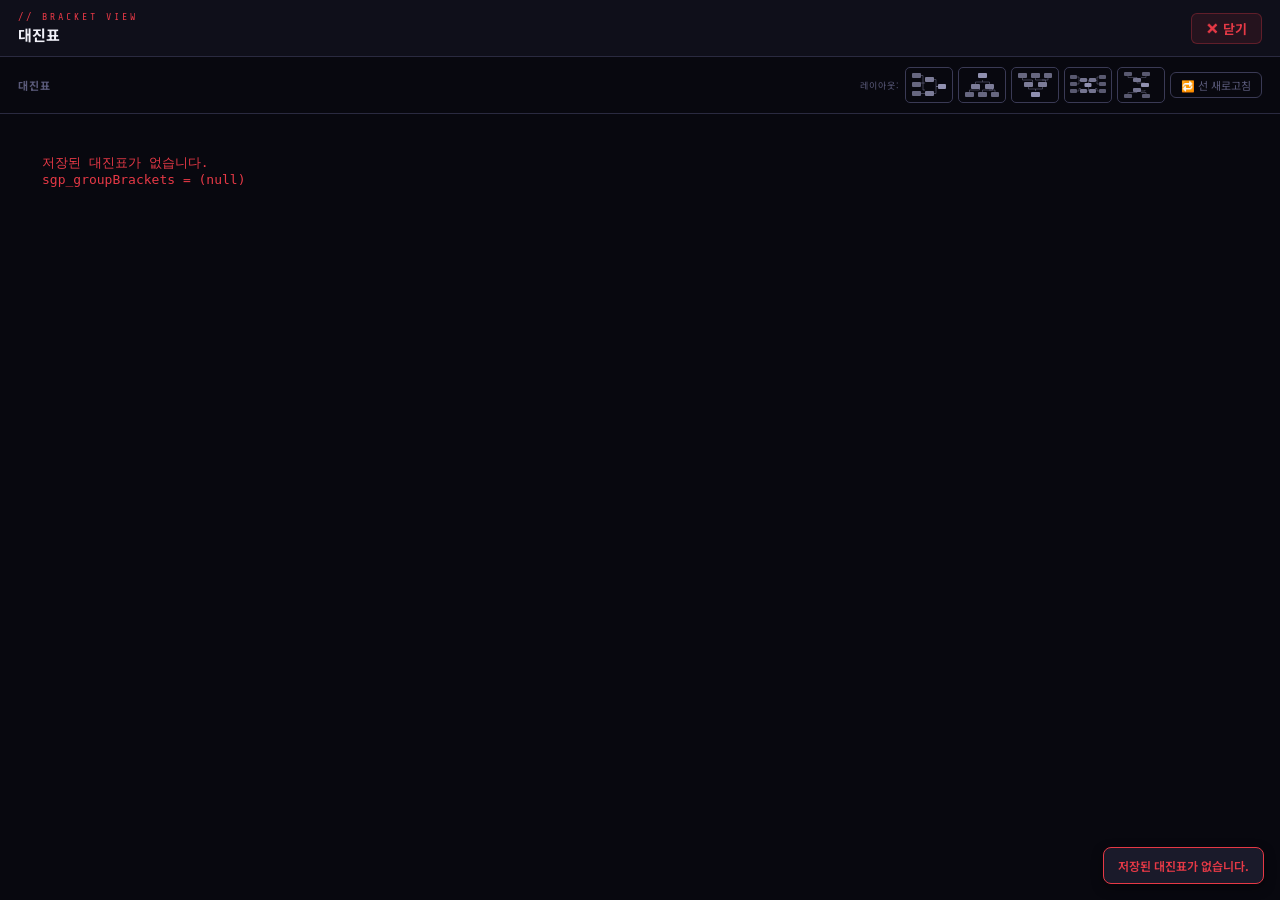
<file: bracket-view - 원본.html>
<!DOCTYPE html>
<html lang="ko">
<head>
<meta charset="UTF-8">
<title>대진표 보기 — SGP</title>
<link rel="preconnect" href="https://fonts.googleapis.com">
<link href="https://fonts.googleapis.com/css2?family=Bebas+Neue&family=Rajdhani:wght@500;600;700&family=Share+Tech+Mono&family=Noto+Sans+KR:wght@300;400;500;700&display=swap" rel="stylesheet">
<style>
*{box-sizing:border-box;margin:0;padding:0}
:root{
  --bg:#08080f;--bg2:#0f0f1a;--card:#13131f;--card2:#1a1a2a;
  --border:#2a2a40;--border2:#3a3a55;
  --red:#e63946;--accent:#4cc9f0;--green:#06d6a0;--yellow:#ffd60a;
  --text:#f0f0f8;--text2:#9090b0;--text3:#5a5a7a;
}
html,body{width:100%;height:100%;background:var(--bg);color:var(--text);font-family:'Noto Sans KR',sans-serif;overflow:hidden;}
button{cursor:pointer;font-family:'Noto Sans KR',sans-serif;}
#wrap{display:flex;flex-direction:column;height:100vh;overflow:hidden;}
#hdr{padding:11px 18px;border-bottom:1px solid var(--border);display:flex;align-items:center;justify-content:space-between;flex-shrink:0;background:var(--bg2);}
.step{display:none;flex-direction:column;flex:1;min-height:0;}
.step.on{display:flex;}
.subhdr{padding:10px 18px;border-bottom:1px solid var(--border);display:flex;align-items:center;gap:8px;flex-shrink:0;background:var(--bg);flex-wrap:wrap;}
/* 스크롤은 이 영역에만 — 창 테두리에 스크롤바 1개만 */
.scroll-area{flex:1;overflow-x:auto;overflow-y:scroll;padding:16px 18px;min-height:0;scrollbar-width:thin;scrollbar-color:var(--border2) var(--bg2);}
.scroll-area::-webkit-scrollbar{width:6px;height:6px;}
.scroll-area::-webkit-scrollbar-track{background:var(--bg2);}
.scroll-area::-webkit-scrollbar-thumb{background:var(--border2);border-radius:3px;}
.btn-back{padding:4px 10px;background:transparent;border:1px solid var(--border);color:var(--text3);border-radius:6px;font-size:11px;}
.pts-sort-btn,.pts-mode-btn{padding:4px 12px;border-radius:20px;border:1px solid var(--border);background:transparent;color:var(--text3);font-size:11px;transition:all .15s;}
.pt-card{display:flex;align-items:center;gap:10px;padding:9px 12px;background:var(--card);border:1px solid var(--border);border-radius:8px;margin-bottom:6px;}
.order-row{display:flex;align-items:center;gap:8px;padding:7px 10px;background:var(--card);border:1px solid var(--border);border-radius:7px;cursor:grab;user-select:none;margin-bottom:4px;}
#league-overlay{display:none;position:absolute;inset:0;background:rgba(10,10,15,.88);z-index:10;align-items:center;justify-content:center;flex-direction:column;gap:12px;}
#tc{position:fixed;bottom:16px;right:16px;display:flex;flex-direction:column;gap:6px;z-index:9999;}
.tos{padding:9px 14px;border-radius:8px;font-size:12px;font-weight:600;background:var(--card2);border:1px solid var(--border2);color:var(--text);box-shadow:0 4px 12px rgba(0,0,0,.4);animation:tsin .25s ease;}
.tos.success{border-color:var(--green);color:var(--green);}
.tos.error{border-color:var(--red);color:var(--red);}
.tos.info{border-color:var(--accent);color:var(--accent);}
@keyframes tsin{from{opacity:0;transform:translateY(6px)}to{opacity:1;transform:translateY(0)}}
/* 경기 카드 상단 레이블 줄바꿈 방지 */
#bracket-display [style*="color:#555"],
#pdf-preview [style*="color:#555"] { white-space: nowrap !important; }
</style>
</head>
<body>
<div id="wrap">
  <div id="hdr">
    <div>
      <div style="font-family:'Share Tech Mono',monospace;font-size:10px;color:var(--red);letter-spacing:3px;margin-bottom:2px;">// BRACKET VIEW</div>
      <div style="font-size:15px;font-weight:700;" id="win-title">대진표</div>
    </div>
    <button onclick="window.close()" style="background:rgba(230,57,70,.1);border:1px solid rgba(230,57,70,.3);color:var(--red);font-size:13px;padding:5px 14px;border-radius:6px;font-weight:700;">✕ 닫기</button>
  </div>

  <!-- STEP 3 -->
  <div id="pts-step3" class="step on">
    <div class="subhdr">
      <span style="font-size:11px;color:var(--text3);font-weight:700;letter-spacing:1px;">대진표</span>
      <div id="pts-bracket-label" style="font-size:12px;color:var(--accent);font-weight:700;margin-left:4px;"></div>
      <span id="step3-court-info" style="font-size:11px;color:var(--text3);margin-left:8px;"></span>
      <div style="margin-left:auto;display:flex;gap:5px;flex-wrap:wrap;align-items:center;">
        <span style="font-size:9px;color:var(--text3);letter-spacing:1px;">레이아웃:</span>
        <button onclick="setBracketLayout('A')" id="popup-lay-A" title="A: 좌→우" style="padding:3px 5px;border-radius:5px;border:1px solid var(--border2);background:transparent;color:var(--text2);cursor:pointer;line-height:0;"><svg width="36" height="28" viewBox="0 0 36 28" fill="none"><rect x="1" y="2" width="9" height="5" rx="1" fill="currentColor" opacity=".7"/><rect x="1" y="11" width="9" height="5" rx="1" fill="currentColor" opacity=".7"/><rect x="1" y="20" width="9" height="5" rx="1" fill="currentColor" opacity=".7"/><rect x="14" y="6" width="9" height="5" rx="1" fill="currentColor" opacity=".85"/><rect x="14" y="20" width="9" height="5" rx="1" fill="currentColor" opacity=".85"/><rect x="27" y="13" width="8" height="5" rx="1" fill="currentColor"/><path d="M10 4.5h2v7.5h2" stroke="currentColor" stroke-width=".8" opacity=".5"/><path d="M10 12h2v7h2" stroke="currentColor" stroke-width=".8" opacity=".5"/><path d="M10 22.5h2v0h2" stroke="currentColor" stroke-width=".8" opacity=".5"/><path d="M23 8.5h2v7h2" stroke="currentColor" stroke-width=".8" opacity=".5"/><path d="M23 22.5h2v-7h2" stroke="currentColor" stroke-width=".8" opacity=".5"/></svg></button>
        <button onclick="setBracketLayout('B')" id="popup-lay-B" title="B: 아래→위" style="padding:3px 5px;border-radius:5px;border:1px solid var(--border2);background:transparent;color:var(--text2);cursor:pointer;line-height:0;"><svg width="36" height="28" viewBox="0 0 36 28" fill="none"><rect x="1" y="21" width="9" height="5" rx="1" fill="currentColor" opacity=".7"/><rect x="14" y="21" width="9" height="5" rx="1" fill="currentColor" opacity=".7"/><rect x="27" y="21" width="8" height="5" rx="1" fill="currentColor" opacity=".7"/><rect x="7" y="13" width="9" height="5" rx="1" fill="currentColor" opacity=".85"/><rect x="21" y="13" width="9" height="5" rx="1" fill="currentColor" opacity=".85"/><rect x="14" y="2" width="9" height="5" rx="1" fill="currentColor"/><path d="M5.5 21v-2h10v-2" stroke="currentColor" stroke-width=".8" opacity=".5"/><path d="M18.5 21v-2h10v-2" stroke="currentColor" stroke-width=".8" opacity=".5"/><path d="M31 21v-2h-6" stroke="currentColor" stroke-width=".8" opacity=".5"/><path d="M11.5 13v-2h7v-2" stroke="currentColor" stroke-width=".8" opacity=".5"/><path d="M25.5 13v-2h-7" stroke="currentColor" stroke-width=".8" opacity=".5"/></svg></button>
        <button onclick="setBracketLayout('C')" id="popup-lay-C" title="C: 위→아래" style="padding:3px 5px;border-radius:5px;border:1px solid var(--border2);background:transparent;color:var(--text2);cursor:pointer;line-height:0;"><svg width="36" height="28" viewBox="0 0 36 28" fill="none"><rect x="1" y="2" width="9" height="5" rx="1" fill="currentColor" opacity=".7"/><rect x="14" y="2" width="9" height="5" rx="1" fill="currentColor" opacity=".7"/><rect x="27" y="2" width="8" height="5" rx="1" fill="currentColor" opacity=".7"/><rect x="7" y="11" width="9" height="5" rx="1" fill="currentColor" opacity=".85"/><rect x="21" y="11" width="9" height="5" rx="1" fill="currentColor" opacity=".85"/><rect x="14" y="21" width="9" height="5" rx="1" fill="currentColor"/><path d="M5.5 7v2h10v2" stroke="currentColor" stroke-width=".8" opacity=".5"/><path d="M18.5 7v2h10v2" stroke="currentColor" stroke-width=".8" opacity=".5"/><path d="M31 7v2h-6" stroke="currentColor" stroke-width=".8" opacity=".5"/><path d="M11.5 16v2h7v2" stroke="currentColor" stroke-width=".8" opacity=".5"/><path d="M25.5 16v2h-7" stroke="currentColor" stroke-width=".8" opacity=".5"/></svg></button>
        <button onclick="setBracketLayout('D')" id="popup-lay-D" title="D: 양쪽→가운데" style="padding:3px 5px;border-radius:5px;border:1px solid var(--border2);background:transparent;color:var(--text2);cursor:pointer;line-height:0;"><svg width="36" height="28" viewBox="0 0 36 28" fill="none"><rect x="0" y="4" width="7" height="4" rx="1" fill="currentColor" opacity=".6"/><rect x="0" y="11" width="7" height="4" rx="1" fill="currentColor" opacity=".6"/><rect x="0" y="18" width="7" height="4" rx="1" fill="currentColor" opacity=".6"/><rect x="10" y="7" width="7" height="4" rx="1" fill="currentColor" opacity=".8"/><rect x="10" y="18" width="7" height="4" rx="1" fill="currentColor" opacity=".8"/><rect x="14.5" y="12" width="7" height="4" rx="1" fill="currentColor"/><rect x="29" y="4" width="7" height="4" rx="1" fill="currentColor" opacity=".6"/><rect x="29" y="11" width="7" height="4" rx="1" fill="currentColor" opacity=".6"/><rect x="29" y="18" width="7" height="4" rx="1" fill="currentColor" opacity=".6"/><rect x="19" y="7" width="7" height="4" rx="1" fill="currentColor" opacity=".8"/><rect x="19" y="18" width="7" height="4" rx="1" fill="currentColor" opacity=".8"/><path d="M7 6h2v3.5h2" stroke="currentColor" stroke-width=".8" opacity=".45"/><path d="M7 13h2v-3.5" stroke="currentColor" stroke-width=".8" opacity=".45"/><path d="M7 20h2v-2.5h2" stroke="currentColor" stroke-width=".8" opacity=".45"/><path d="M17 9h1.5v5h-4" stroke="currentColor" stroke-width=".8" opacity=".45"/><path d="M17 20h1.5v-7" stroke="currentColor" stroke-width=".8" opacity=".45"/><path d="M29 6h-2v3.5h-2" stroke="currentColor" stroke-width=".8" opacity=".45"/><path d="M29 13h-2v-3.5" stroke="currentColor" stroke-width=".8" opacity=".45"/><path d="M29 20h-2v-2.5h-2" stroke="currentColor" stroke-width=".8" opacity=".45"/></svg></button>
        <button onclick="setBracketLayout('E')" id="popup-lay-E" title="E: 위아래→가운데" style="padding:3px 5px;border-radius:5px;border:1px solid var(--border2);background:transparent;color:var(--text2);cursor:pointer;line-height:0;"><svg width="36" height="28" viewBox="0 0 36 28" fill="none"><rect x="1" y="1" width="8" height="4" rx="1" fill="currentColor" opacity=".6"/><rect x="19" y="1" width="8" height="4" rx="1" fill="currentColor" opacity=".6"/><rect x="10" y="7" width="8" height="4" rx="1" fill="currentColor" opacity=".8"/><rect x="18" y="12" width="8" height="4" rx="1" fill="currentColor"/><rect x="10" y="17" width="8" height="4" rx="1" fill="currentColor" opacity=".8"/><rect x="1" y="23" width="8" height="4" rx="1" fill="currentColor" opacity=".6"/><rect x="19" y="23" width="8" height="4" rx="1" fill="currentColor" opacity=".6"/><path d="M5 5v1.5h9v1" stroke="currentColor" stroke-width=".8" opacity=".45"/><path d="M23 5v1.5h-5" stroke="currentColor" stroke-width=".8" opacity=".45"/><path d="M14 11v1h8v1" stroke="currentColor" stroke-width=".8" opacity=".45"/><path d="M14 21v-1h8v-1" stroke="currentColor" stroke-width=".8" opacity=".45"/><path d="M5 23v-1.5h9v-1" stroke="currentColor" stroke-width=".8" opacity=".45"/><path d="M23 23v-1.5h-5" stroke="currentColor" stroke-width=".8" opacity=".45"/></svg></button>
        <button onclick="_refreshSvgLines()" style="padding:4px 10px;background:transparent;border:1px solid var(--border2);color:var(--text3);border-radius:6px;font-size:11px;">🔁 선 새로고침</button>
      </div>
    </div>
    <div id="pts-bracket-tabs" style="display:none;padding:0;border-bottom:1px solid var(--border);flex-shrink:0;background:var(--bg2);overflow-x:auto;"></div>
    <div id="pts-bracket-view" style="flex:1;min-height:0;padding:16px 18px;overflow:hidden;display:flex;flex-direction:column;"></div>
  </div>

</div>
<div id="tc"></div>

<!-- step4.js 로드: generateBracket, renderBracketA~E 함수 사용 -->
<script src="js/step4.js"></script>
<script>
// generateBracket은 step4.js 원본 그대로 사용
// 대진표 설정 화면에서는 현재 경기 강조 표시 비활성화
function isCurrentMatchIdx(){ return false; }
// ══════════════════════════════════════════════════
// 3번 미리보기 전용: 대진표 리스트 뷰 + 경기 관리
// (기존 시각적 대진표 대신 경기장별/라운드별 경기 목록)
// ══════════════════════════════════════════════════

let _bvCurrentMatch = null; // {gi, ri, mi} 현재 선택된 경기

// 경기장+라운드 내 연속 번호 오프셋 계산
function _computeSeqOffsets(){
  const courtRound={};
  (S.groupBrackets||[]).forEach(g=>{
    const c=g.court||1;
    if(!courtRound[c]) courtRound[c]={};
    g._roundOffset={};
    (g.matches||[]).forEach((round,ri)=>{
      if(!courtRound[c][ri]) courtRound[c][ri]=0;
      g._roundOffset[ri]=courtRound[c][ri];
      courtRound[c][ri]+=round.length;
    });
  });
}

// _redrawBracketView 완전 교체 — 리스트 뷰로
function _redrawBracketView(){
  // 탭 숨김 (리스트 뷰에서는 불필요)
  const tabs=document.getElementById('pts-bracket-tabs');
  if(tabs) tabs.style.display='none';

  // 레이아웃 버튼/서브헤더 숨김
  const subhdr=document.querySelector('.subhdr');
  if(subhdr) subhdr.style.display='none';

  const view=document.getElementById('pts-bracket-view');
  if(!view) return;
  view.innerHTML='';
  view.style.cssText='flex:1;min-height:0;overflow:auto;padding:10px 14px;display:block;';

  if(!S.groupBrackets||!S.groupBrackets.length){
    view.innerHTML='<div style="color:var(--text3);padding:24px;text-align:center;font-size:13px;">저장된 대진표가 없습니다</div>';
    return;
  }

  _computeSeqOffsets();

  // 경기장별 그룹핑
  const courts={};
  S.groupBrackets.forEach((g,gi)=>{
    const c=g.court||1;
    if(!courts[c]) courts[c]=[];
    courts[c].push({g,gi});
  });

  const roundNames=['1라운드','2라운드','3라운드','4라운드','준결승','결승'];

  Object.keys(courts).map(Number).sort().forEach(courtNum=>{
    const groups=courts[courtNum];
    const maxRi=Math.max(...groups.map(({g})=>g.matches.length));

    // 경기장 헤더
    const courtDiv=document.createElement('div');
    courtDiv.style.cssText='margin-bottom:16px;';
    const courtHdr=document.createElement('div');
    courtHdr.style.cssText='font-size:10px;color:var(--accent);font-family:"Share Tech Mono",monospace;letter-spacing:2px;padding:5px 0 8px;border-bottom:1px solid rgba(76,201,240,.3);margin-bottom:8px;';
    courtHdr.textContent=`// 경기장 ${courtNum}`;
    courtDiv.appendChild(courtHdr);

    // 라운드별 경기 나열
    for(let ri=0;ri<maxRi;ri++){
      // 이 라운드에 경기가 있는지 확인
      const hasMatches=groups.some(({g})=>g.matches[ri]&&g.matches[ri].length);
      if(!hasMatches) continue;

      const maxRiTotal=Math.max(...groups.map(({g})=>g.matches.length));
      const rName=ri===maxRiTotal-1&&maxRiTotal>1?'결승':roundNames[ri]||`${ri+1}라운드`;

      const roundHdr=document.createElement('div');
      roundHdr.style.cssText='font-size:9px;color:#aaaaaa;font-family:"Share Tech Mono",monospace;letter-spacing:1px;padding:6px 2px 4px;margin-top:4px;';
      roundHdr.textContent=rName;
      courtDiv.appendChild(roundHdr);

      groups.forEach(({g,gi})=>{
        if(!g.matches[ri]) return;
        g.matches[ri].forEach((m,mi)=>{
          const seqNum=((g._roundOffset&&g._roundOffset[ri]!=null)?g._roundOffset[ri]:0)+mi+1;
          const label=`${courtNum}-${ri+1}-${seqNum}`;
          const shortLabel=g.label.split('/').map(s=>s.trim()).map((p,pi)=>pi===0?p:p.replace('부','')).join('·');
          courtDiv.appendChild(_bvBuildRow(g,gi,ri,mi,m,label,shortLabel));
        });
      });
    }

    view.appendChild(courtDiv);
  });
}

function _bvBuildRow(g,gi,ri,mi,m,label,shortLabel){
  const isCur=_bvCurrentMatch&&_bvCurrentMatch.gi===gi&&_bvCurrentMatch.ri===ri&&_bvCurrentMatch.mi===mi;
  const isDone=!!m.winner;
  const isBye=m.p1&&!m.p2;
  const p1n=m.p1?.name||'?';
  const p2n=m.p2?.name||'?';
  const winnerN=m.winner?.name;

  const row=document.createElement('div');
  row.style.cssText=`
    display:flex;align-items:center;gap:8px;padding:6px 10px;
    border-radius:6px;margin-bottom:3px;cursor:pointer;
    border:1px solid ${isCur?'var(--red)':isDone?'rgba(6,214,160,.4)':'var(--border)'};
    background:${isCur?'rgba(230,57,70,.08)':isDone?'rgba(6,214,160,.04)':'var(--card)'};
    transition:background .1s;
  `;
  row.onmouseover=()=>{ if(!isCur) row.style.background='var(--card2)'; };
  row.onmouseout=()=>{ row.style.background=isCur?'rgba(230,57,70,.08)':isDone?'rgba(6,214,160,.04)':'var(--card)'; };

  // 경기 번호
  const lbl=document.createElement('span');
  lbl.style.cssText=`font-size:10px;font-weight:700;color:${isCur?'var(--red)':'var(--accent)'};font-family:"Share Tech Mono",monospace;min-width:52px;flex-shrink:0;`;
  lbl.textContent=label;
  row.appendChild(lbl);

  // 체급
  const grpLbl=document.createElement('span');
  grpLbl.style.cssText='font-size:9px;color:var(--text3);min-width:72px;flex-shrink:0;white-space:nowrap;overflow:hidden;text-overflow:ellipsis;';
  grpLbl.textContent=shortLabel;
  row.appendChild(grpLbl);

  // 선수
  const players=document.createElement('span');
  players.style.cssText='font-size:11px;font-weight:600;flex:1;overflow:hidden;text-overflow:ellipsis;white-space:nowrap;';
  if(isBye){
    players.innerHTML=`<span style="color:#d0d0d0;">${p1n}</span> <span style="font-size:9px;color:var(--accent);">BYE</span>`;
  } else {
    const c1=winnerN?winnerN===p1n?'#06d6a0':'#555':'#d0d0d0';
    const c2=winnerN?winnerN===p2n?'#06d6a0':'#555':'#d0d0d0';
    players.innerHTML=`<span style="color:${c1};">${p1n}</span><span style="color:var(--red);font-size:10px;margin:0 4px;font-family:'Bebas Neue',cursive;">VS</span><span style="color:${c2};">${p2n}</span>`;
  }
  row.appendChild(players);

  // 상태 뱃지
  if(isCur){
    const badge=document.createElement('span');
    badge.style.cssText='font-size:8px;color:var(--red);border:1px solid var(--red);border-radius:3px;padding:1px 5px;font-family:"Share Tech Mono",monospace;flex-shrink:0;';
    badge.textContent='LIVE';
    row.appendChild(badge);
  } else if(isDone){
    const badge=document.createElement('span');
    badge.style.cssText='font-size:9px;color:var(--green);flex-shrink:0;';
    badge.textContent='✓';
    row.appendChild(badge);
  }

  row.onclick=(e)=>_bvShowModal(e,g,gi,ri,mi,m,label,shortLabel);
  return row;
}

function _bvShowModal(e,g,gi,ri,mi,m,label,shortLabel){
  document.getElementById('bv-action-modal')?.remove();
  const modal=document.createElement('div');
  modal.id='bv-action-modal';
  modal.style.cssText=`
    position:fixed;z-index:9999;
    background:var(--card2);border:1px solid var(--border2);
    border-radius:12px;padding:6px;min-width:230px;
    box-shadow:0 8px 32px rgba(0,0,0,.6);animation:tsin .15s ease;
  `;

  const hdr=document.createElement('div');
  hdr.style.cssText='padding:5px 12px 7px;font-size:10px;color:var(--text3);font-family:"Share Tech Mono",monospace;border-bottom:1px solid var(--border);margin-bottom:4px;';
  hdr.textContent=`// ${label} · ${shortLabel}`;
  modal.appendChild(hdr);

  const mkBtn=(icon,text,color,fn)=>{
    const b=document.createElement('button');
    b.style.cssText=`display:flex;align-items:center;gap:9px;padding:9px 12px;width:100%;border:none;background:transparent;color:${color};font-size:12px;font-weight:600;cursor:pointer;border-radius:8px;font-family:'Noto Sans KR',sans-serif;text-align:left;`;
    b.onmouseover=()=>b.style.background='rgba(255,255,255,.07)';
    b.onmouseout=()=>b.style.background='transparent';
    b.innerHTML=`<span style="font-size:15px;width:20px;text-align:center;">${icon}</span><span>${text}</span>`;
    b.onclick=()=>{ modal.remove(); fn(); };
    return b;
  };

  const isDone=!!m.winner;
  const isBye=m.p1&&!m.p2;
  const courtNum=g.court||1;

  // 현재 경기 선택
  modal.appendChild(mkBtn('▶','현재 경기 선택','var(--accent)',()=>{
    _bvCurrentMatch={gi,ri,mi};
    const p1n=m.p1?.name||'—', p2n=m.p2?.name||'—';
    try{
      const bc=new BroadcastChannel('sgp_cmd');
      bc.postMessage({type:'set_match',p1:p1n,p2:p2n,label:shortLabel,court:courtNum});
      bc.close();
    }catch(ex){}
    try{ localStorage.setItem(`sgp_display_vs_court_${courtNum}`,JSON.stringify({p1:p1n,p2:p2n,label:shortLabel,court:courtNum})); }catch(ex){}
    _redrawBracketView();
  }));

  // 승자 선택 (BYE 아니고 미완료)
  if(!isBye&&!isDone){
    if(m.p1) modal.appendChild(mkBtn('🏆',`${m.p1.name} 승`,'var(--green)',()=>_bvRecordWinner(g,gi,ri,mi,'p1')));
    if(m.p2) modal.appendChild(mkBtn('🏆',`${m.p2.name} 승`,'#ffd60a',()=>_bvRecordWinner(g,gi,ri,mi,'p2')));
  }

  // 결과 취소 (완료된 경우)
  if(isDone){
    modal.appendChild(mkBtn('↩','결과 취소','var(--red)',()=>{
      delete g.matches[ri][mi].winner;
      // 다음 라운드 선수 이름도 tbd로 되돌리기
      const key=`${ri}-${mi}`;
      if(g.matches[ri+1]){
        g.matches[ri+1].forEach(nm=>{
          if(nm.fromA===key&&nm.p1) { nm.p1.tbd=true; }
          if(nm.fromB===key&&nm.p2) { nm.p2.tbd=true; }
        });
      }
      _bvSave();
      _redrawBracketView();
    }));
  }

  document.body.appendChild(modal);

  // 위치
  const rect=e.currentTarget.getBoundingClientRect();
  let top=rect.bottom+4, left=rect.left;
  if(top+220>window.innerHeight) top=rect.top-220;
  if(left+240>window.innerWidth) left=window.innerWidth-250;
  modal.style.top=top+'px'; modal.style.left=left+'px';

  setTimeout(()=>{
    const close=(ev)=>{ if(!modal.contains(ev.target)){ modal.remove(); document.removeEventListener('click',close,true); }};
    document.addEventListener('click',close,true);
  },100);
}

function _bvRecordWinner(g,gi,ri,mi,which){
  const m=g.matches[ri][mi];
  const winner=which==='p1'?m.p1:m.p2;
  if(!winner) return;
  m.winner=winner;

  // 다음 라운드 선수 이름 업데이트
  const key=`${ri}-${mi}`;
  if(g.matches[ri+1]){
    g.matches[ri+1].forEach(nm=>{
      if(nm.fromA===key&&nm.p1) { nm.p1.name=winner.name; nm.p1.tbd=false; }
      if(nm.fromB===key&&nm.p2) { nm.p2.name=winner.name; nm.p2.tbd=false; }
    });
  }

  // 현재경기 해제
  if(_bvCurrentMatch&&_bvCurrentMatch.gi===gi&&_bvCurrentMatch.ri===ri&&_bvCurrentMatch.mi===mi){
    _bvCurrentMatch=null;
  }

  _bvSave();
  _redrawBracketView();

  // 전광판에 승자 알림
  try{
    const bc=new BroadcastChannel('sgp_cmd');
    bc.postMessage({type:'winner',name:winner.name});
    bc.close();
  }catch(ex){}
}

function _bvSave(){
  try{
    const clean=S.groupBrackets.map(g=>({
      ...g,
      matches:g.matches.map(round=>round.map(m=>{
        const {_groupObj,...rest}=m; return rest;
      }))
    }));
    localStorage.setItem('sgp_groupBrackets',JSON.stringify(clean));
    localStorage.setItem('sgp_bracket_temp',JSON.stringify({groupBrackets:clean,savedAt:new Date().toLocaleTimeString()}));
    // bracket-window.html에도 동기화
    try{ localStorage.setItem('sgp_step','3'); }catch(ex){}
  }catch(ex){}
}

// renderBracketTabs는 리스트 뷰에서 불필요하므로 빈 함수로
function renderBracketTabs(){ }

// localStorage 변경 감지 → 다른 창에서 데이터 바뀌면 자동 새로고침
window.addEventListener('storage',e=>{
  if(e.key==='sgp_groupBrackets'){
    try{
      const gb=JSON.parse(e.newValue||'[]');
      if(gb.length){ S.groupBrackets=gb; _redrawBracketView(); }
    }catch(ex){}
  }
});


// ── _renderBracketHTML 연결선 오버라이드 ──
// step4.js의 getBoundingClientRect 방식은 iframe 환경에서 좌표가 틀어지므로
// bracket-view.html에서만 순수 수학 계산으로 덮어씀 (step4.js는 건드리지 않음)
(function(){
  const _orig = _renderBracketHTML;
  _renderBracketHTML = function(wrap, rounds, direction, reversed){
    // 1) 원본 함수로 카드/박스 DOM 먼저 렌더
    _orig(wrap, rounds, direction, reversed);

    // 2) 원본이 그린 SVG 연결선 제거 후 수학 계산으로 재작성
    requestAnimationFrame(()=>{
      // 원본 rAF가 그린 SVG 제거
      wrap.querySelectorAll('svg[data-bv-lines]').forEach(s=>s.remove());
      // 원본이 붙인 첫 번째 SVG도 제거 (position:absolute, top:0, left:0)
      const outerWrap=wrap.querySelector('[style*="position:relative"]');
      if(!outerWrap) return;
      const container=outerWrap.querySelector('[style*="position:relative"]') || outerWrap.firstElementChild;
      if(!container) return;
      container.querySelectorAll('svg').forEach(s=>s.remove());
      outerWrap.querySelectorAll(':scope>svg').forEach(s=>s.remove());

      const T=rounds.length;
      if(T<2) return;
      const SLOT_H=90, BOX_W=180, GAP=40, PAD=8, LABEL_H=24;
      const r0len=rounds[0].length;
      const totalSlotH=r0len*SLOT_H;

      const colLeft =(ri)=>reversed ? PAD+(T-1-ri)*(BOX_W+GAP) : PAD+ri*(BOX_W+GAP);
      const colRight=(ri)=>colLeft(ri)+BOX_W;
      const W=PAD*2+T*(BOX_W+GAP)-GAP;
      const H=r0len*SLOT_H+LABEL_H+PAD+40;

      const dirOff=(ri)=>{
        const usedH=rounds[ri].length*SLOT_H;
        if(direction==='bottom') return totalSlotH-usedH;
        if(direction==='center') return (totalSlotH-usedH)/2;
        return 0;
      };
      const getBoxCy=(ri,mi)=>{
        if(ri===0) return LABEL_H+PAD+dirOff(0)+mi*SLOT_H+SLOT_H/2;
        const m=rounds[ri][mi];
        let srcA,srcB;
        if(m&&m.fromA){ const [fr,fm]=m.fromA.split('-').map(Number); srcA=fr===ri-1?fm:mi*2; }
        else { srcA=mi*2; }
        if(m&&m.fromB){ const [fr,fm]=m.fromB.split('-').map(Number); srcB=fr===ri-1?fm:mi*2+1; }
        else { srcB=null; }
        const cyA=getBoxCy(ri-1,srcA);
        if(srcB===null) return cyA;
        const cyB=srcB<rounds[ri-1].length?getBoxCy(ri-1,srcB):cyA;
        return(cyA+cyB)/2;
      };
      const getBox=(ri,mi)=>({left:colLeft(ri),right:colRight(ri),cy:getBoxCy(ri,mi)});

      const svg=document.createElementNS('http://www.w3.org/2000/svg','svg');
      svg.setAttribute('data-bv-lines','1');
      svg.style.cssText='position:absolute;top:0;left:0;pointer-events:none;overflow:visible;';
      svg.setAttribute('width',W);svg.setAttribute('height',H);

      const PATH=(d)=>{
        const p=document.createElementNS('http://www.w3.org/2000/svg','path');
        p.setAttribute('d',d);p.setAttribute('stroke','#ffffff');
        p.setAttribute('stroke-width','2');p.setAttribute('fill','none');
        p.setAttribute('stroke-linecap','square');svg.appendChild(p);
      };

      rounds.forEach((matches,ri)=>{
        if(ri>=T-1) return;
        rounds[ri+1].forEach((nm,nmi)=>{
          let srcA,srcB;
          if(nm.fromA){ const [fr,fm]=nm.fromA.split('-').map(Number); srcA=fr===ri?fm:nmi*2; }
          else { srcA=nmi*2; }
          if(nm.fromB){ const [fr,fm]=nm.fromB.split('-').map(Number); srcB=fr===ri?fm:nmi*2+1; }
          else { srcB=nmi*2+1; }
          const hasB=nm.fromB!=null&&srcB<matches.length;
          const a=getBox(ri,srcA), b=hasB?getBox(ri,srcB):null, t=getBox(ri+1,nmi);
          if(reversed){
            const ax=a.left,bx=b?b.left:a.left,tx=t.right,ay=a.cy,midX=(ax+tx)/2;
            if(b){
              const by=b.cy,midY=(ay+by)/2;
              PATH(`M${ax},${ay} H${midX}`);PATH(`M${bx},${by} H${midX}`);
              PATH(`M${midX},${ay} V${by}`);PATH(`M${midX},${midY} H${tx}`);
            } else {
              Math.abs(ay-t.cy)<1?PATH(`M${ax},${ay} H${tx}`):PATH(`M${ax},${ay} H${midX} V${t.cy} H${tx}`);
            }
          } else {
            const ax=a.right,bx=b?b.right:a.right,tx=t.left,ay=a.cy,midX=(ax+tx)/2;
            if(b){
              const by=b.cy,midY=(ay+by)/2;
              PATH(`M${ax},${ay} H${midX}`);PATH(`M${bx},${by} H${midX}`);
              PATH(`M${midX},${ay} V${by}`);PATH(`M${midX},${midY} H${tx}`);
            } else {
              Math.abs(ay-t.cy)<1?PATH(`M${ax},${ay} H${tx}`):PATH(`M${ax},${ay} H${midX} V${t.cy} H${tx}`);
            }
          }
        });
      });

      // SVG를 container에 붙임
      container.style.position='relative';
      container.appendChild(svg);
    });
  };
})();

// ── 선 새로고침 ──
function _refreshSvgLines(){
  if(document.getElementById('pts-step3').classList.contains('on')){
    renderBracketTabs();
    _redrawBracketView();
  } else {
    _renderPdfPreview(_getSelectedGroups());
  }
}

// ── 이름 가리기 토글 ──
window._hideNames=false;
function toggleHideNames(){
  _hideNames=window._hideNames=!window._hideNames;
  const btn=document.getElementById('btn-hide-names');
  if(btn){
    btn.textContent=_hideNames?'👁 이름 보이기':'👁 이름 가리기';
    btn.style.borderColor=_hideNames?'var(--accent)':'var(--border2)';
    btn.style.background=_hideNames?'rgba(76,201,240,.12)':'transparent';
    btn.style.color=_hideNames?'var(--accent)':'var(--text3)';
  }
  _renderPdfPreview(_getSelectedGroups());
  /* _renderPdfPreview가 bracket-display를 초기화하면서 헤더를 지우므로 재렌더 */
  if(typeof _renderInfoHeader==='function') _renderInfoHeader();
}

// ── 이름 보존 브라켓 생성 (slots의 player.name을 번호+이름으로 표시) ──
function _generateBracketKeepNames(players){
  const n=players.length;
  if(!n)return[[]];
  const round1=[];
  const isOdd=n%2===1;
  let slotNum=1;
  if(isOdd){
    const p=players[0];
    round1.push({p1:{name:`${slotNum++}번${p?` (${p.name})`:''}`,id:slotNum-1},p2:null,bye:true});
  }
  const rest=isOdd?players.slice(1):players;
  for(let i=0;i<rest.length;i+=2){
    const pa=rest[i], pb=rest[i+1];
    round1.push({
      p1:{name:`${slotNum++}번${pa?` (${pa.name})`:''}`,id:slotNum-1},
      p2:{name:`${slotNum++}번${pb?` (${pb.name})`:''}`,id:slotNum-1},
      bye:false
    });
  }
  return[round1];
}

// renderBracketD/E 오버라이드 — 내부 overflow 제거, 외부 하나만 스크롤
function _stripInnerScroll(div){
  div.querySelectorAll('*').forEach(el=>{
    if(el.style.overflow==='auto'||el.style.overflowX==='auto'||el.style.overflowY==='auto'){
      el.style.overflow='visible';
    }
  });
}

renderBracketD = function(wrap){
  if(!S.matches||!S.matches.length)return;
  const leftRounds=[], rightRounds=[];
  S.matches.forEach(round=>{
    const h=Math.ceil(round.length/2);
    leftRounds.push(round.slice(0,h));
    rightRounds.push(round.slice(h));
  });
  const outerWrap=document.createElement('div');
  outerWrap.style.cssText='display:flex;flex-direction:row;align-items:flex-start;overflow:auto;padding-bottom:8px;';
  const lDiv=document.createElement('div');
  const rDiv=document.createElement('div');
  _renderBracketHTML(lDiv,leftRounds,'top',false);
  _renderBracketHTML(rDiv,[...rightRounds].reverse(),'top',true);
  _stripInnerScroll(lDiv);
  _stripInnerScroll(rDiv);
  outerWrap.appendChild(lDiv);
  outerWrap.appendChild(rDiv);
  wrap.appendChild(outerWrap);
};

renderBracketE = function(wrap){
  if(!S.matches||!S.matches.length)return;
  const topRounds=[], botRounds=[];
  S.matches.forEach(round=>{
    const h=Math.ceil(round.length/2);
    topRounds.push(round.slice(0,h));
    botRounds.push(round.slice(h));
  });
  const outerWrap=document.createElement('div');
  outerWrap.style.cssText='display:flex;flex-direction:column;overflow:auto;padding-bottom:8px;';
  const tDiv=document.createElement('div');
  const bDiv=document.createElement('div');
  _renderBracketHTML(tDiv,topRounds,'top-down');
  _renderBracketHTML(bDiv,[...botRounds].reverse(),'bottom-up');
  _stripInnerScroll(tDiv);
  _stripInnerScroll(bDiv);
  outerWrap.appendChild(tDiv);
  outerWrap.appendChild(bDiv);
  wrap.appendChild(outerWrap);
};
// ── localStorage에서 참가자 데이터 읽기 ──
let _pts = [];
try { _pts = JSON.parse(localStorage.getItem('sgp_bw_pts') || '[]'); } catch(e) {}

// step4.js가 전역에서 참조하는 S 객체
let S = { pts:_pts, matches:[], groupBrackets:[], activeGroup:0, laps:1 };
window.S = S; // 팝업에서 window.opener.S로 접근 가능하게

function toast(msg, type='info'){
  const c=document.getElementById('tc');
  const d=document.createElement('div');
  d.className='tos '+(type||'');
  d.textContent=msg;
  c.appendChild(d);
  setTimeout(()=>d.remove(), 2500);
}

function showByeSelector(players, title, callback){ callback(players[0]); }

window.addEventListener('message', e=>{
  if(!e.data||e.data.type!=='sgp_pts_update') return;
  _pts=e.data.pts||[]; S.pts=_pts;
  autoDetectSortKeys();
  renderList();
  renderPtsOverview();
});

// 완전히 로드된 뒤 부모창에 "준비됨" 신호 → 부모가 데이터를 밀어줌
// (localStorage가 있으면 이미 renderList()로 표시되므로 추가 요청은 스킵)
window.addEventListener('load', ()=>{
  if(!_pts.length && window.opener){
    try{ window.opener.postMessage({type:'sgp_pts_request'},'*'); }catch(e){}
  }
});

let _sortKeys=[], _groups={}, _mode='tournament';
let _assignMode=false, _assignSlotNum=null, _linkSel=null;
let _byeAssigned=null; // {ri, mi} 부전승 배정된 경기
// _bracketLayout은 step4.js에서 선언됨 — 중복 선언 금지

function autoDetectSortKeys(){
  _sortKeys=[];
  if(S.pts.some(p=>p.gender&&p.gender.trim())) _sortKeys.push('gender');
  if(S.pts.some(p=>p.division&&p.division.trim())) _sortKeys.push('division');
  if(S.pts.some(p=>p.weight&&p.weight.trim())) _sortKeys.push('weight');
  if(S.pts.some(p=>p.team&&p.team.trim()) && !_sortKeys.length) _sortKeys.push('team');
  // 버튼 하이라이트 동기화
  ['gender','division','weight','team'].forEach(k=>{
    const btn=document.getElementById('sort-'+k);
    if(!btn) return;
    const on=_sortKeys.includes(k);
    btn.style.borderColor=on?'var(--accent)':'var(--border)';
    btn.style.background=on?'rgba(76,201,240,.12)':'transparent';
    btn.style.color=on?'var(--accent)':'var(--text3)';
  });
}


function show(stepId){
  // bracket-view: pts-step3만 허용, 나머지는 무시
  if(stepId !== 'pts-step3') return;
  const el=document.getElementById('pts-step3');
  if(el) el.classList.add('on');
  const ci=document.getElementById('step3-court-info');
  if(ci) ci.textContent=`경기장 ${_courtCount||1}개`;
  ['A','B','C','D','E'].forEach(x=>{
    const btn=document.getElementById('popup-lay-'+x);
    if(!btn) return;
    const active=x===(_bracketLayout||'A');
    btn.style.borderColor=active?'var(--red)':'var(--border2)';
    btn.style.background=active?'rgba(230,57,70,.2)':'transparent';
    btn.style.color=active?'var(--red)':'var(--text2)';
  });
}

function togglePtsSort(key){
  const idx=_sortKeys.indexOf(key);
  if(idx>=0) _sortKeys.splice(idx,1); else _sortKeys.push(key);
  const on=_sortKeys.includes(key);
  const btn=document.getElementById('sort-'+key);
  btn.style.borderColor=on?'var(--accent)':'var(--border)';
  btn.style.background=on?'rgba(76,201,240,.12)':'transparent';
  btn.style.color=on?'var(--accent)':'var(--text3)';
  renderList();
}

function renderList(){
  const list=document.getElementById('pts-popup-list');
  if(!list) return;
  document.getElementById('win-title').textContent='참가자 명단 (총 '+S.pts.length+'명)';
  list.innerHTML='';

  // 요약 정보
  const summaryEl=document.getElementById('pts-summary');
  if(summaryEl){
    const parts=[];
    const genders=[...new Set(S.pts.map(p=>p.gender).filter(Boolean))];
    const divisions=[...new Set(S.pts.map(p=>p.division).filter(Boolean))];
    const weights=[...new Set(S.pts.map(p=>p.weight).filter(Boolean))];
    if(genders.length) parts.push('성별 '+genders.length);
    if(divisions.length) parts.push('부문 '+divisions.length);
    if(weights.length) parts.push('체급 '+weights.length);
    summaryEl.textContent=parts.join(' / ');
  }

  const groups={};
  if(!_sortKeys.length){
    groups['전체']=[...S.pts];
  } else {
    S.pts.forEach(p=>{
      const key=_sortKeys.map(k=>p[k]||'미분류').join(' / ');
      if(!groups[key]) groups[key]=[];
      groups[key].push(p);
    });
  }

  Object.entries(groups).sort((a,b)=>a[0].localeCompare(b[0],'ko')).forEach(([gname,members])=>{
    const sec=document.createElement('div');
    sec.style.cssText='margin-bottom:14px;';
    sec.innerHTML=`
      <div style="display:flex;align-items:center;gap:8px;margin-bottom:6px;padding-bottom:5px;border-bottom:1px solid var(--border);">
        <span style="font-size:11px;font-weight:700;">${gname}</span>
        <span style="font-size:10px;color:var(--text3);background:var(--card2);padding:1px 7px;border-radius:8px;">${members.length}명</span>
      </div>
      <div style="display:grid;grid-template-columns:repeat(auto-fill,minmax(100px,1fr));gap:4px;">
        ${members.map((p,i)=>`
          <div style="display:flex;align-items:center;gap:5px;padding:4px 7px;background:var(--card);border:1px solid var(--border);border-radius:5px;min-width:0;">
            <span style="font-size:9px;color:var(--text3);flex-shrink:0;">${i+1}</span>
            <div style="width:5px;height:5px;border-radius:50%;background:${p.color||'var(--text3)'};flex-shrink:0;"></div>
            ${p.gender?`<span style="font-size:8px;padding:0 3px;border-radius:2px;flex-shrink:0;background:${p.gender==='남'?'rgba(76,201,240,0.2)':'rgba(255,100,150,0.2)'};color:${p.gender==='남'?'#4cc9f0':'#ff6496'}">${p.gender}</span>`:''}
            <span style="font-size:11px;font-weight:600;white-space:nowrap;overflow:hidden;text-overflow:ellipsis;">${p.name}</span>
          </div>`).join('')}
      </div>`;
    list.appendChild(sec);
  });
}

function confirmPtsGroup(){
  if(!_sortKeys.length){ _groups={'전체':[...S.pts]}; }
  else {
    _groups={};
    S.pts.forEach(p=>{
      const k=_sortKeys.map(k2=>p[k2]||'미분류').join(' / ');
      if(!_groups[k]) _groups[k]=[];
      _groups[k].push(p);
    });
  }
  try {
    localStorage.setItem('sgp_groups', JSON.stringify(_groups));
    localStorage.setItem('sgp_sortKeys', JSON.stringify(_sortKeys));
    localStorage.setItem('sgp_pts', JSON.stringify(S.pts));
    localStorage.setItem('sgp_courtCount', String(_courtCount||1));
    localStorage.setItem('sgp_layout', _bracketLayout||'A');
  } catch(e){}
  toast('저장 완료!', 'success');
  // [bracket-view: 제거됨] 라인 338
  setCompType(_compType||'national');
  setCourtCount(_courtCount||1);
  _bracketLayout='A';
  setLayoutAndHighlight('A');
  requestAnimationFrame(_initLayoutTooltips);
  document.getElementById('bracket-preview-panel').style.display='block';
  updateBracketPreview();
  renderPtsOverview();
}
  // [bracket-view: 제거됨] 라인 348
let _compType='national';
let _courtCount=1;

function setCompType(type){
  _compType=type;
  document.querySelectorAll('.comp-type-btn').forEach(b=>{
    const active=b.dataset.type===type;
    b.style.borderColor=active?'var(--accent)':'var(--border)';
    b.style.background=active?'rgba(76,201,240,.15)':'transparent';
    b.style.color=active?'var(--accent)':'var(--text2)';
  });
}

function setCourtCount(n){
  _courtCount=n;
  try{ localStorage.setItem('sgp_courtCount', String(n)); }catch(e){}
  document.querySelectorAll('.court-btn').forEach(b=>{
    const active=Number(b.dataset.count)===n;
    b.style.borderColor=active?'var(--red)':'var(--border)';
    b.style.background=active?'rgba(230,57,70,.2)':'transparent';
    b.style.color=active?'var(--red)':'var(--text2)';
  });
  updateBracketPreview();
}


function setLayoutAndHighlight(l){
  _bracketLayout=l;
  ['A','B','C','D','E'].forEach(x=>{
    const btn=document.getElementById('setup-lay-'+x);
    if(!btn) return;
    const active=x===l;
    btn.style.borderColor=active?'var(--red)':'var(--border2)';
    btn.style.background=active?'rgba(230,57,70,.2)':'transparent';
    btn.style.color=active?'var(--red)':'var(--text2)';
  });
  // D형 말풍선 경기장 수 반영
  const tipD=document.getElementById('tip-D-court');
  if(tipD){
    tipD.textContent=`경기장 ${_courtCount}개 → ${_courtCount}곳에서 출발해 가운데 결승`;
  }
  updateBracketPreview();
}

function updateBracketPreview(){
  const panel=document.getElementById('bracket-preview-panel');
  const svgWrap=document.getElementById('bracket-preview-svg');
  const label=document.getElementById('preview-label');
  const desc=document.getElementById('preview-desc');
  const stats=document.getElementById('preview-stats');
  const n=_courtCount||1, ly=_bracketLayout||'A';
  if(!ly){panel.style.display='none';return;}
  panel.style.display='block';

  const layoutNames={A:'A형 (좌→우)',B:'B형 (아래→위)',C:'C형 (위→아래)',D:'D형 (양방향→중앙)',E:'E형 (상하→중앙)'};
  const layoutDescs={A:'경기장 1개 적합',B:'경기장 1개 적합',C:'경기장 1개 적합',D:`경기장 ${n}개 — 좌우 분산 후 가운데 결승`,E:`경기장 ${n}개 — 상하 분산 후 가운데 결승`};
  label.textContent=layoutNames[ly]||ly+'형';
  desc.textContent=layoutDescs[ly]||'';

  const _ec=(ly==='D'||ly==='E')?Math.max(2,n):1;
  const _erMap={A:4,B:4,C:4,D:4,E:3};
  const _er=_erMap[ly]||4;
  stats.innerHTML=`<span style="font-size:11px;color:var(--text3);">예시)</span> <span style="font-size:13px;color:var(--text2);font-weight:700;">16명 &nbsp;/&nbsp; ${_ec}경기장 &nbsp;/&nbsp; ${_er}라운드</span>`;
  svgWrap.innerHTML=getBracketPreviewSVG(n,ly);
}

function getBracketPreviewSVG(courts,layout){
  const C='rgba(76,201,240,0.25)', S='rgba(76,201,240,0.55)', F='rgba(230,57,70,0.5)', A='rgba(76,201,240,0.9)';
  const box=(x,y,w=52,h=18,col=C,sc=S)=>`<rect x="${x}" y="${y}" width="${w}" height="${h}" rx="3" fill="${col}" stroke="${sc}" stroke-width="1"/>`;
  const line=(d,op=0.4)=>`<path d="${d}" fill="none" stroke="rgba(76,201,240,${op})" stroke-width="0.9"/>`;
  const txt=(x,y,t,col='rgba(240,240,248,0.5)',fs=9)=>`<text x="${x}" y="${y}" text-anchor="middle" fill="${col}" font-size="${fs}" font-family="'Share Tech Mono',monospace">${t}</text>`;
  const fbox=(x,y,w=52,h=18)=>`<rect x="${x}" y="${y}" width="${w}" height="${h}" rx="3" fill="${F}" stroke="rgba(230,57,70,0.8)" stroke-width="1.5"/>`;

  if(layout==='A'){
    return `<svg viewBox="0 0 500 260" xmlns="http://www.w3.org/2000/svg" style="width:100%;height:auto;display:block;">
      ${txt(250,12,'A형 — 좌→우 단방향','rgba(76,201,240,0.7)',10)}
      ${txt(30,24,'1R','rgba(76,201,240,0.4)',8)}
      ${txt(130,24,'2R','rgba(76,201,240,0.4)',8)}
      ${txt(220,24,'3R','rgba(76,201,240,0.4)',8)}
      ${txt(400,24,'결승','rgba(230,57,70,0.8)',8)}
      ${box(4,28,52,20)}${box(4,54,52,20)}${box(4,84,52,20)}${box(4,110,52,20)}
      ${box(4,140,52,20)}${box(4,166,52,20)}${box(4,196,52,20)}${box(4,222,52,20)}
      ${box(84,41,52,20)}${box(84,97,52,20)}${box(84,153,52,20)}${box(84,209,52,20)}
      ${box(164,69,52,20)}${box(164,181,52,20)}
      ${fbox(320,115,120,30)}
      ${txt(380,134,'🏆 결승','rgba(230,57,70,0.95)',10)}
      ${line('M56 38 H70 V51 H84')}${line('M56 64 H70 V51 H70')}
      ${line('M56 94 H70 V107 H84')}${line('M56 120 H70 V107 H70')}
      ${line('M56 150 H70 V163 H84')}${line('M56 176 H70 V163 H70')}
      ${line('M56 206 H70 V219 H84')}${line('M56 232 H70 V219 H70')}
      ${line('M136 51 H150 V79 H164')}${line('M136 107 H150 V79 H150')}
      ${line('M136 163 H150 V191 H164')}${line('M136 219 H150 V191 H150')}
      ${line('M216 79 H268 V130 H320','0.7')}${line('M216 191 H268 V130 H268','0.7')}
    </svg>`;
  }
  if(layout==='B'){
    return `<svg viewBox="0 0 500 270" xmlns="http://www.w3.org/2000/svg" style="width:100%;height:auto;display:block;">
      ${txt(250,14,'B형 — 아래→위 단방향','rgba(76,201,240,0.7)',10)}
      ${txt(250,30,'결승','rgba(230,57,70,0.8)',8)}
      ${fbox(175,36,150,26)}
      ${txt(250,53,'🏆 결승','rgba(230,57,70,0.95)',10)}
      ${txt(250,82,'3R','rgba(76,201,240,0.4)',8)}
      ${box(82,88,90,22)}${box(328,88,90,22)}
      ${line('M127 88 L127 70 L250 70 L250 62','0.6')}
      ${line('M373 88 L373 70 L250 70','0.6')}
      ${txt(250,130,'2R','rgba(76,201,240,0.4)',8)}
      ${box(45,136,50,22)}${box(165,136,50,22)}${box(285,136,50,22)}${box(405,136,50,22)}
      ${line('M70 136 L70 116 L127 116 L127 110')}
      ${line('M190 136 L190 116 L127 116')}
      ${line('M310 136 L310 116 L373 116 L373 110')}
      ${line('M430 136 L430 116 L373 116')}
      ${txt(250,180,'1R','rgba(76,201,240,0.4)',8)}
      ${box(14,186,52,22)}${box(74,186,52,22)}${box(134,186,52,22)}${box(194,186,52,22)}
      ${box(254,186,52,22)}${box(314,186,52,22)}${box(374,186,52,22)}${box(434,186,52,22)}
      ${line('M40 186 L40 166 L70 166 L70 158')}
      ${line('M100 186 L100 166 L70 166')}
      ${line('M160 186 L160 166 L190 166 L190 158')}
      ${line('M220 186 L220 166 L190 166')}
      ${line('M280 186 L280 166 L310 166 L310 158')}
      ${line('M340 186 L340 166 L310 166')}
      ${line('M400 186 L400 166 L430 166 L430 158')}
      ${line('M460 186 L460 166 L430 166')}
    </svg>`;
  }
  if(layout==='C'){
    return `<svg viewBox="0 0 500 270" xmlns="http://www.w3.org/2000/svg" style="width:100%;height:auto;display:block;">
      ${txt(250,14,'C형 — 위→아래 단방향','rgba(76,201,240,0.7)',10)}
      ${txt(250,30,'1R','rgba(76,201,240,0.4)',8)}
      ${box(14,36,52,22)}${box(74,36,52,22)}${box(134,36,52,22)}${box(194,36,52,22)}
      ${box(254,36,52,22)}${box(314,36,52,22)}${box(374,36,52,22)}${box(434,36,52,22)}
      ${txt(250,80,'2R','rgba(76,201,240,0.4)',8)}
      ${box(45,86,50,22)}${box(165,86,50,22)}${box(285,86,50,22)}${box(405,86,50,22)}
      ${line('M40 58 L40 76 L70 76 L70 86')}
      ${line('M100 58 L100 76 L70 76')}
      ${line('M160 58 L160 76 L190 76 L190 86')}
      ${line('M220 58 L220 76 L190 76')}
      ${line('M280 58 L280 76 L310 76 L310 86')}
      ${line('M340 58 L340 76 L310 76')}
      ${line('M400 58 L400 76 L430 76 L430 86')}
      ${line('M460 58 L460 76 L430 76')}
      ${txt(250,130,'3R','rgba(76,201,240,0.4)',8)}
      ${box(82,136,90,22)}${box(328,136,90,22)}
      ${line('M70 108 L70 126 L127 126 L127 136')}
      ${line('M190 108 L190 126 L127 126')}
      ${line('M310 108 L310 126 L373 126 L373 136')}
      ${line('M430 108 L430 126 L373 126')}
      ${txt(250,178,'결승','rgba(230,57,70,0.8)',8)}
      ${fbox(175,184,150,26)}
      ${txt(250,201,'🏆 결승','rgba(230,57,70,0.95)',10)}
      ${line('M127 158 L127 172 L250 172 L250 184','0.6')}
      ${line('M373 158 L373 172 L250 172','0.6')}
    </svg>`;
  }
  if(layout==='D'){
    const courtNotice=(courts<2)?`<text x="250" y="16" text-anchor="middle" fill="rgba(76,201,240,0.7)" font-size="9" font-family="'Share Tech Mono',monospace">※ 2개 이상의 경기장에서 진행할 때 선택해 주세요</text>`:'';
    const svgsByCount={
      2:`<svg viewBox="0 0 500 220" xmlns="http://www.w3.org/2000/svg" style="width:100%;height:auto;display:block;">
        ${courtNotice}
        ${txt(250,12,'D형','rgba(76,201,240,0.7)',10)}
        <text x="4" y="65" fill="rgba(76,201,240,0.4)" font-size="7" font-family="'Share Tech Mono',monospace">1</text>
        <text x="4" y="75" fill="rgba(76,201,240,0.4)" font-size="7" font-family="'Share Tech Mono',monospace">경</text>
        <text x="4" y="85" fill="rgba(76,201,240,0.4)" font-size="7" font-family="'Share Tech Mono',monospace">기</text>
        <text x="4" y="95" fill="rgba(76,201,240,0.4)" font-size="7" font-family="'Share Tech Mono',monospace">장</text>
        <text x="490" y="65" fill="rgba(76,201,240,0.4)" font-size="7" font-family="'Share Tech Mono',monospace" text-anchor="middle">2</text>
        <text x="490" y="75" fill="rgba(76,201,240,0.4)" font-size="7" font-family="'Share Tech Mono',monospace" text-anchor="middle">경</text>
        <text x="490" y="85" fill="rgba(76,201,240,0.4)" font-size="7" font-family="'Share Tech Mono',monospace" text-anchor="middle">기</text>
        <text x="490" y="95" fill="rgba(76,201,240,0.4)" font-size="7" font-family="'Share Tech Mono',monospace" text-anchor="middle">장</text>
        ${box(14,26,52,20)}${box(14,54,52,20)}${box(14,96,52,20)}${box(14,124,52,20)}
        ${line('M66 36 H74 V50 H78')}${line('M66 64 H74 V50')}
        ${line('M66 106 H74 V120 H78')}${line('M66 134 H74 V120')}
        ${box(78,40,52,20)}${box(78,110,52,20)}
        ${line('M130 50 H138 V85 H142')}${line('M130 120 H138 V85')}
        ${box(142,75,52,20)}
        ${line('M194 85 H211','0.6')}
        ${fbox(211,75,78,20)}
        ${txt(250,88,'🏆 결승','rgba(230,57,70,0.95)',9)}
        ${line('M289 85 H306','0.6')}
        ${box(306,75,52,20)}
        ${line('M358 85 H362 V85')}${line('M362 85 V50 H370')}${line('M362 85 V120 H370')}
        ${box(370,40,52,20)}${box(370,110,52,20)}
        ${line('M434 36 H428 V50 H422')}${line('M434 64 H428 V50')}
        ${line('M434 106 H428 V120 H422')}${line('M434 134 H428 V120')}
        ${box(434,26,52,20)}${box(434,54,52,20)}${box(434,96,52,20)}${box(434,124,52,20)}
        ${txt(40,205,'1R','rgba(76,201,240,0.4)',7)}
        ${txt(104,205,'2R','rgba(76,201,240,0.4)',7)}
        ${txt(168,205,'3R','rgba(76,201,240,0.4)',7)}
        ${txt(250,205,'결승','rgba(230,57,70,0.7)',7)}
        ${txt(332,205,'3R','rgba(76,201,240,0.4)',7)}
        ${txt(396,205,'2R','rgba(76,201,240,0.4)',7)}
        ${txt(460,205,'1R','rgba(76,201,240,0.4)',7)}
      </svg>`,
      4:`<svg viewBox="0 0 400 160" xmlns="http://www.w3.org/2000/svg" style="width:100%;height:auto;display:block;">
        ${txt(200,12,'D형 — 경기장 4개 (준비중)','rgba(76,201,240,0.7)',10)}
      </svg>`,
    };
    const even=courts%2===0?courts:courts+1;
    const key=Math.min(even,4);
    return svgsByCount[key]||svgsByCount[2];
  }
  if(layout==='E'){
    const courtNotice=(courts<2)?`<text x="250" y="16" text-anchor="middle" fill="rgba(76,201,240,0.7)" font-size="9" font-family="'Share Tech Mono',monospace">※ 2개 이상의 경기장에서 진행할 때 선택해 주세요</text>`:'';
    const svgsByCount={
      2:`<svg viewBox="0 0 500 260" xmlns="http://www.w3.org/2000/svg" style="width:100%;height:auto;display:block;">
        ${courtNotice}
        ${txt(250,12,'E형','rgba(76,201,240,0.7)',10)}
        <text x="10" y="26" fill="rgba(76,201,240,0.45)" font-size="7" font-family="'Share Tech Mono',monospace">경기장1</text>
        ${txt(102,40,'1R','rgba(76,201,240,0.4)',7)}${txt(398,40,'1R','rgba(76,201,240,0.4)',7)}
        ${box(20,44,72,20)}${box(112,44,72,20)}${box(316,44,72,20)}${box(408,44,72,20)}
        ${line('M56 64 L56 76 L100 76 L100 86')}
        ${line('M148 64 L148 76 L100 76')}
        ${line('M352 64 L352 76 L400 76 L400 86')}
        ${line('M444 64 L444 76 L400 76')}
        ${txt(100,83,'2R','rgba(76,201,240,0.4)',7)}${txt(400,83,'2R','rgba(76,201,240,0.4)',7)}
        ${box(64,86,72,20)}${box(364,86,72,20)}
        ${line('M100 106 L100 116 L250 116 L250 124','0.6')}
        ${line('M400 106 L400 116 L250 116','0.6')}
        ${txt(250,120,'결승','rgba(230,57,70,0.7)',7)}
        ${fbox(175,124,150,26)}
        ${txt(250,141,'🏆 결승','rgba(230,57,70,0.95)',9)}
        ${line('M100 178 L100 168 L250 168 L250 150','0.6')}
        ${line('M400 178 L400 168 L250 168','0.6')}
        ${txt(100,175,'2R','rgba(76,201,240,0.4)',7)}${txt(400,175,'2R','rgba(76,201,240,0.4)',7)}
        ${box(64,178,72,20)}${box(364,178,72,20)}
        ${line('M56 218 L56 206 L100 206 L100 198')}
        ${line('M148 218 L148 206 L100 206')}
        ${line('M352 218 L352 206 L400 206 L400 198')}
        ${line('M444 218 L444 206 L400 206')}
        ${txt(102,215,'1R','rgba(76,201,240,0.4)',7)}${txt(398,215,'1R','rgba(76,201,240,0.4)',7)}
        ${box(20,218,72,20)}${box(112,218,72,20)}${box(316,218,72,20)}${box(408,218,72,20)}
        <text x="10" y="248" fill="rgba(76,201,240,0.45)" font-size="7" font-family="'Share Tech Mono',monospace">경기장2</text>
      </svg>`,
      4:`<svg viewBox="0 0 400 200" xmlns="http://www.w3.org/2000/svg" style="width:100%;height:auto;display:block;">
        ${txt(200,12,'E형 — 경기장 4개 (준비중)','rgba(76,201,240,0.7)',10)}
      </svg>`,
    };
    const even=courts%2===0?courts:courts+1;
    const key=Math.min(even,4);
    return svgsByCount[key]||svgsByCount[2];
  }
  return `<svg viewBox="0 0 340 60" xmlns="http://www.w3.org/2000/svg" style="width:100%;height:auto;display:block;">
    <text x="170" y="35" text-anchor="middle" fill="rgba(144,144,176,0.6)" font-size="13" font-family="sans-serif">미리보기 준비 중...</text>
  </svg>`;
}

function _initLayoutTooltips(){
  document.querySelectorAll('.layout-btn').forEach(btn=>{
    const tip=btn.nextElementSibling;
    if(!tip) return;
    btn.addEventListener('mouseenter',()=>tip.style.display='block');
    btn.addEventListener('mouseleave',()=>tip.style.display='none');
  });
}



function renderPtsOverview(){
  const panel=document.getElementById('pts-overview');
  const body=document.getElementById('pts-overview-body');
  if(!panel||!body) return;

  // _groups에서 전체 참가자 수집
  const allPts=Object.values(_groups).flat();
  if(!allPts.length){panel.style.display='none';return;}

  const hasGender=allPts.some(p=>p.gender&&p.gender.trim());
  const hasDiv=allPts.some(p=>p.division&&p.division.trim());
  const hasWeight=allPts.some(p=>p.weight&&p.weight.trim());
  if(!hasGender&&!hasDiv&&!hasWeight){panel.style.display='none';return;}
  panel.style.display='block';
  body.innerHTML='';

  // 성별 기준으로 최상위 그룹
  const topGroups={};
  allPts.forEach(p=>{
    const gk=hasGender?(p.gender||'미분류'):'전체';
    if(!topGroups[gk]) topGroups[gk]=[];
    topGroups[gk].push(p);
  });

  Object.entries(topGroups).sort((a,b)=>a[0].localeCompare(b[0],'ko')).forEach(([gname,gpts])=>{
    const genderColor=gname==='남'?'rgba(76,201,240,0.15)':gname==='여'?'rgba(255,100,150,0.15)':'rgba(255,255,255,0.05)';
    const genderBorder=gname==='남'?'rgba(76,201,240,0.4)':gname==='여'?'rgba(255,100,150,0.4)':'var(--border)';
    const genderText=gname==='남'?'#4cc9f0':gname==='여'?'#ff6496':'var(--text2)';

    const box=document.createElement('div');
    box.style.cssText=`background:${genderColor};border:1px solid ${genderBorder};border-radius:10px;padding:10px 14px;flex:1;min-width:0;`;

    let html=`<div style="display:flex;align-items:center;gap:6px;margin-bottom:10px;padding-bottom:7px;border-bottom:1px solid ${genderBorder};">
      <span style="font-size:13px;font-weight:700;color:${genderText};">${gname}</span>
      <span style="font-size:10px;color:var(--text3);">${gpts.length}명</span>
    </div>
    <div style="display:flex;flex-wrap:wrap;gap:6px;">`;

    if(hasDiv){
      const divGroups={};
      gpts.forEach(p=>{const dk=p.division||'미분류';if(!divGroups[dk])divGroups[dk]=[];divGroups[dk].push(p);});
      Object.entries(divGroups).sort((a,b)=>a[0].localeCompare(b[0],'ko')).forEach(([dname,dpts])=>{
        html+=`<div style="background:rgba(255,255,255,0.05);border:1px solid var(--border);border-radius:7px;padding:6px 10px;">
          <div style="display:flex;align-items:center;gap:5px;margin-bottom:5px;">
            <span style="font-size:11px;font-weight:700;color:var(--text2);">${dname}</span>
            <span style="font-size:10px;color:var(--text3);">${dpts.length}명</span>
          </div>
          <div style="display:flex;flex-wrap:wrap;gap:4px;">`;
        if(hasWeight){
          const wtGroups={};
          dpts.forEach(p=>{const wk=p.weight||'미분류';if(!wtGroups[wk])wtGroups[wk]=[];wtGroups[wk].push(p);});
          Object.entries(wtGroups).sort((a,b)=>a[0].localeCompare(b[0],'ko')).forEach(([wname,wpts])=>{
            html+=`<span style="font-size:10px;background:rgba(255,255,255,0.07);border:1px solid var(--border);border-radius:5px;padding:2px 7px;color:var(--text3);">${wname} <b style="color:var(--text2);font-weight:700;">${wpts.length}</b></span>`;
          });
        }
        html+=`</div></div>`;
      });
    } else if(hasWeight){
      const wtGroups={};
      gpts.forEach(p=>{const wk=p.weight||'미분류';if(!wtGroups[wk])wtGroups[wk]=[];wtGroups[wk].push(p);});
      Object.entries(wtGroups).sort((a,b)=>a[0].localeCompare(b[0],'ko')).forEach(([wname,wpts])=>{
        html+=`<span style="font-size:10px;background:rgba(255,255,255,0.07);border:1px solid var(--border);border-radius:5px;padding:2px 7px;color:var(--text3);">${wname} <b style="color:var(--text2);font-weight:700;">${wpts.length}</b></span>`;
      });
    }

    html+=`</div>`;
    box.innerHTML=html;
    body.appendChild(box);
  });
}


async function runBracketAnalysis(){
  const btn=document.getElementById('btn-analyze');
  const result=document.getElementById('analysis-result');
  const body=document.getElementById('analysis-body');
  const status=document.getElementById('analysis-status');

  const allPts=Object.values(_groups).flat();
  if(!allPts.length){ toast('참가자 데이터가 없어요','error'); return; }

  btn.disabled=true; btn.textContent='분석 중...'; btn.style.opacity='0.6';
  result.style.display='block'; body.innerHTML=''; status.textContent='';

  const entries=Object.entries(_groups).sort((a,b)=>a[0].localeCompare(b[0],'ko'));
  const totalGroups=entries.length;
  const courts=_courtCount||1;

  // ── 그룹별 분석 ──
  let totalMatches=0;
  const groupStats=entries.map(([gname,members])=>{
    const n=members.length;
    const rounds=Math.ceil(Math.log2(n));
    const matches=n-1; // 토너먼트 총 경기수 = 참가자-1
    const hasBye=n&(n-1); // 2의 거듭제곱이 아니면 부전승 있음
    totalMatches+=matches;
    return {gname,n,rounds,matches,hasBye:!!hasBye};
  });

  // ── 레이아웃 추천 (A~E형 모두 고려) ──
  let layoutRec, layoutReason;
  if(courts===1){
    if(totalGroups<=4 && maxInGroup<=8){
      layoutRec='B형 (아래→위)'; layoutReason='소규모 단일 경기장은 아래→위 흐름이 시각적으로 깔끔합니다.';
    } else if(totalGroups<=4){
      layoutRec='C형 (위→아래)'; layoutReason='단일 경기장에서 인원이 많을 때 위→아래 흐름이 보기 편합니다.';
    } else {
      layoutRec='A형 (좌→우)'; layoutReason='그룹이 많은 단일 경기장은 좌→우 단방향이 진행 흐름 파악에 가장 유리합니다.';
    }
  } else if(courts===2){
    layoutRec='D형 (양방향→중앙)'; layoutReason='경기장 2개는 좌우로 나눠 진행하고 가운데서 결승하는 D형이 최적입니다.';
  } else if(courts>=3 && courts%2===0){
    layoutRec='D형 (양방향→중앙)'; layoutReason=`경기장 ${courts}개(짝수)는 좌우 균등 분배 D형을 권장합니다.`;
  } else {
    layoutRec='E형 (상하→중앙)'; layoutReason=`경기장 ${courts}개(홀수)는 위아래로 나눠 가운데 결승하는 E형을 권장합니다.`;
  }

  // ── 경기 배정 추천: 그룹을 경기장에 나눠 배치 ──
  // 인원 많은 그룹 → 여러 경기장에 분산, 적은 그룹 → 한 경기장에 집중
  const sortedBig=[...groupStats].sort((a,b)=>b.n-a.n);
  const courtAssign=Array.from({length:courts},(_,i)=>({court:i+1,groups:[],matches:0}));
  sortedBig.forEach(g=>{
    // 현재 경기 수가 가장 적은 경기장에 배정
    courtAssign.sort((a,b)=>a.matches-b.matches);
    courtAssign[0].groups.push(g.gname);
    courtAssign[0].matches+=g.matches;
  });
  courtAssign.sort((a,b)=>a.court-b.court);

  // ── 부전승 필요 그룹 ──
  const byeGroups=groupStats.filter(g=>g.hasBye);

  // ── HTML 결과 렌더링 ──
  let html='';

  // 요약 카드
  html+=`<div style="display:flex;gap:10px;flex-wrap:wrap;margin-bottom:14px;">
    <div style="background:var(--card);border:1px solid var(--border);border-radius:8px;padding:8px 14px;text-align:center;">
      <div style="font-size:20px;font-weight:700;color:var(--accent);">${allPts.length}<span style="font-size:11px;color:var(--text3);margin-left:2px;">명</span></div>
      <div style="font-size:10px;color:var(--text3);margin-top:2px;">전체 참가자</div>
    </div>
    <div style="background:var(--card);border:1px solid var(--border);border-radius:8px;padding:8px 14px;text-align:center;">
      <div style="font-size:20px;font-weight:700;color:var(--accent);">${totalGroups}<span style="font-size:11px;color:var(--text3);margin-left:2px;">그룹</span></div>
      <div style="font-size:10px;color:var(--text3);margin-top:2px;">체급/부문 수</div>
    </div>
    <div style="background:var(--card);border:1px solid var(--border);border-radius:8px;padding:8px 14px;text-align:center;">
      <div style="font-size:20px;font-weight:700;color:var(--yellow);">${totalMatches}<span style="font-size:11px;color:var(--text3);margin-left:2px;">경기</span></div>
      <div style="font-size:10px;color:var(--text3);margin-top:2px;">총 경기 수</div>
    </div>
  </div>`;

  // 레이아웃 추천
  const layoutCode=layoutRec.charAt(0); // 'A','D','E' 등 첫 글자
  html+=`<div style="margin-bottom:12px;padding:10px 14px;background:rgba(76,201,240,0.07);border:1px solid rgba(76,201,240,0.25);border-radius:8px;">
    <div style="font-size:10px;color:var(--accent);font-family:'Share Tech Mono',monospace;margin-bottom:5px;">// 레이아웃 추천</div>
    <span style="font-size:13px;font-weight:700;color:var(--text);">${layoutRec}</span>
    <span style="font-size:11px;color:var(--text3);margin-left:8px;">${layoutReason}</span>
  </div>`;

  // 경기장별 배정
  html+=`<div style="margin-bottom:12px;">
    <div style="font-size:10px;color:var(--accent);font-family:'Share Tech Mono',monospace;margin-bottom:7px;">// 경기장별 그룹 배정 추천</div>
    <div style="display:flex;gap:6px;flex-wrap:wrap;">`;
  courtAssign.forEach(c=>{
    html+=`<div style="background:var(--card);border:1px solid var(--border);border-radius:8px;padding:8px 12px;min-width:120px;">
      <div style="font-size:10px;font-weight:700;color:var(--red);margin-bottom:5px;">경기장 ${c.court} <span style="color:var(--text3);font-weight:400;">(${c.matches}경기)</span></div>
      ${c.groups.map(g=>`<div style="font-size:11px;color:var(--text2);padding:1px 0;">${g}</div>`).join('')}
    </div>`;
  });
  html+=`</div></div>`;

  // 부전승
  if(byeGroups.length){
    html+=`<div style="margin-bottom:12px;padding:10px 14px;background:rgba(255,214,10,0.07);border:1px solid rgba(255,214,10,0.3);border-radius:8px;">
      <div style="font-size:10px;color:var(--yellow);font-family:'Share Tech Mono',monospace;margin-bottom:5px;">// 부전승 필요 그룹</div>
      <div style="font-size:11px;color:var(--text2);">${byeGroups.map(g=>`<b>${g.gname}</b> (${g.n}명)`).join(' · ')}은 홀수 인원이므로 1라운드에서 부전승 1명을 지정해야 합니다.</div>
    </div>`;
  }

  // 그룹별 세부 라운드 수
  html+=`<div>
    <div style="font-size:10px;color:var(--accent);font-family:'Share Tech Mono',monospace;margin-bottom:7px;">// 그룹별 라운드 구성</div>
    <div style="display:flex;gap:5px;flex-wrap:wrap;">
    ${groupStats.map(g=>`<div style="background:var(--card);border:1px solid var(--border);border-radius:6px;padding:5px 10px;font-size:11px;">
      <span style="color:var(--text2);">${g.gname}</span>
      <span style="color:var(--text3);margin-left:6px;">${g.n}명 / ${g.rounds}라운드 / ${g.matches}경기</span>
    </div>`).join('')}
    </div>
  </div>`;

  status.textContent='분석 완료';
  status.style.color='var(--green)';

  // 추천 적용 버튼 (레이아웃 저장만, 대진표 생성은 사용자가 직접)
  html+=`<div style="margin-top:16px;padding-top:14px;border-top:1px solid var(--border);display:flex;align-items:center;justify-content:flex-end;gap:10px;">
    <span style="font-size:11px;color:var(--text3);">추천 레이아웃 <b style="color:var(--text2);">${layoutRec}</b></span>
    <button onclick="applyAnalysisLayout('${layoutCode}')" style="padding:6px 16px;background:rgba(76,201,240,.15);border:1px solid var(--accent);color:var(--accent);border-radius:8px;font-size:12px;font-weight:700;cursor:pointer;">✔ 추천 레이아웃 적용</button>
  </div>`;

  body.innerHTML=html;
  btn.disabled=false; btn.textContent='🔍 대진표 분석'; btn.style.opacity='1';
}

function applyAnalysisLayout(layoutCode){
  setLayoutAndHighlight(layoutCode);
  try{
    localStorage.setItem('sgp_courtCount', String(_courtCount||1));
    localStorage.setItem('sgp_layout', layoutCode);
  }catch(e){}
  const btn=document.getElementById('btn-generate');
  if(btn){
    btn.style.transition='all .2s';
    btn.style.boxShadow='0 0 0 3px rgba(230,57,70,.6), 0 0 20px rgba(230,57,70,.4)';
    btn.textContent='← 레이아웃 적용 완료! 대진표 만들기 →';
    btn.scrollIntoView({behavior:'smooth', block:'center'});
    setTimeout(()=>{
      btn.style.boxShadow='';
      btn.textContent='대진표 만들기 →';
    }, 4000);
  }
  toast('레이아웃 적용 완료! 위 버튼을 눌러 대진표를 만드세요.', 'success');
}


function setPtsMode(mode){
  _mode=mode;
  document.querySelectorAll('.pts-mode-btn').forEach(b=>{b.style.borderColor='var(--border)';b.style.background='transparent';b.style.color='var(--text3)';});
  const btn=document.getElementById('mode-'+mode);
  if(btn){
    btn.style.borderColor=mode==='tournament'?'var(--red)':'var(--accent)';
    btn.style.background=mode==='tournament'?'rgba(230,57,70,.15)':'rgba(76,201,240,.15)';
    btn.style.color=mode==='tournament'?'var(--red)':'var(--accent)';
  }
  const overlay=document.getElementById('league-overlay');
  if(overlay) overlay.style.display=mode==='league'?'flex':'none';
  const g=document.getElementById('btn-generate');
  if(g){g.style.opacity=mode==='tournament'?'1':'0.4'; g.disabled=mode!=='tournament';}
}

function renderOrderArea(){
  const area=document.getElementById('pts-order-area'); if(!area) return; area.innerHTML='';
  Object.entries(_groups).sort((a,b)=>a[0].localeCompare(b[0],'ko')).forEach(([gname,members])=>{
    const sec=document.createElement('div'); sec.style.marginBottom='20px';
    sec.innerHTML=`<div style="display:flex;align-items:center;gap:8px;margin-bottom:8px;padding-bottom:6px;border-bottom:1px solid var(--border);">
      <span style="font-size:12px;font-weight:700;">${gname}</span>
      <span style="font-size:10px;color:var(--text3);background:var(--card2);padding:1px 8px;border-radius:10px;">${members.length}명</span>
      <span style="font-size:10px;color:var(--text3);margin-left:4px;">이름 클릭→번호지정 · 드래그→순서변경</span></div>`;
    const grid=document.createElement('div'); grid.dataset.group=gname;
    members.forEach((p,i)=>grid.appendChild(buildOrderRow(p,i,gname,members)));
    initDragSort(grid,gname); sec.appendChild(grid); area.appendChild(sec);
  });
}

function buildOrderRow(p,i,gname,members){
  const row=document.createElement('div'); row.className='order-row'; row.draggable=true; row.dataset.pid=p.id;
  row.innerHTML=`<span class="onum" style="font-family:'Share Tech Mono',monospace;font-size:11px;color:var(--red);width:20px;font-weight:700;flex-shrink:0;">${i+1}</span>
    <div style="width:6px;height:6px;border-radius:50%;background:${p.color||'var(--text3)'};flex-shrink:0;"></div>
    <span style="flex:1;font-size:13px;font-weight:600;">${p.name}</span>
    ${p.weight||p.division?`<span style="font-size:10px;color:var(--text3);">${[p.division,p.weight].filter(Boolean).join(' / ')}</span>`:''}
    <span style="font-size:10px;color:var(--text3);opacity:.5;">≡</span>`;
  row.onclick=e=>{
    if(e.target.tagName==='INPUT') return;
    const cur=parseInt(row.querySelector('.onum').textContent);
    const inp=document.createElement('input');
    inp.type='number'; inp.min=1; inp.max=members.length; inp.value=cur;
    inp.style.cssText='width:40px;font-size:12px;background:var(--bg);border:1px solid var(--accent);border-radius:4px;color:var(--text);text-align:center;padding:2px;';
    row.querySelector('.onum').replaceWith(inp); inp.focus(); inp.select();
    const apply=()=>{
      const nv=Math.max(1,Math.min(members.length,parseInt(inp.value)||cur));
      const g=_groups[gname]; const fi=g.findIndex(x=>x.id===p.id);
      g.splice(nv-1,0,g.splice(fi,1)[0]); renderOrderArea();
    };
    inp.onblur=apply;
    inp.onkeydown=e2=>{if(e2.key==='Enter')apply();if(e2.key==='Escape')renderOrderArea();};
    e.stopPropagation();
  };
  return row;
}

function initDragSort(grid,gname){
  let dragEl=null;
  grid.addEventListener('dragstart',e=>{dragEl=e.target.closest('[data-pid]');if(dragEl)setTimeout(()=>dragEl.style.opacity='.4',0);});
  grid.addEventListener('dragend',()=>{if(dragEl){dragEl.style.opacity='1';dragEl=null;}});
  grid.addEventListener('dragover',e=>{
    e.preventDefault();
    const over=e.target.closest('[data-pid]'); if(!over||over===dragEl) return;
    const rows=[...grid.querySelectorAll('[data-pid]')];
    const fi=rows.indexOf(dragEl),ti=rows.indexOf(over); if(fi<0||ti<0) return;
    const g=_groups[gname]; g.splice(ti,0,g.splice(fi,1)[0]);
    g.forEach((p,idx)=>{const r=grid.querySelector(`[data-pid="${p.id}"]`);if(r){r.querySelector('.onum').textContent=idx+1;grid.appendChild(r);}});
  });
}

function shuffleAllGroups(){
  Object.keys(_groups).forEach(k=>{_groups[k]=[..._groups[k]].sort(()=>Math.random()-.5);});
  renderOrderArea(); toast('무작위로 섞었어요','success');
}

function generateBracketWithNames(pts){
  const players=[...pts];
  const n=players.length;
  if(!n)return[[]];
  const round1=[];
  const isOdd=n%2===1;
  let slotNum=1;
  if(isOdd){
    const p=players[0];
    round1.push({p1:{name:`${slotNum++}번${p?` (${p.name})`:''}`,id:slotNum-1},p2:null,bye:true});
  }
  const rest=isOdd?players.slice(1):players;
  for(let i=0;i<rest.length;i+=2){
    const pa=rest[i], pb=rest[i+1];
    round1.push({
      p1:{name:`${slotNum++}번${pa?` (${pa.name})`:''}`,id:slotNum-1},
      p2:{name:`${slotNum++}번${pb?` (${pb.name})`:''}`,id:slotNum-1},
      bye:false
    });
  }
  return[round1];
}

function generateAllBrackets(){
  // 경기장 수에 따라 레이아웃 자동 설정
  const courts=_courtCount||1;
  _bracketLayout = courts >= 2 ? 'D' : 'A';

  const entries=Object.entries(_groups).sort((a,b)=>a[0].localeCompare(b[0],'ko'));

  // 경기장별 그룹 배정 (분석과 동일 로직 — 경기 수 균등 분배)
  const courtSlots=Array.from({length:courts},(_,i)=>({court:i+1,groups:[],matchCount:0}));
  [...entries].sort((a,b)=>b[1].length-a[1].length).forEach(([gname,members])=>{
    courtSlots.sort((a,b)=>a.matchCount-b.matchCount);
    courtSlots[0].groups.push(gname);
    courtSlots[0].matchCount+=members.length-1;
  });
  courtSlots.sort((a,b)=>a.court-b.court);

  // groupBrackets 생성 (탭용 — 빈 matches)
  S.groupBrackets=entries.map(([gname,members])=>({
    label:gname,
    matches:generateBracketWithNames([...members]),
    slots:members.map((p,i)=>({num:i+1,player:p})),
    court:courtSlots.findIndex(c=>c.groups.includes(gname))+1
  }));

  S.activeGroup=0; _assignMode=false; _linkSel=null;
  try{
    localStorage.setItem('sgp_step','3');
    localStorage.setItem('sgp_courtCount', String(_courtCount||1));
    localStorage.setItem('sgp_layout', _bracketLayout||'A');
    localStorage.setItem('sgp_groupBrackets', JSON.stringify(S.groupBrackets));
  }catch(e){}
  // 중간저장 데이터가 있으면 matches만 복원
  try{
    const saved=JSON.parse(localStorage.getItem('sgp_bracket_temp'));
    if(saved&&saved.groupBrackets){
      // label 기준으로 매칭해서 matches만 복원
      saved.groupBrackets.forEach(savedG=>{
        const target=S.groupBrackets.find(g=>g.label===savedG.label);
        if(target&&savedG.matches) target.matches=savedG.matches;
      });
      toast(`중간저장 불러옴 (${saved.savedAt})`,'success');
    }
  } catch(e){}

  show('pts-step3');
  renderBracketTabs();
  _redrawBracketView();
}

function _redrawBracketView(){
  _linkSel=null;
  const courts=_courtCount||1;
  const view=document.getElementById('pts-bracket-view');
  if(!view||!S.groupBrackets?.length) return;
  // 스크롤 위치 저장 (내부 스크롤 컨테이너)
  const prevScrollEl=view.querySelector('[style*="overflow"]');
  const savedScrollTop=prevScrollEl?prevScrollEl.scrollTop:0;
  const savedScrollLeft=prevScrollEl?prevScrollEl.scrollLeft:0;
  view.innerHTML='';

  const noByeMatches=matches=>(matches||[]).filter(m=>!m.bye);
  const saved=S.matches;

  // view 스타일 초기화
  view.style.overflow='';
  view.style.padding='';
  view.style.display='flex';
  view.style.flexDirection='column';

  if(_bracketLayout==='D' && courts>=2){
    view.style.overflow='auto';
    view.style.padding='12px';

    const outerWrap=document.createElement('div');
    outerWrap.style.cssText='display:flex;flex-direction:column;gap:0;min-width:100%;';

    // ── 행(row) 단위 렌더링 ──
    // 경기장1 그룹 / 경기장2 그룹을 각각 순서대로 가져와서
    // 한 번에 하나씩 "행"으로 묶어 렌더링.
    // 한 행 = [왼쪽 섹션 | 가운데 spacer | 오른쪽 섹션]
    // → 행의 height가 CSS align-items:stretch 로 자동으로 같아짐.
    // 한쪽이 체급이 더 많으면 나머지는 빈 셀로 처리.

    const lGroups=(S.groupBrackets||[]).filter(g=>g.court===1);
    const rGroups=(S.groupBrackets||[]).filter(g=>g.court===2);
    const rowCount=Math.max(lGroups.length, rGroups.length);

    // 헤더 행 (경기장1 / 경기장2 레이블)
    const hdrRow=document.createElement('div');
    hdrRow.style.cssText='display:flex;flex-direction:row;gap:0;margin-bottom:6px;';
    const mkLabel=(txt,align='left')=>{
      const d=document.createElement('div');
      d.style.cssText=`font-size:10px;color:var(--accent);font-family:"Share Tech Mono",monospace;letter-spacing:2px;text-align:${align};`;
      d.textContent=txt;
      return d;
    };
    const hdrL=document.createElement('div');
    hdrL.style.cssText='padding-right:24px;flex-shrink:0;';
    hdrL.appendChild(mkLabel('// 경기장 1','left'));
    const hdrSp=document.createElement('div');
    hdrSp.style.cssText='flex:1;min-width:40px;';
    const hdrR=document.createElement('div');
    hdrR.style.cssText='padding-left:24px;flex-shrink:0;display:flex;justify-content:flex-end;';
    /* 경기장 2에 배정된 그룹이 있을 때만 헤더 표시 */
    if(rGroups.length) hdrR.appendChild(mkLabel('// 경기장 2','right'));
    hdrRow.appendChild(hdrL); hdrRow.appendChild(hdrSp); hdrRow.appendChild(hdrR);
    outerWrap.appendChild(hdrRow);

    const mkSection=(g, reversed)=>{
      const labelParts=g.label.split('/').map(s=>s.trim());
      const shortLabel=labelParts.map((p,pi)=>pi===0?p:p.replace('부','')).join('·');
      const sec=document.createElement('div');
      sec.style.cssText='display:flex;flex-direction:column;flex-shrink:0;min-width:max-content;';
      const hdr=document.createElement('div');
      hdr.style.cssText='font-size:9px;color:#555;font-family:"Share Tech Mono",monospace;letter-spacing:1px;margin-bottom:4px;margin-top:8px;flex-shrink:0;white-space:nowrap;';
      hdr.textContent=shortLabel;
      sec.appendChild(hdr);
      const groupWrap=document.createElement('div');
      groupWrap.style.cssText='min-width:max-content;';
      groupWrap.dataset.court=String(g.court||1);
      groupWrap.dataset.groupLabel=shortLabel;
      const taggedMatches=g.matches.map((round,ri)=>
        round.map((m,mi)=>({...m,_groupObj:g,_origMi:mi,_origRi:ri,_groupLabel:shortLabel}))
      );
      S.matches=taggedMatches;
      _renderBracketHTML(groupWrap, taggedMatches, 'top', reversed);
      _stripInnerScroll(groupWrap);
      sec.appendChild(groupWrap);
      return sec;
    };

    for(let i=0;i<rowCount;i++){
      const row=document.createElement('div');
      // stretch: 왼쪽/오른쪽 셀이 같은 height로 늘어남
      row.style.cssText='display:flex;flex-direction:row;align-items:stretch;gap:0;margin-bottom:20px;';

      // 왼쪽 셀
      const cellL=document.createElement('div');
      cellL.style.cssText='padding-right:24px;flex-shrink:0;min-width:max-content;';
      if(lGroups[i]) cellL.appendChild(mkSection(lGroups[i], false));
      row.appendChild(cellL);

      // 가운데 spacer
      const sp=document.createElement('div');
      sp.style.cssText='flex:1;min-width:40px;';
      row.appendChild(sp);

      // 오른쪽 셀
      const cellR=document.createElement('div');
      cellR.style.cssText='padding-left:24px;flex-shrink:0;min-width:max-content;display:flex;flex-direction:column;align-items:flex-end;';
      if(rGroups[i]) cellR.appendChild(mkSection(rGroups[i], true));
      row.appendChild(cellR);

      outerWrap.appendChild(row);
    }

    view.appendChild(outerWrap);
  } else {
    // A/B/C/E형 — 그룹별로 태깅해서 렌더링 (D형과 동일하게 _groupObj/_origRi/_origMi 보존)
    view.style.overflow='auto';
    const outerWrap=document.createElement('div');
    outerWrap.style.cssText='padding:8px;min-width:max-content;';

    S.groupBrackets.forEach(g=>{
      const labelParts=g.label.split('/').map(s=>s.trim());
      const shortLabel=labelParts.map((p,pi)=>pi===0?p:p.replace('부','')).join('·');

      const hdr=document.createElement('div');
      hdr.style.cssText='font-size:9px;color:#555;font-family:"Share Tech Mono",monospace;letter-spacing:1px;margin-bottom:4px;margin-top:8px;';
      hdr.textContent=shortLabel;
      outerWrap.appendChild(hdr);

      const groupWrap=document.createElement('div');
      groupWrap.style.cssText='margin-bottom:16px;position:relative;';
      groupWrap.dataset.court=String(g.court||1);
      groupWrap.dataset.groupLabel=shortLabel;

      const taggedMatches=g.matches.map((round,ri)=>
        round.map((m,mi)=>({...m,_groupObj:g,_origMi:mi,_origRi:ri,_groupLabel:shortLabel}))
      );

      S.matches=taggedMatches;
      const fns={A:renderBracketA,B:renderBracketB,C:renderBracketC,E:renderBracketE};
      const fn=fns[_bracketLayout]||renderBracketA;
      fn(groupWrap);
      _stripInnerScroll(groupWrap);
      outerWrap.appendChild(groupWrap);
    });

    view.appendChild(outerWrap);
  }
  S.matches=saved;
  // 탭 체크 상태 갱신
  renderBracketTabs();
  // 스크롤 위치 복원 (새로 생성된 내부 스크롤 컨테이너에 적용)
  if(savedScrollTop||savedScrollLeft){
    requestAnimationFrame(()=>{
      const newScrollEl=view.querySelector('[style*="overflow"]');
      if(newScrollEl){
        newScrollEl.scrollTop=savedScrollTop;
        newScrollEl.scrollLeft=savedScrollLeft;
      }
    });
  }
}

// 부전승 배정 선택 팝업
// 특정 라운드에서 아직 연결되지 않은 경기 목록 반환
function _getUnlinkedMatches(g, ri){
  const curRound=g.matches[ri];
  const nextRound=g.matches[ri+1]||[];
  return curRound.map((m,mi)=>{
    const key=`${ri}-${mi}`;
    const linked=nextRound.find(nm=>nm.fromA===key||nm.fromB===key);
    return linked?null:{ri,mi,m};
  }).filter(Boolean);
}

// 수동 연결 후 홀수 체크 → 모든 경기 연결 완료 + 다음 라운드 진출자 홀수면 바로 팝업
function _checkAndHandleOddAfterLink(g, ri){
  const curRound=g.matches[ri];
  const nextRound=g.matches[ri+1]||[];

  // 현재 라운드 전체 경기 수 (BYE 포함)
  const totalMatches=curRound.length;

  // 다음 라운드에 연결된 경기 수
  const linkedCount=nextRound.length;

  // 진출자 수 = 현재 라운드 경기 수 (각 경기에서 1명 진출)
  const advancers=totalMatches;

  // 아직 다 연결 안 됐으면 패스
  // 짝수면 BYE 필요 없으니 패스
  // 이미 BYE가 배정돼 있으면 패스
  const alreadyHasBye=nextRound.some(m=>m.bye);
  if(alreadyHasBye) return;
  if(advancers%2===0) return;

  // 홀수 진출자 확정: 다음 라운드에서 짝 못 맞추는 1명이 생김
  // → 현재까지 연결된 경기 + 아직 미연결 경기 합쳐서 전체 진출자 목록으로 팝업
  const allCandidates=curRound.map((m,mi)=>({
    id:`bye_${ri}_${mi}`,
    name:`${ri+1}-${mi+1} 승자`,
    color:'var(--accent)',
    _ri:ri, _mi:mi
  }));

  showByeSelector(
    allCandidates,
    `${ri+1}라운드 진출자 ${advancers}명 — 부전승 배정`,
    (sel)=>{
      if(!g.matches[ri+1]) g.matches.push([]);
      const key=`${sel._ri}-${sel._mi}`;
      if(g.matches[ri+1].find(nm=>nm.fromA===key||nm.fromB===key)){
        toast('이미 연결된 경기입니다','error');
        _redrawBracketView(); return;
      }
      g.matches[ri+1].push({p1:{name:sel.name,tbd:true},p2:null,fromA:key,fromB:null,bye:true});
      _redrawBracketView();
      toast(sel.name+' 부전승 배정!','success');
    },
    ()=>{
      // 랜덤: 전체 진출자 중 랜덤
      const pick=allCandidates[Math.floor(Math.random()*allCandidates.length)];
      if(!g.matches[ri+1]) g.matches.push([]);
      const key=`${pick._ri}-${pick._mi}`;
      if(g.matches[ri+1].find(nm=>nm.fromA===key||nm.fromB===key)){
        _redrawBracketView(); return;
      }
      g.matches[ri+1].push({p1:{name:pick.name,tbd:true},p2:null,fromA:key,fromB:null,bye:true});
      _redrawBracketView();
      showByeResult(pick.name);
    }
  );
}

function renderBracketTabs(){
  const tabs=document.getElementById('pts-bracket-tabs');
  const groups=S.groupBrackets||[];
  tabs.innerHTML='';
  if(groups.length<1){tabs.style.display='none';return;}
  tabs.style.display='block';

  // 경기장별로 그룹 분류
  const courts={};
  groups.forEach((g,i)=>{
    const c=g.court||1;
    if(!courts[c]) courts[c]=[];
    courts[c].push({g,i});
  });

  const courtNums=Object.keys(courts).map(Number).sort((a,b)=>a-b);

  // 좌우 분리 컨테이너
  const row=document.createElement('div');
  row.style.cssText='display:flex;gap:0;width:100%;';

  courtNums.forEach((courtNum, ci)=>{
    const col=document.createElement('div');
    col.style.cssText=`flex:1;padding:8px 14px;${ci>0?'border-left:1px solid var(--border)':''}`;

    // 경기장 헤더
    const hdr=document.createElement('div');
    hdr.style.cssText='font-size:9px;color:var(--accent);font-family:"Share Tech Mono",monospace;letter-spacing:2px;margin-bottom:6px;';
    hdr.textContent=`// 경기장 ${courtNum}`;
    col.appendChild(hdr);

    // 그룹 목록
    const list=document.createElement('div');
    list.style.cssText='display:flex;flex-wrap:wrap;gap:4px;';

    courts[courtNum].forEach(({g,i})=>{
      // 현재 그려진 non-bye 경기 박스 수
      // 총 목표 박스 수 계산 (BYE 포함, 참가자 수 기준)
      const calcTotalBoxes=(n)=>{ let t=0,c=n; while(c>1){t+=Math.ceil(c/2);c=Math.ceil(c/2);} return t; };
      const totalBoxes=calcTotalBoxes(g.slots.length);
      // 현재 그려진 박스 수 (BYE 포함)
      const drawnBoxes=g.matches.reduce((acc,round)=>acc+round.length, 0);
      const allDone=drawnBoxes>=totalBoxes;

      const checkboxes=Array.from({length:totalBoxes},(_,ci)=>
        `<span style="font-size:11px;color:${ci<drawnBoxes?'var(--green)':'var(--border2)'};">${ci<drawnBoxes?'☑':'☐'}</span>`
      ).join('');

      const btn=document.createElement('button');
      const active=i===S.activeGroup;

      const labelParts=g.label.split('/').map(s=>s.trim());
      const shortLabel=labelParts.map((p,pi)=>pi===0?p:p.replace('부','')).join('·');

      btn.style.cssText=`
        display:inline-flex;align-items:center;gap:5px;
        padding:3px 8px;border-radius:5px;
        border:1px solid ${allDone?'var(--green)':active?'var(--red)':'var(--border)'};
        background:${allDone?'rgba(6,214,160,.1)':active?'rgba(230,57,70,.15)':'transparent'};
        color:${allDone?'var(--green)':active?'var(--red)':'var(--text3)'};
        font-size:10px;cursor:pointer;font-weight:${active?'700':'400'};
        white-space:nowrap;
      `;

      btn.innerHTML=`
        <span style="font-size:10px;">${shortLabel}</span>
        <span style="font-size:9px;color:var(--text3);">(${g.slots.length}명)</span>
        <span style="display:inline-flex;gap:1px;align-items:center;">${checkboxes}</span>
      `;
      btn.onclick=()=>{ S.activeGroup=i; renderBracketTabs(); _redrawBracketView(); };
      list.appendChild(btn);
    });

    col.appendChild(list);
    row.appendChild(col);
  });

  tabs.appendChild(row);
}

function saveBracketTemp(){
  try{
    // _groupObj는 순환참조라 저장 전 제거
    const clean=S.groupBrackets.map(g=>({
      ...g,
      matches:g.matches.map(round=>round.map(m=>{
        const {_groupObj,...rest}=m; return rest;
      }))
    }));
    const saveData={groupBrackets:clean,savedAt:new Date().toLocaleTimeString()};
    localStorage.setItem('sgp_bracket_temp', JSON.stringify(saveData));
    // sgp_groupBrackets도 동시에 갱신 — 새로 불러올 때 연결 정보 유지
    localStorage.setItem('sgp_groupBrackets', JSON.stringify(clean));
    toast('중간저장 완료!','success');
  } catch(e){ console.error(e); toast('저장 실패: '+e.message,'error'); }
}

function loadBracketTemp(){
  try{
    const d=JSON.parse(localStorage.getItem('sgp_bracket_temp'));
    if(d&&d.groupBrackets){ S.groupBrackets=d.groupBrackets; _redrawBracketView(); renderBracketTabs(); toast(`불러오기 완료 (${d.savedAt})`,'success'); }
  } catch(e){ toast('불러오기 실패','error'); }
}

function renderBracketView(groupIdx){
  _redrawBracketView();
}

function selectSlot(num){ _assignSlotNum=(_assignSlotNum===num)?null:num; _redrawBracketView(); }

function assignPlayerToSlot(targetNum,fromIdx){
  const g=S.groupBrackets[S.activeGroup];
  const ti=g.slots.findIndex(s=>s.num===targetNum); if(ti<0) return;
  const tmp=g.slots[ti].player; g.slots[ti].player=g.slots[fromIdx].player; g.slots[fromIdx].player=tmp;
  g.matches=generateBracket(g.slots.map(s=>s.player));
  _assignSlotNum=null; _redrawBracketView(); toast('슬롯 배정 완료!','success');
}

function shuffleGroupBracket(){
  const g=S.groupBrackets[S.activeGroup];
  // 이름 배정 여부 확인 (괄호 있으면 명단 설정된 상태)
  const hasNames=g.matches[0]&&g.matches[0].some(m=>{
    const n1=(m.p1&&m.p1.name)||''; const n2=(m.p2&&m.p2.name)||'';
    return /\(.+\)/.test(n1)||/\(.+\)/.test(n2);
  });
  // 슬롯 순서 섞기
  g.slots=[...g.slots].sort(()=>Math.random()-.5).map((s,i)=>({...s,num:i+1}));
  if(hasNames){
    // 이름이 있으면 이름도 함께 섞어서 재배정
    g.matches=_generateBracketKeepNames(g.slots.map(s=>s.player));
  } else {
    g.matches=generateBracket(g.slots.map(s=>s.player));
  }
  _redrawBracketView(); toast(g.label+' 무작위로 섞었어요','success');
}

function toggleAssignMode(){
  _assignMode=!_assignMode; _linkSel=null;
  const btn=document.getElementById('btn-assign');
  btn.style.borderColor=_assignMode?'var(--accent)':'var(--border)';
  btn.style.background=_assignMode?'rgba(76,201,240,.15)':'transparent';
  btn.style.color=_assignMode?'var(--accent)':'var(--text3)';
  btn.textContent=_assignMode?'✏️ 지정중... (취소)':'✏️ 지정';
  _redrawBracketView();
}

function setBracketLayout(mode){
  _bracketLayout=mode;
  ['A','B','C','D','E'].forEach(l=>{
    const btn=document.getElementById('popup-lay-'+l); if(!btn) return;
    btn.style.borderColor=l===mode?'var(--red)':'var(--border2)';
    btn.style.background=l===mode?'rgba(230,57,70,.2)':'transparent';
    btn.style.color=l===mode?'var(--red)':'var(--text2)';
  });
  _redrawBracketView();
}

function addRound(){ toast('경기 박스를 클릭해서 연결하세요','info'); }

function removeLastRound(){
  const g=S.groupBrackets[S.activeGroup];
  if(!g||g.matches.length<=1){toast('1라운드는 삭제할 수 없어요','info');return;}
  g.matches.pop(); _redrawBracketView(); toast('마지막 라운드 삭제됨','success');
}
function applyBracket(){
  const g=S.groupBrackets[S.activeGroup];
  // 부모창에 postMessage 전송 (기존 동작 유지)
  if(window.opener){
    window.opener.postMessage({
      type:'sgp_apply_bracket',
      matches:g.matches, label:g.label,
      matchPts:g.slots.map(s=>s.player?.id).filter(Boolean).join(','),
      groupBrackets:S.groupBrackets, activeGroup:S.activeGroup
    },'*');
  }
  // localStorage에 step4 저장 — 새로고침해도 이어서 진행
  try{
    localStorage.setItem('sgp_step','4');
    localStorage.setItem('sgp_groupBrackets', JSON.stringify(S.groupBrackets));
    localStorage.setItem('sgp_courtCount', String(_courtCount||1));
    localStorage.setItem('sgp_layout', _bracketLayout||'A');
  }catch(e){}
  toast(g.label+' 대진표 적용 완료!','success');
  // [bracket-view: 제거됨] 라인 1393
}



/* ── 완성 버튼 — 전광판에서 불러올 수 있도록 전체 데이터 저장 ── */
function finalizeBracket(){
  try{
    // 1) groupBrackets 정제 (순환참조 제거)
    const clean=S.groupBrackets.map(g=>({
      ...g,
      matches:g.matches.map(round=>round.map(m=>{
        const {_groupObj,...rest}=m; return rest;
      }))
    }));

    // 2) display config (행사명·일시·장소 등)
    const dispCfg=(()=>{ try{ return JSON.parse(localStorage.getItem('sgp_display_config')||'{}'); }catch(e){ return {}; } })();

    // 3) 완성 데이터 패키지
    const finalData={
      version:2,
      finalizedAt: new Date().toISOString(),
      groupBrackets: clean,
      courtCount: _courtCount||1,
      layout: _bracketLayout||'A',
      settings: S.settings||{},
      displayConfig: dispCfg,
      totalGroups: clean.length,
      totalParticipants: clean.reduce((sum,g)=>sum+(g.slots?g.slots.length:0),0),
    };

    // 4) 전광판용 키에 저장 (sgp_bracket_final)
    localStorage.setItem('sgp_bracket_final', JSON.stringify(finalData));
    // 기존 키들도 동기화
    localStorage.setItem('sgp_groupBrackets', JSON.stringify(clean));
    localStorage.setItem('sgp_courtCount', String(finalData.courtCount));
    localStorage.setItem('sgp_layout', finalData.layout);
    localStorage.setItem('sgp_bracket_temp', JSON.stringify({groupBrackets:clean, savedAt:new Date().toLocaleTimeString()}));

    // 5) 부모창에도 알림
    if(window.opener){
      window.opener.postMessage({type:'sgp_bracket_finalized', finalData},'*');
    }

    // 6) 버튼 상태 변경
    const btn=document.getElementById('btn-finalize');
    if(btn){
      btn.textContent='✅ 완성됨';
      btn.style.background='linear-gradient(135deg,#00b97a,#008f5e)';
      btn.style.boxShadow='0 0 18px rgba(6,214,160,0.55)';
      setTimeout(()=>{
        btn.textContent='✅ 완성';
        btn.style.background='linear-gradient(135deg,#06d6a0,#00b97a)';
        btn.style.boxShadow='0 0 12px rgba(6,214,160,0.35)';
      },2500);
    }

    const g=clean.length, p=finalData.totalParticipants;
    toast('완성! '+g+'개 체급 · '+p+'명 저장됨 — 전광판에서 불러올 수 있어요','success');
  } catch(e){
    console.error(e);
    toast('완성 저장 실패: '+e.message,'error');
  }
}

// ── 체급 선택 체크박스 렌더 ──
function _renderPdfCheckboxes(){
  const wrap=document.getElementById('pdf-group-checkboxes');
  if(!wrap) return;
  wrap.innerHTML='';

  const groups=S.groupBrackets||[];

  // sortKeys 기반으로 각 파트 추출
  const allLabels=groups.map(g=>g.label);
  const parts0=[...new Set(allLabels.map(l=>l.split('/')[0]?.trim()).filter(Boolean))]; // 성별
  const parts1=[...new Set(allLabels.map(l=>l.split('/')[1]?.trim()).filter(Boolean))]; // 부문
  const parts2=[...new Set(allLabels.map(l=>l.split('/')[2]?.trim()).filter(Boolean))]; // 체급

  const sep=()=>{
    const s=document.createElement('span');
    s.style.cssText='width:1px;height:16px;background:var(--border);display:inline-block;margin:0 6px;vertical-align:middle;';
    wrap.appendChild(s);
  };

  const mkLabel=(txt)=>{
    const l=document.createElement('span');
    l.style.cssText='font-size:9px;color:var(--text3);letter-spacing:1px;margin-right:2px;vertical-align:middle;';
    l.textContent=txt;
    wrap.appendChild(l);
  };

  const mkFilterBtn=(label, matchFn)=>{
    const btn=document.createElement('button');
    btn.style.cssText='padding:3px 10px;border-radius:5px;border:1px solid var(--border2);background:rgba(255,255,255,.06);color:var(--text2);font-size:10px;cursor:pointer;margin-right:2px;transition:all .15s;';
    btn.textContent=label;
    btn.onclick=()=>{
      // 같은 그룹 버튼들 비활성화, 자신만 활성화
      wrap.querySelectorAll('.filter-btn').forEach(b=>{
        b.style.borderColor='var(--border2)';
        b.style.background='rgba(255,255,255,.06)';
        b.style.color='var(--text2)';
      });
      btn.style.borderColor='var(--accent)';
      btn.style.background='rgba(76,201,240,.15)';
      btn.style.color='var(--accent)';
      wrap.querySelectorAll('.pdf-chk').forEach(b=>{
        b.dataset.checked=matchFn(groups[parseInt(b.dataset.idx)])?'1':'0';
      });
      _syncCheckStyles();
      _renderPdfPreview(_getSelectedGroups());
    };
    btn.className='filter-btn';
    wrap.appendChild(btn);
  };

  // 전체 선택/해제
  mkFilterBtn('전체 선택', ()=>true);
  mkFilterBtn('전체 해제', ()=>false);

  // 성별 (파트0)
  if(parts0.length>1){ sep(); mkLabel('성별:'); parts0.forEach(v=>mkFilterBtn(v, g=>g.label.split('/')[0]?.trim()===v)); }

  // 부문 (파트1)
  if(parts1.length>0){ sep(); mkLabel('부문:'); parts1.forEach(v=>mkFilterBtn(v, g=>g.label.split('/')[1]?.trim()===v)); }

  // 체급 (파트2)
  if(parts2.length>0){
    const br2=document.createElement('div');
    br2.style.cssText='width:100%;height:0;margin:2px 0;';
    wrap.appendChild(br2);
    mkLabel('체급:'); parts2.forEach(v=>mkFilterBtn(v, g=>g.label.split('/')[2]?.trim()===v));
  }

  // 구분선
  const br=document.createElement('div');
  br.style.cssText='width:100%;height:1px;background:var(--border);margin:8px 0;';
  wrap.appendChild(br);

  // 개별 체급 버튼
  groups.forEach((g,i)=>{
    const shortLabel=g.label.split('/').map(s=>s.trim()).join(' · ');
    const btn=document.createElement('button');
    btn.className='pdf-chk';
    btn.dataset.idx=i;
    btn.dataset.checked='0';
    btn.onclick=()=>{
      btn.dataset.checked=btn.dataset.checked==='1'?'0':'1';
      _syncCheckStyles();
      _renderPdfPreview(_getSelectedGroups());
    };
    btn.style.cssText='padding:3px 10px;border-radius:5px;border:1px solid var(--border2);background:transparent;color:var(--text3);font-size:10px;cursor:pointer;margin-right:2px;margin-bottom:2px;';
    btn.textContent=shortLabel+` (${g.slots.length}명)`;
    wrap.appendChild(btn);
  });
}

function _syncCheckStyles(){
  const wrap=document.getElementById('pdf-group-checkboxes');
  if(!wrap) return;
  wrap.querySelectorAll('.pdf-chk').forEach(b=>{
    const on=b.dataset.checked==='1';
    b.style.borderColor=on?'var(--green)':'var(--border2)';
    b.style.background=on?'rgba(6,214,160,.1)':'transparent';
    b.style.color=on?'var(--green)':'var(--text3)';
  });
}

function _getSelectedGroups(){
  const sel=[];
  document.querySelectorAll('.pdf-chk').forEach(b=>{
    if(b.dataset.checked==='1') sel.push(S.groupBrackets[parseInt(b.dataset.idx)]);
  });
  return sel;
}

// ── 명단 설정 모달 ──
function openRosterModal(){
  const existing=document.getElementById('roster-modal');
  if(existing) existing.remove();

  const overlay=document.createElement('div');
  overlay.id='roster-modal';
  overlay.style.cssText='position:fixed;inset:0;background:rgba(0,0,0,.7);z-index:9999;display:flex;align-items:center;justify-content:center;';

  // ── 방식 선택 화면 ──
  const choiceBox=document.createElement('div');
  choiceBox.style.cssText='background:var(--bg2);border:1px solid var(--border2);border-radius:14px;width:420px;max-width:95vw;padding:28px 28px 24px;display:flex;flex-direction:column;gap:16px;';
  choiceBox.innerHTML=`
    <div style="font-size:14px;font-weight:700;margin-bottom:4px;">📋 명단 배정 방식 선택</div>
    <button id="rm-choice-manual"
      style="display:flex;align-items:center;gap:14px;padding:16px 20px;border-radius:10px;border:1px solid var(--border2);background:var(--card);color:var(--text);cursor:pointer;text-align:left;transition:all .15s;"
      onmouseover="this.style.borderColor='var(--accent)';this.style.background='rgba(76,201,240,.08)'"
      onmouseout="this.style.borderColor='var(--border2)';this.style.background='var(--card)'">
      <span style="font-size:26px;line-height:1;">✏️</span>
      <div>
        <div style="font-size:13px;font-weight:700;margin-bottom:3px;">개별 지정</div>
        <div style="font-size:11px;color:var(--text3);">슬롯마다 선수 이름을 직접 입력합니다</div>
      </div>
    </button>
    <button id="rm-choice-random"
      style="display:flex;align-items:center;gap:14px;padding:16px 20px;border-radius:10px;border:1px solid var(--border2);background:var(--card);color:var(--text);cursor:pointer;text-align:left;transition:all .15s;"
      onmouseover="this.style.borderColor='var(--yellow)';this.style.background='rgba(255,214,10,.08)'"
      onmouseout="this.style.borderColor='var(--border2)';this.style.background='var(--card)'">
      <span style="font-size:26px;line-height:1;">🎲</span>
      <div>
        <div style="font-size:13px;font-weight:700;margin-bottom:3px;">랜덤 자동배정</div>
        <div style="font-size:11px;color:var(--text3);">참가자를 무작위로 섞어 슬롯에 자동 배정합니다</div>
      </div>
    </button>
    <button onclick="document.getElementById('roster-modal').remove()"
      style="align-self:flex-end;padding:5px 14px;background:transparent;border:1px solid var(--border);color:var(--text3);border-radius:7px;font-size:12px;cursor:pointer;">취소</button>
  `;
  overlay.appendChild(choiceBox);
  document.body.appendChild(overlay);

  // 개별 지정 선택
  document.getElementById('rm-choice-manual').onclick=()=>{
    choiceBox.remove();
    _openManualRosterModal(overlay);
  };

  // 랜덤 자동배정 선택
  document.getElementById('rm-choice-random').onclick=()=>{
    choiceBox.remove();
    _openRandomRosterModal(overlay);
  };
}

// ── 랜덤 자동배정 모달 ──
function _openRandomRosterModal(overlay){
  const modal=document.createElement('div');
  modal.style.cssText='background:var(--bg2);border:1px solid var(--border2);border-radius:14px;width:420px;max-width:95vw;padding:24px 28px;display:flex;flex-direction:column;gap:14px;';

  const groupItems=S.groupBrackets.map((g,i)=>{
    const lbl=g.label.split('/').map(s=>s.trim()).join(' · ');
    return `<label style="display:flex;align-items:center;gap:8px;padding:7px 10px;border-radius:7px;border:1px solid var(--border);background:var(--card);cursor:pointer;">
      <input type="checkbox" data-idx="${i}" checked style="accent-color:var(--yellow);width:14px;height:14px;">
      <span style="font-size:12px;">${lbl}</span>
      <span style="font-size:10px;color:var(--text3);margin-left:auto;">${g.slots.length}명</span>
    </label>`;
  }).join('');

  modal.innerHTML=`
    <div style="font-size:14px;font-weight:700;">🎲 랜덤 자동배정</div>
    <div style="font-size:11px;color:var(--text3);line-height:1.7;">배정할 체급을 선택하세요. 참가자를 무작위로 섞어 1라운드 슬롯에 자동 배정합니다.</div>
    <div style="display:flex;gap:6px;margin-bottom:2px;">
      <button onclick="this.closest('div').parentElement.querySelectorAll('input[type=checkbox]').forEach(c=>c.checked=true)" style="padding:3px 10px;border-radius:5px;border:1px solid var(--border);background:transparent;color:var(--text3);font-size:10px;cursor:pointer;">전체 선택</button>
      <button onclick="this.closest('div').parentElement.querySelectorAll('input[type=checkbox]').forEach(c=>c.checked=false)" style="padding:3px 10px;border-radius:5px;border:1px solid var(--border);background:transparent;color:var(--text3);font-size:10px;cursor:pointer;">전체 해제</button>
    </div>
    <div id="rm-group-list" style="display:flex;flex-direction:column;gap:5px;max-height:260px;overflow-y:auto;">${groupItems}</div>
    <div style="display:flex;gap:8px;justify-content:flex-end;margin-top:4px;">
      <button onclick="document.getElementById('roster-modal').remove()" style="padding:6px 14px;background:transparent;border:1px solid var(--border);color:var(--text3);border-radius:7px;font-size:12px;cursor:pointer;">취소</button>
      <button id="rm-random-apply" style="padding:6px 20px;background:var(--yellow);border:none;color:#111;border-radius:7px;font-size:12px;font-weight:700;cursor:pointer;">🎲 배정 실행</button>
    </div>
  `;
  overlay.appendChild(modal);

  document.getElementById('rm-random-apply').onclick=()=>{
    const checked=[...modal.querySelectorAll('input[type=checkbox]')].filter(c=>c.checked).map(c=>parseInt(c.dataset.idx));
    if(!checked.length){ toast('체급을 하나 이상 선택해주세요','error'); return; }
    checked.forEach(gi=>{
      const g=S.groupBrackets[gi];
      if(!g||!g.matches[0]) return;
      // 해당 그룹 참가자 이름 목록
      const names=g.slots.map(s=>s.player?.name||'').filter(Boolean);
      // Fisher-Yates 셔플
      for(let i=names.length-1;i>0;i--){
        const j=Math.floor(Math.random()*(i+1));
        [names[i],names[j]]=[names[j],names[i]];
      }
      // matches[0] 슬롯에 순서대로 배정
      let idx=0;
      g.matches[0].forEach(m=>{
        if(m.p1){ const sm=m.p1.name.match(/^(\d+번)/); const sn=sm?sm[1]:m.p1.name; const n=names[idx++]||''; m.p1.name=n?`${sn} (${n})`:sn; }
        if(m.p2&&!m.bye){ const sm=m.p2.name.match(/^(\d+번)/); const sn=sm?sm[1]:m.p2.name; const n=names[idx++]||''; m.p2.name=n?`${sn} (${n})`:sn; }
      });
    });
    document.getElementById('roster-modal').remove();
    _applyRoster();
    toast(`${checked.length}개 체급 랜덤 배정 완료!`,'success');
  };
}

// ── 개별 지정 모달 ──
function _openManualRosterModal(overlay){
  const modal=document.createElement('div');
  modal.style.cssText='background:var(--bg2);border:1px solid var(--border2);border-radius:12px;width:700px;max-width:95vw;max-height:85vh;display:flex;flex-direction:column;overflow:hidden;';

  // 헤더
  const hdr=document.createElement('div');
  hdr.style.cssText='padding:14px 18px;border-bottom:1px solid var(--border);display:flex;align-items:center;justify-content:space-between;flex-shrink:0;';
  hdr.innerHTML=`
    <span style="font-size:13px;font-weight:700;">✏️ 명단 설정 — 개별 지정</span>
    <button onclick="document.getElementById('roster-modal').remove()" style="background:transparent;border:none;color:var(--text3);font-size:18px;cursor:pointer;">✕</button>
  `;
  modal.appendChild(hdr);

  // 체급 탭
  const tabRow=document.createElement('div');
  tabRow.style.cssText='display:flex;flex-wrap:wrap;gap:4px;padding:10px 18px;border-bottom:1px solid var(--border);flex-shrink:0;';
  const body=document.createElement('div');
  body.style.cssText='flex:1;overflow:auto;padding:16px 18px;';

  const renderRosterBody=(gIdx)=>{
    body.innerHTML='';
    const g=S.groupBrackets[gIdx];
    if(!g||!g.matches[0]) return;

    g.matches[0].forEach((m,mi)=>{
      const row=document.createElement('div');
      row.style.cssText='display:flex;align-items:center;gap:10px;padding:8px 0;border-bottom:1px solid var(--border);';

      const label=document.createElement('div');
      label.style.cssText='font-size:12px;color:var(--text3);font-family:"Share Tech Mono",monospace;width:60px;flex-shrink:0;';
      label.textContent=`${mi+1}경기`;
      row.appendChild(label);

      [0,1].forEach(pi=>{
        if(pi===1&&m.bye) return;
        const pObj=pi===0?m.p1:m.p2;
        if(!pObj) return;

        // 슬롯번호 추출 (예: "1번 (홍길동)" → "1번")
        const slotMatch=pObj.name.match(/^(\d+번)/);
        const slotNum=slotMatch?slotMatch[1]:pObj.name;

        const cell=document.createElement('div');
        cell.style.cssText='display:flex;align-items:center;gap:6px;flex:1;';

        const numLabel=document.createElement('span');
        numLabel.style.cssText='font-size:12px;font-weight:700;color:var(--accent);min-width:36px;';
        numLabel.textContent=slotNum;
        cell.appendChild(numLabel);

        // 현재 이름에서 괄호 안 이름 추출
        const nameMatch=pObj.name.match(/\((.+)\)/);
        const curName=nameMatch?nameMatch[1]:'';

        const inp=document.createElement('input');
        inp.type='text';
        inp.value=curName;
        inp.placeholder='이름 입력';
        inp.style.cssText='flex:1;background:var(--card);border:1px solid var(--border);color:var(--text);border-radius:6px;padding:5px 8px;font-size:12px;font-family:"Noto Sans KR",sans-serif;';
        inp.oninput=()=>{
          const newName=inp.value.trim();
          const slotNumOnly=slotNum; // "N번"
          pObj.name=newName?`${slotNumOnly} (${newName})`:slotNumOnly;
        };
        cell.appendChild(inp);

        if(pi===0&&!m.bye){
          const vs=document.createElement('span');
          vs.style.cssText='font-size:11px;color:var(--red);font-family:"Bebas Neue",cursive;padding:0 4px;';
          vs.textContent='VS';
          row.appendChild(cell);
          row.appendChild(vs);
        } else {
          row.appendChild(cell);
        }
      });

      if(m.bye){
        const byeBadge=document.createElement('span');
        byeBadge.style.cssText='font-size:10px;color:var(--accent);';
        byeBadge.textContent='BYE';
        row.appendChild(byeBadge);
      }
      body.appendChild(row);
    });
  };

  // 탭 버튼 생성
  let activeGIdx=0;
  S.groupBrackets.forEach((g,i)=>{
    const shortLabel=g.label.split('/').map(s=>s.trim()).join(' · ');
    const tab=document.createElement('button');
    tab.style.cssText=`padding:3px 10px;border-radius:5px;border:1px solid ${i===0?'var(--accent)':'var(--border2)'};background:${i===0?'rgba(76,201,240,.15)':'transparent'};color:${i===0?'var(--accent)':'var(--text3)'};font-size:10px;cursor:pointer;`;
    tab.textContent=shortLabel;
    tab.onclick=()=>{
      tabRow.querySelectorAll('button').forEach(b=>{ b.style.borderColor='var(--border2)'; b.style.background='transparent'; b.style.color='var(--text3)'; });
      tab.style.borderColor='var(--accent)'; tab.style.background='rgba(76,201,240,.15)'; tab.style.color='var(--accent)';
      activeGIdx=i;
      renderRosterBody(i);
    };
    tabRow.appendChild(tab);
  });

  modal.appendChild(tabRow);
  modal.appendChild(body);

  // 하단 버튼
  const footer=document.createElement('div');
  footer.style.cssText='padding:12px 18px;border-top:1px solid var(--border);display:flex;gap:8px;justify-content:flex-end;flex-shrink:0;';
  footer.innerHTML=`
    <button onclick="document.getElementById('roster-modal').remove()" style="padding:6px 16px;background:var(--card);border:1px solid var(--border);color:var(--text2);border-radius:7px;font-size:12px;cursor:pointer;">취소</button>
    <button onclick="_applyRoster()" style="padding:6px 18px;background:var(--red);border:none;color:#fff;border-radius:7px;font-size:12px;font-weight:700;cursor:pointer;">✅ 적용</button>
  `;
  modal.appendChild(footer);

  overlay.appendChild(modal);
  renderRosterBody(0);
}

function _applyRoster(){
  const modal=document.getElementById('roster-modal');
  if(modal) modal.remove();
  _renderPdfPreview(_getSelectedGroups());
  toast('명단이 적용됐어요!','success');
}

// ── 공통 그룹 선택 모달 (이름삭제 / 랜덤섞기 공용) ──
function _openGroupSelectModal(title, actionLabel, onExec){
  const overlay=document.createElement('div');
  overlay.id='group-action-modal';
  overlay.style.cssText='position:fixed;inset:0;background:rgba(0,0,0,.7);display:flex;align-items:center;justify-content:center;z-index:9000;';

  const modal=document.createElement('div');
  modal.style.cssText='background:var(--bg2);border:1px solid var(--border2);border-radius:14px;width:400px;max-width:95vw;padding:24px 24px 20px;display:flex;flex-direction:column;gap:14px;';

  // 헤더
  const hdr=document.createElement('div');
  hdr.style.cssText='font-size:14px;font-weight:700;';
  hdr.textContent=title;
  modal.appendChild(hdr);

  // 전체 / 그룹별 선택 버튼
  let mode='all'; // 'all' | 'group'
  const modeRow=document.createElement('div');
  modeRow.style.cssText='display:flex;gap:8px;';

  const mkModeBtn=(label, val)=>{
    const btn=document.createElement('button');
    btn.textContent=label;
    btn.style.cssText=`flex:1;padding:10px 0;border-radius:8px;border:1px solid ${val==='all'?'var(--accent)':'var(--border2)'};background:${val==='all'?'rgba(76,201,240,.12)':'transparent'};color:${val==='all'?'var(--accent)':'var(--text3)'};font-size:12px;font-weight:700;cursor:pointer;`;
    btn.onclick=()=>{
      mode=val;
      modeRow.querySelectorAll('button').forEach(b=>{b.style.borderColor='var(--border2)';b.style.background='transparent';b.style.color='var(--text3)';});
      btn.style.borderColor='var(--accent)';btn.style.background='rgba(76,201,240,.12)';btn.style.color='var(--accent)';
      groupList.style.display=val==='group'?'flex':'none';
    };
    return btn;
  };
  const btnAll=mkModeBtn('전체',   'all');
  const btnGrp=mkModeBtn('그룹별 선택','group');
  btnAll.style.borderColor='var(--accent)';btnAll.style.background='rgba(76,201,240,.12)';btnAll.style.color='var(--accent)';
  modeRow.appendChild(btnAll);
  modeRow.appendChild(btnGrp);
  modal.appendChild(modeRow);

  // 그룹 체크박스 목록 (기본 숨김)
  const groupList=document.createElement('div');
  groupList.style.cssText='display:none;flex-direction:column;gap:5px;max-height:240px;overflow-y:auto;';
  S.groupBrackets.forEach((g,i)=>{
    const lbl=document.createElement('label');
    lbl.style.cssText='display:flex;align-items:center;gap:8px;padding:7px 10px;border-radius:7px;border:1px solid var(--border);background:var(--card);cursor:pointer;';
    const chk=document.createElement('input');
    chk.type='checkbox'; chk.dataset.idx=i; chk.checked=true;
    chk.style.cssText='accent-color:var(--accent);width:14px;height:14px;';
    const span=document.createElement('span');
    span.style.cssText='font-size:12px;';
    span.textContent=g.label.split('/').map(s=>s.trim()).join(' · ');
    const cnt=document.createElement('span');
    cnt.style.cssText='font-size:10px;color:var(--text3);margin-left:auto;';
    cnt.textContent=g.slots.length+'명';
    lbl.appendChild(chk); lbl.appendChild(span); lbl.appendChild(cnt);
    groupList.appendChild(lbl);
  });
  modal.appendChild(groupList);

  // 하단 버튼
  const footer=document.createElement('div');
  footer.style.cssText='display:flex;gap:8px;justify-content:flex-end;';
  const cancelBtn=document.createElement('button');
  cancelBtn.textContent='취소';
  cancelBtn.style.cssText='padding:6px 16px;background:var(--card);border:1px solid var(--border);color:var(--text2);border-radius:7px;font-size:12px;cursor:pointer;';
  cancelBtn.onclick=()=>overlay.remove();
  const execBtn=document.createElement('button');
  execBtn.textContent=actionLabel;
  execBtn.style.cssText='padding:6px 20px;background:var(--red);border:none;color:#fff;border-radius:7px;font-size:12px;font-weight:700;cursor:pointer;';
  execBtn.onclick=()=>{
    let idxs;
    if(mode==='all'){
      idxs=S.groupBrackets.map((_,i)=>i);
    } else {
      idxs=[...groupList.querySelectorAll('input[type=checkbox]')].filter(c=>c.checked).map(c=>parseInt(c.dataset.idx));
      if(!idxs.length){ toast('그룹을 하나 이상 선택해주세요','error'); return; }
    }
    overlay.remove();
    onExec(idxs);
  };
  footer.appendChild(cancelBtn);
  footer.appendChild(execBtn);
  modal.appendChild(footer);

  overlay.appendChild(modal);
  document.body.appendChild(overlay);
}

// ── 이름 삭제 ──
function openDeleteNamesModal(){
  _openGroupSelectModal('🗑 이름 삭제', '삭제 실행', (idxs)=>{
    idxs.forEach(gi=>{
      const g=S.groupBrackets[gi];
      if(!g) return;
      g.matches.forEach(round=>round.forEach(m=>{
        if(m.p1) m.p1.name=m.p1.name.replace(/\s*\(.+\)/,'');
        if(m.p2) m.p2.name=m.p2.name.replace(/\s*\(.+\)/,'');
      }));
    });
    _renderPdfPreview(_getSelectedGroups());
    toast('이름을 삭제했어요','success');
  });
}

// ── 랜덤 섞기 ──
function openShuffleNamesModal(){
  // 1단계: 애니메이션 스타일 선택
  const overlay=document.createElement('div');
  overlay.style.cssText='position:fixed;inset:0;background:rgba(0,0,0,.75);display:flex;align-items:center;justify-content:center;z-index:9000;';

  const modal=document.createElement('div');
  modal.style.cssText='background:var(--bg2);border:1px solid var(--border2);border-radius:16px;width:420px;max-width:95vw;padding:28px 24px;display:flex;flex-direction:column;gap:18px;';

  modal.innerHTML=`
    <div style="font-size:15px;font-weight:700;text-align:center;">🔀 랜덤 섞기</div>
    <div style="font-size:11px;color:var(--text3);text-align:center;">애니메이션 스타일을 선택해주세요</div>
    <div style="display:flex;gap:12px;justify-content:center;">
      <button id="anim-lotto" style="display:flex;flex-direction:column;align-items:center;gap:8px;padding:20px 24px;border-radius:12px;border:1px solid var(--border2);background:var(--card);color:var(--text);cursor:pointer;transition:all .15s;font-family:'Noto Sans KR',sans-serif;"
        onmouseover="this.style.borderColor='var(--accent)';this.style.background='rgba(76,201,240,.08)'"
        onmouseout="this.style.borderColor='var(--border2)';this.style.background='var(--card)'">
        <span style="font-size:36px;">🎱</span>
        <span style="font-size:12px;font-weight:700;">로또 기계</span>
        <span style="font-size:10px;color:var(--text3);">공이 섞이는 모습</span>
      </button>
      <button id="anim-dart" style="display:flex;flex-direction:column;align-items:center;gap:8px;padding:20px 24px;border-radius:12px;border:1px solid var(--border2);background:var(--card);color:var(--text);cursor:pointer;transition:all .15s;font-family:'Noto Sans KR',sans-serif;"
        onmouseover="this.style.borderColor='var(--yellow)';this.style.background='rgba(255,214,10,.08)'"
        onmouseout="this.style.borderColor='var(--border2)';this.style.background='var(--card)'">
        <span style="font-size:36px;">🎯</span>
        <span style="font-size:12px;font-weight:700;">다트판</span>
        <span style="font-size:10px;color:var(--text3);">룰렛이 돌아가는 모습</span>
      </button>
    </div>
    <button onclick="this.closest('div').parentElement.remove()" style="align-self:center;padding:5px 18px;background:transparent;border:1px solid var(--border);color:var(--text3);border-radius:7px;font-size:11px;cursor:pointer;font-family:'Noto Sans KR',sans-serif;">취소</button>
  `;

  overlay.appendChild(modal);
  document.body.appendChild(overlay);

  const goNext=(animType)=>{
    overlay.remove();
    // 2단계: 그룹 선택
    _openGroupSelectModal('🔀 랜덤 섞기 — 범위 선택', '섞기 실행', (idxs)=>{
      // 3단계: 이름 추출 & 셔플
      const allNames=[];
      idxs.forEach(gi=>{
        const g=S.groupBrackets[gi];
        if(!g||!g.matches[0]) return;
        g.matches[0].forEach(m=>{
          if(m.p1){ const nm=m.p1.name.match(/\((.+)\)/); if(nm) allNames.push(nm[1]); }
          if(m.p2&&!m.bye){ const nm=m.p2.name.match(/\((.+)\)/); if(nm) allNames.push(nm[1]); }
        });
      });
      if(!allNames.length){ toast('배정된 이름이 없어요','info'); return; }

      // 4단계: 애니메이션 → 완료 후 실제 섞기 적용
      _showShuffleAnimation(animType, allNames, ()=>{
        idxs.forEach(gi=>{
          const g=S.groupBrackets[gi];
          if(!g||!g.matches[0]) return;
          const names=[];
          g.matches[0].forEach(m=>{
            if(m.p1){ const nm=m.p1.name.match(/\((.+)\)/); if(nm) names.push(nm[1]); }
            if(m.p2&&!m.bye){ const nm=m.p2.name.match(/\((.+)\)/); if(nm) names.push(nm[1]); }
          });
          for(let i=names.length-1;i>0;i--){ const j=Math.floor(Math.random()*(i+1)); [names[i],names[j]]=[names[j],names[i]]; }
          let idx=0;
          g.matches[0].forEach(m=>{
            if(m.p1){ const sn=m.p1.name.replace(/\s*\(.+\)/,''); const n=names[idx++]||''; m.p1.name=n?`${sn} (${n})`:sn; }
            if(m.p2&&!m.bye){ const sn=m.p2.name.replace(/\s*\(.+\)/,''); const n=names[idx++]||''; m.p2.name=n?`${sn} (${n})`:sn; }
          });
        });
        _renderPdfPreview(_getSelectedGroups());
        toast('랜덤으로 섞었어요 🎉','success');
      });
    });
  };

  document.getElementById('anim-lotto').onclick=()=>goNext('lotto');
  document.getElementById('anim-dart').onclick=()=>goNext('dart');
}

// ── 셔플 애니메이션 ──
function _showShuffleAnimation(type, names, onDone){
  const ov=document.createElement('div');
  ov.style.cssText='position:fixed;inset:0;background:rgba(0,0,0,.88);display:flex;align-items:center;justify-content:center;z-index:9500;flex-direction:column;gap:0;';
  document.body.appendChild(ov);

  if(type==='lotto'){
    // 로또 기계 — 캔버스에서 공들이 튀어다니다가 멈춤
    ov.innerHTML=`
      <div style="font-size:13px;color:var(--accent);font-family:'Share Tech Mono',monospace;letter-spacing:2px;margin-bottom:16px;">// SHUFFLING...</div>
      <div style="position:relative;width:320px;height:280px;border-radius:50% 50% 40% 40%;border:3px solid var(--accent);background:radial-gradient(ellipse at 50% 30%,#0d1a2a,#050a10);overflow:hidden;box-shadow:0 0 40px rgba(76,201,240,.3),inset 0 0 60px rgba(0,0,0,.8);">
        <canvas id="lotto-canvas" width="320" height="280" style="position:absolute;inset:0;"></canvas>
        <div style="position:absolute;bottom:0;left:0;right:0;height:60px;background:linear-gradient(to top,#050a10,transparent);"></div>
      </div>
      <div id="shuffle-done-msg" style="margin-top:20px;font-size:0px;color:var(--green);font-weight:700;font-family:'Bebas Neue',cursive;letter-spacing:4px;transition:font-size .4s ease;"></div>
    `;
    document.body.appendChild(ov);

    const canvas=document.getElementById('lotto-canvas');
    const ctx=canvas.getContext('2d');
    const W=320, H=280;
    const colors=['#e63946','#4cc9f0','#ffd60a','#06d6a0','#ff6b6b','#a855f7','#f97316','#22d3ee'];
    const balls=names.slice(0,Math.min(names.length,12)).map((name,i)=>({
      x:60+Math.random()*200, y:60+Math.random()*160,
      vx:(Math.random()-0.5)*6, vy:(Math.random()-0.5)*6,
      r:22, color:colors[i%colors.length], name:name.slice(0,4),
    }));

    let frame=0; let animId;
    ov.addEventListener('click',()=>{ cancelAnimationFrame(animId); ov.remove(); },{ once:true });
    const animate=()=>{
      ctx.clearRect(0,0,W,H);
      balls.forEach(b=>{
        b.x+=b.vx; b.y+=b.vy;
        // 타원형 경계 반사
        const cx=W/2, cy=H/2, rx=W/2-b.r-4, ry=H/2-b.r-8;
        const dx=(b.x-cx)/rx, dy=(b.y-cy)/ry;
        if(dx*dx+dy*dy>1){
          b.vx*=-0.95; b.vy*=-0.95;
          b.x=cx+Math.cos(Math.atan2(b.y-cy,b.x-cx))*rx;
          b.y=cy+Math.sin(Math.atan2(b.y-cy,b.x-cx))*ry;
        }
        // 공끼리 충돌
        balls.forEach(b2=>{
          if(b===b2) return;
          const ddx=b.x-b2.x, ddy=b.y-b2.y, dist=Math.sqrt(ddx*ddx+ddy*ddy);
          if(dist<b.r+b2.r&&dist>0){
            const nx=ddx/dist, ny=ddy/dist;
            b.vx+=nx*0.5; b.vy+=ny*0.5; b2.vx-=nx*0.5; b2.vy-=ny*0.5;
          }
        });
        // 속도 제한
        const spd=Math.sqrt(b.vx*b.vx+b.vy*b.vy);
        if(spd>7){b.vx=b.vx/spd*7;b.vy=b.vy/spd*7;}
        // 그리기
        const grad=ctx.createRadialGradient(b.x-6,b.y-6,2,b.x,b.y,b.r);
        grad.addColorStop(0,'rgba(255,255,255,.35)');
        grad.addColorStop(1,b.color);
        ctx.beginPath(); ctx.arc(b.x,b.y,b.r,0,Math.PI*2);
        ctx.fillStyle=grad; ctx.fill();
        ctx.strokeStyle='rgba(255,255,255,.15)'; ctx.lineWidth=1.5; ctx.stroke();
        ctx.fillStyle='#fff'; ctx.font='bold 9px "Noto Sans KR"';
        ctx.textAlign='center'; ctx.textBaseline='middle';
        ctx.fillText(b.name,b.x,b.y);
      });
      frame++;
      if(frame<150) animId=requestAnimationFrame(animate);
      else{
        // 멈추고 완료 표시
        const msg=document.getElementById('shuffle-done-msg');
        if(msg){ msg.textContent='완료!'; msg.style.fontSize='48px'; }
        setTimeout(()=>{ ov.remove(); onDone(); }, 900);
      }
    };
    animate();

  } else {
    // 다트판 룰렛
    ov.innerHTML=`
      <div style="font-size:13px;color:var(--yellow);font-family:'Share Tech Mono',monospace;letter-spacing:2px;margin-bottom:16px;">// SPINNING...</div>
      <div style="position:relative;width:300px;height:300px;">
        <canvas id="dart-canvas" width="300" height="300"></canvas>
        <div id="dart-arrow" style="position:absolute;top:-12px;left:50%;transform:translateX(-50%);font-size:28px;filter:drop-shadow(0 2px 6px rgba(0,0,0,.8));">▼</div>
      </div>
      <div id="shuffle-done-msg" style="margin-top:20px;font-size:0px;color:var(--green);font-weight:700;font-family:'Bebas Neue',cursive;letter-spacing:4px;transition:font-size .5s ease;"></div>
    `;
    document.body.appendChild(ov);

    const canvas=document.getElementById('dart-canvas');
    const ctx=canvas.getContext('2d');
    const cx=150, cy=150, r=138;
    const slices=Math.min(names.length,16);
    const colors2=['#e63946','#4cc9f0','#ffd60a','#06d6a0','#ff6b6b','#a855f7','#f97316','#22d3ee',
                   '#e63946','#4cc9f0','#ffd60a','#06d6a0','#ff6b6b','#a855f7','#f97316','#22d3ee'];
    const sliceAngle=(Math.PI*2)/slices;

    let angle=0;
    // 빠르게 시작해서 점점 느려지는 속도
    let speed=0.35;
    const totalRot=Math.PI*2*6+Math.random()*Math.PI*2; // 6바퀴+랜덤
    let rotated=0; let animId2;
    ov.addEventListener('click',()=>{ cancelAnimationFrame(animId2); ov.remove(); },{ once:true });

    const drawWheel=(ang)=>{
      ctx.clearRect(0,0,300,300);
      for(let i=0;i<slices;i++){
        const start=ang+i*sliceAngle, end=start+sliceAngle;
        ctx.beginPath(); ctx.moveTo(cx,cy);
        ctx.arc(cx,cy,r,start,end);
        ctx.fillStyle=colors2[i%colors2.length]; ctx.fill();
        ctx.strokeStyle='rgba(0,0,0,.4)'; ctx.lineWidth=1.5; ctx.stroke();
        // 이름
        ctx.save();
        ctx.translate(cx,cy);
        ctx.rotate(ang+i*sliceAngle+sliceAngle/2);
        ctx.textAlign='right'; ctx.fillStyle='#fff';
        ctx.font='bold 11px "Noto Sans KR"';
        ctx.shadowColor='rgba(0,0,0,.8)'; ctx.shadowBlur=3;
        ctx.fillText(names[i%names.length].slice(0,5), r-8, 4);
        ctx.restore();
      }
      // 중앙 원
      ctx.beginPath(); ctx.arc(cx,cy,18,0,Math.PI*2);
      ctx.fillStyle='#0d0d1a'; ctx.fill();
      ctx.strokeStyle='rgba(255,255,255,.2)'; ctx.lineWidth=2; ctx.stroke();
    };

    const spin=()=>{
      const decel=rotated/totalRot;
      speed=Math.max(0.008, 0.35*(1-decel*decel));
      angle+=speed; rotated+=speed;
      drawWheel(angle);
      if(rotated<totalRot) animId2=requestAnimationFrame(spin);
      else{
        drawWheel(angle);
        const msg=document.getElementById('shuffle-done-msg');
        if(msg){ msg.textContent='완료!'; msg.style.fontSize='48px'; }
        setTimeout(()=>{ ov.remove(); onDone(); }, 900);
      }
    };
    drawWheel(0);
    spin();
  }
}


function _renderPdfPreview(groups){
  const preview=document.getElementById('pdf-preview');
  if(!preview) return;
  preview.innerHTML='';
  if(!groups||!groups.length){
    preview.innerHTML='<div style="text-align:center;padding:48px 0;color:var(--text3);font-size:13px;">위에서 출력할 체급을 선택하면 미리보기가 표시됩니다</div>';
    return;
  }

  const saved=S.matches;
  const _applyOverflow=(el)=>{
    el.querySelectorAll('*').forEach(child=>{
      child.style.overflow='visible';
      child.style.overflowX='visible';
      child.style.overflowY='visible';
    });
    el.querySelectorAll('svg').forEach(s=>{
      s.setAttribute('overflow','visible');
      s.style.overflow='visible';
    });
  };

  if(_bracketLayout==='D' && (_courtCount||1)>=2){
    // D형: 행(row) 단위 렌더링 — 체급 순서대로 왼쪽/오른쪽을 같은 행에 배치
    const outerWrap=document.createElement('div');
    outerWrap.style.cssText='display:flex;flex-direction:column;gap:0;overflow:visible;';

    const mkLabel=(txt,align)=>{
      const d=document.createElement('div');
      d.style.cssText=`font-size:10px;color:var(--accent);font-family:"Share Tech Mono",monospace;letter-spacing:2px;margin-bottom:10px;text-align:${align};`;
      d.textContent=txt; return d;
    };

    // 헤더 행
    const hdrRow=document.createElement('div');
    hdrRow.style.cssText='display:flex;flex-direction:row;gap:0;margin-bottom:6px;overflow:visible;';
    const hdrL=document.createElement('div');
    hdrL.style.cssText='padding-right:24px;flex-shrink:0;';
    hdrL.appendChild(mkLabel('// 경기장 1','left'));
    const hdrSp=document.createElement('div');
    hdrSp.style.cssText='flex:1;min-width:24px;';
    const hdrR=document.createElement('div');
    hdrR.style.cssText='padding-left:24px;flex-shrink:0;display:flex;justify-content:flex-end;';

    const lGroups=groups.filter(g=>g.court===1);
    const rGroups=groups.filter(g=>g.court===2);

    /* 경기장 2에 배정된 그룹이 있을 때만 헤더 표시 */
    if(rGroups.length) hdrR.appendChild(mkLabel('// 경기장 2','right'));
    hdrRow.appendChild(hdrL); hdrRow.appendChild(hdrSp); hdrRow.appendChild(hdrR);
    outerWrap.appendChild(hdrRow);

    const rowCount=Math.max(lGroups.length, rGroups.length);

    const mkPdfSection=(g, reversed)=>{
      const shortLabel=g.label.split('/').map(s=>s.trim()).join(' · ');
      const sec=document.createElement('div');
      sec.style.cssText='display:flex;flex-direction:column;flex-shrink:0;min-width:max-content;overflow:visible;';
      const hdr=document.createElement('div');
      hdr.style.cssText='font-size:9px;color:#555;font-family:"Share Tech Mono",monospace;letter-spacing:1px;margin-bottom:4px;margin-top:8px;flex-shrink:0;white-space:nowrap;';
      hdr.textContent=shortLabel;
      sec.appendChild(hdr);
      const gWrap=document.createElement('div');
      gWrap.style.cssText='min-width:max-content;overflow:visible;';
      const taggedMatches=g.matches.map((round,ri)=>round.map((m,mi)=>({...m,_groupObj:g,_origMi:mi,_origRi:ri,_groupLabel:shortLabel})));
      S.matches=taggedMatches;
      _renderBracketHTML(gWrap, taggedMatches, 'top', reversed);
      _applyOverflow(gWrap);
      sec.appendChild(gWrap);
      return sec;
    };

    for(let i=0;i<rowCount;i++){
      const row=document.createElement('div');
      row.style.cssText='display:flex;flex-direction:row;align-items:stretch;gap:0;margin-bottom:20px;overflow:visible;';

      const cellL=document.createElement('div');
      cellL.style.cssText='padding-right:24px;flex-shrink:0;min-width:max-content;overflow:visible;';
      if(lGroups[i]) cellL.appendChild(mkPdfSection(lGroups[i], false));
      row.appendChild(cellL);

      const sp=document.createElement('div');
      sp.style.cssText='flex:1;min-width:24px;';
      row.appendChild(sp);

      const cellR=document.createElement('div');
      cellR.style.cssText='padding-left:24px;flex-shrink:0;min-width:max-content;overflow:visible;display:flex;flex-direction:column;align-items:flex-end;';
      if(rGroups[i]) cellR.appendChild(mkPdfSection(rGroups[i], true));
      row.appendChild(cellR);

      outerWrap.appendChild(row);
    }

    preview.appendChild(outerWrap);
  } else {
    // A/B/C/E형: 그룹별 세로 배치
    const outerWrap=document.createElement('div');
    outerWrap.style.cssText='overflow:visible;';
    groups.forEach((g,gi)=>{
      const shortLabel=g.label.split('/').map(s=>s.trim()).join(' · ');
      const section=document.createElement('div');
      section.style.cssText=`margin-bottom:24px;padding-bottom:24px;overflow:visible;${gi<groups.length-1?'border-bottom:1px solid var(--border);':''}`;
      const title=document.createElement('div');
      title.style.cssText='font-size:10px;color:#555;font-family:"Share Tech Mono",monospace;letter-spacing:1px;margin-bottom:6px;';
      title.textContent=shortLabel;
      section.appendChild(title);
      const bracketWrap=document.createElement('div');
      bracketWrap.style.cssText='overflow:visible;';
      const taggedMatches=g.matches.map((round,ri)=>round.map((m,mi)=>({...m,_groupObj:g,_origMi:mi,_origRi:ri,_groupLabel:shortLabel})));
      S.matches=taggedMatches;
      const fns={A:renderBracketA,B:renderBracketB,C:renderBracketC,E:renderBracketE};
      (fns[_bracketLayout]||renderBracketA)(bracketWrap);
      _applyOverflow(bracketWrap);
      section.appendChild(bracketWrap);
      outerWrap.appendChild(section);
    });
    preview.appendChild(outerWrap);
  }
  S.matches=saved;
}

// ── 전체 PDF: 미리보기 창 직접 열기 (step3 화면과 동일) ──
function printAll(){
  _openFullPreviewWindow();
}

// ── 선택 PDF ──
function printSelected(){
  const sel=_getSelectedGroups();
  if(!sel.length){ toast('체급을 하나 이상 선택해주세요','error'); return; }
  if(!S.groupBrackets?.length){ toast('대진표를 먼저 만들어주세요','error'); return; }

  const win=window.open('','_blank','width=1200,height=900');
  if(!win){ toast('팝업이 차단되었습니다. 팝업 허용 후 다시 시도해주세요','error'); return; }

  /* 팝업의 toggleNames가 전체 그룹 대신 선택 그룹만 재렌더하도록 저장 */
  window._popupSelectedGroups = sel;

  /* _renderPdfPreview는 #pdf-preview에만 렌더하므로,
     임시 요소에 pdf-preview ID를 달아 선택 그룹만 렌더링 후 원상복구 */
  const realPreview=document.getElementById('pdf-preview');
  const tempPreview=document.createElement('div');
  tempPreview.id='pdf-preview';
  tempPreview.style.cssText='position:fixed;left:-9999px;top:0;visibility:hidden;width:1200px;';
  document.body.appendChild(tempPreview);
  if(realPreview) realPreview.id='pdf-preview-bak';

  _renderPdfPreview(sel);  /* tempPreview에 선택 그룹만 렌더 (경기장 레이아웃 포함) */

  requestAnimationFrame(()=>requestAnimationFrame(()=>{
    tempPreview.querySelectorAll('*').forEach(el=>{
      el.style.overflow='visible';el.style.overflowX='visible';el.style.overflowY='visible';
    });
    tempPreview.querySelectorAll('svg').forEach(s=>{
      s.setAttribute('overflow','visible');s.style.overflow='visible';
    });
    const rawHTML=tempPreview.innerHTML;

    /* ID 복원 */
    tempPreview.remove();
    if(realPreview) realPreview.id='pdf-preview';

    _writeFullPreviewWin(win, rawHTML, '선택 대진표 미리보기');
    win.addEventListener('beforeunload', ()=>{ window._popupSelectedGroups=null; });
  }));
}

// ── 전체 PDF 미리보기 창 ──
// step4 전체보기(pdf-preview, 모든 그룹)와 동일하게 보여줌
function _openFullPreviewWindow(){
  if(!S.groupBrackets?.length){
    toast('대진표를 먼저 만들어주세요','error'); return;
  }

  // 이름 포함 상태로 전체 렌더
  const savedHide=window._hideNames;
  window._hideNames=false;
  _renderPdfPreview(S.groupBrackets);
  window._hideNames=savedHide;

  // pdf-preview 복사 + overflow 강제(연결선 표시용)
  // requestAnimationFrame 2회 대기 → 연결선 SVG 렌더 완료 후 복사
  const win=window.open('','_blank','width=1200,height=900');
  if(!win){ toast('팝업이 차단되었습니다. 팝업 허용 후 다시 시도해주세요','error'); return; }

  // 연결선 SVG는 rAF 2회 후 생성되므로 대기
  requestAnimationFrame(()=>requestAnimationFrame(()=>{
    const previewEl=document.getElementById('pdf-preview');
    if(!previewEl){ toast('미리보기 생성 실패','error'); win.close(); return; }
    const clone=previewEl.cloneNode(true);
    clone.querySelectorAll('*').forEach(el=>{
      el.style.overflow='visible';
      el.style.overflowX='visible';
      el.style.overflowY='visible';
    });
    clone.querySelectorAll('svg').forEach(s=>{
      s.setAttribute('overflow','visible');
      s.style.overflow='visible';
    });
    const rawHTML=clone.innerHTML;
    _writeFullPreviewWin(win, rawHTML);
  }));
}

function _writeFullPreviewWin(win, rawHTML, winTitle){
  winTitle=winTitle||'전체 대진표 미리보기';
  const html=`<!DOCTYPE html><html lang="ko"><head><meta charset="UTF-8">
<title>${winTitle}</title>
<link href="https://fonts.googleapis.com/css2?family=Noto+Sans+KR:wght@300;400;500;700&family=Share+Tech+Mono&family=Bebas+Neue&family=Rajdhani:wght@500;600;700&display=swap" rel="stylesheet">
<style>
*{box-sizing:border-box;margin:0;padding:0;}
:root{
  --bg:#08080f;--bg2:#0f0f1a;--card:#13131f;--card2:#1a1a2a;
  --border:#2a2a40;--border2:#3a3a55;
  --red:#e63946;--accent:#4cc9f0;--green:#06d6a0;--yellow:#ffd60a;
  --text:#f0f0f8;--text2:#9090b0;--text3:#5a5a7a;
}
html{overflow:auto;min-height:100vh;}
body{background:var(--bg);color:var(--text);font-family:'Noto Sans KR',sans-serif;min-height:100vh;min-width:max-content;transition:background .25s,color .25s;}

/* ── 다크모드 대진표 선명도 강화 ── */
body:not(.white-mode) div[style*="border:1px solid #1"]{border-color:#ffffff !important;border-width:2px !important;}
body:not(.white-mode) div[style*="border:1px solid #2"]{border-color:#ffffff !important;border-width:2px !important;}
body:not(.white-mode) div[style*="border:1.5px solid #"]{border-color:#ffffff !important;border-width:2px !important;}
body:not(.white-mode) div[style*="border:2px solid #4"]{border-color:#ffffff !important;}
body:not(.white-mode) rect[stroke="#1a1a28"],body:not(.white-mode) rect[stroke="#1e1e30"],body:not(.white-mode) rect[stroke="#2a2a50"]{stroke:#ffffff !important;stroke-width:2 !important;}
body:not(.white-mode) rect[stroke="#444"]{stroke:#555555 !important;stroke-width:2 !important;}
body:not(.white-mode) path[stroke="#2a2a50"],body:not(.white-mode) path[stroke="#1e1e30"]{stroke:#ffffff !important;stroke-width:2 !important;}
body:not(.white-mode) line[stroke="#1e1e30"],body:not(.white-mode) line[stroke="#2a2a50"]{stroke:#ffffff !important;stroke-width:2 !important;}
body:not(.white-mode) [style*="color:#555"]{color:#ffffff !important;font-size:10px !important;font-weight:700 !important;}
body:not(.white-mode) [style*="color:#444"]{color:#aaaaaa !important;font-size:10px !important;}
body:not(.white-mode) [style*="color:#333"]{color:#aaaaaa !important;}
body:not(.white-mode) text[fill="#444"]{fill:#aaaaaa !important;font-size:10px !important;}
body:not(.white-mode) text[fill="#555"]{fill:#ffffff !important;}
body:not(.white-mode) text[fill="#2a2a3e"]{fill:#ffffff !important;}

/* ── 화이트 모드 ── */
body.white-mode{background:#f4f4f4 !important;color:#111 !important;}
body.white-mode .toolbar{background:#fff !important;border-bottom:1px solid #ddd !important;}
body.white-mode .toggle-wrap{background:#f0f0f0 !important;border-color:#ccc !important;}
body.white-mode .toggle-wrap span{color:#333 !important;}
body.white-mode .preview-wrap{background:#f4f4f4;}
/* 대진표 박스 화이트 */
body.white-mode #bracket-display div[style]{background:#fff !important;border-color:#999 !important;color:#111 !important;}
body.white-mode #bracket-display span{color:#111 !important;}
body.white-mode #bracket-display rect{fill:#fff !important;stroke:#999 !important;}
body.white-mode #bracket-display path,body.white-mode #bracket-display line{stroke:#888 !important;}
body.white-mode #bracket-display text{fill:#111 !important;}
/* VS 빨강 유지 */
body.white-mode #bracket-display [style*="color:#e63946"],
body.white-mode #bracket-display [style*="color: #e63946"]{color:#e63946 !important;}
body.white-mode #bracket-display text[fill="#e63946"]{fill:#e63946 !important;}

/* ── 툴바 ── */
.toolbar{position:fixed;top:0;left:0;right:0;background:var(--bg2);border-bottom:1px solid var(--border);z-index:999;display:flex;flex-direction:column;}
.toolbar-row1{display:flex;align-items:center;gap:8px;padding:8px 18px;flex-wrap:wrap;}
.toolbar-row2{display:flex;align-items:center;gap:7px;padding:5px 18px 5px;flex-wrap:wrap;border-top:1px solid var(--border);}
.toolbar-row3{display:flex;align-items:center;gap:7px;padding:4px 18px 7px;flex-wrap:wrap;}
.info-chip{display:flex;align-items:center;gap:5px;padding:4px 11px;border-radius:16px;cursor:pointer;font-size:11px;font-weight:600;border:1px solid var(--border2);background:var(--card);color:var(--text2);transition:all .15s;user-select:none;white-space:nowrap;}
.info-chip.on{border-color:#e63946;background:rgba(230,57,70,.15);color:#f0f0f8;}
.info-chip input{accent-color:#e63946;width:12px;height:12px;cursor:pointer;flex-shrink:0;}
.toolbar button{padding:7px 16px;border:none;border-radius:6px;font-size:12px;font-weight:700;cursor:pointer;font-family:'Noto Sans KR',sans-serif;}
.btn-print{background:#e63946;color:#fff;}
.btn-close{background:rgba(255,255,255,.08);border:1px solid #3a3a55;color:#9090b0;}
.toggle-wrap{display:flex;align-items:center;gap:7px;padding:5px 13px;background:var(--card);border:1px solid var(--border2);border-radius:8px;cursor:pointer;user-select:none;}
.toggle-wrap input{width:14px;height:14px;cursor:pointer;}
.toggle-wrap span{font-size:12px;font-weight:600;color:var(--text2);}
#chk-show-names{accent-color:#06d6a0;}
#chk-white-mode{accent-color:#4cc9f0;}
#chk-page-guide{accent-color:#4cc9f0;}
#btn-hide-names{background:transparent !important;border:1px solid var(--border2) !important;color:var(--text3) !important;}
#btn-hide-names.active{background:rgba(76,201,240,.12) !important;border-color:var(--accent) !important;color:var(--accent) !important;}

/* ── 미리보기 ── */
.preview-wrap{padding:165px 24px 60px;overflow:visible;min-height:100vh;width:max-content;min-width:100%;box-sizing:border-box;position:relative;}

/* 연결선 포함 overflow 강제 */
#bracket-display{overflow:visible !important;min-height:200px;position:relative;width:max-content;}
#bracket-display *{overflow:visible !important;font-family:'Noto Sans KR',sans-serif;}
#bracket-display svg{overflow:visible !important;}
/* 정보표시 헤더는 화이트모드 오버라이드에서 제외 */
#bracket-display #pdf-info-header,
#bracket-display #pdf-info-header *,
body.white-mode #bracket-display #pdf-info-header div[style],
body.white-mode #bracket-display #pdf-info-header span{
  background:unset !important;border-color:unset !important;color:unset !important;
}

/* ── A4 페이지 나누기 가이드 ── */
.page-guide-line{
  position:absolute;left:0;right:0;
  border-top:2px dashed rgba(76,201,240,0.7);
  pointer-events:none;z-index:50;
  display:none;
}
.page-guide-line.visible{display:block;}
.page-guide-line::after{
  content:attr(data-label);
  position:absolute;right:10px;top:-16px;
  font-size:9px;color:#4cc9f0;background:rgba(8,8,15,.85);
  padding:1px 6px;border-radius:3px;
  font-family:'Share Tech Mono',monospace;white-space:nowrap;
}
body.white-mode .page-guide-line{border-top-color:rgba(0,100,220,0.6);}
body.white-mode .page-guide-line::after{color:#0064dc;background:rgba(240,240,240,.9);}

@media print{
  html,body{background:white;}
  body.white-mode{background:#fff !important;}
  .toolbar{display:none !important;}
  .preview-wrap{padding:0;}
  #bracket-display,#bracket-display *{overflow:visible !important;}
  .page-guide-line{display:none !important;}
  .a4g{display:none !important;}
  #a4-badge{display:none !important;}
  /* ── 격자 기반 인쇄 모드: 미리보기 숨기고 슬라이스 이미지만 출력 ── */
  body._grid_printing > *:not(#_grid_print_wrap){ display:none !important; }
  #_grid_print_wrap{ display:block !important; margin:0 !important; padding:0 !important; }
  #_grid_print_wrap > div{
    page-break-after:always; break-after:page;
    page-break-inside:avoid; break-inside:avoid;
    margin:0 !important; padding:0 !important;
  }
  #_grid_print_wrap > div:last-child{ page-break-after:auto; break-after:auto; }
}
</style>
</head>
<body class="white-mode">
<div class="toolbar">
  <!-- 1행 -->
  <div class="toolbar-row1">
    <button class="btn-print" id="btn-print-main" onclick="_printFromGrid()">🖨️ 인쇄</button><button id="btn-pdf-save" class="btn-print" onclick="savePDF()" style="background:#06d6a0;color:#08080f;margin-left:6px;">💾 PDF 저장</button><span id="pdf-save-status" style="font-size:11px;color:#06d6a0;font-family:'Share Tech Mono',monospace;display:none;margin-left:8px;"></span>
    <button class="btn-close" onclick="window.close()">✕ 닫기</button>
    <button id="btn-hide-names" onclick="toggleNames()" style="padding:5px 16px;background:transparent;border:1px solid var(--border2);color:var(--text3);border-radius:8px;font-size:12px;font-weight:700;cursor:pointer;">👁 이름 가리기</button>
    <div class="toggle-wrap" style="gap:4px;padding:5px 10px;">
      <span style="font-size:11px;color:var(--text3);margin-right:4px;">모드:</span>
      <label style="display:flex;align-items:center;gap:5px;cursor:pointer;">
        <input type="radio" name="theme-mode" value="white" checked onchange="toggleWhite(true)" style="accent-color:#4cc9f0;width:13px;height:13px;cursor:pointer;">
        <span style="font-size:12px;font-weight:600;color:var(--text2);">⬜ 화이트</span>
      </label>
      <span style="width:1px;height:14px;background:var(--border2);margin:0 4px;display:inline-block;"></span>
      <label style="display:flex;align-items:center;gap:5px;cursor:pointer;">
        <input type="radio" name="theme-mode" value="dark" onchange="toggleWhite(false)" style="accent-color:#4cc9f0;width:13px;height:13px;cursor:pointer;">
        <span style="font-size:12px;font-weight:600;color:var(--text2);">⬛ 다크</span>
      </label>
    </div>
  </div><!-- /toolbar-row1 -->
  <!-- 2행: A4 용지 배치 + 줌 -->
  <div class="toolbar-row2">
    <label class="toggle-wrap">
      <input type="checkbox" id="chk-a4" style="accent-color:#4cc9f0;width:14px;height:14px;cursor:pointer;">
      <span style="font-size:12px;font-weight:600;color:var(--text2);">🗂 A4 용지 배치</span>
    </label>
    <span style="width:1px;height:14px;background:var(--border2);margin:0 4px;flex-shrink:0;"></span>
  <div id="a4-ctrl" style="display:none;align-items:center;gap:6px;padding:5px 12px;background:var(--card);border:1px solid var(--border2);border-radius:8px;flex-wrap:wrap;">
    <span style="font-size:10px;color:var(--text3);">용지:</span>
    <select id="a4-paper" onchange="_a4PaperChange()" style="font-size:11px;padding:2px 4px;border-radius:4px;border:1px solid var(--border2);background:var(--card2);color:var(--text2);cursor:pointer;font-family:'Noto Sans KR',sans-serif;">
      <optgroup label="A 시리즈">
        <option value="A0">A0 (841×1189mm)</option>
        <option value="A1">A1 (594×841mm)</option>
        <option value="A2">A2 (420×594mm)</option>
        <option value="A3">A3 (297×420mm)</option>
        <option value="A4" selected>A4 (210×297mm)</option>
        <option value="A5">A5 (148×210mm)</option>
      </optgroup>
      <optgroup label="B 시리즈">
        <option value="B0">B0 (1000×1414mm)</option>
        <option value="B1">B1 (707×1000mm)</option>
        <option value="B2">B2 (500×707mm)</option>
        <option value="B3">B3 (353×500mm)</option>
        <option value="B4">B4 (250×353mm)</option>
        <option value="B5">B5 (176×250mm)</option>
      </optgroup>
      <optgroup label="기타">
        <option value="Letter">Letter (216×279mm)</option>
        <option value="Legal">Legal (216×356mm)</option>
        <option value="Tabloid">Tabloid/A3+ (279×432mm)</option>
      </optgroup>
      <optgroup label="현수막">
        <option value="banner_3x1">현수막 3×1m</option>
        <option value="banner_6x1">현수막 6×1m</option>
        <option value="banner_9x1">현수막 9×1m</option>
      </optgroup>
      <option value="custom">사용자 지정...</option>
    </select>
    <!-- 사용자 지정 입력 -->
    <span id="a4-custom-area" style="display:none;align-items:center;gap:3px;">
      <input id="a4-cw" type="number" min="10" max="99999" value="210" style="width:55px;font-size:11px;padding:2px 4px;border-radius:4px;border:1px solid var(--border2);background:var(--card2);color:var(--text2);text-align:center;" onchange="_a4PaperChange()">
      <span style="font-size:10px;color:var(--text3);">×</span>
      <input id="a4-ch" type="number" min="10" max="99999" value="297" style="width:55px;font-size:11px;padding:2px 4px;border-radius:4px;border:1px solid var(--border2);background:var(--card2);color:var(--text2);text-align:center;" onchange="_a4PaperChange()">
      <span style="font-size:10px;color:var(--text3);">mm</span>
    </span>
    <label style="display:flex;align-items:center;gap:3px;cursor:pointer;font-size:11px;color:var(--text2);">
      <input type="radio" id="a4-portrait" name="a4-orient" checked style="accent-color:#4cc9f0;width:12px;height:12px;cursor:pointer;"> 세로
    </label>
    <label style="display:flex;align-items:center;gap:3px;cursor:pointer;font-size:11px;color:var(--text2);">
      <input type="radio" id="a4-landscape" name="a4-orient" style="accent-color:#4cc9f0;width:12px;height:12px;cursor:pointer;"> 가로
    </label>
    <span style="width:1px;height:14px;background:var(--border2);margin:0 2px;"></span>
    <span style="font-size:10px;color:var(--text3);">가로</span>
    <button id="a4-cm" style="width:22px;height:22px;border-radius:4px;border:1px solid var(--border2);background:rgba(255,255,255,.07);color:#9090b0;font-size:15px;font-weight:700;cursor:pointer;line-height:1;padding:0;">−</button>
    <input id="a4-cols" type="number" min="1" max="20" value="1" style="width:36px;font-size:13px;font-weight:700;color:#4cc9f0;font-family:'Share Tech Mono',monospace;text-align:center;background:rgba(76,201,240,.08);border:1px solid rgba(76,201,240,.3);border-radius:4px;padding:1px 2px;outline:none;-moz-appearance:textfield;">
    <button id="a4-cp" style="width:22px;height:22px;border-radius:4px;border:1px solid var(--border2);background:rgba(255,255,255,.07);color:#9090b0;font-size:15px;font-weight:700;cursor:pointer;line-height:1;padding:0;">+</button>
    <span style="font-size:11px;color:var(--text3);">장</span>
    <span style="font-size:12px;color:var(--text3);margin:0 2px;">×</span>
    <span style="font-size:10px;color:var(--text3);">세로</span>
    <button id="a4-rm" style="width:22px;height:22px;border-radius:4px;border:1px solid var(--border2);background:rgba(255,255,255,.07);color:#9090b0;font-size:15px;font-weight:700;cursor:pointer;line-height:1;padding:0;">−</button>
    <input id="a4-rows" type="number" min="1" max="50" value="1" style="width:36px;font-size:13px;font-weight:700;color:#4cc9f0;font-family:'Share Tech Mono',monospace;text-align:center;background:rgba(76,201,240,.08);border:1px solid rgba(76,201,240,.3);border-radius:4px;padding:1px 2px;outline:none;-moz-appearance:textfield;">
    <button id="a4-rp" style="width:22px;height:22px;border-radius:4px;border:1px solid var(--border2);background:rgba(255,255,255,.07);color:#9090b0;font-size:15px;font-weight:700;cursor:pointer;line-height:1;padding:0;">+</button>
    <span style="font-size:11px;color:var(--text3);">장</span>
    <span style="width:1px;height:14px;background:var(--border2);margin:0 2px;"></span>
    <label style="display:flex;align-items:center;gap:3px;cursor:pointer;font-size:11px;color:var(--text2);" title="비율 유지하면서 설정한 가로 용지 수 너비에 맞게 대진표 크기를 조정합니다">
      <input type="checkbox" id="a4-fit-w" style="accent-color:#4cc9f0;width:12px;height:12px;cursor:pointer;"> 좌우맞추기
    </label>
    <label style="display:flex;align-items:center;gap:3px;cursor:pointer;font-size:11px;color:var(--text2);" title="비율 유지하면서 설정한 세로 용지 수 높이에 맞게 대진표 크기를 조정합니다">
      <input type="checkbox" id="a4-fit-h" style="accent-color:#4cc9f0;width:12px;height:12px;cursor:pointer;"> 위아래맞추기
    </label>
    <label style="display:flex;align-items:center;gap:3px;cursor:pointer;font-size:11px;color:var(--text2);" title="용지 테두리 기준으로 대진표를 좌우 가운데 정렬합니다">
      <input type="checkbox" id="a4-fit-cx" style="accent-color:#4cc9f0;width:12px;height:12px;cursor:pointer;"> 가운데정렬
    </label>
    <span id="a4-pct" style="font-size:10px;color:var(--text3);font-family:'Share Tech Mono',monospace;margin-left:4px;"></span>
    <button id="a4-help" title="용지 배치 도움말" style="width:20px;height:20px;border-radius:50%;border:1px solid var(--border2);background:rgba(255,255,255,.07);color:#9090b0;font-size:11px;font-weight:700;cursor:pointer;line-height:1;padding:0;">?</button>
  </div>
  <!-- 줌 컨트롤 -->
  <div id="zoom-ctrl" style="display:flex;align-items:center;gap:4px;padding:5px 12px;background:var(--card);border:1px solid var(--border2);border-radius:8px;">
    <span style="font-size:10px;color:var(--text3);margin-right:2px;">🔍 보기:</span>
    <button onclick="_zoomStep(-0.05)" title="-5%" style="width:22px;height:22px;border-radius:4px;border:1px solid var(--border2);background:rgba(255,255,255,.07);color:#9090b0;font-size:15px;font-weight:700;cursor:pointer;line-height:1;padding:0;">−</button>
    <span id="zoom-pct-display" style="font-size:12px;font-weight:700;color:#4cc9f0;font-family:'Share Tech Mono',monospace;min-width:42px;text-align:center;">100%</span>
    <button onclick="_zoomStep(+0.05)" title="+5%" style="width:22px;height:22px;border-radius:4px;border:1px solid var(--border2);background:rgba(255,255,255,.07);color:#9090b0;font-size:15px;font-weight:700;cursor:pointer;line-height:1;padding:0;">+</button>
    <span style="width:1px;height:14px;background:var(--border2);margin:0 2px;flex-shrink:0;"></span>
    <button class="zoom-btn" data-zoom="0.5"  onclick="_zoomSet(0.5)"  style="padding:2px 7px;border-radius:4px;border:1px solid var(--border2);background:transparent;color:var(--text3);font-size:11px;font-weight:700;cursor:pointer;">50%</button>
    <button class="zoom-btn" data-zoom="0.75" onclick="_zoomSet(0.75)" style="padding:2px 7px;border-radius:4px;border:1px solid var(--border2);background:transparent;color:var(--text3);font-size:11px;font-weight:700;cursor:pointer;">75%</button>
    <button class="zoom-btn" data-zoom="1"    onclick="_zoomSet(1)"    style="padding:2px 7px;border-radius:4px;border:1px solid var(--border2);background:rgba(76,201,240,.15);color:#4cc9f0;font-size:11px;font-weight:700;cursor:pointer;border-color:#4cc9f0;">100%</button>
    <button class="zoom-btn" data-zoom="1.5"  onclick="_zoomSet(1.5)"  style="padding:2px 7px;border-radius:4px;border:1px solid var(--border2);background:transparent;color:var(--text3);font-size:11px;font-weight:700;cursor:pointer;">150%</button>
    <button class="zoom-btn" data-zoom="2"    onclick="_zoomSet(2)"    style="padding:2px 7px;border-radius:4px;border:1px solid var(--border2);background:transparent;color:var(--text3);font-size:11px;font-weight:700;cursor:pointer;">200%</button>
    <button id="zoom-fit-btn" onclick="_zoomSet(null)" style="padding:2px 7px;border-radius:4px;border:1px solid var(--border2);background:transparent;color:var(--text3);font-size:11px;cursor:pointer;" title="창 너비에 맞게 자동 조정">맞춤</button>
  </div>
  </div><!-- /toolbar-row2 -->
  <!-- 3행: 정보표시 체크박스 -->
  <div class="toolbar-row3">
    <span style="font-size:10px;color:var(--text3);font-weight:700;letter-spacing:1px;white-space:nowrap;font-family:'Share Tech Mono',monospace;">📋 정보표시:</span>
    <div id="info-hdr-chips" style="display:flex;gap:6px;flex-wrap:wrap;"></div>
  </div><!-- /toolbar-row3 -->
  <div id="a4-help-box" style="display:none;position:fixed;top:50%;left:50%;transform:translate(-50%,-50%);z-index:9999;background:#13131f;border:1px solid #3a3a55;border-radius:12px;padding:20px 24px;max-width:360px;font-size:12px;color:#9090b0;line-height:1.8;box-shadow:0 8px 32px rgba(0,0,0,.6);">
    <div style="font-size:14px;font-weight:700;color:#f0f0f8;margin-bottom:10px;">🗂 A4 용지 배치 도움말</div>
    <b style="color:#4cc9f0;">용지 방향</b> — 세로/가로 선택<br>
    <b style="color:#4cc9f0;">가로 N장 × 세로 N장</b> — 출력할 용지 수 설정<br>
    <b style="color:#4cc9f0;">좌우맞추기</b> — 비율 유지하면서 설정한 가로 용지 총 너비에 맞게 대진표를 축소/확대. 남거나 넘치는 세로를 보고 세로 장 수를 조절하세요.<br>
    <b style="color:#4cc9f0;">위아래맞추기</b> — 비율 유지하면서 설정한 세로 용지 총 높이에 맞게 축소/확대. 남거나 넘치는 가로를 보고 가로 장 수를 조절하세요.<br>
    <b style="color:#4cc9f0;">가운데정렬</b> — 축소/확대 후 남은 공간 기준으로 A4 용지 너비 안에서 좌우 가운데 배치합니다.<br>
    <b style="color:#4cc9f0;">둘 다 체크</b> — 가로/세로 모두 딱 맞게 (비율 변경될 수 있음)<br>
    <div style="margin-top:12px;text-align:right;"><button onclick="document.getElementById('a4-help-box').style.display='none'" style="padding:4px 14px;border-radius:6px;border:1px solid #3a3a55;background:rgba(255,255,255,.08);color:#9090b0;cursor:pointer;font-size:12px;">닫기</button></div>
  </div>
</div>
<div class="preview-wrap" id="preview-wrap">
  <div id="zoom-wrap" style="transform-origin:top left;display:inline-block;">
    <div style="position:relative;" id="a4-stage">
      <div id="a4-scale-wrap" style="transform-origin:top left;">
        <div id="bracket-display">${rawHTML}</div>
      </div>
    </div>
  </div>
</div>
<script>
function toggleNames(){
  const btn=document.getElementById('btn-hide-names');
  const hiding=btn.textContent.indexOf('가리기')!==-1;
  btn.textContent=hiding?'👁 이름 보이기':'👁 이름 가리기';
  btn.classList.toggle('active',hiding);
  const p=window.opener;
  const savedHide=p.window._hideNames;
  p.window._hideNames=hiding;
  /* 선택 PDF 팝업이면 선택된 그룹만, 전체이면 전체 그룹 재렌더 */
  const groups=p.window._popupSelectedGroups || p.S.groupBrackets;
  p._renderPdfPreview(groups);
  p.requestAnimationFrame(()=>p.requestAnimationFrame(()=>{
    const src=p.document.getElementById('pdf-preview');
    const dst=document.getElementById('bracket-display');
    if(src&&dst){
      const clone=src.cloneNode(true);
      clone.querySelectorAll('*').forEach(el=>{el.style.overflow='visible';el.style.overflowX='visible';el.style.overflowY='visible';});
      clone.querySelectorAll('svg').forEach(s=>{s.setAttribute('overflow','visible');s.style.overflow='visible';});
      dst.innerHTML=clone.innerHTML;
      if(typeof _renderInfoHeader==='function') _renderInfoHeader();
    }
    p.window._hideNames=savedHide;
    p._renderPdfPreview(p.window._popupSelectedGroups || p.S.groupBrackets);
  }));
}

function toggleWhite(on){
  // 라디오 버튼이므로 별도 라벨 업데이트 불필요
  document.body.classList.toggle('white-mode',on);
  if(typeof _renderInfoHeader==='function') _renderInfoHeader();
}

/* ── @page 자동 방향 적용 ── */
function _applyPageCSS(){
  var existing=document.getElementById('_page_rule_style');
  if(existing) existing.remove();
  var st=document.createElement('style');
  st.id='_page_rule_style';
  /* 정확한 mm 수치로 지정 — 브라우저별 용지명 해석 차이 방지 */
  var paper=_getPaperSize();
  var wMM=(paper.w/(96/25.4)).toFixed(2);
  var hMM=(paper.h/(96/25.4)).toFixed(2);
  st.textContent='@page{size:'+wMM+'mm '+hMM+'mm;margin:0;}';
  document.head.appendChild(st);
}

/* ── A4 페이지 나누기 가이드 ── */
// A4 = 297mm × 210mm. 세로 출력 기준 인쇄 가능 높이 ≒ 277mm (여백 20mm)
// CSS 1px = 1/96 인치 = 25.4/96 mm → 1mm = 96/25.4 px ≈ 3.7795px
var _guideOn=false;
function togglePageGuide(on){
  _guideOn=on;
  document.querySelectorAll('.page-guide-line').forEach(el=>el.classList.toggle('visible',on));
  if(on && document.querySelectorAll('.page-guide-line').length===0) buildPageGuides();
}

function buildPageGuides(){
  const wrap=document.getElementById('preview-wrap');
  const display=document.getElementById('bracket-display');
  const totalH=display.scrollHeight;
  const PX_PER_MM=96/25.4;
  const A4_H_MM=277; // 인쇄 가능 높이 (여백 제외)
  const A4_H_PX=A4_H_MM*PX_PER_MM;
  const pages=Math.ceil(totalH/A4_H_PX);
  // 기존 가이드 제거
  wrap.querySelectorAll('.page-guide-line').forEach(e=>e.remove());
  for(let i=1;i<pages;i++){
    const guide=document.createElement('div');
    guide.className='page-guide-line'+((_guideOn)?' visible':'');
    // preview-wrap의 padding-top(165px) 포함
    guide.style.top=(165+i*A4_H_PX)+'px';
    guide.dataset.label='P'+i+' ↓  P'+(i+1)+' ↑';
    wrap.appendChild(guide);
  }
  // 페이지 수 표시
  const cnt=document.createElement('div');
  cnt.style.cssText='position:fixed;bottom:10px;right:14px;font-size:10px;color:#4cc9f0;font-family:Share Tech Mono,monospace;background:rgba(8,8,15,.8);padding:3px 8px;border-radius:4px;z-index:999;';
  cnt.id='page-count-badge';
  cnt.textContent='총 '+pages+'페이지';
  document.body.appendChild(cnt);
}

window.addEventListener('load',function(){
  // PDF/A4 관련 기능은 bracket-view에서 사용 안 함
});

/* ── A4 용지 배치 격자 ── */
var _a4On=false,_a4Orient='portrait',_a4C=1,_a4R=1,_a4Scale=1,_a4W=0,_a4H=0;
var _zoomLevel=1;

/* 용지 크기 테이블 (인쇄 가능 영역, mm 기준 → px 변환: 96dpi) */
const _MM=96/25.4;
const _PAPER_SIZES={
  /* A 시리즈 */
  A0:{w:Math.round(841*_MM),  h:Math.round(1189*_MM)},
  A1:{w:Math.round(594*_MM),  h:Math.round(841*_MM)},
  A2:{w:Math.round(420*_MM),  h:Math.round(594*_MM)},
  A3:{w:Math.round(297*_MM),  h:Math.round(420*_MM)},
  A4:{w:Math.round(210*_MM),  h:Math.round(297*_MM)},
  A5:{w:Math.round(148*_MM),  h:Math.round(210*_MM)},
  /* B 시리즈 */
  B0:{w:Math.round(1000*_MM), h:Math.round(1414*_MM)},
  B1:{w:Math.round(707*_MM),  h:Math.round(1000*_MM)},
  B2:{w:Math.round(500*_MM),  h:Math.round(707*_MM)},
  B3:{w:Math.round(353*_MM),  h:Math.round(500*_MM)},
  B4:{w:Math.round(250*_MM),  h:Math.round(353*_MM)},
  B5:{w:Math.round(176*_MM),  h:Math.round(250*_MM)},
  /* 기타 */
  Letter: {w:Math.round(216*_MM), h:Math.round(279*_MM)},
  Legal:  {w:Math.round(216*_MM), h:Math.round(356*_MM)},
  Tabloid:{w:Math.round(279*_MM), h:Math.round(432*_MM)},
  /* 현수막 */
  banner_3x1:{w:Math.round(3000*_MM), h:Math.round(1000*_MM)},
  banner_6x1:{w:Math.round(6000*_MM), h:Math.round(1000*_MM)},
  banner_9x1:{w:Math.round(9000*_MM), h:Math.round(1000*_MM)},
};
var _paperKey='A4'; /* 현재 선택된 용지 */

/* 현재 용지의 가로/세로(방향 적용) 반환 */
function _getPaperSize(){
  let s=_PAPER_SIZES[_paperKey];
  if(!s){ /* 사용자 지정 */
    const cw=parseFloat(document.getElementById('a4-cw').value)||210;
    const ch=parseFloat(document.getElementById('a4-ch').value)||297;
    s={w:Math.round(cw*_MM), h:Math.round(ch*_MM)};
  }
  return _a4Orient==='portrait'
    ? {w:Math.min(s.w,s.h), h:Math.max(s.w,s.h)}
    : {w:Math.max(s.w,s.h), h:Math.min(s.w,s.h)};
}

/* 예전 _A4 참조 호환 (portrait/landscape 방향 직접 접근하는 곳 대비) */
const _A4={
  get portrait(){ return _getPaperSize(); },
  get landscape(){ return _getPaperSize(); }
};

function _a4PaperChange(){
  const sel=document.getElementById('a4-paper');
  _paperKey=sel?sel.value:'A4';
  const customArea=document.getElementById('a4-custom-area');
  if(customArea) customArea.style.display=(_paperKey==='custom')?'flex':'none';
  if(_a4On) _a4Draw();
}

function _a4Init(){
  document.getElementById('chk-a4').addEventListener('change',function(){ _a4Toggle(this.checked); });
  document.getElementById('a4-cm').addEventListener('click',function(){ if(!_a4On)return; _a4C=Math.max(1,_a4C-1); _a4SyncD(); _a4Draw(); });
  document.getElementById('a4-cp').addEventListener('click',function(){ if(!_a4On)return; _a4C=Math.min(20,_a4C+1); _a4SyncD(); _a4Draw(); });
  document.getElementById('a4-rm').addEventListener('click',function(){ if(!_a4On)return; _a4R=Math.max(1,_a4R-1); _a4SyncD(); _a4Draw(); });
  document.getElementById('a4-rp').addEventListener('click',function(){ if(!_a4On)return; _a4R=Math.min(50,_a4R+1); _a4SyncD(); _a4Draw(); });
  /* 직접 입력 이벤트 */
  (function(){
    var colsEl=document.getElementById('a4-cols');
    var rowsEl=document.getElementById('a4-rows');
    function applyColInput(){
      var v=parseInt(colsEl.value,10);
      if(isNaN(v)||v<1) v=1;
      if(v>20) v=20;
      _a4C=v; colsEl.value=v;
      if(_a4On){ _a4SyncD(); _a4Draw(); }
    }
    function applyRowInput(){
      var v=parseInt(rowsEl.value,10);
      if(isNaN(v)||v<1) v=1;
      if(v>50) v=50;
      _a4R=v; rowsEl.value=v;
      if(_a4On){ _a4SyncD(); _a4Draw(); }
    }
    colsEl.addEventListener('change', applyColInput);
    colsEl.addEventListener('keydown', function(e){ if(e.key==='Enter'){ applyColInput(); this.blur(); } });
    colsEl.addEventListener('blur', applyColInput);
    rowsEl.addEventListener('change', applyRowInput);
    rowsEl.addEventListener('keydown', function(e){ if(e.key==='Enter'){ applyRowInput(); this.blur(); } });
    rowsEl.addEventListener('blur', applyRowInput);
    /* 스핀 버튼(화살표 키) 숨기기 CSS */
    var sty=document.createElement('style');
    sty.textContent='#a4-cols::-webkit-inner-spin-button,#a4-cols::-webkit-outer-spin-button,#a4-rows::-webkit-inner-spin-button,#a4-rows::-webkit-outer-spin-button{-webkit-appearance:none;margin:0;}';
    document.head.appendChild(sty);
  })();
  document.getElementById('a4-portrait').addEventListener('change',function(){ if(this.checked&&_a4On){_a4Orient='portrait';_applyPageCSS();_a4AutoFit();_a4Draw();} });
  document.getElementById('a4-landscape').addEventListener('change',function(){ if(this.checked&&_a4On){_a4Orient='landscape';_applyPageCSS();_a4AutoFit();_a4Draw();} });
  document.getElementById('a4-fit-w').addEventListener('change',function(){ if(_a4On) _a4Draw(); });
  document.getElementById('a4-fit-h').addEventListener('change',function(){ if(_a4On) _a4Draw(); });
  document.getElementById('a4-fit-cx').addEventListener('change',function(){ if(_a4On) _a4Draw(); });
  document.getElementById('a4-help').addEventListener('click',function(){
    const box=document.getElementById('a4-help-box');
    box.style.display=box.style.display==='none'?'block':'none';
  });
}

function _a4Toggle(on){
  _a4On=on;
  document.getElementById('a4-ctrl').style.display=on?'flex':'none';
  if(on){ _a4Measure(); _a4AutoFit(); _a4Draw(); }
  else  { _a4Clear(); }
  /* 줌 상태는 zoom-wrap이 유지하므로 별도 복원 불필요 */
}

function _a4Measure(){
  const d=document.getElementById('bracket-display');
  const rect=d.getBoundingClientRect();
  _a4W=Math.max(d.scrollWidth, rect.width) || 800;
  _a4H=Math.max(d.scrollHeight, rect.height) || 600;
}

function _a4AutoFit(){
  _a4C=1;
  _a4R=1;
  _a4SyncD();
}

function _a4SyncD(){
  document.getElementById('a4-cols').value=_a4C;
  document.getElementById('a4-rows').value=_a4R;
}

function _a4Draw(){
  const stage=document.getElementById('a4-stage');
  const paper=_getPaperSize();
  const pw=paper.w, ph=paper.h;
  const fitW=document.getElementById('a4-fit-w').checked;
  const fitH=document.getElementById('a4-fit-h').checked;
  const fitCX=document.getElementById('a4-fit-cx').checked;
  const sx=(_a4C*pw)/_a4W;
  const sy=(_a4R*ph)/_a4H;
  if(fitW&&fitH){ _a4Scale=Math.min(sx,sy); }
  else if(fitW){ _a4Scale=sx; }
  else if(fitH){ _a4Scale=sy; }
  else { _a4Scale=1; }
  _a4Scale=Math.max(0.01,Math.min(_a4Scale,10));

  const gridW=_a4C*pw, gridH=_a4R*ph;
  const sw=document.getElementById('a4-scale-wrap');

  /* 실제 적용할 scale 결정 */
  let applyScale = _a4Scale;
  let offsetX = 0;

  if(fitW||fitH){
    const scaledW=_a4W*_a4Scale;
    offsetX=(fitCX && scaledW<gridW) ? Math.round((gridW-scaledW)/2) : 0;
  } else {
    /* 맞추기 미체크: scale 없이 원본 크기 */
    applyScale = 1;
  }

  if(sw){
    sw.style.transform=applyScale===1?'':'scale('+applyScale+')';
    sw.style.transformOrigin='top left';
    sw.style.marginLeft=offsetX+'px';
  }

  const PAD=0, PADL=0;
  const scaledContentW = _a4W * applyScale;
  const scaledContentH = _a4H * applyScale;
  const stageW = Math.max(gridW, scaledContentW, offsetX + scaledContentW);
  const stageH = Math.max(gridH, scaledContentH);

  stage.style.position='relative';
  stage.style.width = stageW + 'px';
  stage.style.minHeight = stageH + 'px';
  stage.querySelectorAll('.a4g').forEach(e=>e.remove());

  const isW=document.body.classList.contains('white-mode');
  const lc=isW?'rgba(0,100,220,0.55)':'rgba(76,201,240,0.65)';
  const sc=isW?'rgba(0,100,220,0.4)':'rgba(76,201,240,0.45)';
  const bc=isW?'rgba(0,80,200,0.28)':'rgba(76,201,240,0.28)';
  for(let r=0;r<_a4R;r++){
    for(let c=0;c<_a4C;c++){
      const el=document.createElement('div');el.className='a4g';
      el.style.cssText='position:absolute;pointer-events:none;z-index:1;box-sizing:border-box;left:'+(PADL+c*pw)+'px;top:'+(PAD+r*ph)+'px;width:'+pw+'px;height:'+ph+'px;background:transparent;';
      stage.appendChild(el);
    }
  }
  for(let r=0;r<=_a4R;r++){
    const el=document.createElement('div');el.className='a4g';
    el.style.cssText='position:absolute;pointer-events:none;z-index:52;height:0;left:'+PADL+'px;width:'+gridW+'px;top:'+(PAD+r*ph)+'px;border-top:'+(r===0||r===_a4R?'2px solid '+sc:'2px dashed '+lc)+';';
    stage.appendChild(el);
  }
  for(let c=0;c<=_a4C;c++){
    const el=document.createElement('div');el.className='a4g';
    el.style.cssText='position:absolute;pointer-events:none;z-index:52;width:0;top:'+PAD+'px;left:'+(PADL+c*pw)+'px;height:'+gridH+'px;border-left:'+(c===0||c===_a4C?'2px solid '+sc:'2px dashed '+lc)+';';
    stage.appendChild(el);
  }
  let pn=1;
  for(let r=0;r<_a4R;r++){
    for(let c=0;c<_a4C;c++){
      const el=document.createElement('div');el.className='a4g';
      el.style.cssText='position:absolute;pointer-events:none;z-index:60;font-size:9px;font-family:"Share Tech Mono",monospace;letter-spacing:1px;color:'+bc+';left:'+(PADL+c*pw+5)+'px;top:'+(PAD+r*ph+5)+'px;';
      el.textContent='P'+(pn++);
      stage.appendChild(el);
    }
  }
  const pct=Math.round(applyScale*100);
  document.getElementById('a4-pct').textContent='('+pct+'%)';
  let badge=document.getElementById('a4-badge');
  if(!badge){ badge=document.createElement('div');badge.id='a4-badge';badge.style.cssText='position:fixed;bottom:10px;right:14px;font-size:11px;line-height:1.7;font-family:"Share Tech Mono",monospace;padding:6px 14px;border-radius:7px;z-index:9999;';document.body.appendChild(badge); }
  const paperName=(_paperKey==='custom')?'사용자지정':_paperKey;
  const ol=_a4Orient==='portrait'?'세로':'가로';
  badge.style.background=isW?'rgba(240,243,255,.96)':'rgba(8,8,15,.92)';
  badge.style.border=isW?'1px solid #b0c0e0':'1px solid #2a2a50';
  badge.innerHTML='<span style="color:'+(isW?'#0050c0':'#4cc9f0')+';">'+paperName+' '+ol+' '+_a4C+'×'+_a4R+'장</span><br>출력비율: <b style="color:'+(pct>=80?(isW?'#006600':'#06d6a0'):pct>=40?(isW?'#885500':'#ffd60a'):'#e63946')+';">'+pct+'%</b>';
  badge.style.display='';
}
function _a4Clear(){
  const sw=document.getElementById('a4-scale-wrap');
  if(sw){ sw.style.transform=''; sw.style.marginLeft=''; }
  const stage=document.getElementById('a4-stage');
  stage.style.minHeight='';
  stage.style.width='';
  stage.querySelectorAll('.a4g').forEach(e=>e.remove());
  document.getElementById('a4-pct').textContent='';
  const b=document.getElementById('a4-badge');if(b) b.style.display='none';
}

/* ── 정보표시 헤더 ── */
const _INFO_ITEMS=[
  {k:'eventname',l:'행사명'},
  {k:'subtitle', l:'부제목'},
  {k:'gamename', l:'종목명'},
  {k:'date',     l:'일시'},
  {k:'place',    l:'장소'},
  {k:'sponsor',  l:'후원'},
  {k:'slogan1',  l:'슬로건1'},
  {k:'slogan2',  l:'슬로건2'},
];
function _loadDispCfg(){
  try{ return JSON.parse(localStorage.getItem('sgp_display_config')||'{}'); }catch(e){ return {}; }
}
function _initInfoChips(){
  const cfg=_loadDispCfg();
  const di=cfg.displayItems||{eventname:true};
  const wrap=document.getElementById('info-hdr-chips');
  if(!wrap) return;
  wrap.innerHTML='';
  _INFO_ITEMS.forEach(function(item){
    const on=!!di[item.k];
    const chip=document.createElement('label');
    chip.className='info-chip'+(on?' on':'');
    const chk=document.createElement('input');
    chk.type='checkbox'; chk.checked=on;
    chk.style.cssText='accent-color:#e63946;width:11px;height:11px;cursor:pointer;';
    chk.addEventListener('change',function(){
      chip.classList.toggle('on', this.checked);
      _renderInfoHeader();
    });
    chip.appendChild(chk);
    chip.appendChild(document.createTextNode(item.l));
    wrap.appendChild(chip);
  });
  _renderInfoHeader();
}
function _getInfoChecked(){
  const wrap=document.getElementById('info-hdr-chips');
  if(!wrap) return {};
  const result={};
  wrap.querySelectorAll('label').forEach(function(chip,i){
    result[_INFO_ITEMS[i].k]=chip.querySelector('input').checked;
  });
  return result;
}
function _renderInfoHeader(){
  const cfg=_loadDispCfg();
  try{
    const bt=JSON.parse(localStorage.getItem('sgp_bracket_temp')||'{}');
    if(bt.settings){
      if(!cfg.date&&bt.settings.dt) cfg.date=bt.settings.dt;
      if(!cfg.place&&bt.settings.pl) cfg.place=bt.settings.pl;
    }
  }catch(e){}
  const valMap={
    eventname:cfg.eventName||'', subtitle:cfg.subtitle||'',
    gamename:cfg.gameLabel||'',  date:cfg.date||'',
    place:cfg.place||'',         sponsor:cfg.sponsor||'',
    slogan1:cfg.slogan1||'',     slogan2:cfg.slogan2||'',
  };
  const checked=_getInfoChecked();
  const existing=document.getElementById('pdf-info-header');
  if(existing) existing.remove();
  const anyChecked=_INFO_ITEMS.some(function(item){ return checked[item.k]; });
  if(!anyChecked) return;
  const isW=document.body.classList.contains('white-mode');
  const hdrBg=isW?'#ffffff':'#0f0f1a';
  const titleColor=isW?'#111111':'#f0f0f8';
  const metaColor=isW?'#333333':'#9090b0';
  const emptyColor=isW?'#bbbbbb':'#3a3a55';
  const sloganColor=isW?'#666666':'#5a5a7a';
  const ls='font-size:9px;font-weight:700;letter-spacing:1px;color:#e63946;font-family:"Share Tech Mono",monospace;margin-right:3px;';
  const en =checked.eventname ? (valMap.eventname||null)  : null;
  const sub=checked.subtitle  ? (valMap.subtitle ||null)  : null;
  const gl =checked.gamename  ? (valMap.gamename ||'—')   : null;
  const dt =checked.date      ? (valMap.date     ||'—')   : null;
  const pl =checked.place     ? (valMap.place    ||'—')   : null;
  const sp =checked.sponsor   ? (valMap.sponsor  ||'—')   : null;
  const s1 =checked.slogan1   ? (valMap.slogan1  ||'—')   : null;
  const s2 =checked.slogan2   ? (valMap.slogan2  ||'—')   : null;
  const hdr=document.createElement('div');
  hdr.id='pdf-info-header';
  hdr.style.cssText='min-width:max-content;width:100%;padding:16px 24px 13px;margin-bottom:8px;border-bottom:2px solid #e63946 !important;font-family:"Noto Sans KR",sans-serif !important;background:'+hdrBg+' !important;box-sizing:border-box;color:unset !important;';
  let inner='';
  if(en!==null)  inner+='<div style="font-size:20px;font-weight:700;color:'+(en?titleColor:emptyColor)+';letter-spacing:.3px;margin-bottom:3px;">'+(en||'—')+'</div>';
  if(sub!==null) inner+='<div style="font-size:12px;color:'+(sub?metaColor:emptyColor)+';margin-bottom:5px;">'+(sub||'—')+'</div>';
  const meta=[];
  if(gl!==null) meta.push('<span style="display:inline-flex;align-items:center;margin-right:14px;"><span style="'+ls+'">종목</span><span style="font-size:12px;color:'+(gl!=='—'?metaColor:emptyColor)+';">'+gl+'</span></span>');
  if(dt!==null) meta.push('<span style="display:inline-flex;align-items:center;margin-right:14px;"><span style="'+ls+'">일시</span><span style="font-size:12px;color:'+(dt!=='—'?metaColor:emptyColor)+';">'+dt+'</span></span>');
  if(pl!==null) meta.push('<span style="display:inline-flex;align-items:center;margin-right:14px;"><span style="'+ls+'">장소</span><span style="font-size:12px;color:'+(pl!=='—'?metaColor:emptyColor)+';">'+pl+'</span></span>');
  if(sp!==null) meta.push('<span style="display:inline-flex;align-items:center;margin-right:14px;"><span style="'+ls+'">후원</span><span style="font-size:12px;color:'+(sp!=='—'?metaColor:emptyColor)+';">'+sp+'</span></span>');
  if(meta.length) inner+='<div style="display:flex;flex-wrap:wrap;margin-bottom:'+((s1!==null||s2!==null)?'5':'0')+'px;">'+meta.join('')+'</div>';
  const slogans=[];
  if(s1!==null) slogans.push('<span style="color:'+(s1!=='—'?sloganColor:emptyColor)+';">'+s1+'</span>');
  if(s2!==null) slogans.push('<span style="color:'+(s2!=='—'?sloganColor:emptyColor)+';">'+s2+'</span>');
  if(slogans.length) inner+='<div style="font-size:11px;font-style:italic;">'+slogans.join('  ·  ')+'</div>';
  hdr.innerHTML=inner;
  /* bracket-display 안 첫 자식으로 → 대진표와 너비 컨텍스트 공유 */
  const bd=document.getElementById('bracket-display');
  if(bd) bd.insertBefore(hdr, bd.firstChild);
}

/* ── 줌 버튼: zoom-wrap 전체(격자+콘텐츠)를 화면 배율로 조정 ── */
function _zoomSet(ratio){
  const zw=document.getElementById('zoom-wrap');
  if(!zw) return;
  var isFit=(ratio===null);

  /* 맞춤(null): 현재 zoom-wrap 원본 너비 기준으로 창에 맞는 비율 계산 */
  if(isFit){
    /* 일시적으로 scale 제거해 실제 너비 측정 */
    zw.style.transform='';
    const naturalW=zw.scrollWidth||zw.offsetWidth||800;
    const wrapW=window.innerWidth-48;
    ratio=Math.max(0.1, Math.min(wrapW/naturalW, 4));
  }
  _zoomLevel=ratio;

  zw.style.transformOrigin='top left';
  zw.style.transform=ratio===1?'':'scale('+ratio+')';
  /* scale은 레이아웃 공간을 차지 안 하므로 preview-wrap 높이 보정 */
  const stage=document.getElementById('a4-stage');
  if(stage){
    const h=stage.offsetHeight||600;
    zw.style.marginBottom=(h*ratio - h)+'px';
  }

  /* 퍼센트 표시 업데이트 */
  const disp=document.getElementById('zoom-pct-display');
  if(disp) disp.textContent=Math.round(ratio*100)+'%';

  /* 프리셋 버튼 활성화 표시 */
  document.querySelectorAll('.zoom-btn').forEach(function(btn){
    const bz=parseFloat(btn.dataset.zoom);
    const active=!isFit&&!isNaN(bz)&&Math.abs(bz-ratio)<0.01;
    btn.style.background=active?'rgba(76,201,240,.15)':'transparent';
    btn.style.color=active?'#4cc9f0':'var(--text3)';
    btn.style.borderColor=active?'#4cc9f0':'var(--border2)';
  });

  /* 맞춤 버튼 활성화 표시 */
  var fitBtn=document.getElementById('zoom-fit-btn');
  if(fitBtn){
    fitBtn.style.background=isFit?'rgba(76,201,240,.15)':'transparent';
    fitBtn.style.color=isFit?'#4cc9f0':'var(--text3)';
    fitBtn.style.borderColor=isFit?'#4cc9f0':'var(--border2)';
  }
}

/* ── 줌 -/+ 미세 조정 (5% 단위) ── */
function _zoomStep(delta){
  var next=Math.round((_zoomLevel+delta)*100)/100;
  next=Math.max(0.1,Math.min(next,5));
  _zoomSet(next);
}


/* ── 격자 기반 인쇄: A4 설정 그대로 브라우저 인쇄 ── */
async function _printFromGrid(){
  /* A4 격자가 꺼져 있으면 일반 인쇄로 */
  if(!_a4On || typeof _a4Scale==='undefined' || _a4Scale<=0){
    window.print(); return;
  }
  var btn=document.getElementById('btn-print-main');
  if(btn){btn.disabled=true;btn.textContent='처리중...';}
  try{
    /* html-to-image: html2canvas보다 품질이 좋고 폰트/SVG를 정확히 렌더링 */
    if(!window.htmlToImage){
      await new Promise(function(res,rej){
        var s=document.createElement('script');
        s.src='https://cdnjs.cloudflare.com/ajax/libs/html-to-image/1.11.11/html-to-image.min.js';
        s.onload=res; s.onerror=function(){
          /* fallback: html2canvas */
          rej(new Error('html-to-image load failed'));
        };
        document.head.appendChild(s);
      });
    }
    /* 정보 헤더 강제 렌더 */
    if(typeof _renderInfoHeader==='function') _renderInfoHeader();
    var paper=_getPaperSize();
    var lsc=_a4Orient==='landscape';
    var cols=_a4C, rows=_a4R;
    var cellW=lsc?Math.max(paper.w,paper.h):Math.min(paper.w,paper.h);
    var cellH=lsc?Math.min(paper.w,paper.h):Math.max(paper.w,paper.h);
    var cellWmm=cellW/(96/25.4), cellHmm=cellH/(96/25.4);
    /* 격자 숨김 (툴바는 #bracket-display 밖이므로 숨길 필요 없음) */
    var stage=document.getElementById('a4-stage');
    var grids=stage?Array.from(stage.querySelectorAll('.a4g')):[];
    grids.forEach(function(el){el.style.display='none';});
    /* 캡처 대상 */
    var target=document.getElementById('bracket-display');
    var prevOvf=target.style.overflow;
    target.style.overflow='visible';
    target.style.overflowX='visible';
    target.style.overflowY='visible';
    var ovfTargets=[document.getElementById('a4-scale-wrap'),document.getElementById('zoom-wrap'),document.getElementById('preview-wrap')].filter(Boolean);
    var ovfPrev=ovfTargets.map(function(el){return{el:el,ov:el.style.overflow,ox:el.style.overflowX,oy:el.style.overflowY};});
    ovfTargets.forEach(function(el){el.style.overflow='visible';el.style.overflowX='visible';el.style.overflowY='visible';});
    /* a4-scale-wrap transform 일시 제거 */
    var sw=document.getElementById('a4-scale-wrap');
    var prevSwTransform=sw?sw.style.transform:'';
    var prevSwMarginLeft=sw?sw.style.marginLeft:'';
    if(sw){sw.style.transform='';sw.style.marginLeft='0px';}
    var isW=document.body.classList.contains('white-mode');
    var SCALE=2; /* 캡처 해상도 배율 */

    /* ── 슬라이스 크기를 미리보기 격자선과 정확히 일치시키기 ──
       미리보기 격자선은 "용지 1장(px) 단위"로 그려지고,
       콘텐츠에는 actualScale 배율이 적용돼 있다.
       → 자연 크기 캡처 후 슬라이스 경계 = cellW / actualScale (px)
       균등 분할(fcW/cols)은 fitW 체크 시에만 우연히 맞고, 나머지는 어긋남 */
    var fitWchk=(document.getElementById('a4-fit-w')||{}).checked;
    var fitHchk=(document.getElementById('a4-fit-h')||{}).checked;
    var actualScale=(fitWchk||fitHchk)?_a4Scale:1;
    var cellNatW=cellW/actualScale;   /* 용지 1장 가로 = 자연 크기(px) */
    var cellNatH=cellH/actualScale;   /* 용지 1장 세로 = 자연 크기(px) */
    /* 캡처 캔버스는 전체 격자를 담을 수 있어야 함 */
    var captureW=Math.max(target.scrollWidth, Math.ceil(cols*cellNatW));
    var captureH=Math.max(target.scrollHeight, Math.ceil(rows*cellNatH));

    await new Promise(function(r){setTimeout(r,150);});

    /* 캡처 전 카드 헤더 줄바꿈 방지 + letter-spacing 제거
       원인: 카드 헤더(font-size:9px, letter-spacing:1px)는 카드 내부폭과 빡빡하게 맞음.
             skipFonts:true 시 폴백 폰트가 ~10px 더 넓어 20px 초과 → 줄바꿈 발생.
             letter-spacing:1px × 18자 = 18px → 0으로 줄이면 여유 확보.
       방법: <style> 태그 주입 (getComputedStyle 방식은 색상 정규화로 불안정) */
    var _capFixStyle=document.createElement('style');
    _capFixStyle.id='_cap_fix_style';
    _capFixStyle.textContent=
      '#bracket-display [style*="font-size:9px"],'+ /* 카드 헤더 */
      '#bracket-display [style*="font-size: 9px"]{'+
        'white-space:nowrap !important;'+
        'letter-spacing:0 !important;'+
      '}';
    document.head.appendChild(_capFixStyle);

    /* html-to-image로 고품질 캡처
       skipFonts:true — 외부 폰트(Google Fonts 등) CSS 인라인 시도를 건너뜀
       → CORS SecurityError 방지. 폰트는 이미 브라우저에 로드된 상태라 출력 품질 무관 */
    var dataUrl=await window.htmlToImage.toJpeg(target,{
      quality:0.97,
      pixelRatio:SCALE,
      backgroundColor:isW?'#ffffff':'#08080f',
      width:captureW,
      height:captureH,
      skipFonts:true,
      style:{overflow:'visible',overflowX:'visible',overflowY:'visible'}
    });

    /* 복원 */
    if(sw){sw.style.transform=prevSwTransform;sw.style.marginLeft=prevSwMarginLeft;}
    target.style.overflow=prevOvf;
    ovfPrev.forEach(function(s){s.el.style.overflow=s.ov;s.el.style.overflowX=s.ox;s.el.style.overflowY=s.oy;});
    grids.forEach(function(el){el.style.display='';});
    /* 캡처 픽스 스타일 제거 */
    var _cfs=document.getElementById('_cap_fix_style'); if(_cfs)_cfs.remove();
    var fullImg=new Image();
    await new Promise(function(r){fullImg.onload=r;fullImg.src=dataUrl;});
    var fcW=fullImg.naturalWidth, fcH=fullImg.naturalHeight;

    /* 슬라이스 크기: 격자선과 동일한 기준 (용지 1장 = cellNatW×cellNatH 자연px) */
    var sliceW=Math.round(cellNatW*SCALE);
    var sliceH=Math.round(cellNatH*SCALE);

    /* @page 크기: 정확한 mm 수치로 지정 */
    var existing=document.getElementById('_page_rule_style');
    if(existing)existing.remove();
    var st=document.createElement('style');
    st.id='_page_rule_style';
    st.textContent='@page{size:'+cellWmm+'mm '+cellHmm+'mm;margin:0;}';
    document.head.appendChild(st);

    /* 페이지 div 생성 */
    var wrap=document.createElement('div');
    wrap.id='_grid_print_wrap';
    wrap.style.cssText='display:none;';
    for(var r=0;r<rows;r++){
      for(var c=0;c<cols;c++){
        var oc=document.createElement('canvas');
        /* 각 슬라이스 시작점: 누적 오차 방지를 위해 매번 정수 계산 */
        var sx=Math.round(c*cellNatW*SCALE), sy=Math.round(r*cellNatH*SCALE);
        var sw2=Math.min(sliceW,Math.max(0,fcW-sx));
        var sh2=Math.min(sliceH,Math.max(0,fcH-sy));
        oc.width=sliceW; oc.height=sliceH;
        var octx=oc.getContext('2d');
        octx.fillStyle=isW?'#ffffff':'#08080f';
        octx.fillRect(0,0,oc.width,oc.height);
        if(sw2>0&&sh2>0) octx.drawImage(fullImg,sx,sy,sw2,sh2,0,0,sw2,sh2);
        var pd=document.createElement('div');
        pd.style.cssText=
          'display:block;'+
          'width:'+cellWmm+'mm;'+
          'height:'+cellHmm+'mm;'+
          'overflow:hidden;'+
          'margin:0;padding:0;'+
          'box-sizing:border-box;'+
          'background:white;'+
          'page-break-after:always;'+
          'break-after:page;'+
          'page-break-inside:avoid;'+
          'break-inside:avoid;';
        var img=document.createElement('img');
        img.src=oc.toDataURL('image/jpeg',0.97);
        img.style.cssText='width:100%;height:100%;display:block;';
        pd.appendChild(img); wrap.appendChild(pd);
      }
    }
    document.body.appendChild(wrap);
    document.body.classList.add('_grid_printing');
    await new Promise(function(r){setTimeout(r,200);});
    window.print();
    function _cleanup(){
      document.body.classList.remove('_grid_printing');
      var el=document.getElementById('_grid_print_wrap');
      if(el)el.remove();
      if(btn){btn.disabled=false;btn.textContent='🖨️ 인쇄';}
    }
    window.addEventListener('afterprint',_cleanup,{once:true});
    setTimeout(_cleanup,8000);
  }catch(err){
    console.error(err);
    alert('인쇄 준비 실패: '+err.message);
    document.body.classList.remove('_grid_printing');
    var el=document.getElementById('_grid_print_wrap');
    if(el)el.remove();
    if(btn){btn.disabled=false;btn.textContent='🖨️ 인쇄';}
  }
}

/* PDF save - grid based, no gridlines */
async function savePDF(){
  var btn=document.getElementById('btn-pdf-save');
  var status=document.getElementById('pdf-save-status');
  if(btn){btn.disabled=true;btn.textContent='...';}
  if(status){status.textContent='Loading...';status.style.display='inline';}
  try{
    if(!window.jspdf) await _ldScr('https://cdnjs.cloudflare.com/ajax/libs/jspdf/2.5.1/jspdf.umd.min.js');
    /* html2canvas 대신 html-to-image 사용 — html2canvas는 고배율에서 폰트 깨짐 발생 */
    if(!window.htmlToImage){
      await new Promise(function(res,rej){
        var s=document.createElement('script');
        s.src='https://cdnjs.cloudflare.com/ajax/libs/html-to-image/1.11.11/html-to-image.min.js';
        s.onload=res; s.onerror=rej;
        document.head.appendChild(s);
      });
    }
    var jsPDF=window.jspdf.jsPDF;
    var paper=(typeof _getPaperSize==='function')?_getPaperSize():{w:Math.round(297*96/25.4),h:Math.round(210*96/25.4)};
    var lsc=(typeof _a4Orient!=='undefined')?_a4Orient==='landscape':true;
    var cols=(typeof _a4C!=='undefined')?_a4C:2;
    var rows=(typeof _a4R!=='undefined')?_a4R:14;
    var cellW=lsc?Math.max(paper.w,paper.h):Math.min(paper.w,paper.h);
    var cellH=lsc?Math.min(paper.w,paper.h):Math.max(paper.w,paper.h);
    var cellWmm=cellW/(96/25.4), cellHmm=cellH/(96/25.4);
    /* hide grid lines */
    var stage=document.getElementById('a4-stage');
    var grids=stage?Array.from(stage.querySelectorAll('.a4g')):[];
    grids.forEach(function(el){el.style.display='none';});
    var target=document.getElementById('bracket-display')||document.getElementById('a4-scale-wrap');
    /* overflow 해제 */
    var prevOvf2=target.style.overflow;
    target.style.overflow='visible';
    target.style.overflowX='visible';
    target.style.overflowY='visible';
    var ovfTargets2=[document.getElementById('a4-scale-wrap'),document.getElementById('zoom-wrap'),document.getElementById('preview-wrap')].filter(function(el){return el&&el!==target;});
    var ovfPrev2=ovfTargets2.map(function(el){return{el:el,ov:el.style.overflow,ox:el.style.overflowX,oy:el.style.overflowY};});
    ovfTargets2.forEach(function(el){el.style.overflow='visible';el.style.overflowX='visible';el.style.overflowY='visible';});
    /* a4-scale-wrap의 CSS transform 일시 제거 → 실제 크기로 캡처 */
    var sw2=document.getElementById('a4-scale-wrap');
    var prevSwTransform2=sw2?sw2.style.transform:'';
    var prevSwMarginLeft2=sw2?sw2.style.marginLeft:'';
    if(sw2){sw2.style.transform='';sw2.style.marginLeft='0px';}

    /* 슬라이스 크기를 미리보기 격자선과 정확히 일치시키기 */
    var fitWchk2=(document.getElementById('a4-fit-w')||{}).checked;
    var fitHchk2=(document.getElementById('a4-fit-h')||{}).checked;
    var actualScale2=(fitWchk2||fitHchk2)?_a4Scale:1;
    var cellNatW2=cellW/actualScale2;
    var cellNatH2=cellH/actualScale2;
    var captureW2=Math.max(target.scrollWidth, Math.ceil(cols*cellNatW2));
    var captureH2=Math.max(target.scrollHeight, Math.ceil(rows*cellNatH2));

    if(status)status.textContent='Capturing...';
    /* 캡처 전 카드 헤더 줄바꿈 방지 + letter-spacing 제거 */
    var _capFixStyle2=document.createElement('style');
    _capFixStyle2.id='_cap_fix_style2';
    _capFixStyle2.textContent=
      '#bracket-display [style*="font-size:9px"],'+
      '#bracket-display [style*="font-size: 9px"]{'+
        'white-space:nowrap !important;'+
        'letter-spacing:0 !important;'+
      '}';
    document.head.appendChild(_capFixStyle2);
    await new Promise(function(r){setTimeout(r,200);});
    var isW=document.body.classList.contains('white-mode');
    var PDF_SCALE=2; /* html-to-image 캡처 해상도 (인쇄와 동일) */

    /* html-to-image로 캡처 — skipFonts:true로 CORS 오류 방지 */
    var dataUrl=await window.htmlToImage.toJpeg(target,{
      quality:0.97,
      pixelRatio:PDF_SCALE,
      backgroundColor:isW?'#ffffff':'#08080f',
      width:captureW2,
      height:captureH2,
      skipFonts:true,
      style:{overflow:'visible',overflowX:'visible',overflowY:'visible'}
    });

    /* restore */
    if(sw2){sw2.style.transform=prevSwTransform2;sw2.style.marginLeft=prevSwMarginLeft2;}
    target.style.overflow=prevOvf2;
    ovfPrev2.forEach(function(s){s.el.style.overflow=s.ov;s.el.style.overflowX=s.ox;s.el.style.overflowY=s.oy;});
    grids.forEach(function(el){el.style.display='';});
    var _cfs2=document.getElementById('_cap_fix_style2'); if(_cfs2)_cfs2.remove();

    /* 이미지를 canvas에 그린 후 슬라이스 */
    var fullImg=new Image();
    await new Promise(function(r){fullImg.onload=r;fullImg.src=dataUrl;});
    var fcW=fullImg.naturalWidth, fcH=fullImg.naturalHeight;

    /* 슬라이스 크기: 용지 1장 = cellNatW2×cellNatH2 자연px 기준 */
    var sliceW=Math.round(cellNatW2*PDF_SCALE);
    var sliceH=Math.round(cellNatH2*PDF_SCALE);
    var pk=(typeof _paperKey!=='undefined')?_paperKey:'A4';
    var pdf=new jsPDF({orientation:lsc?'landscape':'portrait',unit:'mm',format:[cellWmm,cellHmm]});
    var page=0;
    for(var r=0;r<rows;r++){
      for(var c=0;c<cols;c++){
        if(page>0) pdf.addPage([cellWmm,cellHmm],lsc?'landscape':'portrait');
        var oc=document.createElement('canvas');
        oc.width=sliceW; oc.height=sliceH;
        var octx=oc.getContext('2d');
        octx.fillStyle=isW?'#ffffff':'#08080f';
        octx.fillRect(0,0,oc.width,oc.height);
        var sx=Math.round(c*cellNatW2*PDF_SCALE), sy=Math.round(r*cellNatH2*PDF_SCALE);
        var sw=Math.min(sliceW, Math.max(0, fcW-sx));
        var sh=Math.min(sliceH, Math.max(0, fcH-sy));
        if(sw>0 && sh>0){
          octx.drawImage(fullImg, sx, sy, sw, sh, 0, 0, sw, sh);
        }
        pdf.addImage(oc.toDataURL('image/jpeg',0.93),'JPEG',0,0,cellWmm,cellHmm);
        page++;
        if(status)status.textContent='PDF '+page+'/'+(rows*cols);
        await new Promise(function(r){setTimeout(r,0);});
      }
    }
    var now=new Date();
    var ds=now.getFullYear()+String(now.getMonth()+1).padStart(2,'0')+String(now.getDate()).padStart(2,'0');
    pdf.save('bracket_'+pk+'_'+cols+'x'+rows+'_'+ds+'.pdf');
    if(status){status.textContent='Done! ('+page+'p)';setTimeout(function(){status.style.display='none';},4000);}
  }catch(err){
    console.error(err);alert('PDF save failed: '+err.message);
    if(status)status.style.display='none';
  }
  if(btn){btn.disabled=false;btn.textContent='💾 PDF 저장';}
}
function _ldScr(src){
  return new Promise(function(res,rej){var s=document.createElement('script');s.src=src;s.onload=res;s.onerror=rej;document.head.appendChild(s);});
}
<\/script>
</body></html>`;

  win.document.write(html);
  win.document.close();
}

// ── 선택 PDF 출력: 미리보기 창에서 이름 체크박스 토글 ──
function _doPrint(groups, hideNamesInitial){
  const win=window.open('','_blank','width=1000,height=850');
  if(!win){ toast('팝업이 차단되었습니다. 팝업 허용 후 다시 시도해주세요','error'); return; }

  // 각 그룹 대진표를 숨겨진 div에 렌더 후 rAF 2회 대기(연결선 SVG 완성 후 복사)
  const saved=S.matches;
  const hiddenContainer=document.createElement('div');
  hiddenContainer.style.cssText='position:fixed;left:-9999px;top:0;visibility:hidden;';
  document.body.appendChild(hiddenContainer);

  const groupDivs=groups.map(g=>{
    const shortLabel=g.label.split('/').map(s=>s.trim()).join(' · ');
    const wrapper=document.createElement('div');
    wrapper.style.cssText='margin-bottom:32px;';
    const taggedMatches=g.matches.map((round,ri)=>
      round.map((m,mi)=>({...m,_groupObj:g,_origMi:mi,_origRi:ri,_groupLabel:shortLabel}))
    );
    S.matches=taggedMatches;
    _renderBracketHTML(wrapper, taggedMatches, 'top', false);
    hiddenContainer.appendChild(wrapper);
    return {label:shortLabel, slots:g.slots.length, wrapper};
  });
  S.matches=saved;

  // rAF 2회 대기 후 SVG 포함한 HTML 수집
  requestAnimationFrame(()=>requestAnimationFrame(()=>{
    const pagesHTML=groupDivs.map(({label,slots,wrapper})=>{
      wrapper.querySelectorAll('*').forEach(el=>{
        el.style.overflow='visible'; el.style.overflowX='visible'; el.style.overflowY='visible';
      });
      wrapper.querySelectorAll('svg').forEach(s=>{
        s.setAttribute('overflow','visible'); s.style.overflow='visible';
      });
      return `<div class="page">
        <div class="group-title">${label} (${slots}명)</div>
        <div class="bracket-wrap">${wrapper.innerHTML}</div>
      </div>`;
    }).join('');
    hiddenContainer.remove();
    _writeSelectPreviewWin(win, pagesHTML, hideNamesInitial);
  }));
}

function _writeSelectPreviewWin(win, pagesHTML, hideNamesInitial){
  const html=`<!DOCTYPE html><html lang="ko"><head><meta charset="UTF-8">
<title>선택 대진표</title>
<link href="https://fonts.googleapis.com/css2?family=Noto+Sans+KR:wght@300;400;500;700&family=Share+Tech+Mono&family=Bebas+Neue&family=Rajdhani:wght@500;600;700&display=swap" rel="stylesheet">
<style>
*{box-sizing:border-box;margin:0;padding:0;}
:root{
  --bg:#08080f;--bg2:#0f0f1a;--card:#13131f;--card2:#1a1a2a;
  --border:#2a2a40;--border2:#3a3a55;
  --red:#e63946;--accent:#4cc9f0;--green:#06d6a0;--yellow:#ffd60a;
  --text:#f0f0f8;--text2:#9090b0;--text3:#5a5a7a;
}
html,body{background:var(--bg2);font-family:'Noto Sans KR',sans-serif;}
.toolbar{position:fixed;top:0;left:0;right:0;background:var(--bg2);border-bottom:1px solid var(--border);z-index:999;display:flex;flex-direction:column;}
.toolbar-row1{display:flex;align-items:center;gap:8px;padding:8px 18px;flex-wrap:wrap;}
.toolbar-row3{display:flex;align-items:center;gap:7px;padding:4px 18px 7px;flex-wrap:wrap;}
.info-chip{display:flex;align-items:center;gap:5px;padding:4px 11px;border-radius:16px;cursor:pointer;font-size:11px;font-weight:600;border:1px solid var(--border2);background:var(--card);color:var(--text2);transition:all .15s;user-select:none;white-space:nowrap;}
.info-chip.on{border-color:#e63946;background:rgba(230,57,70,.15);color:#f0f0f8;}
.info-chip input{accent-color:#e63946;width:12px;height:12px;cursor:pointer;flex-shrink:0;}
.toolbar button{padding:7px 16px;border:none;border-radius:6px;font-size:12px;font-weight:700;cursor:pointer;font-family:'Noto Sans KR',sans-serif;}
.btn-print{background:#e63946;color:#fff;}
.btn-close{background:rgba(255,255,255,.08);border:1px solid var(--border2) !important;color:var(--text2);}
#btn-hide-names{background:transparent !important;border:1px solid var(--border2) !important;color:var(--text3) !important;}
#btn-hide-names.active{background:rgba(76,201,240,.12) !important;border-color:var(--accent) !important;color:var(--accent) !important;}
#pdf-status{font-size:11px;color:#06d6a0;font-family:'Share Tech Mono',monospace;display:none;margin-left:8px;}
.pages{padding:100px 20px 20px;}
.page{
  width:210mm;min-height:297mm;
  background:#fff;color:#111;
  margin:0 auto 20px;
  padding:15mm;
  box-shadow:0 2px 12px rgba(0,0,0,.3);
  overflow:visible;
  position:relative;
  /* step4.js가 var(--card), var(--bg) 등으로 카드 배경을 설정하므로
     .page 범위에서 CSS 변수를 라이트 테마로 재정의 */
  --bg:#ffffff; --bg2:#f8f8f8; --card:#ffffff; --card2:#f4f4f4;
  --border:#cccccc; --border2:#aaaaaa;
  --text:#111111; --text2:#444444; --text3:#666666;
  --red:#e63946; --accent:#2266cc; --green:#119955; --yellow:#cc8800;
}
.group-title{font-size:14px;font-weight:700;color:#111;font-family:'Share Tech Mono',monospace;margin-bottom:10px;letter-spacing:1px;border-left:4px solid #e63946;padding-left:10px;}
.bracket-wrap{overflow:visible;}
.bracket-wrap *{overflow:visible !important;}
.bracket-wrap [style*="color:#555"] { white-space: nowrap !important; }
.bracket-wrap [style*="background:#0d0d1a"]{background:#ffffff !important;}
.bracket-wrap [style*="background:#0a0a14"]{background:#f8f8f8 !important;}
.bracket-wrap [style*="background:#080810"]{background:#f0f0f0 !important;}
.bracket-wrap span{color:#111 !important;}
.bracket-wrap [style*="border"]{border-color:#555 !important;}
.bracket-wrap rect{fill:#fff !important;stroke:#555 !important;}
.bracket-wrap path,.bracket-wrap line{stroke:#555 !important;}
.bracket-wrap [style*="color:#e63946"]{color:#e63946 !important;}
.bracket-wrap text[fill="#e63946"]{fill:#e63946 !important;}
body.hide-names .player-name-part{opacity:0;width:0;overflow:hidden;display:inline-block;pointer-events:none;}
@media print{ .toolbar{display:none !important;} }
</style>
</head>
<body class="${hideNamesInitial?'hide-names':''}">
<div class="toolbar">
  <div class="toolbar-row1">
    <button class="btn-print" id="btn-pdf-save" onclick="savePDF()">💾 PDF 저장</button>
    <span id="pdf-status"></span>
    <button class="btn-close" onclick="window.close()">✕ 닫기</button>
    <button id="btn-hide-names" onclick="toggleNames()" style="padding:7px 16px;background:${hideNamesInitial?'rgba(76,201,240,.12)':'transparent'};border:1px solid ${hideNamesInitial?'var(--accent)':'var(--border2)'};color:${hideNamesInitial?'var(--accent)':'var(--text3)'};border-radius:6px;font-size:12px;font-weight:700;cursor:pointer;">${hideNamesInitial?'👁 이름 보이기':'👁 이름 가리기'}</button>
  </div>
  <div class="toolbar-row3" style="border-top:1px solid var(--border);">
    <span style="font-size:10px;color:var(--text3);font-weight:700;letter-spacing:1px;white-space:nowrap;font-family:'Share Tech Mono',monospace;">📋 정보표시:</span>
    <div id="info-hdr-chips" style="display:flex;gap:6px;flex-wrap:wrap;"></div>
  </div>
</div>
<div class="pages">${pagesHTML}</div>
<script>
const _INFO_ITEMS=[
  {k:'eventname',l:'행사명'},{k:'subtitle',l:'부제목'},{k:'gamename',l:'종목명'},
  {k:'date',l:'일시'},{k:'place',l:'장소'},{k:'sponsor',l:'후원'},
  {k:'slogan1',l:'슬로건1'},{k:'slogan2',l:'슬로건2'},
];
function _loadDispCfg(){ try{ return JSON.parse(localStorage.getItem('sgp_display_config')||'{}'); }catch(e){ return {}; } }
function _initInfoChips(){
  const cfg=_loadDispCfg(); const di=cfg.displayItems||{eventname:true};
  const wrap=document.getElementById('info-hdr-chips'); if(!wrap) return;
  wrap.innerHTML='';
  _INFO_ITEMS.forEach(function(item){
    const on=!!di[item.k];
    const chip=document.createElement('label'); chip.className='info-chip'+(on?' on':'');
    const chk=document.createElement('input'); chk.type='checkbox'; chk.checked=on;
    chk.style.cssText='accent-color:#e63946;width:11px;height:11px;cursor:pointer;';
    chk.addEventListener('change',function(){ chip.classList.toggle('on',this.checked); _renderInfoHeader(); });
    chip.appendChild(chk); chip.appendChild(document.createTextNode(item.l)); wrap.appendChild(chip);
  });
  _renderInfoHeader();
}
function _getInfoChecked(){
  const wrap=document.getElementById('info-hdr-chips'); if(!wrap) return {};
  const result={};
  wrap.querySelectorAll('label').forEach(function(chip,i){ result[_INFO_ITEMS[i].k]=chip.querySelector('input').checked; });
  return result;
}
function _renderInfoHeader(){
  const cfg=_loadDispCfg();
  try{ const bt=JSON.parse(localStorage.getItem('sgp_bracket_temp')||'{}'); if(bt.settings){ if(!cfg.date&&bt.settings.dt) cfg.date=bt.settings.dt; if(!cfg.place&&bt.settings.pl) cfg.place=bt.settings.pl; } }catch(e){}
  const valMap={ eventname:cfg.eventName||'',subtitle:cfg.subtitle||'',gamename:cfg.gameLabel||'',date:cfg.date||'',place:cfg.place||'',sponsor:cfg.sponsor||'',slogan1:cfg.slogan1||'',slogan2:cfg.slogan2||'' };
  const checked=_getInfoChecked();
  const existing=document.getElementById('pdf-info-header'); if(existing) existing.remove();
  if(!_INFO_ITEMS.some(function(item){ return checked[item.k]; })) return;
  const ec='#bbbbbb', ls='font-size:9px;font-weight:700;letter-spacing:1px;color:#e63946;font-family:"Share Tech Mono",monospace;margin-right:3px;';
  const en=checked.eventname?(valMap.eventname||null):null, sub=checked.subtitle?(valMap.subtitle||null):null;
  const gl=checked.gamename?(valMap.gamename||'—'):null, dt=checked.date?(valMap.date||'—'):null;
  const pl=checked.place?(valMap.place||'—'):null, sp=checked.sponsor?(valMap.sponsor||'—'):null;
  const s1=checked.slogan1?(valMap.slogan1||'—'):null, s2=checked.slogan2?(valMap.slogan2||'—'):null;
  const hdr=document.createElement('div'); hdr.id='pdf-info-header';
  hdr.style.cssText='width:100%;padding:12px 20px 10px;margin-bottom:8px;border-bottom:2px solid #e63946;font-family:"Noto Sans KR",sans-serif;background:#fff;box-sizing:border-box;';
  let inner='';
  if(en!==null) inner+='<div style="font-size:18px;font-weight:700;color:'+(en?'#111':ec)+';margin-bottom:2px;">'+(en||'—')+'</div>';
  if(sub!==null) inner+='<div style="font-size:11px;color:'+(sub?'#444':ec)+';margin-bottom:4px;">'+(sub||'—')+'</div>';
  const meta=[];
  if(gl!==null) meta.push('<span style="display:inline-flex;align-items:center;margin-right:12px;"><span style="'+ls+'">종목</span><span style="font-size:11px;color:'+(gl!=='—'?'#333':ec)+';">'+gl+'</span></span>');
  if(dt!==null) meta.push('<span style="display:inline-flex;align-items:center;margin-right:12px;"><span style="'+ls+'">일시</span><span style="font-size:11px;color:'+(dt!=='—'?'#333':ec)+';">'+dt+'</span></span>');
  if(pl!==null) meta.push('<span style="display:inline-flex;align-items:center;margin-right:12px;"><span style="'+ls+'">장소</span><span style="font-size:11px;color:'+(pl!=='—'?'#333':ec)+';">'+pl+'</span></span>');
  if(sp!==null) meta.push('<span style="display:inline-flex;align-items:center;margin-right:12px;"><span style="'+ls+'">후원</span><span style="font-size:11px;color:'+(sp!=='—'?'#333':ec)+';">'+sp+'</span></span>');
  if(meta.length) inner+='<div style="display:flex;flex-wrap:wrap;margin-bottom:3px;">'+meta.join('')+'</div>';
  const slogans=[];
  if(s1!==null) slogans.push(s1==='—'?'<span style="color:'+ec+';">—</span>':s1);
  if(s2!==null) slogans.push(s2==='—'?'<span style="color:'+ec+';">—</span>':s2);
  if(slogans.length) inner+='<div style="font-size:10px;color:#666;font-style:italic;">'+slogans.join('  ·  ')+'</div>';
  hdr.innerHTML=inner;
  const pages=document.querySelector('.pages'); if(pages) pages.insertBefore(hdr,pages.firstChild);
}
function wrapNames(){
  const walker=document.createTreeWalker(document.querySelector('.pages'),NodeFilter.SHOW_TEXT);
  const nodes=[];let node; while(node=walker.nextNode()) nodes.push(node);
  nodes.forEach(n=>{ if(/\([^)]+\)/.test(n.textContent)&&n.parentNode&&n.parentNode.childNodes.length===1){ n.parentNode.innerHTML=n.textContent.replace(/(\s*\([^)]+\))/g,'<span class="player-name-part">$1</span>'); } });
}
function toggleNames(){
  const btn=document.getElementById('btn-hide-names');
  const hiding=btn.textContent.indexOf('가리기')!==-1;
  btn.textContent=hiding?'👁 이름 보이기':'👁 이름 가리기';
  btn.classList.toggle('active',hiding);
  document.body.classList.toggle('hide-names',hiding);
}
function _ldScr(src){ return new Promise(function(res,rej){ var s=document.createElement('script'); s.src=src; s.onload=res; s.onerror=rej; document.head.appendChild(s); }); }
async function savePDF(){
  const btn=document.getElementById('btn-pdf-save'), status=document.getElementById('pdf-status');
  if(btn){btn.disabled=true;btn.textContent='...';}
  if(status){status.textContent='Loading...';status.style.display='inline';}
  try{
    if(!window.jspdf)       await _ldScr('https://cdnjs.cloudflare.com/ajax/libs/jspdf/2.5.1/jspdf.umd.min.js');
    if(!window.htmlToImage) await _ldScr('https://cdnjs.cloudflare.com/ajax/libs/html-to-image/1.11.11/html-to-image.min.js');
    const jsPDF=window.jspdf.jsPDF;
    const pages=document.querySelectorAll('.page');
    if(!pages.length){ alert('출력할 내용이 없습니다.'); return; }
    const A4W=210, A4H=297, SCALE=2;
    const pdf=new jsPDF({orientation:'portrait',unit:'mm',format:[A4W,A4H]});
    const fixSt=document.createElement('style'); fixSt.id='_cap_fix_sel';
    fixSt.textContent='.bracket-wrap [style*="font-size:9px"],.bracket-wrap [style*="font-size: 9px"]{white-space:nowrap !important;letter-spacing:0 !important;}';
    document.head.appendChild(fixSt);
    if(status)status.textContent='Capturing...';
    await new Promise(r=>setTimeout(r,200));
    let pi=0;
    for(const pageEl of pages){
      const dataUrl=await window.htmlToImage.toJpeg(pageEl,{
        quality:0.97,pixelRatio:SCALE,backgroundColor:'#ffffff',skipFonts:true,
        style:{overflow:'visible',overflowX:'visible',overflowY:'visible'}
      });
      if(pi>0) pdf.addPage([A4W,A4H],'portrait');
      pdf.addImage(dataUrl,'JPEG',0,0,A4W,A4H);
      pi++;
      if(status)status.textContent='PDF '+pi+'/'+pages.length;
      await new Promise(r=>setTimeout(r,0));
    }
    const fs=document.getElementById('_cap_fix_sel'); if(fs)fs.remove();
    const now=new Date();
    const ds=now.getFullYear()+String(now.getMonth()+1).padStart(2,'0')+String(now.getDate()).padStart(2,'0');
    pdf.save('bracket_selected_'+ds+'.pdf');
    if(status){status.textContent='Done! ('+pi+'p)';setTimeout(()=>status.style.display='none',4000);}
  }catch(err){ console.error(err); alert('PDF 저장 실패: '+err.message); if(status)status.style.display='none'; }
  if(btn){btn.disabled=false;btn.textContent='💾 PDF 저장';}
}
window.addEventListener('load',function(){
  wrapNames(); _initInfoChips();
  document.querySelectorAll('rect').forEach(el=>{el.setAttribute('fill','#fff');el.setAttribute('stroke','#999');});
  document.querySelectorAll('path,line').forEach(el=>{ const sw=el.getAttribute('stroke-width'); el.setAttribute('stroke',sw&&parseFloat(sw)>=1.5?'#555':'#ccc'); });
  document.querySelectorAll('text').forEach(el=>{ const f=el.getAttribute('fill'); if(f&&f!=='#e63946') el.setAttribute('fill','#111'); });
  document.querySelectorAll('svg').forEach(s=>s.setAttribute('overflow','visible'));
});
<\/script>
</body></html>`;

  win.document.write(html);
  win.document.close();
}


// 특정 라운드가 홀수일 때 부전승 팝업
// 상단 버튼 클릭 시 부전승 팝업 트리거
function triggerByeSelector(){
  const g=S.groupBrackets[S.activeGroup];
  const ri=g.matches.findIndex((round,ri)=>
    round.length>=2 && round.length%2===1 && !(g.matches[ri+1]||[]).some(m=>m.bye)
  );
  if(ri>=0) _showByeForRound(g, ri);
}

function _showByeForRound(g, ri){
  const existing=document.getElementById('bye-selector-overlay');
  if(existing) existing.remove();

  const round=g.matches[ri];
  if(!round || round.length%2===0) return;
  const candidates=round.map((m,mi)=>({
    id:`bye_${ri}_${mi}`,
    name:`${ri+1}-${mi+1} 승자`,
    color:'var(--accent)',
    _ri:ri, _mi:mi
  }));
  showByeSelector(
    candidates,
    `${round.length}경기 중 부전승 배정`,
    (sel)=>{
      _byeAssigned={ri:sel._ri, mi:sel._mi};
      toast(sel.name+' 부전승!','success');
    }
  );
}

function _hideMatchModal(){
  const m=document.getElementById('match-action-modal');
  if(m) m.remove();
  if(window._modalOutsideListener){
    document.removeEventListener('click', window._modalOutsideListener, true);
    window._modalOutsideListener=null;
  }
}

function _showMatchModal(anchorEl, ri, mi, matchObj){
  _hideMatchModal();
  const grpObj = matchObj&&matchObj._groupObj ? matchObj._groupObj : null;
  const origMi = (matchObj&&matchObj._origMi!=null) ? matchObj._origMi : mi;
  const origRi = (matchObj&&matchObj._origRi!=null) ? matchObj._origRi : ri;
  const label = `${origRi+1}-${origMi+1}`;

  const modal = document.createElement('div');
  modal.id = 'match-action-modal';
  modal.style.cssText = `
    position:fixed;z-index:9999;
    background:var(--card2);border:1px solid var(--border2);
    border-radius:12px;padding:6px;
    box-shadow:0 8px 32px rgba(0,0,0,.6);
    display:flex;flex-direction:column;gap:4px;
    min-width:190px;animation:tsin .15s ease;
  `;

  const mkBtn=(icon,text,color,fn)=>{
    const b=document.createElement('button');
    b.style.cssText=`display:flex;align-items:center;gap:9px;padding:9px 13px;border-radius:8px;border:none;background:transparent;color:${color};font-size:12px;font-weight:600;cursor:pointer;text-align:left;transition:background .1s;font-family:'Noto Sans KR',sans-serif;width:100%;`;
    b.onmouseover=()=>b.style.background='rgba(255,255,255,.07)';
    b.onmouseout=()=>b.style.background='transparent';
    b.innerHTML=`<span style="font-size:15px;width:20px;text-align:center;">${icon}</span><span>${text}</span>`;
    b.onclick=(e)=>{ e.stopPropagation(); _hideMatchModal(); fn(); };
    return b;
  };

  // 헤더
  const hdr=document.createElement('div');
  hdr.style.cssText='padding:5px 13px 7px;font-size:10px;color:var(--text3);font-family:"Share Tech Mono",monospace;letter-spacing:1px;border-bottom:1px solid var(--border);margin-bottom:2px;';
  hdr.textContent=`// 경기 ${label}`;
  modal.appendChild(hdr);

  // 연결 대기 중이면 → "이 경기와 연결" 옵션만
  if(_linkSel){
    modal.appendChild(mkBtn('🔗','이 경기와 연결','var(--accent)',()=>{
      _doLink(ri,mi,grpObj,origMi,origRi);
    }));
    modal.appendChild(mkBtn('✕','선택 취소','var(--text3)',()=>{
      _linkSel=null; _redrawBracketView();
    }));
  } else {
    modal.appendChild(mkBtn('🔗','다른 경기와 연결','var(--accent)',()=>{
      _linkSel={ri,mi,grpObj,origMi,origRi,matchObj};
      // 선택 박스 강조
      if(matchObj&&matchObj._domId){
        const el=document.querySelector(`[data-match-id="${matchObj._domId}"]`);
        if(el){ el.style.borderColor='#4cc9f0'; el.style.boxShadow='0 0 8px rgba(76,201,240,.5)'; }
      }
      toast(`${label} 선택됨 — 연결할 경기를 클릭하세요`,'info');
    }));
    modal.appendChild(mkBtn('▶','부전승 직행','var(--green)',()=>{
      _doAdvance(origRi, origMi, grpObj);
    }));
    modal.appendChild(mkBtn('🗑','이 라운드 삭제','var(--red)',()=>{
      _doRemoveRound(origRi, origMi, grpObj);
    }));
  }

  document.body.appendChild(modal);

  // 위치 잡기 — 클릭 박스 바로 아래, 화면 벗어나면 위로
  const rect = anchorEl.getBoundingClientRect();
  let top = rect.bottom + 6;
  let left = rect.left;
  if(top + 220 > window.innerHeight) top = rect.top - 220;
  if(left + 200 > window.innerWidth) left = window.innerWidth - 210;
  modal.style.top = top + 'px';
  modal.style.left = left + 'px';

  // 외부 클릭 시 닫기 — 전역 변수로 관리해서 누수 방지
  if(window._modalOutsideListener){
    document.removeEventListener('click', window._modalOutsideListener, true);
  }
  window._modalOutsideListener = (e)=>{
    const m = document.getElementById('match-action-modal');
    if(!m){ document.removeEventListener('click', window._modalOutsideListener, true); window._modalOutsideListener=null; return; }
    if(!m.contains(e.target)){
      document.removeEventListener('click', window._modalOutsideListener, true);
      window._modalOutsideListener=null;
      _hideMatchModal();
    }
  };
  setTimeout(()=>{ document.addEventListener('click', window._modalOutsideListener, true); }, 200);
}

function _doLink(ri, mi, grpObj, origMi, origRi){
  const a = _linkSel;
  const b = {ri, mi, grpObj, origMi, origRi};
  _linkSel = null;

  if(a.origRi===origRi && a.origMi===origMi && a.grpObj===grpObj){
    _redrawBracketView(); return; // 같은 경기 재클릭 → 취소
  }

  const grpA = a.grpObj || S.groupBrackets[S.activeGroup];
  const grpB = b.grpObj || S.groupBrackets[S.activeGroup];
  if(grpA !== grpB){ toast('같은 체급 경기끼리만 연결할 수 있어요','error'); _redrawBracketView(); return; }
  if(a.origRi !== b.origRi){ toast('라운드가 맞지 않습니다','error'); _redrawBracketView(); return; }

  const grp = grpA;
  const targetRi = Math.max(a.origRi, b.origRi) + 1;
  while(grp.matches.length <= targetRi) grp.matches.push([]);
  const nextRound = grp.matches[targetRi];

  const aKey=`${a.origRi}-${a.origMi}`, bKey=`${b.origRi}-${b.origMi}`;
  const aLinked=nextRound.find(m=>m.fromA===aKey||m.fromB===aKey);
  const bLinked=nextRound.find(m=>m.fromA===bKey||m.fromB===bKey);
  if(aLinked||bLinked){ toast('이미 연결된 경기입니다','error'); _redrawBracketView(); return; }

  nextRound.push({p1:{name:`${a.origRi+1}-${a.origMi+1} 승자`,tbd:true},p2:{name:`${b.origRi+1}-${b.origMi+1} 승자`,tbd:true},fromA:aKey,fromB:bKey,bye:false});
  _redrawBracketView();
  toast(`${grp.label} ${a.origRi+1}-${a.origMi+1} vs ${b.origRi+1}-${b.origMi+1} 연결됨!`,'success');
}

function _doAdvance(origRi, origMi, grpObj){
  const g = grpObj || S.groupBrackets[S.activeGroup];
  while(g.matches.length <= origRi+1) g.matches.push([]);
  const nextRound = g.matches[origRi+1];
  const aKey = `${origRi}-${origMi}`;
  if(nextRound.find(m=>m.fromA===aKey||m.fromB===aKey)){ toast('이미 연결된 경기입니다','error'); _redrawBracketView(); return; }
  nextRound.push({p1:{name:`${origRi+1}-${origMi+1} 승자`,tbd:true},p2:null,fromA:aKey,fromB:null,bye:true});
  _redrawBracketView();
  toast(`${origRi+1}-${origMi+1} 승자 다음 라운드 직행!`,'success');
}

function _doRemoveRound(origRi, origMi, grpObj){
  // grpObj가 null이면 origRi, origMi로 해당 매치를 가진 그룹을 전체에서 찾음
  let g = grpObj;
  if(!g){
    g = S.groupBrackets.find(gb =>
      gb.matches[origRi] && gb.matches[origRi][origMi]
    );
  }
  if(!g){ toast('삭제할 연결이 없어요','info'); return; }
  if(!g.matches[origRi]){ toast('삭제할 연결이 없어요','info'); return; }

  const match = g.matches[origRi][origMi];
  if(!match){ toast('삭제할 연결이 없어요','info'); return; }

  // 1라운드 자동 생성 경기(fromA/fromB 없음)는 삭제 불가
  if(origRi === 0 && !match.fromA && !match.fromB){
    toast('1라운드 경기는 삭제할 수 없어요','info'); return;
  }

  g.matches[origRi].splice(origMi, 1);
  if(g.matches[origRi].length === 0) g.matches.splice(origRi);

  _redrawBracketView();
  toast(`${g.label} ${origRi+1}-${origMi+1} 경기를 삭제했어요`,'success');
}

// 경기장별 선택된 경기 ID (court번호 → domId)
let _selectedMatchByCourt = {};

function onMatchClick(ri, mi, matchObj, event){
  const grpObj  = matchObj?._groupObj || null;
  const origMi  = matchObj?._origMi  ?? mi;
  const origRi  = matchObj?._origRi  ?? ri;
  const cleanName = n => n ? n.replace(/^\d+번\s*/, '').replace(/[()[\]]/g, '').trim() || n : '—';
  const p1 = cleanName(matchObj?.p1?.name || (matchObj?.p1 ? String(matchObj.p1) : ''));
  const p2 = cleanName(matchObj?.p2?.name || (matchObj?.p2 ? String(matchObj.p2) : ''));
  const grpLbl  = matchObj?._groupLabel || grpObj?.label || '';
  const label   = `${grpLbl} ${origRi+1}라운드 ${origMi+1}경기`.trim();

  // court 정보 추출
  const court = grpObj?.court || (matchObj?._groupObj?.court) || 1;

  // 해당 경기장의 이전 선택 강조 제거
  const prevId = _selectedMatchByCourt[court];
  if(prevId){
    const prev = document.querySelector(`[data-match-id="${prevId}"]`);
    if(prev){ prev.style.outline=''; prev.style.boxShadow=''; }
  }
  // 새 선택 강조
  if(matchObj?._domId){
    _selectedMatchByCourt[court] = matchObj._domId;
    const el = document.querySelector(`[data-match-id="${matchObj._domId}"]`);
    if(el){ el.style.outline='2px solid var(--red)'; el.style.boxShadow='0 0 12px rgba(230,57,70,.5)'; }
  }

  // 전역 + 경기장별 localStorage 저장 (ri/mi/groupLabel 포함해서 상대방이 정확히 하이라이트)
  const vsData = { p1, p2, label, court, ri:origRi, mi:origMi, domId: matchObj?._domId, groupLabel: grpLbl };
  try{ localStorage.setItem('sgp_display_vs', JSON.stringify(vsData)); }catch(e){}
  try{ localStorage.setItem(`sgp_display_vs_court_${court}`, JSON.stringify(vsData)); }catch(e){}

  // BroadcastChannel + storage cmd → display.html + 상대방 bracket-view 즉시 반영
  const cmd = { type:'set_match', p1, p2, label, court, ri:origRi, mi:origMi, domId: matchObj?._domId, groupLabel: grpLbl, ts:Date.now() };
  try{ localStorage.setItem('sgp_display_cmd', JSON.stringify(cmd)); }catch(e){}
  try{
    if(!window._bvBc) window._bvBc = new BroadcastChannel('sgp_cmd');
    window._bvBc.postMessage(cmd);
  }catch(e){}

  toast(`${label} (경기장 ${court}) 선택됨`, 'info');
}

function advanceMatch(ri,mi){
  // 하위 호환 — 직접 호출되는 경우 대비
  _doAdvance(ri, mi, null);
}

function _showLinkBar(){ /* 모달로 대체됨 — 빈 함수 유지 (step4.js 등 외부 참조 대비) */ }
function _hideLinkBar(){ _hideMatchModal(); }

document.addEventListener('keydown', e=>{ 
  if(e.key==='Escape'){
    if(document.getElementById('match-action-modal')){ _hideMatchModal(); _linkSel=null; _redrawBracketView(); }
    else window.close();
  }
});

// localStorage 복원 — 저장된 단계로 이동
(function restoreFromStorage(){
  try {
    const savedGroups = localStorage.getItem('sgp_groups');
    const savedKeys   = localStorage.getItem('sgp_sortKeys');
    const savedPts    = localStorage.getItem('sgp_pts');
    const savedStep   = localStorage.getItem('sgp_step');
    if(savedGroups){
      _groups   = JSON.parse(savedGroups);
      _sortKeys = JSON.parse(savedKeys||'[]');
      if(savedPts){ _pts=JSON.parse(savedPts); S.pts=_pts; }
      const savedCourtCount = localStorage.getItem('sgp_courtCount');
      const savedLayout     = localStorage.getItem('sgp_layout');
      if(savedCourtCount) _courtCount=parseInt(savedCourtCount);
      if(savedLayout) _bracketLayout=savedLayout;
      setTimeout(()=>{
        if(savedStep==='4'){
          const savedGB=localStorage.getItem('sgp_groupBrackets');
          if(savedGB) S.groupBrackets=JSON.parse(savedGB);
          show('pts-step3');
          renderBracketTabs();
          _redrawBracketView();
  // [bracket-view: 제거됨] 라인 3871
          toast('이전 설정 불러왔어요','info');
        } else if(savedStep==='3'){
          const savedGB=localStorage.getItem('sgp_groupBrackets');
          if(savedGB) S.groupBrackets=JSON.parse(savedGB);
          show('pts-step3');
          renderBracketTabs();
          _redrawBracketView();
          toast('이전 설정 불러왔어요','info');
        } else {
  // [bracket-view: 제거됨] 라인 3881
          toast('이전 설정 불러왔어요','info');
        }
      }, 0);
    }
  } catch(e){}
})();

function restoreThenGo(){
  if(window._restoreBanner) window._restoreBanner.remove();
  // [bracket-view: 제거됨] 라인 3891
  toast('이어서 진행합니다!','success');
}

function clearSavedAndRestart(){
  try{ localStorage.removeItem('sgp_groups'); localStorage.removeItem('sgp_sortKeys'); localStorage.removeItem('sgp_pts'); }catch(e){}
  if(window._restoreBanner) window._restoreBanner.remove();
  toast('초기화됐어요','info');
}

autoDetectSortKeys();
// renderList(); // bracket-view에서는 Step1 DOM 없으므로 제거
/* ── 줌(비율 보기): zoom-wrap 전체(격자+콘텐츠)를 화면 배율로 조정 ── */
function _zoomSet(ratio){
  const zw=document.getElementById('zoom-wrap');
  if(!zw) return;

  if(ratio===null){
    zw.style.transform='';
    const naturalW=zw.scrollWidth||zw.offsetWidth||800;
    const wrapW=window.innerWidth-48;
    ratio=Math.max(0.1,Math.min(wrapW/naturalW,4));
  }
  _zoomLevel=ratio;

  zw.style.transformOrigin='top left';
  zw.style.transform=ratio===1?'':'scale('+ratio+')';
  const stage=document.getElementById('a4-stage');
  if(stage){
    const h=stage.offsetHeight||600;
    zw.style.marginBottom=(h*ratio - h)+'px';
  }

  document.querySelectorAll('.zoom-btn').forEach(function(btn){
    const bz=parseFloat(btn.dataset.zoom);
    const active=!isNaN(bz)&&Math.abs(bz-ratio)<0.01;
    btn.style.background=active?'rgba(76,201,240,.15)':'transparent';
    btn.style.color=active?'#4cc9f0':'var(--text3)';
    btn.style.borderColor=active?'#4cc9f0':'var(--border2)';
  });
}

/* ── 기본정보 헤더 체크박스 ── */
const _INFO_ITEMS=[
  {k:'eventname',l:'행사명'},
  {k:'subtitle', l:'부제목'},
  {k:'gamename', l:'종목명'},
  {k:'date',     l:'일시'},
  {k:'place',    l:'장소'},
  {k:'sponsor',  l:'후원'},
  {k:'slogan1',  l:'슬로건1'},
  {k:'slogan2',  l:'슬로건2'},
];
function _loadDispCfg(){
  try{ return JSON.parse(localStorage.getItem('sgp_display_config')||'{}'); }catch(e){ return {}; }
}
function _initInfoChips(){
  const cfg=_loadDispCfg();
  const di=cfg.displayItems||{eventname:true};
  const wrap=document.getElementById('info-hdr-chips');
  if(!wrap) return;
  wrap.innerHTML='';
  _INFO_ITEMS.forEach(function(item){
    const on=!!di[item.k];
    const chip=document.createElement('label');
    chip.className='info-chip'+(on?' on':'');
    const chk=document.createElement('input');
    chk.type='checkbox'; chk.checked=on;
    chk.style.cssText='accent-color:#e63946;width:11px;height:11px;cursor:pointer;';
    chk.addEventListener('change',function(){
      chip.classList.toggle('on', this.checked);
      _renderInfoHeader();
    });
    chip.appendChild(chk);
    chip.appendChild(document.createTextNode(item.l));
    wrap.appendChild(chip);
  });
  _renderInfoHeader();
}
function _getInfoChecked(){
  const wrap=document.getElementById('info-hdr-chips');
  if(!wrap) return {};
  const result={};
  wrap.querySelectorAll('label').forEach(function(chip,i){
    result[_INFO_ITEMS[i].k]=chip.querySelector('input').checked;
  });
  return result;
}
function _renderInfoHeader(){
  const cfg=_loadDispCfg();
  try{
    const bt=JSON.parse(localStorage.getItem('sgp_bracket_temp')||'{}');
    if(bt.settings){
      if(!cfg.date&&bt.settings.dt) cfg.date=bt.settings.dt;
      if(!cfg.place&&bt.settings.pl) cfg.place=bt.settings.pl;
    }
  }catch(e){}
  const valMap={
    eventname:cfg.eventName||'', subtitle:cfg.subtitle||'',
    gamename:cfg.gameLabel||'',  date:cfg.date||'',
    place:cfg.place||'',         sponsor:cfg.sponsor||'',
    slogan1:cfg.slogan1||'',     slogan2:cfg.slogan2||'',
  };
  const checked=_getInfoChecked();
  const existing=document.getElementById('pdf-info-header');
  if(existing) existing.remove();
  /* 체크된 항목이 하나라도 있으면 헤더를 표시 (값이 비어있어도) */
  const anyChecked=_INFO_ITEMS.some(function(item){ return checked[item.k]; });
  if(!anyChecked) return;
  const isW=document.body.classList.contains('white-mode');
  const hdrBg=isW?'#ffffff':'#0f0f1a';
  const titleColor=isW?'#111111':'#f0f0f8';
  const metaColor=isW?'#333333':'#9090b0';
  const emptyColor=isW?'#bbbbbb':'#3a3a55'; /* 빈 값 표시용 색상 */
  const sloganColor=isW?'#666666':'#5a5a7a';
  const ls='font-size:9px;font-weight:700;letter-spacing:1px;color:#e63946;font-family:"Share Tech Mono",monospace;margin-right:3px;';
  /* 체크됐으면 값 사용, 값이 없으면 '—' 표시 */
  const en =checked.eventname ? (valMap.eventname||null)  : null;
  const sub=checked.subtitle  ? (valMap.subtitle ||null)  : null;
  const gl =checked.gamename  ? (valMap.gamename ||'—')   : null;
  const dt =checked.date      ? (valMap.date     ||'—')   : null;
  const pl =checked.place     ? (valMap.place    ||'—')   : null;
  const sp =checked.sponsor   ? (valMap.sponsor  ||'—')   : null;
  const s1 =checked.slogan1   ? (valMap.slogan1  ||'—')   : null;
  const s2 =checked.slogan2   ? (valMap.slogan2  ||'—')   : null;
  const hdr=document.createElement('div');
  hdr.id='pdf-info-header';
  hdr.style.cssText='min-width:max-content;width:100%;padding:16px 24px 13px;margin-bottom:8px;border-bottom:2px solid #e63946 !important;font-family:"Noto Sans KR",sans-serif !important;background:'+hdrBg+' !important;box-sizing:border-box;color:unset !important;';
  let inner='';
  if(en!==null)  inner+='<div style="font-size:20px;font-weight:700;color:'+(en?titleColor:emptyColor)+';letter-spacing:.3px;margin-bottom:3px;">'+(en||'—')+'</div>';
  if(sub!==null) inner+='<div style="font-size:12px;color:'+(sub?metaColor:emptyColor)+';margin-bottom:5px;">'+(sub||'—')+'</div>';
  const meta=[];
  if(gl!==null) meta.push('<span style="display:inline-flex;align-items:center;margin-right:14px;"><span style="'+ls+'">종목</span><span style="font-size:12px;color:'+(gl!=='—'?metaColor:emptyColor)+';">'+gl+'</span></span>');
  if(dt!==null) meta.push('<span style="display:inline-flex;align-items:center;margin-right:14px;"><span style="'+ls+'">일시</span><span style="font-size:12px;color:'+(dt!=='—'?metaColor:emptyColor)+';">'+dt+'</span></span>');
  if(pl!==null) meta.push('<span style="display:inline-flex;align-items:center;margin-right:14px;"><span style="'+ls+'">장소</span><span style="font-size:12px;color:'+(pl!=='—'?metaColor:emptyColor)+';">'+pl+'</span></span>');
  if(sp!==null) meta.push('<span style="display:inline-flex;align-items:center;margin-right:14px;"><span style="'+ls+'">후원</span><span style="font-size:12px;color:'+(sp!=='—'?metaColor:emptyColor)+';">'+sp+'</span></span>');
  if(meta.length) inner+='<div style="display:flex;flex-wrap:wrap;margin-bottom:'+((s1!==null||s2!==null)?'5':'0')+'px;">'+meta.join('')+'</div>';
  const slogans=[];
  if(s1!==null) slogans.push('<span style="color:'+(s1!=='—'?sloganColor:emptyColor)+';">'+s1+'</span>');
  if(s2!==null) slogans.push('<span style="color:'+(s2!=='—'?sloganColor:emptyColor)+';">'+s2+'</span>');
  if(slogans.length) inner+='<div style="font-size:11px;font-style:italic;">'+slogans.join('  ·  ')+'</div>';
  hdr.innerHTML=inner;
  /* bracket-display 안 첫 자식으로 → 대진표와 너비 컨텍스트 공유 */
  const bd=document.getElementById('bracket-display');
  if(bd) bd.insertBefore(hdr, bd.firstChild);
}
window.addEventListener('load',function(){ _initInfoChips(); });


// ── BRACKET VIEW: 자동 로드 ──
function _showLoadError(msg){
  const view=document.getElementById('pts-bracket-view');
  if(view) view.innerHTML='<div style="color:#e63946;font-size:13px;padding:24px;font-family:monospace;white-space:pre-wrap;">'+msg+'</div>';
  toast(msg.split('\n')[0],'error');
  console.error('[bracket-view]',msg);
}
window.addEventListener('load', ()=>{
  try{
    const savedLayout = localStorage.getItem('sgp_layout');
    if(savedLayout) _bracketLayout = savedLayout;

    let gb = null;
    // 1순위: sgp_bracket_temp
    try{
      const temp = JSON.parse(localStorage.getItem('sgp_bracket_temp') || '{}');
      if(temp && temp.groupBrackets && temp.groupBrackets.length) gb = temp.groupBrackets;
    }catch(e){}
    // 2순위: sgp_groupBrackets
    if(!gb || !gb.length){
      try{
        const raw = localStorage.getItem('sgp_groupBrackets');
        if(raw) gb = JSON.parse(raw);
      }catch(e){ _showLoadError('sgp_groupBrackets 파싱 오류: '+e.message); return; }
    }
    // 3순위: sgp_bracket_final
    if(!gb || !gb.length){
      try{
        const fin = JSON.parse(localStorage.getItem('sgp_bracket_final') || '{}');
        if(fin && fin.groupBrackets && fin.groupBrackets.length) gb = fin.groupBrackets;
      }catch(e){}
    }

    if(!gb || !gb.length){
      const raw = localStorage.getItem('sgp_groupBrackets');
      _showLoadError('저장된 대진표가 없습니다.\nsgp_groupBrackets = '+(raw||'(null)').slice(0,120));
      return;
    }

    S.groupBrackets = gb;
    S.activeGroup = 0;
    _courtCount = Math.max(...gb.map(g => g.court || 1));

    try{
      const cfg = JSON.parse(localStorage.getItem('sgp_display_config') || '{}');
      const st = JSON.parse(localStorage.getItem('sgp_state') || '{}');
      const name = (cfg.eventName || st.event?.name || '').trim();
      if(name) document.getElementById('win-title').textContent = '대진표 — ' + name;
    }catch(e){}

    show('pts-step3');
    renderBracketTabs();
    _redrawBracketView();
  }catch(e){
    _showLoadError('렌더링 오류: '+e.message+'\n'+e.stack);
  }
});
</script>
<script>
window.addEventListener('pagehide',()=>{ try{window._bvBc&&window._bvBc.close();}catch(e){} });

// 새창/iframe 양방향 하이라이트 연동
// 공통 하이라이트 함수: ri/mi로 박스 찾기 (텍스트 검색보다 정확)
function _applyMatchHighlight(ri, mi, court, domId, groupLabel){
  try{
    const courtStr = String(court || 1);
    const prev = _selectedMatchByCourt[courtStr];

    // ── 자가 수신 방지 ──
    if(domId && prev === domId){
      const alreadyEl = document.querySelector('[data-match-id="'+domId+'"]');
      if(alreadyEl && alreadyEl.style.outline) return;
    }

    // 이전 하이라이트 제거
    if(prev && prev !== domId){
      const el=document.querySelector('[data-match-id="'+prev+'"]');
      if(el){el.style.outline='';el.style.boxShadow='';}
    }

    // ── 요소 찾기 ──
    // 1순위: domId 직접 사용 (같은 창에서 온 경우)
    let box = domId ? document.querySelector('[data-match-id="'+domId+'"]') : null;

    // 2순위: groupLabel + ri/mi로 정확한 체급 특정 (다른 창에서 온 경우)
    // groupLabel이 있으면 해당 체급 래퍼만 검색 → ri/mi 중복 방지
    if(!box){
      const courtWraps = document.querySelectorAll('[data-court="'+courtStr+'"]');
      courtWraps.forEach(wrap=>{
        if(box) return;
        // groupLabel이 있으면 해당 체급 래퍼인지 확인
        if(groupLabel && wrap.dataset.groupLabel && wrap.dataset.groupLabel !== groupLabel) return;
        const found = wrap.querySelector('[data-ri="'+ri+'"][data-mi="'+mi+'"]');
        if(found) box = found;
      });
    }

    if(box){
      _selectedMatchByCourt[courtStr] = box.dataset.matchId;
      box.style.outline='2px solid var(--red)';
      box.style.boxShadow='0 0 12px rgba(230,57,70,.5)';
    }
  }catch(e){}
}

// storage 이벤트: 다른 창/iframe에서 경기 선택 시 이 창도 하이라이트
window.addEventListener('storage', function(e){
  if(!e.key || !e.key.startsWith('sgp_display_vs_court_')) return;
  try{
    const court = parseInt(e.key.replace('sgp_display_vs_court_',''));
    const vs = JSON.parse(e.newValue||'{}');
    if(vs.ri!=null && vs.mi!=null) _applyMatchHighlight(vs.ri, vs.mi, court, vs.domId, vs.groupLabel);
  }catch(err){}
});

// BroadcastChannel: 보완용
(function(){
  try{
    const bc = new BroadcastChannel('sgp_cmd');
    bc.onmessage = function(e){
      const cmd = e.data;
      if(!cmd || cmd.type !== 'set_match') return;
      if(cmd.ri!=null && cmd.mi!=null) _applyMatchHighlight(cmd.ri, cmd.mi, cmd.court, cmd.domId, cmd.groupLabel);
    };
  }catch(e){}
})();
</script>
</body>
</html>
</file>
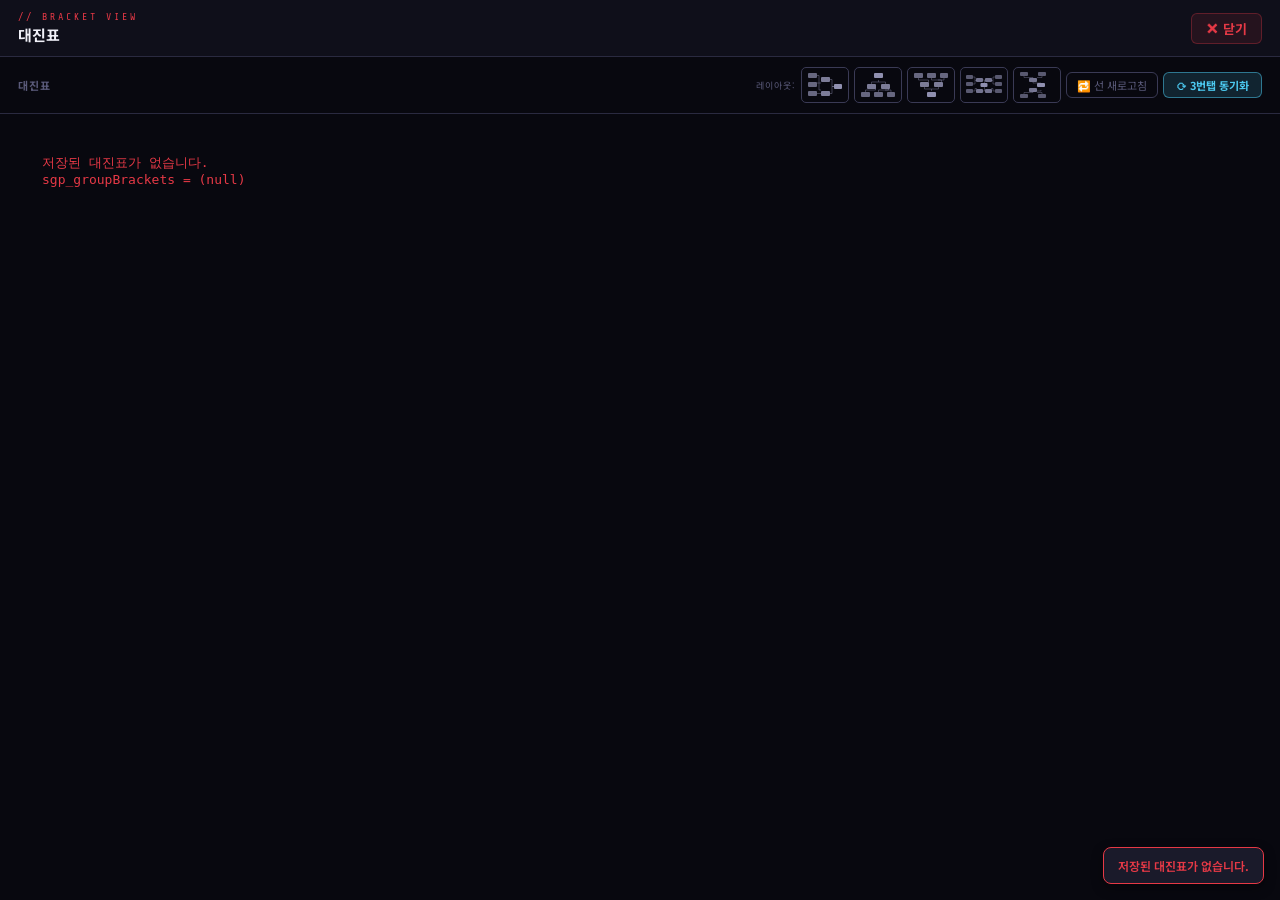
<file: bracket-view.html>
<!DOCTYPE html>
<html lang="ko">
<head>
<meta charset="UTF-8">
<title>대진표 보기 — SGP</title>
<meta http-equiv="Cache-Control" content="no-cache, no-store, must-revalidate">
<meta http-equiv="Pragma" content="no-cache">
<meta http-equiv="Expires" content="0">
<link rel="preconnect" href="https://fonts.googleapis.com">
<link href="https://fonts.googleapis.com/css2?family=Bebas+Neue&family=Rajdhani:wght@500;600;700&family=Share+Tech+Mono&family=Noto+Sans+KR:wght@300;400;500;700&display=swap" rel="stylesheet">
<style>
*{box-sizing:border-box;margin:0;padding:0}
:root{
  --bg:#08080f;--bg2:#0f0f1a;--card:#13131f;--card2:#1a1a2a;
  --border:#2a2a40;--border2:#3a3a55;
  --red:#e63946;--accent:#4cc9f0;--green:#06d6a0;--yellow:#ffd60a;
  --text:#f0f0f8;--text2:#9090b0;--text3:#5a5a7a;
}
html,body{width:100%;height:100%;background:var(--bg);color:var(--text);font-family:'Noto Sans KR',sans-serif;overflow:hidden;}
button{cursor:pointer;font-family:'Noto Sans KR',sans-serif;}
#wrap{display:flex;flex-direction:column;height:100vh;overflow:hidden;}
#hdr{padding:11px 18px;border-bottom:1px solid var(--border);display:flex;align-items:center;justify-content:space-between;flex-shrink:0;background:var(--bg2);}
.step{display:none;flex-direction:column;flex:1;min-height:0;}
.step.on{display:flex;}
.subhdr{padding:10px 18px;border-bottom:1px solid var(--border);display:flex;align-items:center;gap:8px;flex-shrink:0;background:var(--bg);flex-wrap:wrap;}
/* 스크롤은 이 영역에만 — 창 테두리에 스크롤바 1개만 */
.scroll-area{flex:1;overflow-x:auto;overflow-y:scroll;padding:16px 18px;min-height:0;scrollbar-width:thin;scrollbar-color:var(--border2) var(--bg2);}
.scroll-area::-webkit-scrollbar{width:6px;height:6px;}
.scroll-area::-webkit-scrollbar-track{background:var(--bg2);}
.scroll-area::-webkit-scrollbar-thumb{background:var(--border2);border-radius:3px;}
.btn-back{padding:4px 10px;background:transparent;border:1px solid var(--border);color:var(--text3);border-radius:6px;font-size:11px;}
.pts-sort-btn,.pts-mode-btn{padding:4px 12px;border-radius:20px;border:1px solid var(--border);background:transparent;color:var(--text3);font-size:11px;transition:all .15s;}
.pt-card{display:flex;align-items:center;gap:10px;padding:9px 12px;background:var(--card);border:1px solid var(--border);border-radius:8px;margin-bottom:6px;}
.order-row{display:flex;align-items:center;gap:8px;padding:7px 10px;background:var(--card);border:1px solid var(--border);border-radius:7px;cursor:grab;user-select:none;margin-bottom:4px;}
#league-overlay{display:none;position:absolute;inset:0;background:rgba(10,10,15,.88);z-index:10;align-items:center;justify-content:center;flex-direction:column;gap:12px;}
#tc{position:fixed;bottom:16px;right:16px;display:flex;flex-direction:column;gap:6px;z-index:9999;}
.tos{padding:9px 14px;border-radius:8px;font-size:12px;font-weight:600;background:var(--card2);border:1px solid var(--border2);color:var(--text);box-shadow:0 4px 12px rgba(0,0,0,.4);animation:tsin .25s ease;}
.tos.success{border-color:var(--green);color:var(--green);}
.tos.error{border-color:var(--red);color:var(--red);}
.tos.info{border-color:var(--accent);color:var(--accent);}
@keyframes tsin{from{opacity:0;transform:translateY(6px)}to{opacity:1;transform:translateY(0)}}
/* 경기 카드 상단 레이블 줄바꿈 방지 */
#bracket-display [style*="color:#555"],
#pdf-preview [style*="color:#555"] { white-space: nowrap !important; }
</style>
</head>
<body>
<div id="wrap">
  <div id="hdr">
    <div>
      <div style="font-family:'Share Tech Mono',monospace;font-size:10px;color:var(--red);letter-spacing:3px;margin-bottom:2px;">// BRACKET VIEW</div>
      <div style="font-size:15px;font-weight:700;" id="win-title">대진표</div>
    </div>
    <button onclick="window.close()" style="background:rgba(230,57,70,.1);border:1px solid rgba(230,57,70,.3);color:var(--red);font-size:13px;padding:5px 14px;border-radius:6px;font-weight:700;">✕ 닫기</button>
  </div>

  <!-- STEP 3 -->
  <div id="pts-step3" class="step on">
    <div class="subhdr">
      <span style="font-size:11px;color:var(--text3);font-weight:700;letter-spacing:1px;">대진표</span>
      <div id="pts-bracket-label" style="font-size:12px;color:var(--accent);font-weight:700;margin-left:4px;"></div>
      <span id="step3-court-info" style="font-size:11px;color:var(--text3);margin-left:8px;"></span>
      <div style="margin-left:auto;display:flex;gap:5px;flex-wrap:wrap;align-items:center;">
        <span style="font-size:9px;color:var(--text3);letter-spacing:1px;">레이아웃:</span>
        <button onclick="setBracketLayout('A')" id="popup-lay-A" title="A: 좌→우" style="padding:3px 5px;border-radius:5px;border:1px solid var(--border2);background:transparent;color:var(--text2);cursor:pointer;line-height:0;"><svg width="36" height="28" viewBox="0 0 36 28" fill="none"><rect x="1" y="2" width="9" height="5" rx="1" fill="currentColor" opacity=".7"/><rect x="1" y="11" width="9" height="5" rx="1" fill="currentColor" opacity=".7"/><rect x="1" y="20" width="9" height="5" rx="1" fill="currentColor" opacity=".7"/><rect x="14" y="6" width="9" height="5" rx="1" fill="currentColor" opacity=".85"/><rect x="14" y="20" width="9" height="5" rx="1" fill="currentColor" opacity=".85"/><rect x="27" y="13" width="8" height="5" rx="1" fill="currentColor"/><path d="M10 4.5h2v7.5h2" stroke="currentColor" stroke-width=".8" opacity=".5"/><path d="M10 12h2v7h2" stroke="currentColor" stroke-width=".8" opacity=".5"/><path d="M10 22.5h2v0h2" stroke="currentColor" stroke-width=".8" opacity=".5"/><path d="M23 8.5h2v7h2" stroke="currentColor" stroke-width=".8" opacity=".5"/><path d="M23 22.5h2v-7h2" stroke="currentColor" stroke-width=".8" opacity=".5"/></svg></button>
        <button onclick="setBracketLayout('B')" id="popup-lay-B" title="B: 아래→위" style="padding:3px 5px;border-radius:5px;border:1px solid var(--border2);background:transparent;color:var(--text2);cursor:pointer;line-height:0;"><svg width="36" height="28" viewBox="0 0 36 28" fill="none"><rect x="1" y="21" width="9" height="5" rx="1" fill="currentColor" opacity=".7"/><rect x="14" y="21" width="9" height="5" rx="1" fill="currentColor" opacity=".7"/><rect x="27" y="21" width="8" height="5" rx="1" fill="currentColor" opacity=".7"/><rect x="7" y="13" width="9" height="5" rx="1" fill="currentColor" opacity=".85"/><rect x="21" y="13" width="9" height="5" rx="1" fill="currentColor" opacity=".85"/><rect x="14" y="2" width="9" height="5" rx="1" fill="currentColor"/><path d="M5.5 21v-2h10v-2" stroke="currentColor" stroke-width=".8" opacity=".5"/><path d="M18.5 21v-2h10v-2" stroke="currentColor" stroke-width=".8" opacity=".5"/><path d="M31 21v-2h-6" stroke="currentColor" stroke-width=".8" opacity=".5"/><path d="M11.5 13v-2h7v-2" stroke="currentColor" stroke-width=".8" opacity=".5"/><path d="M25.5 13v-2h-7" stroke="currentColor" stroke-width=".8" opacity=".5"/></svg></button>
        <button onclick="setBracketLayout('C')" id="popup-lay-C" title="C: 위→아래" style="padding:3px 5px;border-radius:5px;border:1px solid var(--border2);background:transparent;color:var(--text2);cursor:pointer;line-height:0;"><svg width="36" height="28" viewBox="0 0 36 28" fill="none"><rect x="1" y="2" width="9" height="5" rx="1" fill="currentColor" opacity=".7"/><rect x="14" y="2" width="9" height="5" rx="1" fill="currentColor" opacity=".7"/><rect x="27" y="2" width="8" height="5" rx="1" fill="currentColor" opacity=".7"/><rect x="7" y="11" width="9" height="5" rx="1" fill="currentColor" opacity=".85"/><rect x="21" y="11" width="9" height="5" rx="1" fill="currentColor" opacity=".85"/><rect x="14" y="21" width="9" height="5" rx="1" fill="currentColor"/><path d="M5.5 7v2h10v2" stroke="currentColor" stroke-width=".8" opacity=".5"/><path d="M18.5 7v2h10v2" stroke="currentColor" stroke-width=".8" opacity=".5"/><path d="M31 7v2h-6" stroke="currentColor" stroke-width=".8" opacity=".5"/><path d="M11.5 16v2h7v2" stroke="currentColor" stroke-width=".8" opacity=".5"/><path d="M25.5 16v2h-7" stroke="currentColor" stroke-width=".8" opacity=".5"/></svg></button>
        <button onclick="setBracketLayout('D')" id="popup-lay-D" title="D: 양쪽→가운데" style="padding:3px 5px;border-radius:5px;border:1px solid var(--border2);background:transparent;color:var(--text2);cursor:pointer;line-height:0;"><svg width="36" height="28" viewBox="0 0 36 28" fill="none"><rect x="0" y="4" width="7" height="4" rx="1" fill="currentColor" opacity=".6"/><rect x="0" y="11" width="7" height="4" rx="1" fill="currentColor" opacity=".6"/><rect x="0" y="18" width="7" height="4" rx="1" fill="currentColor" opacity=".6"/><rect x="10" y="7" width="7" height="4" rx="1" fill="currentColor" opacity=".8"/><rect x="10" y="18" width="7" height="4" rx="1" fill="currentColor" opacity=".8"/><rect x="14.5" y="12" width="7" height="4" rx="1" fill="currentColor"/><rect x="29" y="4" width="7" height="4" rx="1" fill="currentColor" opacity=".6"/><rect x="29" y="11" width="7" height="4" rx="1" fill="currentColor" opacity=".6"/><rect x="29" y="18" width="7" height="4" rx="1" fill="currentColor" opacity=".6"/><rect x="19" y="7" width="7" height="4" rx="1" fill="currentColor" opacity=".8"/><rect x="19" y="18" width="7" height="4" rx="1" fill="currentColor" opacity=".8"/><path d="M7 6h2v3.5h2" stroke="currentColor" stroke-width=".8" opacity=".45"/><path d="M7 13h2v-3.5" stroke="currentColor" stroke-width=".8" opacity=".45"/><path d="M7 20h2v-2.5h2" stroke="currentColor" stroke-width=".8" opacity=".45"/><path d="M17 9h1.5v5h-4" stroke="currentColor" stroke-width=".8" opacity=".45"/><path d="M17 20h1.5v-7" stroke="currentColor" stroke-width=".8" opacity=".45"/><path d="M29 6h-2v3.5h-2" stroke="currentColor" stroke-width=".8" opacity=".45"/><path d="M29 13h-2v-3.5" stroke="currentColor" stroke-width=".8" opacity=".45"/><path d="M29 20h-2v-2.5h-2" stroke="currentColor" stroke-width=".8" opacity=".45"/></svg></button>
        <button onclick="setBracketLayout('E')" id="popup-lay-E" title="E: 위아래→가운데" style="padding:3px 5px;border-radius:5px;border:1px solid var(--border2);background:transparent;color:var(--text2);cursor:pointer;line-height:0;"><svg width="36" height="28" viewBox="0 0 36 28" fill="none"><rect x="1" y="1" width="8" height="4" rx="1" fill="currentColor" opacity=".6"/><rect x="19" y="1" width="8" height="4" rx="1" fill="currentColor" opacity=".6"/><rect x="10" y="7" width="8" height="4" rx="1" fill="currentColor" opacity=".8"/><rect x="18" y="12" width="8" height="4" rx="1" fill="currentColor"/><rect x="10" y="17" width="8" height="4" rx="1" fill="currentColor" opacity=".8"/><rect x="1" y="23" width="8" height="4" rx="1" fill="currentColor" opacity=".6"/><rect x="19" y="23" width="8" height="4" rx="1" fill="currentColor" opacity=".6"/><path d="M5 5v1.5h9v1" stroke="currentColor" stroke-width=".8" opacity=".45"/><path d="M23 5v1.5h-5" stroke="currentColor" stroke-width=".8" opacity=".45"/><path d="M14 11v1h8v1" stroke="currentColor" stroke-width=".8" opacity=".45"/><path d="M14 21v-1h8v-1" stroke="currentColor" stroke-width=".8" opacity=".45"/><path d="M5 23v-1.5h9v-1" stroke="currentColor" stroke-width=".8" opacity=".45"/><path d="M23 23v-1.5h-5" stroke="currentColor" stroke-width=".8" opacity=".45"/></svg></button>
        <button onclick="_refreshSvgLines()" style="padding:4px 10px;background:transparent;border:1px solid var(--border2);color:var(--text3);border-radius:6px;font-size:11px;">🔁 선 새로고침</button>
        <button onclick="_syncFromTab3()" style="padding:4px 12px;background:rgba(76,201,240,.15);border:1px solid rgba(76,201,240,.5);color:var(--accent);border-radius:6px;font-size:11px;font-weight:700;cursor:pointer;">⟳ 3번탭 동기화</button>
      </div>
    </div>

    <div id="pts-bracket-view" style="flex:1;min-height:0;padding:16px 18px;overflow:hidden;display:flex;flex-direction:column;"></div>
  </div>

</div>
<div id="tc"></div>

<!-- step4.js 로드: generateBracket, renderBracketA~E 함수 사용 -->
<!-- 캐시 무효화 -->
<script>
  if('serviceWorker' in navigator){
    navigator.serviceWorker.getRegistrations().then(function(regs){
      regs.forEach(function(r){ r.unregister(); });
    });
  }
  document.write('<scr'+'ipt src="js/step4.js?v='+Date.now()+'"><\/scr'+'ipt>');
</script>
<script>
// generateBracket은 step4.js 원본 그대로 사용
// 대진표 설정 화면에서는 현재 경기 강조 표시 비활성화
function isCurrentMatchIdx(){ return false; }

// ── embed 모드 감지 (?embed=1 → 리스트뷰, 없으면 → 시각적 트리) ──
const _IS_EMBED = new URLSearchParams(location.search).get('embed') === '1';

// ══════════════════════════════════════════════════
// 리스트 뷰 (embed=1 전용): 경기장별/라운드별 경기 카드
// ══════════════════════════════════════════════════

const _bvCurrentMatch = {}; // { [courtNum]: {gi, ri, mi} } — 경기장별 독립 선택

// 경기장+라운드 내 연속 번호 오프셋 계산
function _computeSeqOffsets(){
  const courtRound={};
  (S.groupBrackets||[]).forEach(g=>{
    const c=g.court||1;
    if(!courtRound[c]) courtRound[c]={};
    g._roundOffset={};
    (g.matches||[]).forEach((round,ri)=>{
      if(!courtRound[c][ri]) courtRound[c][ri]=0;
      g._roundOffset[ri]=courtRound[c][ri];
      courtRound[c][ri]+=round.length;
    });
  });
}

// _redrawBracketView — embed=1이면 리스트뷰, 아니면 원래 트리로
function _redrawBracketView(){
  if(!_IS_EMBED){
    _redrawBracketViewTree();
    // 트리뷰 DOM 안정화 후 색상 + 상태(트로피/LIVE/색상) 복원
    requestAnimationFrame(()=>requestAnimationFrame(()=>{ _applyBvColors(); _applyMatchStates(); }));
    return;
  }

  const tabs=document.getElementById('pts-bracket-tabs');
  if(tabs) tabs.style.display='none';
  const subhdr=document.querySelector('.subhdr');
  if(subhdr) subhdr.style.display='none';

  const view=document.getElementById('pts-bracket-view');
  if(!view) return;
  view.innerHTML='';
  view.style.cssText='flex:1;min-height:0;overflow:auto;padding:10px 12px;display:block;background:var(--bg);';

  if(!S.groupBrackets||!S.groupBrackets.length){
    view.innerHTML='<div style="color:var(--text3);padding:24px;text-align:center;font-size:13px;">저장된 대진표가 없습니다</div>';
    return;
  }

  _computeSeqOffsets();

  const courts={};
  S.groupBrackets.forEach((g,gi)=>{
    const c=g.court||1;
    if(!courts[c]) courts[c]=[];
    courts[c].push({g,gi});
  });

  const courtNums=Object.keys(courts).map(Number).sort();
  const roundNames=['1라운드','2라운드','3라운드','4라운드','5라운드','준결승','결승'];
  const globalMaxRi=Math.max(...courtNums.map(c=>Math.max(...courts[c].map(({g})=>g.matches.length))));
  const cols=courtNums.length;

  for(let ri=0;ri<globalMaxRi;ri++){
    const hasAny=courtNums.some(c=>courts[c].some(({g})=>g.matches[ri]&&g.matches[ri].length));
    if(!hasAny) continue;

    let rName;
    if(ri===globalMaxRi-1&&globalMaxRi>1) rName='결승';
    else if(ri===globalMaxRi-2&&globalMaxRi>2) rName='준결승';
    else rName=roundNames[ri]||`${ri+1}라운드`;

    const roundSection=document.createElement('div');
    roundSection.style.cssText='margin-bottom:20px;';

    // ── 라운드 + 경기장 헤더 한 줄 ──
    const hdrRow=document.createElement('div');
    hdrRow.style.cssText=`display:grid;grid-template-columns:repeat(${cols},1fr);gap:8px;margin-bottom:5px;padding-bottom:5px;border-bottom:1px solid var(--border);`;

    courtNums.forEach(c=>{
      const ch=document.createElement('div');
      ch.style.cssText='display:flex;align-items:center;gap:8px;';
      ch.innerHTML=`
        <span style="font-family:'Share Tech Mono',monospace;font-size:11px;color:var(--accent);font-weight:700;">경기장 ${c}</span>
        <span style="font-family:'Share Tech Mono',monospace;font-size:9px;color:var(--text3);letter-spacing:1px;">${rName.toUpperCase()}</span>
      `;
      hdrRow.appendChild(ch);
    });
    roundSection.appendChild(hdrRow);

    // ── 경기장별 경기 수집 ──
    const courtMatches={};
    courtNums.forEach(c=>{
      courtMatches[c]=[];
      courts[c].forEach(({g,gi})=>{
        if(!g.matches[ri]) return;
        g.matches[ri].forEach((m,mi)=>{
          const seqNum=((g._roundOffset&&g._roundOffset[ri]!=null)?g._roundOffset[ri]:0)+mi+1;
          const label=`${c}-${ri+1}-${seqNum}`;
          const shortLabel=g.label.split('/').map(s=>s.trim()).map((p,pi)=>pi===0?p:p.replace('부','')).join('·');
          courtMatches[c].push({g,gi,m,mi,label,shortLabel});
        });
      });
    });

    // ── 경기장 열을 나란히 ──
    const colsWrap=document.createElement('div');
    colsWrap.style.cssText=`display:grid;grid-template-columns:repeat(${cols},1fr);gap:8px;align-items:start;`;

    courtNums.forEach(c=>{
      const col=document.createElement('div');
      col.style.cssText='display:flex;flex-direction:column;gap:3px;';
      courtMatches[c].forEach(({g,gi,m,mi,label,shortLabel})=>{
        col.appendChild(_bvBuildRow(g,gi,ri,mi,m,label,shortLabel));
      });
      colsWrap.appendChild(col);
    });

    roundSection.appendChild(colsWrap);
    view.appendChild(roundSection);
  }
}

// tbd 슬롯에 대해 이전 라운드 winner를 역추적해서 실제 이름 반환
function _getResolvedName(g,ri,mi,m,slot){
  const p=m[slot];
  if(!p||!p.tbd) return null;
  const fromKey=slot==='p1'?m.fromA:m.fromB;
  if(fromKey){
    const parts=fromKey.split('-');
    if(parts.length>=2){
      const prevRi=parseInt(parts[0]),prevMi=parseInt(parts[1]);
      if(!isNaN(prevRi)&&!isNaN(prevMi)){
        const prev=g.matches[prevRi]?.[prevMi];
        if(prev?.winner) return prev.winner.name;
      }
    }
  }
  // fromA/fromB 없으면 표준 수학 폴백
  if(ri>0){
    const prevRound=g.matches[ri-1];
    if(prevRound){
      if(slot==='p1'&&prevRound[mi*2]?.winner) return prevRound[mi*2].winner.name;
      if(slot==='p2'&&prevRound[mi*2+1]?.winner) return prevRound[mi*2+1].winner.name;
    }
  }
  return null;
}

function _bvBuildRow(g,gi,ri,mi,m,label,shortLabel){
  const courtNum = g.court || 1;
  const _bvCur = _bvCurrentMatch[courtNum];
  const isCur=_bvCur&&_bvCur.gi===gi&&_bvCur.ri===ri&&_bvCur.mi===mi;
  const isDone=!!m.winner;
  const isBye=m.p1&&!m.p2;
  const p1tbd=m.p1?.tbd;
  const p2tbd=m.p2?.tbd;
  // tbd 슬롯은 이전 라운드 winner 이름으로 대체 (데이터가 아직 안 업데이트된 경우 방어)
  const p1resolved=p1tbd?_getResolvedName(g,ri,mi,m,'p1'):null;
  const p2resolved=p2tbd?_getResolvedName(g,ri,mi,m,'p2'):null;
  const p1n=p1resolved||m.p1?.name||'?';
  const p2n=p2resolved||m.p2?.name||'?';
  const winnerN=m.winner?.name;
  // winner가 실제로 없을 때만 pending (이름 resolve됐으면 선택 가능)
  const isPending=!isDone&&((p1tbd&&!p1resolved)||(p2tbd&&!p2resolved));

  let borderColor=isCur?'var(--red)':isDone?'rgba(6,214,160,.5)':isPending?'rgba(70,70,100,.5)':'var(--border)';
  let bgColor=isCur?'rgba(230,57,70,.08)':isDone?'rgba(6,214,160,.04)':isPending?'rgba(20,20,38,.8)':'var(--card)';

  const row=document.createElement('div');
  row.style.cssText=`border:1px solid ${borderColor};background:${bgColor};border-radius:7px;padding:7px 10px;cursor:default;transition:background .1s;${isPending?'opacity:.65;':''}${isCur?'box-shadow:0 0 0 1px var(--red);':''}`;


  // 윗줄: 경기명 / 체급 / 상태뱃지
  const topRow=document.createElement('div');
  topRow.style.cssText='display:flex;align-items:center;gap:6px;margin-bottom:4px;';

  const lbl=document.createElement('span');
  lbl.style.cssText=`font-family:'Share Tech Mono',monospace;font-size:11px;font-weight:700;color:${isCur?'var(--red)':isPending?'var(--text3)':'var(--accent)'};flex-shrink:0;`;
  lbl.textContent=label;
  topRow.appendChild(lbl);

  const sep=document.createElement('span');
  sep.style.cssText='color:var(--border2);font-size:10px;flex-shrink:0;';
  sep.textContent='/';
  topRow.appendChild(sep);

  const cat=document.createElement('span');
  cat.style.cssText='font-size:10px;color:var(--text3);flex:1;overflow:hidden;text-overflow:ellipsis;white-space:nowrap;';
  cat.textContent=shortLabel;
  topRow.appendChild(cat);

  if(isCur){
    const b=document.createElement('span');
    b.style.cssText='font-size:8px;color:var(--red);border:1px solid var(--red);border-radius:3px;padding:1px 4px;font-family:"Share Tech Mono",monospace;flex-shrink:0;animation:livepulse 1.2s ease-in-out infinite;';
    b.textContent='LIVE';
    topRow.appendChild(b);
  } else if(isDone){
    const b=document.createElement('span');
    b.style.cssText='font-size:10px;color:var(--green);flex-shrink:0;';
    b.textContent='✓';
    topRow.appendChild(b);
  } else if(isPending){
    const b=document.createElement('span');
    b.style.cssText='font-size:8px;color:var(--text3);border:1px solid var(--border2);border-radius:3px;padding:1px 4px;font-family:"Share Tech Mono",monospace;flex-shrink:0;';
    b.textContent='대기';
    topRow.appendChild(b);
  }
  row.appendChild(topRow);

  // 아랫줄: 선수 이름 (클릭하면 복장 색상 순환)
  const nameRow=document.createElement('div');
  nameRow.style.cssText='display:flex;align-items:center;gap:5px;padding-left:2px;';

  const BV_COLORS  =['#d0d0d0','#e63946','#4cc9f0','#ffd60a'];
  const BV_COLOR_BG=['transparent','rgba(230,57,70,.18)','rgba(76,201,240,.18)','rgba(255,214,10,.18)'];

  // 이름 span 생성 (클릭 → 색상 순환)
  const mkNameSpan=(pObj,slot,forceColor,forceWeight,prefix='')=>{
    const span=document.createElement('span');
    const idx=m[slot+'ColorIdx']||0;
    const baseColor=forceColor||(idx>0?BV_COLORS[idx]:'#d0d0d0');
    span.style.cssText=`font-size:12px;font-weight:${forceWeight||'500'};color:${baseColor};white-space:nowrap;overflow:hidden;text-overflow:ellipsis;cursor:pointer;border-radius:3px;padding:0 3px;transition:background .15s;`;
    if(!forceColor&&idx>0) span.style.background=BV_COLOR_BG[idx];
    const colorDot=idx>0?`<span style="display:inline-block;width:8px;height:8px;border-radius:2px;background:${BV_COLORS[idx]};margin-right:3px;vertical-align:middle;"></span>`:'';
    span.innerHTML=`${prefix}${colorDot}${pObj?pObj.name:'?'}`;
    span.title='클릭: 복장 색상 변경';
    span.onclick=(ev)=>{
      ev.stopPropagation();
      m[slot+'ColorIdx']=((m[slot+'ColorIdx']||0)+1)%4;
      _bvSave();
      _redrawBracketView();
    };
    return span;
  };

  if(isBye){
    const sp=mkNameSpan(m.p1,'p1',isDone?'var(--green)':null,isDone?'700':'600');
    nameRow.appendChild(sp);
    const byeBadge=document.createElement('span');
    byeBadge.style.cssText='font-size:9px;color:var(--accent);margin-left:2px;flex-shrink:0;';
    byeBadge.textContent='BYE';
    nameRow.appendChild(byeBadge);
    if(isDone){
      const doneTag=document.createElement('span');
      doneTag.style.cssText='font-size:9px;color:var(--green);margin-left:4px;flex-shrink:0;';
      doneTag.textContent='✓ 진출';
      nameRow.appendChild(doneTag);
    }
  } else {
    const isW1=winnerN&&winnerN===p1n;
    const isW2=winnerN&&winnerN===p2n;
    const c1=winnerN?(isW1?'var(--green)':'#444'):(p1tbd&&!p1resolved?'var(--text3)':null);
    const c2=winnerN?(isW2?'var(--green)':'#444'):(p2tbd&&!p2resolved?'var(--text3)':null);
    const w1=isW1?'700':'500';
    const w2=isW2?'700':'500';
    const sp1=mkNameSpan({name:p1n},'p1',c1,w1,isW1?'🏆 ':'');
    const vsSpan=document.createElement('span');
    vsSpan.style.cssText="font-family:'Bebas Neue',cursive;font-size:11px;color:var(--red);flex-shrink:0;";
    vsSpan.textContent='VS';
    const sp2=mkNameSpan({name:p2n},'p2',c2,w2,isW2?'🏆 ':'');
    nameRow.appendChild(sp1);
    nameRow.appendChild(vsSpan);
    nameRow.appendChild(sp2);
  }
  row.appendChild(nameRow);

  return row;
}

function _bvShowModal(e,g,gi,ri,mi,m,label,shortLabel){
  document.getElementById('bv-action-modal')?.remove();
  const modal=document.createElement('div');
  modal.id='bv-action-modal';
  modal.style.cssText=`
    position:fixed;z-index:9999;
    background:var(--card2);border:1px solid var(--border2);
    border-radius:12px;padding:6px;min-width:240px;
    box-shadow:0 8px 32px rgba(0,0,0,.7);animation:tsin .15s ease;
  `;

  const hdr=document.createElement('div');
  hdr.style.cssText='padding:5px 12px 7px;font-size:10px;color:var(--text3);font-family:"Share Tech Mono",monospace;border-bottom:1px solid var(--border);margin-bottom:4px;';
  hdr.textContent=`// ${label} · ${shortLabel}`;
  modal.appendChild(hdr);

  const mkBtn=(icon,text,color,fn,sub='')=>{
    const b=document.createElement('button');
    b.style.cssText=`display:flex;align-items:center;gap:9px;padding:9px 12px;width:100%;border:none;background:transparent;color:${color};font-size:12px;font-weight:600;cursor:pointer;border-radius:8px;font-family:'Noto Sans KR',sans-serif;text-align:left;`;
    b.onmouseover=()=>b.style.background='rgba(255,255,255,.07)';
    b.onmouseout=()=>b.style.background='transparent';
    b.innerHTML=`<span style="font-size:15px;width:20px;text-align:center;flex-shrink:0;">${icon}</span><span>${text}${sub?`<span style="display:block;font-size:9px;color:var(--text3);font-weight:400;">${sub}</span>`:''}</span>`;
    b.onclick=()=>{ modal.remove(); fn(); };
    return b;
  };

  const isDone=!!m.winner;
  const isBye=m.p1&&!m.p2;
  const isPending=!isDone&&(m.p1?.tbd||m.p2?.tbd);
  const courtNum=g.court||1;

  // ── BYE 부전승 진출 버튼 ──
  if(isBye&&!isDone){
    const divBye=document.createElement('div');
    divBye.style.cssText='border-top:1px solid var(--border);margin:4px 0;';
    modal.appendChild(divBye);
    modal.innerHTML+=`<div style="padding:4px 12px 2px;font-size:9px;color:var(--text3);font-family:'Share Tech Mono',monospace;letter-spacing:1px;">// 부전승 · 자동 진출</div>`;
    modal.appendChild(mkBtn('⏩',`${m.p1.name} 다음 라운드 진출`,'var(--accent)',()=>_bvAdvanceBye(g,gi,ri,mi),'상대 없음 · 부전승 처리'));
  }

  // ── BYE 진출 취소 ──
  if(isBye&&isDone){
    modal.appendChild(mkBtn('↩','진출 취소','var(--red)',()=>{
      delete g.matches[ri][mi].winner;
      const _crt=g.court||1;
      if(_bvCurrentMatch[_crt]?.gi===gi&&_bvCurrentMatch[_crt]?.ri===ri&&_bvCurrentMatch[_crt]?.mi===mi) delete _bvCurrentMatch[_crt];
      const key=`${ri}-${mi}`, courtN=g.court||1;
      if(g.matches[ri+1]){
        let rev=false;
        g.matches[ri+1].forEach(nm=>{
          if(nm.fromA===key&&nm.p1){ nm.p1.name=`${courtN}-${ri+1}-${mi+1} 승자`; nm.p1.tbd=true; rev=true; }
          if(nm.fromB===key&&nm.p2){ nm.p2.name=`${courtN}-${ri+1}-${mi+1} 승자`; nm.p2.tbd=true; rev=true; }
        });
        if(!rev){ const nm2=g.matches[ri+1][Math.floor(mi/2)]; if(nm2){ if(mi%2===0&&nm2.p1){nm2.p1.name=`${courtN}-${ri+1}-${mi+1} 승자`;nm2.p1.tbd=true;} else if(nm2.p2){nm2.p2.name=`${courtN}-${ri+1}-${mi+1} 승자`;nm2.p2.tbd=true;} } }
      }
      _bvSave(); _redrawBracketView();
    }));
  }

  // ── 승자 선택 (BYE 아니고 미완료, 선수 확정됐을 때) ──
  if(!isBye&&!isDone&&!isPending){
    const divider=document.createElement('div');
    divider.style.cssText='border-top:1px solid var(--border);margin:4px 0;';
    modal.appendChild(divider);
    modal.innerHTML+=`<div style="padding:4px 12px 2px;font-size:9px;color:var(--text3);font-family:'Share Tech Mono',monospace;letter-spacing:1px;">// 경기 끝 · 승자 선택 → 다음 라운드 진출</div>`;
    if(m.p1) modal.appendChild(mkBtn('🏆',`${m.p1.name} 승`,'var(--green)',()=>_bvRecordWinner(g,gi,ri,mi,'p1')));
    if(m.p2) modal.appendChild(mkBtn('🏆',`${m.p2.name} 승`,'var(--yellow)',()=>_bvRecordWinner(g,gi,ri,mi,'p2')));
  }

  // ── 결과 취소 (완료된 경우) ──
  if(isDone){
    modal.appendChild(mkBtn('↩','결과 취소 (재경기)','var(--red)',()=>{
      const winnerName=m.winner?.name;
      delete g.matches[ri][mi].winner;
      // 현재경기 해제
      const _crt = g.court || 1;
      const _bvc = _bvCurrentMatch[_crt];
      if(_bvc && _bvc.gi===gi && _bvc.ri===ri && _bvc.mi===mi){
        delete _bvCurrentMatch[_crt];
      }
      // 다음 라운드 tbd 복원 — fromA/fromB 파싱해서 원래 이름으로 복원
      const key=`${ri}-${mi}`;
      const courtN=g.court||1;
      const _origName=(fromKey)=>{
        if(!fromKey) return null;
        const parts=fromKey.split('-');
        if(parts.length>=2){
          const fRi=parseInt(parts[0]), fMi=parseInt(parts[1]);
          if(!isNaN(fRi)&&!isNaN(fMi)) return `${courtN}-${fRi+1}-${fMi+1} 승자`;
        }
        return null;
      };
      if(g.matches[ri+1]){
        let reverted=false;
        g.matches[ri+1].forEach(nm=>{
          if(nm.fromA===key&&nm.p1){ nm.p1.name=_origName(nm.fromA)||`${courtN}-${ri+1}-${mi+1} 승자`; nm.p1.tbd=true; reverted=true; }
          if(nm.fromB===key&&nm.p2){ nm.p2.name=_origName(nm.fromB)||`${courtN}-${ri+1}-${mi+1} 승자`; nm.p2.tbd=true; reverted=true; }
        });
        // fromA/fromB 없으면 표준 수학 폴백
        if(!reverted){
          const nextMi=Math.floor(mi/2);
          const nextMatch=g.matches[ri+1][nextMi];
          if(nextMatch){
            if(mi%2===0&&nextMatch.p1){ nextMatch.p1.name=`${courtN}-${ri+1}-${mi+1} 승자`; nextMatch.p1.tbd=true; }
            else if(mi%2===1&&nextMatch.p2){ nextMatch.p2.name=`${courtN}-${ri+1}-${mi+1} 승자`; nextMatch.p2.tbd=true; }
          }
        }
      }
      _bvSave();
      _redrawBracketView();
    }));
    // 이미 완료됐어도 승자 재선택 가능
    const divider2=document.createElement('div');
    divider2.style.cssText='border-top:1px solid var(--border);margin:4px 0;';
    modal.appendChild(divider2);
    modal.innerHTML+=`<div style="padding:4px 12px 2px;font-size:9px;color:var(--text3);font-family:'Share Tech Mono',monospace;letter-spacing:1px;">// 승자 재선택</div>`;
    if(m.p1) modal.appendChild(mkBtn('🏆',`${m.p1.name} 승`,'var(--green)',()=>_bvRecordWinner(g,gi,ri,mi,'p1')));
    if(m.p2) modal.appendChild(mkBtn('🏆',`${m.p2.name} 승`,'var(--yellow)',()=>_bvRecordWinner(g,gi,ri,mi,'p2')));
  }

  // 대기 중 안내
  if(isPending){
    const info=document.createElement('div');
    info.style.cssText='padding:10px 12px;font-size:11px;color:var(--text3);text-align:center;';
    info.textContent='이전 경기가 끝나면 선수가 확정됩니다';
    modal.appendChild(info);
  }

  document.body.appendChild(modal);

  // 위치 계산
  const rect=e.currentTarget.getBoundingClientRect();
  let top=rect.bottom+4, left=rect.left;
  const mh=modal.offsetHeight||260;
  if(top+mh>window.innerHeight) top=rect.top-mh-4;
  if(left+250>window.innerWidth) left=window.innerWidth-255;
  if(top<4) top=4;
  modal.style.top=top+'px'; modal.style.left=left+'px';

  setTimeout(()=>{
    const close=(ev)=>{ if(!modal.contains(ev.target)){ modal.remove(); document.removeEventListener('click',close,true); }};
    document.addEventListener('click',close,true);
  },100);
}

function _bvRecordWinner(g,gi,ri,mi,which){
  const m=g.matches[ri][mi];
  const winner=which==='p1'?m.p1:m.p2;
  if(!winner) return;
  m.winner=winner;

  // 다음 라운드 선수 이름 업데이트 (fromA/fromB key로 매칭)
  const key=`${ri}-${mi}`;
  if(g.matches[ri+1]){
    let updated=false;
    g.matches[ri+1].forEach(nm=>{
      if(nm.fromA===key&&nm.p1){ nm.p1.name=winner.name; nm.p1.tbd=false; updated=true; }
      if(nm.fromB===key&&nm.p2){ nm.p2.name=winner.name; nm.p2.tbd=false; updated=true; }
    });
    // fromA/fromB 키 매칭 실패 시 표준 토너먼트 수학으로 폴백
    if(!updated){
      const nextMi=Math.floor(mi/2);
      const nextMatch=g.matches[ri+1][nextMi];
      if(nextMatch){
        if(mi%2===0&&nextMatch.p1){ nextMatch.p1.name=winner.name; nextMatch.p1.tbd=false; }
        else if(mi%2===1&&nextMatch.p2){ nextMatch.p2.name=winner.name; nextMatch.p2.tbd=false; }
      }
    }
  }

  // 현재경기 해제
  const _crt2 = g.court || 1;
  const _bvc2 = _bvCurrentMatch[_crt2];
  if(_bvc2 && _bvc2.gi===gi && _bvc2.ri===ri && _bvc2.mi===mi){
    delete _bvCurrentMatch[_crt2];
  }

  _bvSave();
  _redrawBracketView();

  // 전광판에 승자 알림
  try{
    const bc=new BroadcastChannel('sgp_cmd');
    bc.postMessage({type:'winner',name:winner.name});
    bc.close();
  }catch(ex){}
}

// 부전승 진출 처리
function _bvAdvanceBye(g,gi,ri,mi){
  const m=g.matches[ri][mi];
  if(!m.p1) return;
  m.winner=m.p1;

  // 다음 라운드 이름 업데이트 (fromA/fromB 우선, 폴백 수학)
  const key=`${ri}-${mi}`;
  if(g.matches[ri+1]){
    let updated=false;
    g.matches[ri+1].forEach(nm=>{
      if(nm.fromA===key&&nm.p1){ nm.p1.name=m.p1.name; nm.p1.tbd=false; updated=true; }
      if(nm.fromB===key&&nm.p2){ nm.p2.name=m.p1.name; nm.p2.tbd=false; updated=true; }
    });
    if(!updated){
      const nextMi=Math.floor(mi/2);
      const nextMatch=g.matches[ri+1][nextMi];
      if(nextMatch){
        if(mi%2===0&&nextMatch.p1){ nextMatch.p1.name=m.p1.name; nextMatch.p1.tbd=false; }
        else if(nextMatch.p2){ nextMatch.p2.name=m.p1.name; nextMatch.p2.tbd=false; }
      }
    }
  }

  // 현재경기 해제
  const _crt=g.court||1;
  if(_bvCurrentMatch[_crt]?.gi===gi&&_bvCurrentMatch[_crt]?.ri===ri&&_bvCurrentMatch[_crt]?.mi===mi){
    delete _bvCurrentMatch[_crt];
  }

  _bvSave();
  _redrawBracketView();

  // 전광판에 진출 알림
  try{
    const bc=new BroadcastChannel('sgp_cmd');
    bc.postMessage({type:'winner',name:m.p1.name});
    bc.close();
  }catch(ex){}
}

// 트리뷰 색상 적용 (초기 로드 + 실시간 업데이트 공통)
function _applyBvColors(){
  const view=document.getElementById('pts-bracket-view');
  if(!view||!S.groupBrackets) return;
  const _CC=['','#e63946','#4cc9f0','#ffd60a'];
  S.groupBrackets.forEach(g=>{
    const court=g.court||1;
    const shortLabel=g.label.split('/').map((s,i)=>i===0?s.trim():s.trim().replace('부','')).join('·');
    // 경기장+그룹 래퍼 찾기 (data-court + data-group-label 조합)
    const wraps=view.querySelectorAll(`[data-court="${court}"]`);
    let wrap=null;
    wraps.forEach(w=>{ if(w.dataset.groupLabel===shortLabel) wrap=w; });

    (g.matches||[]).forEach((round,ri)=>{
      round.forEach((m,mi)=>{
        const p1ci=m.p1ColorIdx||0, p2ci=m.p2ColorIdx||0;
        if(!p1ci&&!p2ci) return;
        let box=wrap
          ? wrap.querySelector(`[data-ri="${ri}"][data-mi="${mi}"]`)
          : view.querySelectorAll(`[data-ri="${ri}"][data-mi="${mi}"]`)[court-1]; // fallback
        if(!box) box=view.querySelector(`[data-orig-ri="${ri}"][data-orig-mi="${mi}"][data-court="${court}"][data-group-label="${shortLabel}"]`);
        if(!box) return;
        const p1n=m.p1?(typeof m.p1==='object'?m.p1.name:m.p1):'';
        const p2n=m.p2?(typeof m.p2==='object'?m.p2.name:m.p2):'';
        box.querySelectorAll('span').forEach(span=>{
          if(span.classList.contains('bv-win-badge')||span.classList.contains('bv-cdot')) return;
          const txt=(span.textContent||'').replace('🏆','').trim();
          let ci=0, isP2=false;
          if(p1n&&txt===p1n) ci=p1ci;
          else if(p2n&&txt===p2n){ ci=p2ci; isP2=true; }
          if(!ci) return;
          if(!m.winner) span.style.color=_CC[ci];
          if(!span.querySelector('.bv-cdot')){
            const dot=document.createElement('span');
            dot.className='bv-cdot';
            // p2(오른쪽 선수)는 이름 앞, p1(왼쪽 선수)는 이름 뒤
            if(isP2){
              dot.style.cssText=`display:inline-block;width:7px;height:7px;border-radius:2px;background:${_CC[ci]};margin-right:3px;vertical-align:middle;`;
              span.insertBefore(dot, span.firstChild);
            } else {
              dot.style.cssText=`display:inline-block;width:7px;height:7px;border-radius:2px;background:${_CC[ci]};margin-left:3px;vertical-align:middle;`;
              span.appendChild(dot);
            }
          }
        });
      });
    });
  });
}

// 트리뷰 선택경기 하이라이트 직접 적용 (isCurrentMatchIdx 우회)
function _applyBvSelectionHighlights(){
  const view=document.getElementById('pts-bracket-view');
  if(!view) return;
  const arr=_getBvSelectedArr();
  if(!arr.length) return;
  arr.forEach(sel=>{
    const wraps=view.querySelectorAll(`[data-court="${sel.courtNum}"]`);
    wraps.forEach(wrap=>{
      if(sel.groupLabel&&wrap.dataset.groupLabel&&wrap.dataset.groupLabel!==sel.groupLabel) return;
      const box=wrap.querySelector(`[data-ri="${sel.ri}"][data-mi="${sel.mi}"]`);
      if(box){
        box.style.outline='2px solid var(--red)';
        box.style.boxShadow='0 0 12px rgba(230,57,70,.5)';
      }
    });
  });
}

function _bvSave(){
  // ── bracket-view는 읽기 전용 ──
  // sgp_groupBrackets / sgp_bracket_temp는 3번탭(_t3Save)만 씀
  // bracket-view가 덮어쓰면 3번탭이 stale 데이터를 로드하게 되므로 금지
  // (match 링크 정보 등 bracket-view 자체 변경은 별도 키에 저장)
  try{
    const clean=S.groupBrackets.map(g=>({
      ...g,
      matches:g.matches.map(round=>round.map(m=>{
        const {_groupObj,...rest}=m; return rest;
      }))
    }));
    // 공유 키 대신 bracket-view 전용 키에만 저장
    localStorage.setItem('sgp_bv_local',JSON.stringify({groupBrackets:clean,savedAt:new Date().toLocaleTimeString()}));
  }catch(ex){}
}

// renderBracketTabs: embed=1이면 불필요(빈 함수), 새창이면 원래 함수 사용
// → embed=1일 때만 빈 함수로 덮어씀 (로드 후 분기)
function _maybeStubRenderBracketTabs(){
  if(_IS_EMBED){
    renderBracketTabs=function(){};
  }
}
_maybeStubRenderBracketTabs();

// localStorage 변경 감지 → 다른 창에서 데이터 바뀌면 자동 새로고침
window.addEventListener('storage',e=>{
  if(e.key==='sgp_groupBrackets'){
    try{
      const gb=JSON.parse(e.newValue||'[]');
      if(gb.length){
        S.groupBrackets=gb;
        _redrawBracketView();
        requestAnimationFrame(()=>{ _applyBvColors(); _applyMatchStates(); });
      }
    }catch(ex){}
    return;
  }

  // ── 3번탭에서 현재경기 선택 시 하이라이트 동기화 ──
  if(e.key && e.key.startsWith('sgp_display_vs_court_')){
    try{
      const courtNum = parseInt(e.key.replace('sgp_display_vs_court_',''));
      const vs = JSON.parse(e.newValue||'{}');
      if(vs.ri==null || vs.mi==null) return;

      if(_IS_EMBED){
        // 리스트뷰: groupLabel로 gi 찾아 _bvCurrentMatch 업데이트 후 리렌더
        const gb = S.groupBrackets || [];
        let gi = -1;
        if(vs.groupLabel){
          gi = gb.findIndex(g => {
            const sl = g.label.split('/').map(s=>s.trim()).map((p,pi)=>pi===0?p:p.replace('부','')).join('·');
            return sl === vs.groupLabel || g.label === vs.groupLabel;
          });
        }
        if(gi < 0) gi = gb.findIndex(g => (g.court||1) === courtNum);
        _bvCurrentMatch[courtNum] = { gi: gi >= 0 ? gi : 0, ri: vs.ri, mi: vs.mi };
        _redrawBracketView();
      } else {
        // 트리뷰: 박스 하이라이트만
        _applyMatchHighlight(vs.ri, vs.mi, courtNum, vs.domId, vs.groupLabel);
      }
    }catch(ex){}
  }
});


// ── _renderBracketHTML 오버라이드 ──
// ① SVG 연결선: 순수 수학 계산으로 재작성 (iframe 좌표 문제 방지)
// ② 박스 DOM:  winner 강조 시각화 (승자 행 녹색 배경+배지, 패자 흐리게, 승자→다음칸 연결선 녹색)
(function(){
  const _orig = _renderBracketHTML;
  _renderBracketHTML = function(wrap, rounds, direction, reversed){
    // 1) 원본으로 박스 DOM 먼저 렌더
    _orig(wrap, rounds, direction, reversed);

    // 2) rAF에서 SVG 선 재계산 + winner 박스 강화
    requestAnimationFrame(()=>{
      // 원본 SVG 제거
      wrap.querySelectorAll('svg[data-bv-lines]').forEach(s=>s.remove());
      const outerWrap=wrap.querySelector('[style*="position:relative"]');
      if(!outerWrap) return;
      const container=outerWrap.querySelector('[style*="position:relative"]') || outerWrap.firstElementChild;
      if(!container) return;
      container.querySelectorAll('svg').forEach(s=>s.remove());
      outerWrap.querySelectorAll(':scope>svg').forEach(s=>s.remove());

      // ── ② winner 박스 시각 강화 ──
      rounds.forEach((matches, ri)=>{
        matches.forEach((m, mi)=>{
          if(!m.winner) return;
          // 박스 요소 찾기 (data-ri, data-mi)
          const box = container.querySelector(`[data-ri="${ri}"][data-mi="${mi}"]`);
          if(!box) return;

          // 박스 테두리 녹색 강화
          box.style.borderColor='#06d6a0';
          box.style.borderWidth='2px';
          box.style.boxShadow='0 0 10px rgba(6,214,160,.35)';

          // 내부 이름 행 찾아서 승자/패자 구분 강화
          const nameRow = box.querySelector('[style*="align-items:center"][style*="padding"]');
          if(nameRow){
            // 행 전체 순회하며 span 텍스트 비교
            const spans = nameRow.querySelectorAll('span');
            spans.forEach(span=>{
              const txt=(span.textContent||'').trim();
              if(!txt) return;
              if(txt===m.winner.name){
                // 승자: 밝게 + 굵게 + 녹색
                span.style.color='#06d6a0';
                span.style.fontWeight='700';
                // 🏆 배지 추가 (중복 방지)
                if(!span.querySelector('.bv-win-badge')){
                  const badge=document.createElement('span');
                  badge.className='bv-win-badge';
                  badge.style.cssText='font-size:9px;margin-left:4px;vertical-align:middle;';
                  badge.textContent='🏆';
                  span.appendChild(badge);
                }
              } else if(txt!=='VS'&&txt!=='BYE'){
                // 패자: 흐리게
                span.style.color='#444';
                span.style.fontWeight='400';
              }
            });
          }
        });
      });

      // ── ① SVG 연결선 재계산 ──
      const T=rounds.length;
      if(T<2) return;
      const SLOT_H=90, BOX_W=180, GAP=40, PAD=8, LABEL_H=24;
      const r0len=rounds[0].length;
      const totalSlotH=r0len*SLOT_H;

      const colLeft =(ri)=>reversed ? PAD+(T-1-ri)*(BOX_W+GAP) : PAD+ri*(BOX_W+GAP);
      const colRight=(ri)=>colLeft(ri)+BOX_W;
      const W=PAD*2+T*(BOX_W+GAP)-GAP;
      const H=r0len*SLOT_H+LABEL_H+PAD+40;

      const dirOff=(ri)=>{
        const usedH=rounds[ri].length*SLOT_H;
        if(direction==='bottom') return totalSlotH-usedH;
        if(direction==='center') return (totalSlotH-usedH)/2;
        return 0;
      };
      const getBoxCy=(ri,mi)=>{
        if(ri===0) return LABEL_H+PAD+dirOff(0)+mi*SLOT_H+SLOT_H/2;
        const m=rounds[ri][mi];
        let srcA,srcB;
        if(m&&m.fromA){ const [fr,fm]=m.fromA.split('-').map(Number); srcA=fr===ri-1?fm:mi*2; }
        else { srcA=mi*2; }
        if(m&&m.fromB){ const [fr,fm]=m.fromB.split('-').map(Number); srcB=fr===ri-1?fm:mi*2+1; }
        else { srcB=null; }
        const cyA=getBoxCy(ri-1,srcA);
        if(srcB===null) return cyA;
        const cyB=srcB<rounds[ri-1].length?getBoxCy(ri-1,srcB):cyA;
        return(cyA+cyB)/2;
      };
      const getBox=(ri,mi)=>({left:colLeft(ri),right:colRight(ri),cy:getBoxCy(ri,mi)});

      const svg=document.createElementNS('http://www.w3.org/2000/svg','svg');
      svg.setAttribute('data-bv-lines','1');
      svg.style.cssText='position:absolute;top:0;left:0;pointer-events:none;overflow:visible;';
      svg.setAttribute('width',W); svg.setAttribute('height',H);

      // 승자 진출 경로 추적 — 어느 라인이 승자 진출선인지
      // rounds[ri+1][nmi] 의 fromA/fromB가 srcA/srcB를 가리키고
      // rounds[ri][srcA].winner가 있으면 → 그 선은 "진출선"
      const isWinnerLine=(ri, srcIdx, nm)=>{
        const srcM=rounds[ri]?.[srcIdx];
        if(!srcM||!srcM.winner) return false;
        // nm(다음 라운드 경기)의 p1.name이 srcM.winner.name과 같으면 진출
        return (nm.p1&&nm.p1.name===srcM.winner.name)||(nm.p2&&nm.p2.name===srcM.winner.name);
      };

      const PATH=(d, color='#3a3a55', width=1.5)=>{
        const p=document.createElementNS('http://www.w3.org/2000/svg','path');
        p.setAttribute('d',d);
        p.setAttribute('stroke',color);
        p.setAttribute('stroke-width',String(width));
        p.setAttribute('fill','none');
        p.setAttribute('stroke-linecap','square');
        svg.appendChild(p);
      };

      rounds.forEach((matches,ri)=>{
        if(ri>=T-1) return;
        rounds[ri+1].forEach((nm,nmi)=>{
          let srcA,srcB;
          if(nm.fromA){ const [fr,fm]=nm.fromA.split('-').map(Number); srcA=fr===ri?fm:nmi*2; }
          else { srcA=nmi*2; }
          if(nm.fromB){ const [fr,fm]=nm.fromB.split('-').map(Number); srcB=fr===ri?fm:nmi*2+1; }
          else { srcB=nmi*2+1; }
          const hasB=nm.fromB!=null&&srcB<matches.length;
          const a=getBox(ri,srcA), b=hasB?getBox(ri,srcB):null, t=getBox(ri+1,nmi);

          // 승자 진출선 여부
          const aIsWin=isWinnerLine(ri, srcA, nm);
          const bIsWin=hasB&&isWinnerLine(ri, srcB, nm);
          const colorA=aIsWin?'#06d6a0':'#3a3a55';
          const colorB=bIsWin?'#06d6a0':'#3a3a55';
          const widthA=aIsWin?2:1.2;
          const widthB=bIsWin?2:1.2;
          // 다음 칸으로 가는 중간선: 승자가 확정됐으면 녹색
          const colorMid=(aIsWin||bIsWin)?'#06d6a0':'#3a3a55';
          const widthMid=(aIsWin||bIsWin)?2:1.2;

          if(reversed){
            const ax=a.left,bx=b?b.left:a.left,tx=t.right,ay=a.cy,midX=(ax+tx)/2;
            if(b){
              const by=b.cy;
              PATH(`M${ax},${ay} H${midX}`,colorA,widthA);
              PATH(`M${bx},${by} H${midX}`,colorB,widthB);
              PATH(`M${midX},${ay} V${by}`,colorMid,widthMid);
              PATH(`M${midX},${(ay+by)/2} H${tx}`,colorMid,widthMid);
            } else {
              Math.abs(ay-t.cy)<1
                ?PATH(`M${ax},${ay} H${tx}`,colorA,widthA)
                :PATH(`M${ax},${ay} H${midX} V${t.cy} H${tx}`,colorA,widthA);
            }
          } else {
            const ax=a.right,bx=b?b.right:a.right,tx=t.left,ay=a.cy,midX=(ax+tx)/2;
            if(b){
              const by=b.cy;
              PATH(`M${ax},${ay} H${midX}`,colorA,widthA);
              PATH(`M${bx},${by} H${midX}`,colorB,widthB);
              PATH(`M${midX},${ay} V${by}`,colorMid,widthMid);
              PATH(`M${midX},${(ay+by)/2} H${tx}`,colorMid,widthMid);
            } else {
              Math.abs(ay-t.cy)<1
                ?PATH(`M${ax},${ay} H${tx}`,colorA,widthA)
                :PATH(`M${ax},${ay} H${midX} V${t.cy} H${tx}`,colorA,widthA);
            }
          }
        });
      });

      container.style.position='relative';
      container.appendChild(svg);
    });
  };
})();

// ── 선 새로고침 ──
function _refreshSvgLines(){
  if(_IS_EMBED){
    _redrawBracketView();
  } else if(document.getElementById('pts-step3').classList.contains('on')){
    renderBracketTabs();
    _redrawBracketView();
  } else {
    _renderPdfPreview(_getSelectedGroups());
  }
}

// ── 이름 가리기 토글 ──
window._hideNames=false;
function toggleHideNames(){
  _hideNames=window._hideNames=!window._hideNames;
  const btn=document.getElementById('btn-hide-names');
  if(btn){
    btn.textContent=_hideNames?'👁 이름 보이기':'👁 이름 가리기';
    btn.style.borderColor=_hideNames?'var(--accent)':'var(--border2)';
    btn.style.background=_hideNames?'rgba(76,201,240,.12)':'transparent';
    btn.style.color=_hideNames?'var(--accent)':'var(--text3)';
  }
  _renderPdfPreview(_getSelectedGroups());
  /* _renderPdfPreview가 bracket-display를 초기화하면서 헤더를 지우므로 재렌더 */
  if(typeof _renderInfoHeader==='function') _renderInfoHeader();
}

// ── 이름 보존 브라켓 생성 (slots의 player.name을 번호+이름으로 표시) ──
function _generateBracketKeepNames(players){
  const n=players.length;
  if(!n)return[[]];
  const round1=[];
  const isOdd=n%2===1;
  let slotNum=1;
  if(isOdd){
    const p=players[0];
    round1.push({p1:{name:`${slotNum++}번${p?` (${p.name})`:''}`,id:slotNum-1},p2:null,bye:true});
  }
  const rest=isOdd?players.slice(1):players;
  for(let i=0;i<rest.length;i+=2){
    const pa=rest[i], pb=rest[i+1];
    round1.push({
      p1:{name:`${slotNum++}번${pa?` (${pa.name})`:''}`,id:slotNum-1},
      p2:{name:`${slotNum++}번${pb?` (${pb.name})`:''}`,id:slotNum-1},
      bye:false
    });
  }
  return[round1];
}

// renderBracketD/E 오버라이드 — 내부 overflow 제거, 외부 하나만 스크롤
function _stripInnerScroll(div){
  div.querySelectorAll('*').forEach(el=>{
    if(el.style.overflow==='auto'||el.style.overflowX==='auto'||el.style.overflowY==='auto'){
      el.style.overflow='visible';
    }
  });
}

renderBracketD = function(wrap){
  if(!S.matches||!S.matches.length)return;
  const leftRounds=[], rightRounds=[];
  S.matches.forEach(round=>{
    const h=Math.ceil(round.length/2);
    leftRounds.push(round.slice(0,h));
    rightRounds.push(round.slice(h));
  });
  const outerWrap=document.createElement('div');
  outerWrap.style.cssText='display:flex;flex-direction:row;align-items:flex-start;overflow:auto;padding-bottom:8px;';
  const lDiv=document.createElement('div');
  const rDiv=document.createElement('div');
  _renderBracketHTML(lDiv,leftRounds,'top',false);
  _renderBracketHTML(rDiv,[...rightRounds].reverse(),'top',true);
  _stripInnerScroll(lDiv);
  _stripInnerScroll(rDiv);
  outerWrap.appendChild(lDiv);
  outerWrap.appendChild(rDiv);
  wrap.appendChild(outerWrap);
};

renderBracketE = function(wrap){
  if(!S.matches||!S.matches.length)return;
  const topRounds=[], botRounds=[];
  S.matches.forEach(round=>{
    const h=Math.ceil(round.length/2);
    topRounds.push(round.slice(0,h));
    botRounds.push(round.slice(h));
  });
  const outerWrap=document.createElement('div');
  outerWrap.style.cssText='display:flex;flex-direction:column;overflow:auto;padding-bottom:8px;';
  const tDiv=document.createElement('div');
  const bDiv=document.createElement('div');
  _renderBracketHTML(tDiv,topRounds,'top-down');
  _renderBracketHTML(bDiv,[...botRounds].reverse(),'bottom-up');
  _stripInnerScroll(tDiv);
  _stripInnerScroll(bDiv);
  outerWrap.appendChild(tDiv);
  outerWrap.appendChild(bDiv);
  wrap.appendChild(outerWrap);
};
// ── localStorage에서 참가자 데이터 읽기 ──
let _pts = [];
try { _pts = JSON.parse(localStorage.getItem('sgp_bw_pts') || '[]'); } catch(e) {}

// step4.js가 전역에서 참조하는 S 객체
let S = { pts:_pts, matches:[], groupBrackets:[], activeGroup:0, laps:1 };
window.S = S; // 팝업에서 window.opener.S로 접근 가능하게

function toast(msg, type='info'){
  const c=document.getElementById('tc');
  const d=document.createElement('div');
  d.className='tos '+(type||'');
  d.textContent=msg;
  c.appendChild(d);
  setTimeout(()=>d.remove(), 2500);
}

function showByeSelector(players, title, callback){ callback(players[0]); }

window.addEventListener('message', e=>{
  if(!e.data||e.data.type!=='sgp_pts_update') return;
  _pts=e.data.pts||[]; S.pts=_pts;
  autoDetectSortKeys();
  renderList();
  renderPtsOverview();
});

// 완전히 로드된 뒤 부모창에 "준비됨" 신호 → 부모가 데이터를 밀어줌
// (localStorage가 있으면 이미 renderList()로 표시되므로 추가 요청은 스킵)
window.addEventListener('load', ()=>{
  if(!_pts.length && window.opener){
    try{ window.opener.postMessage({type:'sgp_pts_request'},'*'); }catch(e){}
  }
});

let _sortKeys=[], _groups={}, _mode='tournament';
let _assignMode=false, _assignSlotNum=null, _linkSel=null;
let _byeAssigned=null; // {ri, mi} 부전승 배정된 경기
// _bracketLayout은 step4.js에서 선언됨 — 중복 선언 금지

function autoDetectSortKeys(){
  _sortKeys=[];
  if(S.pts.some(p=>p.gender&&p.gender.trim())) _sortKeys.push('gender');
  if(S.pts.some(p=>p.division&&p.division.trim())) _sortKeys.push('division');
  if(S.pts.some(p=>p.weight&&p.weight.trim())) _sortKeys.push('weight');
  if(S.pts.some(p=>p.team&&p.team.trim()) && !_sortKeys.length) _sortKeys.push('team');
  // 버튼 하이라이트 동기화
  ['gender','division','weight','team'].forEach(k=>{
    const btn=document.getElementById('sort-'+k);
    if(!btn) return;
    const on=_sortKeys.includes(k);
    btn.style.borderColor=on?'var(--accent)':'var(--border)';
    btn.style.background=on?'rgba(76,201,240,.12)':'transparent';
    btn.style.color=on?'var(--accent)':'var(--text3)';
  });
}


function show(stepId){
  // bracket-view: pts-step3만 허용, 나머지는 무시
  if(stepId !== 'pts-step3') return;
  const el=document.getElementById('pts-step3');
  if(el) el.classList.add('on');
  const ci=document.getElementById('step3-court-info');
  if(ci) ci.textContent=`경기장 ${_courtCount||1}개`;
  _updateLayoutBtns();
}

function togglePtsSort(key){
  const idx=_sortKeys.indexOf(key);
  if(idx>=0) _sortKeys.splice(idx,1); else _sortKeys.push(key);
  const on=_sortKeys.includes(key);
  const btn=document.getElementById('sort-'+key);
  btn.style.borderColor=on?'var(--accent)':'var(--border)';
  btn.style.background=on?'rgba(76,201,240,.12)':'transparent';
  btn.style.color=on?'var(--accent)':'var(--text3)';
  renderList();
}

function renderList(){
  const list=document.getElementById('pts-popup-list');
  if(!list) return;
  document.getElementById('win-title').textContent='참가자 명단 (총 '+S.pts.length+'명)';
  list.innerHTML='';

  // 요약 정보
  const summaryEl=document.getElementById('pts-summary');
  if(summaryEl){
    const parts=[];
    const genders=[...new Set(S.pts.map(p=>p.gender).filter(Boolean))];
    const divisions=[...new Set(S.pts.map(p=>p.division).filter(Boolean))];
    const weights=[...new Set(S.pts.map(p=>p.weight).filter(Boolean))];
    if(genders.length) parts.push('성별 '+genders.length);
    if(divisions.length) parts.push('부문 '+divisions.length);
    if(weights.length) parts.push('체급 '+weights.length);
    summaryEl.textContent=parts.join(' / ');
  }

  const groups={};
  if(!_sortKeys.length){
    groups['전체']=[...S.pts];
  } else {
    S.pts.forEach(p=>{
      const key=_sortKeys.map(k=>p[k]||'미분류').join(' / ');
      if(!groups[key]) groups[key]=[];
      groups[key].push(p);
    });
  }

  Object.entries(groups).sort((a,b)=>a[0].localeCompare(b[0],'ko')).forEach(([gname,members])=>{
    const sec=document.createElement('div');
    sec.style.cssText='margin-bottom:14px;';
    sec.innerHTML=`
      <div style="display:flex;align-items:center;gap:8px;margin-bottom:6px;padding-bottom:5px;border-bottom:1px solid var(--border);">
        <span style="font-size:11px;font-weight:700;">${gname}</span>
        <span style="font-size:10px;color:var(--text3);background:var(--card2);padding:1px 7px;border-radius:8px;">${members.length}명</span>
      </div>
      <div style="display:grid;grid-template-columns:repeat(auto-fill,minmax(100px,1fr));gap:4px;">
        ${members.map((p,i)=>`
          <div style="display:flex;align-items:center;gap:5px;padding:4px 7px;background:var(--card);border:1px solid var(--border);border-radius:5px;min-width:0;">
            <span style="font-size:9px;color:var(--text3);flex-shrink:0;">${i+1}</span>
            <div style="width:5px;height:5px;border-radius:50%;background:${p.color||'var(--text3)'};flex-shrink:0;"></div>
            ${p.gender?`<span style="font-size:8px;padding:0 3px;border-radius:2px;flex-shrink:0;background:${p.gender==='남'?'rgba(76,201,240,0.2)':'rgba(255,100,150,0.2)'};color:${p.gender==='남'?'#4cc9f0':'#ff6496'}">${p.gender}</span>`:''}
            <span style="font-size:11px;font-weight:600;white-space:nowrap;overflow:hidden;text-overflow:ellipsis;">${p.name}</span>
          </div>`).join('')}
      </div>`;
    list.appendChild(sec);
  });
}

function confirmPtsGroup(){
  if(!_sortKeys.length){ _groups={'전체':[...S.pts]}; }
  else {
    _groups={};
    S.pts.forEach(p=>{
      const k=_sortKeys.map(k2=>p[k2]||'미분류').join(' / ');
      if(!_groups[k]) _groups[k]=[];
      _groups[k].push(p);
    });
  }
  try {
    localStorage.setItem('sgp_groups', JSON.stringify(_groups));
    localStorage.setItem('sgp_sortKeys', JSON.stringify(_sortKeys));
    localStorage.setItem('sgp_pts', JSON.stringify(S.pts));
    localStorage.setItem('sgp_courtCount', String(_courtCount||1));
    localStorage.setItem('sgp_layout', _bracketLayout||'A');
  } catch(e){}
  toast('저장 완료!', 'success');
  // [bracket-view: 제거됨] 라인 338
  setCompType(_compType||'national');
  setCourtCount(_courtCount||1);
  _bracketLayout='A';
  setLayoutAndHighlight('A');
  requestAnimationFrame(_initLayoutTooltips);
  document.getElementById('bracket-preview-panel').style.display='block';
  updateBracketPreview();
  renderPtsOverview();
}
  // [bracket-view: 제거됨] 라인 348
let _compType='national';
let _courtCount=1;

function setCompType(type){
  _compType=type;
  document.querySelectorAll('.comp-type-btn').forEach(b=>{
    const active=b.dataset.type===type;
    b.style.borderColor=active?'var(--accent)':'var(--border)';
    b.style.background=active?'rgba(76,201,240,.15)':'transparent';
    b.style.color=active?'var(--accent)':'var(--text2)';
  });
}

function setCourtCount(n){
  _courtCount=n;
  try{ localStorage.setItem('sgp_courtCount', String(n)); }catch(e){}
  document.querySelectorAll('.court-btn').forEach(b=>{
    const active=Number(b.dataset.count)===n;
    b.style.borderColor=active?'var(--red)':'var(--border)';
    b.style.background=active?'rgba(230,57,70,.2)':'transparent';
    b.style.color=active?'var(--red)':'var(--text2)';
  });
  updateBracketPreview();
}


function setLayoutAndHighlight(l){
  _bracketLayout=l;
  ['A','B','C','D','E'].forEach(x=>{
    const btn=document.getElementById('setup-lay-'+x);
    if(!btn) return;
    const active=x===l;
    btn.style.borderColor=active?'var(--red)':'var(--border2)';
    btn.style.background=active?'rgba(230,57,70,.2)':'transparent';
    btn.style.color=active?'var(--red)':'var(--text2)';
  });
  // D형 말풍선 경기장 수 반영
  const tipD=document.getElementById('tip-D-court');
  if(tipD){
    tipD.textContent=`경기장 ${_courtCount}개 → ${_courtCount}곳에서 출발해 가운데 결승`;
  }
  updateBracketPreview();
}

function updateBracketPreview(){
  const panel=document.getElementById('bracket-preview-panel');
  const svgWrap=document.getElementById('bracket-preview-svg');
  const label=document.getElementById('preview-label');
  const desc=document.getElementById('preview-desc');
  const stats=document.getElementById('preview-stats');
  const n=_courtCount||1, ly=_bracketLayout||'A';
  if(!ly){panel.style.display='none';return;}
  panel.style.display='block';

  const layoutNames={A:'A형 (좌→우)',B:'B형 (아래→위)',C:'C형 (위→아래)',D:'D형 (양방향→중앙)',E:'E형 (상하→중앙)'};
  const layoutDescs={A:'경기장 1개 적합',B:'경기장 1개 적합',C:'경기장 1개 적합',D:`경기장 ${n}개 — 좌우 분산 후 가운데 결승`,E:`경기장 ${n}개 — 상하 분산 후 가운데 결승`};
  label.textContent=layoutNames[ly]||ly+'형';
  desc.textContent=layoutDescs[ly]||'';

  const _ec=(ly==='D'||ly==='E')?Math.max(2,n):1;
  const _erMap={A:4,B:4,C:4,D:4,E:3};
  const _er=_erMap[ly]||4;
  stats.innerHTML=`<span style="font-size:11px;color:var(--text3);">예시)</span> <span style="font-size:13px;color:var(--text2);font-weight:700;">16명 &nbsp;/&nbsp; ${_ec}경기장 &nbsp;/&nbsp; ${_er}라운드</span>`;
  svgWrap.innerHTML=getBracketPreviewSVG(n,ly);
}

function getBracketPreviewSVG(courts,layout){
  const C='rgba(76,201,240,0.25)', S='rgba(76,201,240,0.55)', F='rgba(230,57,70,0.5)', A='rgba(76,201,240,0.9)';
  const box=(x,y,w=52,h=18,col=C,sc=S)=>`<rect x="${x}" y="${y}" width="${w}" height="${h}" rx="3" fill="${col}" stroke="${sc}" stroke-width="1"/>`;
  const line=(d,op=0.4)=>`<path d="${d}" fill="none" stroke="rgba(76,201,240,${op})" stroke-width="0.9"/>`;
  const txt=(x,y,t,col='rgba(240,240,248,0.5)',fs=9)=>`<text x="${x}" y="${y}" text-anchor="middle" fill="${col}" font-size="${fs}" font-family="'Share Tech Mono',monospace">${t}</text>`;
  const fbox=(x,y,w=52,h=18)=>`<rect x="${x}" y="${y}" width="${w}" height="${h}" rx="3" fill="${F}" stroke="rgba(230,57,70,0.8)" stroke-width="1.5"/>`;

  if(layout==='A'){
    return `<svg viewBox="0 0 500 260" xmlns="http://www.w3.org/2000/svg" style="width:100%;height:auto;display:block;">
      ${txt(250,12,'A형 — 좌→우 단방향','rgba(76,201,240,0.7)',10)}
      ${txt(30,24,'1R','rgba(76,201,240,0.4)',8)}
      ${txt(130,24,'2R','rgba(76,201,240,0.4)',8)}
      ${txt(220,24,'3R','rgba(76,201,240,0.4)',8)}
      ${txt(400,24,'결승','rgba(230,57,70,0.8)',8)}
      ${box(4,28,52,20)}${box(4,54,52,20)}${box(4,84,52,20)}${box(4,110,52,20)}
      ${box(4,140,52,20)}${box(4,166,52,20)}${box(4,196,52,20)}${box(4,222,52,20)}
      ${box(84,41,52,20)}${box(84,97,52,20)}${box(84,153,52,20)}${box(84,209,52,20)}
      ${box(164,69,52,20)}${box(164,181,52,20)}
      ${fbox(320,115,120,30)}
      ${txt(380,134,'🏆 결승','rgba(230,57,70,0.95)',10)}
      ${line('M56 38 H70 V51 H84')}${line('M56 64 H70 V51 H70')}
      ${line('M56 94 H70 V107 H84')}${line('M56 120 H70 V107 H70')}
      ${line('M56 150 H70 V163 H84')}${line('M56 176 H70 V163 H70')}
      ${line('M56 206 H70 V219 H84')}${line('M56 232 H70 V219 H70')}
      ${line('M136 51 H150 V79 H164')}${line('M136 107 H150 V79 H150')}
      ${line('M136 163 H150 V191 H164')}${line('M136 219 H150 V191 H150')}
      ${line('M216 79 H268 V130 H320','0.7')}${line('M216 191 H268 V130 H268','0.7')}
    </svg>`;
  }
  if(layout==='B'){
    return `<svg viewBox="0 0 500 270" xmlns="http://www.w3.org/2000/svg" style="width:100%;height:auto;display:block;">
      ${txt(250,14,'B형 — 아래→위 단방향','rgba(76,201,240,0.7)',10)}
      ${txt(250,30,'결승','rgba(230,57,70,0.8)',8)}
      ${fbox(175,36,150,26)}
      ${txt(250,53,'🏆 결승','rgba(230,57,70,0.95)',10)}
      ${txt(250,82,'3R','rgba(76,201,240,0.4)',8)}
      ${box(82,88,90,22)}${box(328,88,90,22)}
      ${line('M127 88 L127 70 L250 70 L250 62','0.6')}
      ${line('M373 88 L373 70 L250 70','0.6')}
      ${txt(250,130,'2R','rgba(76,201,240,0.4)',8)}
      ${box(45,136,50,22)}${box(165,136,50,22)}${box(285,136,50,22)}${box(405,136,50,22)}
      ${line('M70 136 L70 116 L127 116 L127 110')}
      ${line('M190 136 L190 116 L127 116')}
      ${line('M310 136 L310 116 L373 116 L373 110')}
      ${line('M430 136 L430 116 L373 116')}
      ${txt(250,180,'1R','rgba(76,201,240,0.4)',8)}
      ${box(14,186,52,22)}${box(74,186,52,22)}${box(134,186,52,22)}${box(194,186,52,22)}
      ${box(254,186,52,22)}${box(314,186,52,22)}${box(374,186,52,22)}${box(434,186,52,22)}
      ${line('M40 186 L40 166 L70 166 L70 158')}
      ${line('M100 186 L100 166 L70 166')}
      ${line('M160 186 L160 166 L190 166 L190 158')}
      ${line('M220 186 L220 166 L190 166')}
      ${line('M280 186 L280 166 L310 166 L310 158')}
      ${line('M340 186 L340 166 L310 166')}
      ${line('M400 186 L400 166 L430 166 L430 158')}
      ${line('M460 186 L460 166 L430 166')}
    </svg>`;
  }
  if(layout==='C'){
    return `<svg viewBox="0 0 500 270" xmlns="http://www.w3.org/2000/svg" style="width:100%;height:auto;display:block;">
      ${txt(250,14,'C형 — 위→아래 단방향','rgba(76,201,240,0.7)',10)}
      ${txt(250,30,'1R','rgba(76,201,240,0.4)',8)}
      ${box(14,36,52,22)}${box(74,36,52,22)}${box(134,36,52,22)}${box(194,36,52,22)}
      ${box(254,36,52,22)}${box(314,36,52,22)}${box(374,36,52,22)}${box(434,36,52,22)}
      ${txt(250,80,'2R','rgba(76,201,240,0.4)',8)}
      ${box(45,86,50,22)}${box(165,86,50,22)}${box(285,86,50,22)}${box(405,86,50,22)}
      ${line('M40 58 L40 76 L70 76 L70 86')}
      ${line('M100 58 L100 76 L70 76')}
      ${line('M160 58 L160 76 L190 76 L190 86')}
      ${line('M220 58 L220 76 L190 76')}
      ${line('M280 58 L280 76 L310 76 L310 86')}
      ${line('M340 58 L340 76 L310 76')}
      ${line('M400 58 L400 76 L430 76 L430 86')}
      ${line('M460 58 L460 76 L430 76')}
      ${txt(250,130,'3R','rgba(76,201,240,0.4)',8)}
      ${box(82,136,90,22)}${box(328,136,90,22)}
      ${line('M70 108 L70 126 L127 126 L127 136')}
      ${line('M190 108 L190 126 L127 126')}
      ${line('M310 108 L310 126 L373 126 L373 136')}
      ${line('M430 108 L430 126 L373 126')}
      ${txt(250,178,'결승','rgba(230,57,70,0.8)',8)}
      ${fbox(175,184,150,26)}
      ${txt(250,201,'🏆 결승','rgba(230,57,70,0.95)',10)}
      ${line('M127 158 L127 172 L250 172 L250 184','0.6')}
      ${line('M373 158 L373 172 L250 172','0.6')}
    </svg>`;
  }
  if(layout==='D'){
    const courtNotice=(courts<2)?`<text x="250" y="16" text-anchor="middle" fill="rgba(76,201,240,0.7)" font-size="9" font-family="'Share Tech Mono',monospace">※ 2개 이상의 경기장에서 진행할 때 선택해 주세요</text>`:'';
    const svgsByCount={
      2:`<svg viewBox="0 0 500 220" xmlns="http://www.w3.org/2000/svg" style="width:100%;height:auto;display:block;">
        ${courtNotice}
        ${txt(250,12,'D형','rgba(76,201,240,0.7)',10)}
        <text x="4" y="65" fill="rgba(76,201,240,0.4)" font-size="7" font-family="'Share Tech Mono',monospace">1</text>
        <text x="4" y="75" fill="rgba(76,201,240,0.4)" font-size="7" font-family="'Share Tech Mono',monospace">경</text>
        <text x="4" y="85" fill="rgba(76,201,240,0.4)" font-size="7" font-family="'Share Tech Mono',monospace">기</text>
        <text x="4" y="95" fill="rgba(76,201,240,0.4)" font-size="7" font-family="'Share Tech Mono',monospace">장</text>
        <text x="490" y="65" fill="rgba(76,201,240,0.4)" font-size="7" font-family="'Share Tech Mono',monospace" text-anchor="middle">2</text>
        <text x="490" y="75" fill="rgba(76,201,240,0.4)" font-size="7" font-family="'Share Tech Mono',monospace" text-anchor="middle">경</text>
        <text x="490" y="85" fill="rgba(76,201,240,0.4)" font-size="7" font-family="'Share Tech Mono',monospace" text-anchor="middle">기</text>
        <text x="490" y="95" fill="rgba(76,201,240,0.4)" font-size="7" font-family="'Share Tech Mono',monospace" text-anchor="middle">장</text>
        ${box(14,26,52,20)}${box(14,54,52,20)}${box(14,96,52,20)}${box(14,124,52,20)}
        ${line('M66 36 H74 V50 H78')}${line('M66 64 H74 V50')}
        ${line('M66 106 H74 V120 H78')}${line('M66 134 H74 V120')}
        ${box(78,40,52,20)}${box(78,110,52,20)}
        ${line('M130 50 H138 V85 H142')}${line('M130 120 H138 V85')}
        ${box(142,75,52,20)}
        ${line('M194 85 H211','0.6')}
        ${fbox(211,75,78,20)}
        ${txt(250,88,'🏆 결승','rgba(230,57,70,0.95)',9)}
        ${line('M289 85 H306','0.6')}
        ${box(306,75,52,20)}
        ${line('M358 85 H362 V85')}${line('M362 85 V50 H370')}${line('M362 85 V120 H370')}
        ${box(370,40,52,20)}${box(370,110,52,20)}
        ${line('M434 36 H428 V50 H422')}${line('M434 64 H428 V50')}
        ${line('M434 106 H428 V120 H422')}${line('M434 134 H428 V120')}
        ${box(434,26,52,20)}${box(434,54,52,20)}${box(434,96,52,20)}${box(434,124,52,20)}
        ${txt(40,205,'1R','rgba(76,201,240,0.4)',7)}
        ${txt(104,205,'2R','rgba(76,201,240,0.4)',7)}
        ${txt(168,205,'3R','rgba(76,201,240,0.4)',7)}
        ${txt(250,205,'결승','rgba(230,57,70,0.7)',7)}
        ${txt(332,205,'3R','rgba(76,201,240,0.4)',7)}
        ${txt(396,205,'2R','rgba(76,201,240,0.4)',7)}
        ${txt(460,205,'1R','rgba(76,201,240,0.4)',7)}
      </svg>`,
      4:`<svg viewBox="0 0 400 160" xmlns="http://www.w3.org/2000/svg" style="width:100%;height:auto;display:block;">
        ${txt(200,12,'D형 — 경기장 4개 (준비중)','rgba(76,201,240,0.7)',10)}
      </svg>`,
    };
    const even=courts%2===0?courts:courts+1;
    const key=Math.min(even,4);
    return svgsByCount[key]||svgsByCount[2];
  }
  if(layout==='E'){
    const courtNotice=(courts<2)?`<text x="250" y="16" text-anchor="middle" fill="rgba(76,201,240,0.7)" font-size="9" font-family="'Share Tech Mono',monospace">※ 2개 이상의 경기장에서 진행할 때 선택해 주세요</text>`:'';
    const svgsByCount={
      2:`<svg viewBox="0 0 500 260" xmlns="http://www.w3.org/2000/svg" style="width:100%;height:auto;display:block;">
        ${courtNotice}
        ${txt(250,12,'E형','rgba(76,201,240,0.7)',10)}
        <text x="10" y="26" fill="rgba(76,201,240,0.45)" font-size="7" font-family="'Share Tech Mono',monospace">경기장1</text>
        ${txt(102,40,'1R','rgba(76,201,240,0.4)',7)}${txt(398,40,'1R','rgba(76,201,240,0.4)',7)}
        ${box(20,44,72,20)}${box(112,44,72,20)}${box(316,44,72,20)}${box(408,44,72,20)}
        ${line('M56 64 L56 76 L100 76 L100 86')}
        ${line('M148 64 L148 76 L100 76')}
        ${line('M352 64 L352 76 L400 76 L400 86')}
        ${line('M444 64 L444 76 L400 76')}
        ${txt(100,83,'2R','rgba(76,201,240,0.4)',7)}${txt(400,83,'2R','rgba(76,201,240,0.4)',7)}
        ${box(64,86,72,20)}${box(364,86,72,20)}
        ${line('M100 106 L100 116 L250 116 L250 124','0.6')}
        ${line('M400 106 L400 116 L250 116','0.6')}
        ${txt(250,120,'결승','rgba(230,57,70,0.7)',7)}
        ${fbox(175,124,150,26)}
        ${txt(250,141,'🏆 결승','rgba(230,57,70,0.95)',9)}
        ${line('M100 178 L100 168 L250 168 L250 150','0.6')}
        ${line('M400 178 L400 168 L250 168','0.6')}
        ${txt(100,175,'2R','rgba(76,201,240,0.4)',7)}${txt(400,175,'2R','rgba(76,201,240,0.4)',7)}
        ${box(64,178,72,20)}${box(364,178,72,20)}
        ${line('M56 218 L56 206 L100 206 L100 198')}
        ${line('M148 218 L148 206 L100 206')}
        ${line('M352 218 L352 206 L400 206 L400 198')}
        ${line('M444 218 L444 206 L400 206')}
        ${txt(102,215,'1R','rgba(76,201,240,0.4)',7)}${txt(398,215,'1R','rgba(76,201,240,0.4)',7)}
        ${box(20,218,72,20)}${box(112,218,72,20)}${box(316,218,72,20)}${box(408,218,72,20)}
        <text x="10" y="248" fill="rgba(76,201,240,0.45)" font-size="7" font-family="'Share Tech Mono',monospace">경기장2</text>
      </svg>`,
      4:`<svg viewBox="0 0 400 200" xmlns="http://www.w3.org/2000/svg" style="width:100%;height:auto;display:block;">
        ${txt(200,12,'E형 — 경기장 4개 (준비중)','rgba(76,201,240,0.7)',10)}
      </svg>`,
    };
    const even=courts%2===0?courts:courts+1;
    const key=Math.min(even,4);
    return svgsByCount[key]||svgsByCount[2];
  }
  return `<svg viewBox="0 0 340 60" xmlns="http://www.w3.org/2000/svg" style="width:100%;height:auto;display:block;">
    <text x="170" y="35" text-anchor="middle" fill="rgba(144,144,176,0.6)" font-size="13" font-family="sans-serif">미리보기 준비 중...</text>
  </svg>`;
}

function _initLayoutTooltips(){
  document.querySelectorAll('.layout-btn').forEach(btn=>{
    const tip=btn.nextElementSibling;
    if(!tip) return;
    btn.addEventListener('mouseenter',()=>tip.style.display='block');
    btn.addEventListener('mouseleave',()=>tip.style.display='none');
  });
}



function renderPtsOverview(){
  const panel=document.getElementById('pts-overview');
  const body=document.getElementById('pts-overview-body');
  if(!panel||!body) return;

  // _groups에서 전체 참가자 수집
  const allPts=Object.values(_groups).flat();
  if(!allPts.length){panel.style.display='none';return;}

  const hasGender=allPts.some(p=>p.gender&&p.gender.trim());
  const hasDiv=allPts.some(p=>p.division&&p.division.trim());
  const hasWeight=allPts.some(p=>p.weight&&p.weight.trim());
  if(!hasGender&&!hasDiv&&!hasWeight){panel.style.display='none';return;}
  panel.style.display='block';
  body.innerHTML='';

  // 성별 기준으로 최상위 그룹
  const topGroups={};
  allPts.forEach(p=>{
    const gk=hasGender?(p.gender||'미분류'):'전체';
    if(!topGroups[gk]) topGroups[gk]=[];
    topGroups[gk].push(p);
  });

  Object.entries(topGroups).sort((a,b)=>a[0].localeCompare(b[0],'ko')).forEach(([gname,gpts])=>{
    const genderColor=gname==='남'?'rgba(76,201,240,0.15)':gname==='여'?'rgba(255,100,150,0.15)':'rgba(255,255,255,0.05)';
    const genderBorder=gname==='남'?'rgba(76,201,240,0.4)':gname==='여'?'rgba(255,100,150,0.4)':'var(--border)';
    const genderText=gname==='남'?'#4cc9f0':gname==='여'?'#ff6496':'var(--text2)';

    const box=document.createElement('div');
    box.style.cssText=`background:${genderColor};border:1px solid ${genderBorder};border-radius:10px;padding:10px 14px;flex:1;min-width:0;`;

    let html=`<div style="display:flex;align-items:center;gap:6px;margin-bottom:10px;padding-bottom:7px;border-bottom:1px solid ${genderBorder};">
      <span style="font-size:13px;font-weight:700;color:${genderText};">${gname}</span>
      <span style="font-size:10px;color:var(--text3);">${gpts.length}명</span>
    </div>
    <div style="display:flex;flex-wrap:wrap;gap:6px;">`;

    if(hasDiv){
      const divGroups={};
      gpts.forEach(p=>{const dk=p.division||'미분류';if(!divGroups[dk])divGroups[dk]=[];divGroups[dk].push(p);});
      Object.entries(divGroups).sort((a,b)=>a[0].localeCompare(b[0],'ko')).forEach(([dname,dpts])=>{
        html+=`<div style="background:rgba(255,255,255,0.05);border:1px solid var(--border);border-radius:7px;padding:6px 10px;">
          <div style="display:flex;align-items:center;gap:5px;margin-bottom:5px;">
            <span style="font-size:11px;font-weight:700;color:var(--text2);">${dname}</span>
            <span style="font-size:10px;color:var(--text3);">${dpts.length}명</span>
          </div>
          <div style="display:flex;flex-wrap:wrap;gap:4px;">`;
        if(hasWeight){
          const wtGroups={};
          dpts.forEach(p=>{const wk=p.weight||'미분류';if(!wtGroups[wk])wtGroups[wk]=[];wtGroups[wk].push(p);});
          Object.entries(wtGroups).sort((a,b)=>a[0].localeCompare(b[0],'ko')).forEach(([wname,wpts])=>{
            html+=`<span style="font-size:10px;background:rgba(255,255,255,0.07);border:1px solid var(--border);border-radius:5px;padding:2px 7px;color:var(--text3);">${wname} <b style="color:var(--text2);font-weight:700;">${wpts.length}</b></span>`;
          });
        }
        html+=`</div></div>`;
      });
    } else if(hasWeight){
      const wtGroups={};
      gpts.forEach(p=>{const wk=p.weight||'미분류';if(!wtGroups[wk])wtGroups[wk]=[];wtGroups[wk].push(p);});
      Object.entries(wtGroups).sort((a,b)=>a[0].localeCompare(b[0],'ko')).forEach(([wname,wpts])=>{
        html+=`<span style="font-size:10px;background:rgba(255,255,255,0.07);border:1px solid var(--border);border-radius:5px;padding:2px 7px;color:var(--text3);">${wname} <b style="color:var(--text2);font-weight:700;">${wpts.length}</b></span>`;
      });
    }

    html+=`</div>`;
    box.innerHTML=html;
    body.appendChild(box);
  });
}


async function runBracketAnalysis(){
  const btn=document.getElementById('btn-analyze');
  const result=document.getElementById('analysis-result');
  const body=document.getElementById('analysis-body');
  const status=document.getElementById('analysis-status');

  const allPts=Object.values(_groups).flat();
  if(!allPts.length){ toast('참가자 데이터가 없어요','error'); return; }

  btn.disabled=true; btn.textContent='분석 중...'; btn.style.opacity='0.6';
  result.style.display='block'; body.innerHTML=''; status.textContent='';

  const entries=Object.entries(_groups).sort((a,b)=>a[0].localeCompare(b[0],'ko'));
  const totalGroups=entries.length;
  const courts=_courtCount||1;

  // ── 그룹별 분석 ──
  let totalMatches=0;
  const groupStats=entries.map(([gname,members])=>{
    const n=members.length;
    const rounds=Math.ceil(Math.log2(n));
    const matches=n-1; // 토너먼트 총 경기수 = 참가자-1
    const hasBye=n&(n-1); // 2의 거듭제곱이 아니면 부전승 있음
    totalMatches+=matches;
    return {gname,n,rounds,matches,hasBye:!!hasBye};
  });

  // ── 레이아웃 추천 (A~E형 모두 고려) ──
  let layoutRec, layoutReason;
  if(courts===1){
    if(totalGroups<=4 && maxInGroup<=8){
      layoutRec='B형 (아래→위)'; layoutReason='소규모 단일 경기장은 아래→위 흐름이 시각적으로 깔끔합니다.';
    } else if(totalGroups<=4){
      layoutRec='C형 (위→아래)'; layoutReason='단일 경기장에서 인원이 많을 때 위→아래 흐름이 보기 편합니다.';
    } else {
      layoutRec='A형 (좌→우)'; layoutReason='그룹이 많은 단일 경기장은 좌→우 단방향이 진행 흐름 파악에 가장 유리합니다.';
    }
  } else if(courts===2){
    layoutRec='D형 (양방향→중앙)'; layoutReason='경기장 2개는 좌우로 나눠 진행하고 가운데서 결승하는 D형이 최적입니다.';
  } else if(courts>=3 && courts%2===0){
    layoutRec='D형 (양방향→중앙)'; layoutReason=`경기장 ${courts}개(짝수)는 좌우 균등 분배 D형을 권장합니다.`;
  } else {
    layoutRec='E형 (상하→중앙)'; layoutReason=`경기장 ${courts}개(홀수)는 위아래로 나눠 가운데 결승하는 E형을 권장합니다.`;
  }

  // ── 경기 배정 추천: 그룹을 경기장에 나눠 배치 ──
  // 인원 많은 그룹 → 여러 경기장에 분산, 적은 그룹 → 한 경기장에 집중
  const sortedBig=[...groupStats].sort((a,b)=>b.n-a.n);
  const courtAssign=Array.from({length:courts},(_,i)=>({court:i+1,groups:[],matches:0}));
  sortedBig.forEach(g=>{
    // 현재 경기 수가 가장 적은 경기장에 배정
    courtAssign.sort((a,b)=>a.matches-b.matches);
    courtAssign[0].groups.push(g.gname);
    courtAssign[0].matches+=g.matches;
  });
  courtAssign.sort((a,b)=>a.court-b.court);

  // ── 부전승 필요 그룹 ──
  const byeGroups=groupStats.filter(g=>g.hasBye);

  // ── HTML 결과 렌더링 ──
  let html='';

  // 요약 카드
  html+=`<div style="display:flex;gap:10px;flex-wrap:wrap;margin-bottom:14px;">
    <div style="background:var(--card);border:1px solid var(--border);border-radius:8px;padding:8px 14px;text-align:center;">
      <div style="font-size:20px;font-weight:700;color:var(--accent);">${allPts.length}<span style="font-size:11px;color:var(--text3);margin-left:2px;">명</span></div>
      <div style="font-size:10px;color:var(--text3);margin-top:2px;">전체 참가자</div>
    </div>
    <div style="background:var(--card);border:1px solid var(--border);border-radius:8px;padding:8px 14px;text-align:center;">
      <div style="font-size:20px;font-weight:700;color:var(--accent);">${totalGroups}<span style="font-size:11px;color:var(--text3);margin-left:2px;">그룹</span></div>
      <div style="font-size:10px;color:var(--text3);margin-top:2px;">체급/부문 수</div>
    </div>
    <div style="background:var(--card);border:1px solid var(--border);border-radius:8px;padding:8px 14px;text-align:center;">
      <div style="font-size:20px;font-weight:700;color:var(--yellow);">${totalMatches}<span style="font-size:11px;color:var(--text3);margin-left:2px;">경기</span></div>
      <div style="font-size:10px;color:var(--text3);margin-top:2px;">총 경기 수</div>
    </div>
  </div>`;

  // 레이아웃 추천
  const layoutCode=layoutRec.charAt(0); // 'A','D','E' 등 첫 글자
  html+=`<div style="margin-bottom:12px;padding:10px 14px;background:rgba(76,201,240,0.07);border:1px solid rgba(76,201,240,0.25);border-radius:8px;">
    <div style="font-size:10px;color:var(--accent);font-family:'Share Tech Mono',monospace;margin-bottom:5px;">// 레이아웃 추천</div>
    <span style="font-size:13px;font-weight:700;color:var(--text);">${layoutRec}</span>
    <span style="font-size:11px;color:var(--text3);margin-left:8px;">${layoutReason}</span>
  </div>`;

  // 경기장별 배정
  html+=`<div style="margin-bottom:12px;">
    <div style="font-size:10px;color:var(--accent);font-family:'Share Tech Mono',monospace;margin-bottom:7px;">// 경기장별 그룹 배정 추천</div>
    <div style="display:flex;gap:6px;flex-wrap:wrap;">`;
  courtAssign.forEach(c=>{
    html+=`<div style="background:var(--card);border:1px solid var(--border);border-radius:8px;padding:8px 12px;min-width:120px;">
      <div style="font-size:10px;font-weight:700;color:var(--red);margin-bottom:5px;">경기장 ${c.court} <span style="color:var(--text3);font-weight:400;">(${c.matches}경기)</span></div>
      ${c.groups.map(g=>`<div style="font-size:11px;color:var(--text2);padding:1px 0;">${g}</div>`).join('')}
    </div>`;
  });
  html+=`</div></div>`;

  // 부전승
  if(byeGroups.length){
    html+=`<div style="margin-bottom:12px;padding:10px 14px;background:rgba(255,214,10,0.07);border:1px solid rgba(255,214,10,0.3);border-radius:8px;">
      <div style="font-size:10px;color:var(--yellow);font-family:'Share Tech Mono',monospace;margin-bottom:5px;">// 부전승 필요 그룹</div>
      <div style="font-size:11px;color:var(--text2);">${byeGroups.map(g=>`<b>${g.gname}</b> (${g.n}명)`).join(' · ')}은 홀수 인원이므로 1라운드에서 부전승 1명을 지정해야 합니다.</div>
    </div>`;
  }

  // 그룹별 세부 라운드 수
  html+=`<div>
    <div style="font-size:10px;color:var(--accent);font-family:'Share Tech Mono',monospace;margin-bottom:7px;">// 그룹별 라운드 구성</div>
    <div style="display:flex;gap:5px;flex-wrap:wrap;">
    ${groupStats.map(g=>`<div style="background:var(--card);border:1px solid var(--border);border-radius:6px;padding:5px 10px;font-size:11px;">
      <span style="color:var(--text2);">${g.gname}</span>
      <span style="color:var(--text3);margin-left:6px;">${g.n}명 / ${g.rounds}라운드 / ${g.matches}경기</span>
    </div>`).join('')}
    </div>
  </div>`;

  status.textContent='분석 완료';
  status.style.color='var(--green)';

  // 추천 적용 버튼 (레이아웃 저장만, 대진표 생성은 사용자가 직접)
  html+=`<div style="margin-top:16px;padding-top:14px;border-top:1px solid var(--border);display:flex;align-items:center;justify-content:flex-end;gap:10px;">
    <span style="font-size:11px;color:var(--text3);">추천 레이아웃 <b style="color:var(--text2);">${layoutRec}</b></span>
    <button onclick="applyAnalysisLayout('${layoutCode}')" style="padding:6px 16px;background:rgba(76,201,240,.15);border:1px solid var(--accent);color:var(--accent);border-radius:8px;font-size:12px;font-weight:700;cursor:pointer;">✔ 추천 레이아웃 적용</button>
  </div>`;

  body.innerHTML=html;
  btn.disabled=false; btn.textContent='🔍 대진표 분석'; btn.style.opacity='1';
}

function applyAnalysisLayout(layoutCode){
  setLayoutAndHighlight(layoutCode);
  try{
    localStorage.setItem('sgp_courtCount', String(_courtCount||1));
    localStorage.setItem('sgp_layout', layoutCode);
  }catch(e){}
  const btn=document.getElementById('btn-generate');
  if(btn){
    btn.style.transition='all .2s';
    btn.style.boxShadow='0 0 0 3px rgba(230,57,70,.6), 0 0 20px rgba(230,57,70,.4)';
    btn.textContent='← 레이아웃 적용 완료! 대진표 만들기 →';
    btn.scrollIntoView({behavior:'smooth', block:'center'});
    setTimeout(()=>{
      btn.style.boxShadow='';
      btn.textContent='대진표 만들기 →';
    }, 4000);
  }
  toast('레이아웃 적용 완료! 위 버튼을 눌러 대진표를 만드세요.', 'success');
}


function setPtsMode(mode){
  _mode=mode;
  document.querySelectorAll('.pts-mode-btn').forEach(b=>{b.style.borderColor='var(--border)';b.style.background='transparent';b.style.color='var(--text3)';});
  const btn=document.getElementById('mode-'+mode);
  if(btn){
    btn.style.borderColor=mode==='tournament'?'var(--red)':'var(--accent)';
    btn.style.background=mode==='tournament'?'rgba(230,57,70,.15)':'rgba(76,201,240,.15)';
    btn.style.color=mode==='tournament'?'var(--red)':'var(--accent)';
  }
  const overlay=document.getElementById('league-overlay');
  if(overlay) overlay.style.display=mode==='league'?'flex':'none';
  const g=document.getElementById('btn-generate');
  if(g){g.style.opacity=mode==='tournament'?'1':'0.4'; g.disabled=mode!=='tournament';}
}

function renderOrderArea(){
  const area=document.getElementById('pts-order-area'); if(!area) return; area.innerHTML='';
  Object.entries(_groups).sort((a,b)=>a[0].localeCompare(b[0],'ko')).forEach(([gname,members])=>{
    const sec=document.createElement('div'); sec.style.marginBottom='20px';
    sec.innerHTML=`<div style="display:flex;align-items:center;gap:8px;margin-bottom:8px;padding-bottom:6px;border-bottom:1px solid var(--border);">
      <span style="font-size:12px;font-weight:700;">${gname}</span>
      <span style="font-size:10px;color:var(--text3);background:var(--card2);padding:1px 8px;border-radius:10px;">${members.length}명</span>
      <span style="font-size:10px;color:var(--text3);margin-left:4px;">이름 클릭→번호지정 · 드래그→순서변경</span></div>`;
    const grid=document.createElement('div'); grid.dataset.group=gname;
    members.forEach((p,i)=>grid.appendChild(buildOrderRow(p,i,gname,members)));
    initDragSort(grid,gname); sec.appendChild(grid); area.appendChild(sec);
  });
}

function buildOrderRow(p,i,gname,members){
  const row=document.createElement('div'); row.className='order-row'; row.draggable=true; row.dataset.pid=p.id;
  row.innerHTML=`<span class="onum" style="font-family:'Share Tech Mono',monospace;font-size:11px;color:var(--red);width:20px;font-weight:700;flex-shrink:0;">${i+1}</span>
    <div style="width:6px;height:6px;border-radius:50%;background:${p.color||'var(--text3)'};flex-shrink:0;"></div>
    <span style="flex:1;font-size:13px;font-weight:600;">${p.name}</span>
    ${p.weight||p.division?`<span style="font-size:10px;color:var(--text3);">${[p.division,p.weight].filter(Boolean).join(' / ')}</span>`:''}
    <span style="font-size:10px;color:var(--text3);opacity:.5;">≡</span>`;
  row.onclick=e=>{
    if(e.target.tagName==='INPUT') return;
    const cur=parseInt(row.querySelector('.onum').textContent);
    const inp=document.createElement('input');
    inp.type='number'; inp.min=1; inp.max=members.length; inp.value=cur;
    inp.style.cssText='width:40px;font-size:12px;background:var(--bg);border:1px solid var(--accent);border-radius:4px;color:var(--text);text-align:center;padding:2px;';
    row.querySelector('.onum').replaceWith(inp); inp.focus(); inp.select();
    const apply=()=>{
      const nv=Math.max(1,Math.min(members.length,parseInt(inp.value)||cur));
      const g=_groups[gname]; const fi=g.findIndex(x=>x.id===p.id);
      g.splice(nv-1,0,g.splice(fi,1)[0]); renderOrderArea();
    };
    inp.onblur=apply;
    inp.onkeydown=e2=>{if(e2.key==='Enter')apply();if(e2.key==='Escape')renderOrderArea();};
    e.stopPropagation();
  };
  return row;
}

function initDragSort(grid,gname){
  let dragEl=null;
  grid.addEventListener('dragstart',e=>{dragEl=e.target.closest('[data-pid]');if(dragEl)setTimeout(()=>dragEl.style.opacity='.4',0);});
  grid.addEventListener('dragend',()=>{if(dragEl){dragEl.style.opacity='1';dragEl=null;}});
  grid.addEventListener('dragover',e=>{
    e.preventDefault();
    const over=e.target.closest('[data-pid]'); if(!over||over===dragEl) return;
    const rows=[...grid.querySelectorAll('[data-pid]')];
    const fi=rows.indexOf(dragEl),ti=rows.indexOf(over); if(fi<0||ti<0) return;
    const g=_groups[gname]; g.splice(ti,0,g.splice(fi,1)[0]);
    g.forEach((p,idx)=>{const r=grid.querySelector(`[data-pid="${p.id}"]`);if(r){r.querySelector('.onum').textContent=idx+1;grid.appendChild(r);}});
  });
}

function shuffleAllGroups(){
  Object.keys(_groups).forEach(k=>{_groups[k]=[..._groups[k]].sort(()=>Math.random()-.5);});
  renderOrderArea(); toast('무작위로 섞었어요','success');
}

function generateBracketWithNames(pts){
  const players=[...pts];
  const n=players.length;
  if(!n)return[[]];
  const round1=[];
  const isOdd=n%2===1;
  let slotNum=1;
  if(isOdd){
    const p=players[0];
    round1.push({p1:{name:`${slotNum++}번${p?` (${p.name})`:''}`,id:slotNum-1},p2:null,bye:true});
  }
  const rest=isOdd?players.slice(1):players;
  for(let i=0;i<rest.length;i+=2){
    const pa=rest[i], pb=rest[i+1];
    round1.push({
      p1:{name:`${slotNum++}번${pa?` (${pa.name})`:''}`,id:slotNum-1},
      p2:{name:`${slotNum++}번${pb?` (${pb.name})`:''}`,id:slotNum-1},
      bye:false
    });
  }
  return[round1];
}

function generateAllBrackets(){
  // 경기장 수에 따라 레이아웃 자동 설정
  const courts=_courtCount||1;
  _bracketLayout = courts >= 2 ? 'D' : 'A';

  const entries=Object.entries(_groups).sort((a,b)=>a[0].localeCompare(b[0],'ko'));

  // 경기장별 그룹 배정 (분석과 동일 로직 — 경기 수 균등 분배)
  const courtSlots=Array.from({length:courts},(_,i)=>({court:i+1,groups:[],matchCount:0}));
  [...entries].sort((a,b)=>b[1].length-a[1].length).forEach(([gname,members])=>{
    courtSlots.sort((a,b)=>a.matchCount-b.matchCount);
    courtSlots[0].groups.push(gname);
    courtSlots[0].matchCount+=members.length-1;
  });
  courtSlots.sort((a,b)=>a.court-b.court);

  // groupBrackets 생성 (탭용 — 빈 matches)
  S.groupBrackets=entries.map(([gname,members])=>({
    label:gname,
    matches:generateBracketWithNames([...members]),
    slots:members.map((p,i)=>({num:i+1,player:p})),
    court:courtSlots.findIndex(c=>c.groups.includes(gname))+1
  }));

  S.activeGroup=0; _assignMode=false; _linkSel=null;
  try{
    localStorage.setItem('sgp_step','3');
    localStorage.setItem('sgp_courtCount', String(_courtCount||1));
    localStorage.setItem('sgp_layout', _bracketLayout||'A');
    
  }catch(e){}
  // 중간저장 데이터가 있으면 matches만 복원
  try{
    const saved=JSON.parse(localStorage.getItem('sgp_bracket_temp'));
    if(saved&&saved.groupBrackets){
      // label 기준으로 매칭해서 matches만 복원
      saved.groupBrackets.forEach(savedG=>{
        const target=S.groupBrackets.find(g=>g.label===savedG.label);
        if(target&&savedG.matches) target.matches=savedG.matches;
      });
      toast(`중간저장 불러옴 (${saved.savedAt})`,'success');
    }
  } catch(e){}

  show('pts-step3');
  renderBracketTabs();
  _redrawBracketView();
}

// 원래 시각적 트리 렌더 (새창 전용, embed=0)
function _redrawBracketViewTree(){
  _linkSel=null;
  const courts=_courtCount||1;
  const view=document.getElementById('pts-bracket-view');
  if(!view||!S.groupBrackets?.length) return;
  // 스크롤 위치 저장 (내부 스크롤 컨테이너)
  const prevScrollEl=view.querySelector('[style*="overflow"]');
  const savedScrollTop=prevScrollEl?prevScrollEl.scrollTop:0;
  const savedScrollLeft=prevScrollEl?prevScrollEl.scrollLeft:0;
  view.innerHTML='';

  const noByeMatches=matches=>(matches||[]).filter(m=>!m.bye);
  const saved=S.matches;

  // view 스타일 초기화
  view.style.overflow='';
  view.style.padding='';
  view.style.display='flex';
  view.style.flexDirection='column';

  if(_bracketLayout==='D' && courts>=2){
    view.style.overflow='auto';
    view.style.padding='12px';

    const outerWrap=document.createElement('div');
    outerWrap.style.cssText='display:flex;flex-direction:column;gap:0;min-width:100%;';

    // ── 행(row) 단위 렌더링 ──
    // 경기장1 그룹 / 경기장2 그룹을 각각 순서대로 가져와서
    // 한 번에 하나씩 "행"으로 묶어 렌더링.
    // 한 행 = [왼쪽 섹션 | 가운데 spacer | 오른쪽 섹션]
    // → 행의 height가 CSS align-items:stretch 로 자동으로 같아짐.
    // 한쪽이 체급이 더 많으면 나머지는 빈 셀로 처리.

    const lGroups=(S.groupBrackets||[]).filter(g=>g.court===1);
    const rGroups=(S.groupBrackets||[]).filter(g=>g.court===2);
    const rowCount=Math.max(lGroups.length, rGroups.length);

    // 헤더 행 (경기장1 / 경기장2 레이블)
    const hdrRow=document.createElement('div');
    hdrRow.style.cssText='display:flex;flex-direction:row;gap:0;margin-bottom:6px;';
    const mkLabel=(txt,align='left')=>{
      const d=document.createElement('div');
      d.style.cssText=`font-size:10px;color:var(--accent);font-family:"Share Tech Mono",monospace;letter-spacing:2px;text-align:${align};`;
      d.textContent=txt;
      return d;
    };
    const hdrL=document.createElement('div');
    hdrL.style.cssText='padding-right:24px;flex-shrink:0;';
    hdrL.appendChild(mkLabel('// 경기장 1','left'));
    const hdrSp=document.createElement('div');
    hdrSp.style.cssText='flex:1;min-width:40px;';
    const hdrR=document.createElement('div');
    hdrR.style.cssText='padding-left:24px;flex-shrink:0;display:flex;justify-content:flex-end;';
    /* 경기장 2에 배정된 그룹이 있을 때만 헤더 표시 */
    if(rGroups.length) hdrR.appendChild(mkLabel('// 경기장 2','right'));
    hdrRow.appendChild(hdrL); hdrRow.appendChild(hdrSp); hdrRow.appendChild(hdrR);
    outerWrap.appendChild(hdrRow);

    const mkSection=(g, reversed)=>{
      const labelParts=g.label.split('/').map(s=>s.trim());
      const shortLabel=labelParts.map((p,pi)=>pi===0?p:p.replace('부','')).join('·');
      window._bvCurrentGroupLabel=shortLabel;  // isCurrentMatchIdx 비교용
      const sec=document.createElement('div');
      sec.style.cssText='display:flex;flex-direction:column;flex-shrink:0;min-width:max-content;';
      const hdr=document.createElement('div');
      hdr.style.cssText='font-size:9px;color:#555;font-family:"Share Tech Mono",monospace;letter-spacing:1px;margin-bottom:4px;margin-top:8px;flex-shrink:0;white-space:nowrap;';
      hdr.textContent=shortLabel;
      sec.appendChild(hdr);
      const groupWrap=document.createElement('div');
      groupWrap.style.cssText='min-width:max-content;';
      groupWrap.dataset.court=String(g.court||1);
      groupWrap.dataset.groupLabel=shortLabel;
      groupWrap.dataset.reversed=reversed?'1':'0';
      const taggedMatches=g.matches.map((round,ri)=>
        round.map((m,mi)=>({...m,_groupObj:g,_origMi:mi,_origRi:ri,_groupLabel:shortLabel}))
      );
      S.matches=taggedMatches;
      _renderBracketHTML(groupWrap, taggedMatches, 'top', reversed);
      _stripInnerScroll(groupWrap);
      sec.appendChild(groupWrap);
      return sec;
    };

    for(let i=0;i<rowCount;i++){
      const row=document.createElement('div');
      // stretch: 왼쪽/오른쪽 셀이 같은 height로 늘어남
      row.style.cssText='display:flex;flex-direction:row;align-items:stretch;gap:0;margin-bottom:20px;';

      // 왼쪽 셀
      const cellL=document.createElement('div');
      cellL.style.cssText='padding-right:24px;flex-shrink:0;min-width:max-content;';
      if(lGroups[i]) cellL.appendChild(mkSection(lGroups[i], false));
      row.appendChild(cellL);

      // 가운데 spacer
      const sp=document.createElement('div');
      sp.style.cssText='flex:1;min-width:40px;';
      row.appendChild(sp);

      // 오른쪽 셀
      const cellR=document.createElement('div');
      cellR.style.cssText='padding-left:24px;flex-shrink:0;min-width:max-content;display:flex;flex-direction:column;align-items:flex-end;';
      if(rGroups[i]) cellR.appendChild(mkSection(rGroups[i], true));
      row.appendChild(cellR);

      outerWrap.appendChild(row);
    }

    view.appendChild(outerWrap);
  } else if(_bracketLayout==='E' && courts>=2){
    // ── E 다경기장 ──
    view.style.overflow='auto';
    view.style.padding='12px';
    _computeSeqOffsets();

    const outerWrap=document.createElement('div');
    outerWrap.style.cssText='display:flex;flex-direction:column;gap:0;min-width:max-content;min-height:100%;';

    const tGroups=(S.groupBrackets||[]).filter(g=>g.court===1);
    const bGroups=(S.groupBrackets||[]).filter(g=>g.court===2);

    const _renderECourtSection=(groups,courtLabel,reverseRounds)=>{
      if(!groups.length) return null;
      const sec=document.createElement('div');
      sec.style.cssText=`display:flex;flex-direction:column;gap:0;min-width:max-content;position:relative;${reverseRounds?'margin-top:auto;':'margin-bottom:40px;'}`;
      const lbl=document.createElement('div');
      lbl.style.cssText='font-size:10px;color:var(--accent);font-family:"Share Tech Mono",monospace;letter-spacing:2px;margin-bottom:10px;';
      lbl.textContent=courtLabel;
      sec.appendChild(lbl);

      const maxRi=Math.max(...groups.map(g=>g.matches?g.matches.length:0));
      const _gmo={};
      for(let ri=0;ri<maxRi;ri++){
        let cursor=0;
        groups.forEach((g,gi)=>{
          if(!_gmo[gi]) _gmo[gi]={};
          _gmo[gi][ri]=cursor;
          if(g.matches[ri]) cursor+=g.matches[ri].length;
        });
      }
      const rounds=[];
      for(let ri=0;ri<maxRi;ri++){
        const matches=[];
        groups.forEach((g,gi)=>{
          if(g.matches[ri]){
            const shortLabel=g.label.split('/').map((s,pi)=>pi===0?s.trim():s.trim().replace('부','')).join('·');
            const remapKey=(key)=>{
              if(!key) return key;
              const [kr,km]=key.split('-').map(Number);
              const off=(_gmo[gi]&&_gmo[gi][kr]!=null)?_gmo[gi][kr]:0;
              return `${kr}-${km+off}`;
            };
            g.matches[ri].forEach((m,mi)=>{
              matches.push({...m,
                fromA:remapKey(m.fromA),fromB:remapKey(m.fromB),
                _groupObj:g,_origMi:mi,_origRi:ri,
                _groupLabel:shortLabel,
                _seqMi:(g._roundOffset&&g._roundOffset[ri]!=null?g._roundOffset[ri]:0)+mi
              });
            });
          }
        });
        rounds.push(matches);
      }
      _renderBracketVert(sec,rounds,reverseRounds);

      // bracket-view.html E 전용 — matchArea + 박스 높이 80px 직접 고정
      // (배포된 step4.js 버전과 무관하게 동작)
      sec.querySelectorAll('[data-row]').forEach(rowWrap=>{
        const matchArea=rowWrap.children[1];
        if(!matchArea) return;
        matchArea.style.height='76px';
        matchArea.querySelectorAll('[data-ri][data-mi]').forEach(box=>{
          box.style.height='76px';
          box.style.top='0';
          box.style.bottom='0';
          box.style.transform='translateX(-50%)';
        });
      });

      // _applyBvColors/_applyMatchStates가 박스를 찾을 수 있도록
      // seqMi(통합 순번) 박스에 data-court, data-group-label, data-orig-ri, data-orig-mi 태깅
      groups.forEach((g)=>{
        const shortLabel=g.label.split('/').map((s,pi)=>pi===0?s.trim():s.trim().replace('부','')).join('·');
        const courtStr=String(g.court||1);
        (g.matches||[]).forEach((round,ri)=>{
          round.forEach((m,origMi)=>{
            const seqMi=(g._roundOffset&&g._roundOffset[ri]!=null?g._roundOffset[ri]:0)+origMi;
            const box=sec.querySelector(`[data-ri="${ri}"][data-mi="${seqMi}"]`);
            if(box){
              box.dataset.court=courtStr;
              box.dataset.groupLabel=shortLabel;
              box.dataset.origRi=String(ri);
              box.dataset.origMi=String(origMi);
            }
          });
        });
      });

      return sec;
    };

    const _tSec=_renderECourtSection(tGroups,'// 경기장 1',false);
    if(_tSec) outerWrap.appendChild(_tSec);
    const _bSec=_renderECourtSection(bGroups,'// 경기장 2',true);
    if(_bSec) outerWrap.appendChild(_bSec);

    view.appendChild(outerWrap);
  } else {
    // A/B/C/E형(단일 경기장) — 그룹별로 태깅해서 렌더링
    view.style.overflow='auto';
    const outerWrap=document.createElement('div');
    outerWrap.style.cssText='padding:8px;min-width:max-content;';

    S.groupBrackets.forEach(g=>{
      const labelParts=g.label.split('/').map(s=>s.trim());
      const shortLabel=labelParts.map((p,pi)=>pi===0?p:p.replace('부','')).join('·');

      const hdr=document.createElement('div');
      hdr.style.cssText='font-size:9px;color:#555;font-family:"Share Tech Mono",monospace;letter-spacing:1px;margin-bottom:4px;margin-top:8px;';
      hdr.textContent=shortLabel;
      outerWrap.appendChild(hdr);

      const groupWrap=document.createElement('div');
      groupWrap.style.cssText='margin-bottom:16px;position:relative;';
      groupWrap.dataset.court=String(g.court||1);
      groupWrap.dataset.groupLabel=shortLabel;

      const taggedMatches=g.matches.map((round,ri)=>
        round.map((m,mi)=>({...m,_groupObj:g,_origMi:mi,_origRi:ri,_groupLabel:shortLabel}))
      );

      S.matches=taggedMatches;
      const fns={A:renderBracketA,B:renderBracketB,C:renderBracketC,E:renderBracketE};
      const fn=fns[_bracketLayout]||renderBracketA;
      fn(groupWrap);
      _stripInnerScroll(groupWrap);
      outerWrap.appendChild(groupWrap);
    });

    view.appendChild(outerWrap);
  }
  S.matches=saved;
  // 탭 체크 상태 갱신
  renderBracketTabs();
  // 스크롤 위치 복원 (새로 생성된 내부 스크롤 컨테이너에 적용)
  if(savedScrollTop||savedScrollLeft){
    requestAnimationFrame(()=>{
      const newScrollEl=view.querySelector('[style*="overflow"]');
      if(newScrollEl){
        newScrollEl.scrollTop=savedScrollTop;
        newScrollEl.scrollLeft=savedScrollLeft;
      }
    });
  }
}

// 부전승 배정 선택 팝업
// 특정 라운드에서 아직 연결되지 않은 경기 목록 반환
function _getUnlinkedMatches(g, ri){
  const curRound=g.matches[ri];
  const nextRound=g.matches[ri+1]||[];
  return curRound.map((m,mi)=>{
    const key=`${ri}-${mi}`;
    const linked=nextRound.find(nm=>nm.fromA===key||nm.fromB===key);
    return linked?null:{ri,mi,m};
  }).filter(Boolean);
}

// 수동 연결 후 홀수 체크 → 모든 경기 연결 완료 + 다음 라운드 진출자 홀수면 바로 팝업
function _checkAndHandleOddAfterLink(g, ri){
  const curRound=g.matches[ri];
  const nextRound=g.matches[ri+1]||[];

  // 현재 라운드 전체 경기 수 (BYE 포함)
  const totalMatches=curRound.length;

  // 다음 라운드에 연결된 경기 수
  const linkedCount=nextRound.length;

  // 진출자 수 = 현재 라운드 경기 수 (각 경기에서 1명 진출)
  const advancers=totalMatches;

  // 아직 다 연결 안 됐으면 패스
  // 짝수면 BYE 필요 없으니 패스
  // 이미 BYE가 배정돼 있으면 패스
  const alreadyHasBye=nextRound.some(m=>m.bye);
  if(alreadyHasBye) return;
  if(advancers%2===0) return;

  // 홀수 진출자 확정: 다음 라운드에서 짝 못 맞추는 1명이 생김
  // → 현재까지 연결된 경기 + 아직 미연결 경기 합쳐서 전체 진출자 목록으로 팝업
  const allCandidates=curRound.map((m,mi)=>({
    id:`bye_${ri}_${mi}`,
    name:`${ri+1}-${mi+1} 승자`,
    color:'var(--accent)',
    _ri:ri, _mi:mi
  }));

  showByeSelector(
    allCandidates,
    `${ri+1}라운드 진출자 ${advancers}명 — 부전승 배정`,
    (sel)=>{
      if(!g.matches[ri+1]) g.matches.push([]);
      const key=`${sel._ri}-${sel._mi}`;
      if(g.matches[ri+1].find(nm=>nm.fromA===key||nm.fromB===key)){
        toast('이미 연결된 경기입니다','error');
        _redrawBracketView(); return;
      }
      g.matches[ri+1].push({p1:{name:sel.name,tbd:true},p2:null,fromA:key,fromB:null,bye:true});
      _redrawBracketView();
      toast(sel.name+' 부전승 배정!','success');
    },
    ()=>{
      // 랜덤: 전체 진출자 중 랜덤
      const pick=allCandidates[Math.floor(Math.random()*allCandidates.length)];
      if(!g.matches[ri+1]) g.matches.push([]);
      const key=`${pick._ri}-${pick._mi}`;
      if(g.matches[ri+1].find(nm=>nm.fromA===key||nm.fromB===key)){
        _redrawBracketView(); return;
      }
      g.matches[ri+1].push({p1:{name:pick.name,tbd:true},p2:null,fromA:key,fromB:null,bye:true});
      _redrawBracketView();
      showByeResult(pick.name);
    }
  );
}

function renderBracketTabs(){ /* 삭제됨 */ }


function saveBracketTemp(){
  try{
    // _groupObj는 순환참조라 저장 전 제거
    const clean=S.groupBrackets.map(g=>({
      ...g,
      matches:g.matches.map(round=>round.map(m=>{
        const {_groupObj,...rest}=m; return rest;
      }))
    }));
    const saveData={groupBrackets:clean,savedAt:new Date().toLocaleTimeString()};
    localStorage.setItem('sgp_bv_local', JSON.stringify(saveData));
    // sgp_groupBrackets도 동시에 갱신 — 새로 불러올 때 연결 정보 유지
    
    toast('중간저장 완료!','success');
  } catch(e){ console.error(e); toast('저장 실패: '+e.message,'error'); }
}

function loadBracketTemp(){
  try{
    const d=JSON.parse(localStorage.getItem('sgp_bracket_temp'));
    if(d&&d.groupBrackets){ S.groupBrackets=d.groupBrackets; _redrawBracketView(); renderBracketTabs(); toast(`불러오기 완료 (${d.savedAt})`,'success'); }
  } catch(e){ toast('불러오기 실패','error'); }
}

function renderBracketView(groupIdx){
  _redrawBracketView();
}

function selectSlot(num){ _assignSlotNum=(_assignSlotNum===num)?null:num; _redrawBracketView(); }

function assignPlayerToSlot(targetNum,fromIdx){
  const g=S.groupBrackets[S.activeGroup];
  const ti=g.slots.findIndex(s=>s.num===targetNum); if(ti<0) return;
  const tmp=g.slots[ti].player; g.slots[ti].player=g.slots[fromIdx].player; g.slots[fromIdx].player=tmp;
  g.matches=generateBracket(g.slots.map(s=>s.player));
  _assignSlotNum=null; _redrawBracketView(); toast('슬롯 배정 완료!','success');
}

function shuffleGroupBracket(){
  const g=S.groupBrackets[S.activeGroup];
  // 이름 배정 여부 확인 (괄호 있으면 명단 설정된 상태)
  const hasNames=g.matches[0]&&g.matches[0].some(m=>{
    const n1=(m.p1&&m.p1.name)||''; const n2=(m.p2&&m.p2.name)||'';
    return /\(.+\)/.test(n1)||/\(.+\)/.test(n2);
  });
  // 슬롯 순서 섞기
  g.slots=[...g.slots].sort(()=>Math.random()-.5).map((s,i)=>({...s,num:i+1}));
  if(hasNames){
    // 이름이 있으면 이름도 함께 섞어서 재배정
    g.matches=_generateBracketKeepNames(g.slots.map(s=>s.player));
  } else {
    g.matches=generateBracket(g.slots.map(s=>s.player));
  }
  _redrawBracketView(); toast(g.label+' 무작위로 섞었어요','success');
}

function toggleAssignMode(){
  _assignMode=!_assignMode; _linkSel=null;
  const btn=document.getElementById('btn-assign');
  btn.style.borderColor=_assignMode?'var(--accent)':'var(--border)';
  btn.style.background=_assignMode?'rgba(76,201,240,.15)':'transparent';
  btn.style.color=_assignMode?'var(--accent)':'var(--text3)';
  btn.textContent=_assignMode?'✏️ 지정중... (취소)':'✏️ 지정';
  _redrawBracketView();
}

function setBracketLayout(mode){
  // 경기장 2개 이상이면 단방향(A·B·C) 비활성
  if((_courtCount||1) >= 2 && ['A','B','C'].includes(mode)){
    toast('경기장 2개 이상에서는 단방향 레이아웃(A·B·C)을 사용할 수 없습니다. D 또는 E를 선택하세요.','error');
    return;
  }
  // 이미 같은 레이아웃이면 무시
  if(_bracketLayout === mode) return;
  _bracketLayout=mode;
  _updateLayoutBtns();
  _redrawBracketView();
}

function _updateLayoutBtns(){
  const multiCourt = (_courtCount||1) >= 2;
  ['A','B','C','D','E'].forEach(l=>{
    const btn=document.getElementById('popup-lay-'+l); if(!btn) return;
    const active = l===(_bracketLayout||'A');
    const disabled = multiCourt && ['A','B','C'].includes(l);
    if(disabled){
      btn.style.borderColor='var(--border)';
      btn.style.background='transparent';
      btn.style.color='var(--text3)';
      btn.style.opacity='.3';
      btn.style.cursor='not-allowed';
      btn.title = `${l}: 단방향 — 경기장 2개 이상에서 사용 불가`;
    } else {
      btn.style.opacity='1';
      btn.style.cursor='pointer';
      btn.style.borderColor=active?'var(--red)':'var(--border2)';
      btn.style.background=active?'rgba(230,57,70,.2)':'transparent';
      btn.style.color=active?'var(--red)':'var(--text2)';
      btn.title = l==='A'?'A: 좌→우':l==='B'?'B: 아래→위':l==='C'?'C: 위→아래':l==='D'?'D: 양쪽→가운데':'E: 위아래→가운데';
    }
  });
}

function addRound(){ toast('경기 박스를 클릭해서 연결하세요','info'); }

function removeLastRound(){
  const g=S.groupBrackets[S.activeGroup];
  if(!g||g.matches.length<=1){toast('1라운드는 삭제할 수 없어요','info');return;}
  g.matches.pop(); _redrawBracketView(); toast('마지막 라운드 삭제됨','success');
}
function applyBracket(){
  const g=S.groupBrackets[S.activeGroup];
  // 부모창에 postMessage 전송 (기존 동작 유지)
  if(window.opener){
    window.opener.postMessage({
      type:'sgp_apply_bracket',
      matches:g.matches, label:g.label,
      matchPts:g.slots.map(s=>s.player?.id).filter(Boolean).join(','),
      groupBrackets:S.groupBrackets, activeGroup:S.activeGroup
    },'*');
  }
  // localStorage에 step4 저장 — 새로고침해도 이어서 진행
  try{
    localStorage.setItem('sgp_step','4');
    
    localStorage.setItem('sgp_courtCount', String(_courtCount||1));
    localStorage.setItem('sgp_layout', _bracketLayout||'A');
  }catch(e){}
  toast(g.label+' 대진표 적용 완료!','success');
  // [bracket-view: 제거됨] 라인 1393
}



/* ── 완성 버튼 — 전광판에서 불러올 수 있도록 전체 데이터 저장 ── */
function finalizeBracket(){
  try{
    // 1) groupBrackets 정제 (순환참조 제거)
    const clean=S.groupBrackets.map(g=>({
      ...g,
      matches:g.matches.map(round=>round.map(m=>{
        const {_groupObj,...rest}=m; return rest;
      }))
    }));

    // 2) display config (행사명·일시·장소 등)
    const dispCfg=(()=>{ try{ return JSON.parse(localStorage.getItem('sgp_display_config')||'{}'); }catch(e){ return {}; } })();

    // 3) 완성 데이터 패키지
    const finalData={
      version:2,
      finalizedAt: new Date().toISOString(),
      groupBrackets: clean,
      courtCount: _courtCount||1,
      layout: _bracketLayout||'A',
      settings: S.settings||{},
      displayConfig: dispCfg,
      totalGroups: clean.length,
      totalParticipants: clean.reduce((sum,g)=>sum+(g.slots?g.slots.length:0),0),
    };

    // 4) 전광판용 키에 저장 (sgp_bracket_final)
    localStorage.setItem('sgp_bracket_final', JSON.stringify(finalData));
    // 기존 키들도 동기화
    
    localStorage.setItem('sgp_courtCount', String(finalData.courtCount));
    localStorage.setItem('sgp_layout', finalData.layout);
    

    // 5) 부모창에도 알림
    if(window.opener){
      window.opener.postMessage({type:'sgp_bracket_finalized', finalData},'*');
    }

    // 6) 버튼 상태 변경
    const btn=document.getElementById('btn-finalize');
    if(btn){
      btn.textContent='✅ 완성됨';
      btn.style.background='linear-gradient(135deg,#00b97a,#008f5e)';
      btn.style.boxShadow='0 0 18px rgba(6,214,160,0.55)';
      setTimeout(()=>{
        btn.textContent='✅ 완성';
        btn.style.background='linear-gradient(135deg,#06d6a0,#00b97a)';
        btn.style.boxShadow='0 0 12px rgba(6,214,160,0.35)';
      },2500);
    }

    const g=clean.length, p=finalData.totalParticipants;
    toast('완성! '+g+'개 체급 · '+p+'명 저장됨 — 전광판에서 불러올 수 있어요','success');
  } catch(e){
    console.error(e);
    toast('완성 저장 실패: '+e.message,'error');
  }
}

// ── 체급 선택 체크박스 렌더 ──
function _renderPdfCheckboxes(){
  const wrap=document.getElementById('pdf-group-checkboxes');
  if(!wrap) return;
  wrap.innerHTML='';

  const groups=S.groupBrackets||[];

  // sortKeys 기반으로 각 파트 추출
  const allLabels=groups.map(g=>g.label);
  const parts0=[...new Set(allLabels.map(l=>l.split('/')[0]?.trim()).filter(Boolean))]; // 성별
  const parts1=[...new Set(allLabels.map(l=>l.split('/')[1]?.trim()).filter(Boolean))]; // 부문
  const parts2=[...new Set(allLabels.map(l=>l.split('/')[2]?.trim()).filter(Boolean))]; // 체급

  const sep=()=>{
    const s=document.createElement('span');
    s.style.cssText='width:1px;height:16px;background:var(--border);display:inline-block;margin:0 6px;vertical-align:middle;';
    wrap.appendChild(s);
  };

  const mkLabel=(txt)=>{
    const l=document.createElement('span');
    l.style.cssText='font-size:9px;color:var(--text3);letter-spacing:1px;margin-right:2px;vertical-align:middle;';
    l.textContent=txt;
    wrap.appendChild(l);
  };

  const mkFilterBtn=(label, matchFn)=>{
    const btn=document.createElement('button');
    btn.style.cssText='padding:3px 10px;border-radius:5px;border:1px solid var(--border2);background:rgba(255,255,255,.06);color:var(--text2);font-size:10px;cursor:pointer;margin-right:2px;transition:all .15s;';
    btn.textContent=label;
    btn.onclick=()=>{
      // 같은 그룹 버튼들 비활성화, 자신만 활성화
      wrap.querySelectorAll('.filter-btn').forEach(b=>{
        b.style.borderColor='var(--border2)';
        b.style.background='rgba(255,255,255,.06)';
        b.style.color='var(--text2)';
      });
      btn.style.borderColor='var(--accent)';
      btn.style.background='rgba(76,201,240,.15)';
      btn.style.color='var(--accent)';
      wrap.querySelectorAll('.pdf-chk').forEach(b=>{
        b.dataset.checked=matchFn(groups[parseInt(b.dataset.idx)])?'1':'0';
      });
      _syncCheckStyles();
      _renderPdfPreview(_getSelectedGroups());
    };
    btn.className='filter-btn';
    wrap.appendChild(btn);
  };

  // 전체 선택/해제
  mkFilterBtn('전체 선택', ()=>true);
  mkFilterBtn('전체 해제', ()=>false);

  // 성별 (파트0)
  if(parts0.length>1){ sep(); mkLabel('성별:'); parts0.forEach(v=>mkFilterBtn(v, g=>g.label.split('/')[0]?.trim()===v)); }

  // 부문 (파트1)
  if(parts1.length>0){ sep(); mkLabel('부문:'); parts1.forEach(v=>mkFilterBtn(v, g=>g.label.split('/')[1]?.trim()===v)); }

  // 체급 (파트2)
  if(parts2.length>0){
    const br2=document.createElement('div');
    br2.style.cssText='width:100%;height:0;margin:2px 0;';
    wrap.appendChild(br2);
    mkLabel('체급:'); parts2.forEach(v=>mkFilterBtn(v, g=>g.label.split('/')[2]?.trim()===v));
  }

  // 구분선
  const br=document.createElement('div');
  br.style.cssText='width:100%;height:1px;background:var(--border);margin:8px 0;';
  wrap.appendChild(br);

  // 개별 체급 버튼
  groups.forEach((g,i)=>{
    const shortLabel=g.label.split('/').map(s=>s.trim()).join(' · ');
    const btn=document.createElement('button');
    btn.className='pdf-chk';
    btn.dataset.idx=i;
    btn.dataset.checked='0';
    btn.onclick=()=>{
      btn.dataset.checked=btn.dataset.checked==='1'?'0':'1';
      _syncCheckStyles();
      _renderPdfPreview(_getSelectedGroups());
    };
    btn.style.cssText='padding:3px 10px;border-radius:5px;border:1px solid var(--border2);background:transparent;color:var(--text3);font-size:10px;cursor:pointer;margin-right:2px;margin-bottom:2px;';
    btn.textContent=shortLabel+` (${g.slots.length}명)`;
    wrap.appendChild(btn);
  });
}

function _syncCheckStyles(){
  const wrap=document.getElementById('pdf-group-checkboxes');
  if(!wrap) return;
  wrap.querySelectorAll('.pdf-chk').forEach(b=>{
    const on=b.dataset.checked==='1';
    b.style.borderColor=on?'var(--green)':'var(--border2)';
    b.style.background=on?'rgba(6,214,160,.1)':'transparent';
    b.style.color=on?'var(--green)':'var(--text3)';
  });
}

function _getSelectedGroups(){
  const sel=[];
  document.querySelectorAll('.pdf-chk').forEach(b=>{
    if(b.dataset.checked==='1') sel.push(S.groupBrackets[parseInt(b.dataset.idx)]);
  });
  return sel;
}

// ── 명단 설정 모달 ──
function openRosterModal(){
  const existing=document.getElementById('roster-modal');
  if(existing) existing.remove();

  const overlay=document.createElement('div');
  overlay.id='roster-modal';
  overlay.style.cssText='position:fixed;inset:0;background:rgba(0,0,0,.7);z-index:9999;display:flex;align-items:center;justify-content:center;';

  // ── 방식 선택 화면 ──
  const choiceBox=document.createElement('div');
  choiceBox.style.cssText='background:var(--bg2);border:1px solid var(--border2);border-radius:14px;width:420px;max-width:95vw;padding:28px 28px 24px;display:flex;flex-direction:column;gap:16px;';
  choiceBox.innerHTML=`
    <div style="font-size:14px;font-weight:700;margin-bottom:4px;">📋 명단 배정 방식 선택</div>
    <button id="rm-choice-manual"
      style="display:flex;align-items:center;gap:14px;padding:16px 20px;border-radius:10px;border:1px solid var(--border2);background:var(--card);color:var(--text);cursor:pointer;text-align:left;transition:all .15s;"
      onmouseover="this.style.borderColor='var(--accent)';this.style.background='rgba(76,201,240,.08)'"
      onmouseout="this.style.borderColor='var(--border2)';this.style.background='var(--card)'">
      <span style="font-size:26px;line-height:1;">✏️</span>
      <div>
        <div style="font-size:13px;font-weight:700;margin-bottom:3px;">개별 지정</div>
        <div style="font-size:11px;color:var(--text3);">슬롯마다 선수 이름을 직접 입력합니다</div>
      </div>
    </button>
    <button id="rm-choice-random"
      style="display:flex;align-items:center;gap:14px;padding:16px 20px;border-radius:10px;border:1px solid var(--border2);background:var(--card);color:var(--text);cursor:pointer;text-align:left;transition:all .15s;"
      onmouseover="this.style.borderColor='var(--yellow)';this.style.background='rgba(255,214,10,.08)'"
      onmouseout="this.style.borderColor='var(--border2)';this.style.background='var(--card)'">
      <span style="font-size:26px;line-height:1;">🎲</span>
      <div>
        <div style="font-size:13px;font-weight:700;margin-bottom:3px;">랜덤 자동배정</div>
        <div style="font-size:11px;color:var(--text3);">참가자를 무작위로 섞어 슬롯에 자동 배정합니다</div>
      </div>
    </button>
    <button onclick="document.getElementById('roster-modal').remove()"
      style="align-self:flex-end;padding:5px 14px;background:transparent;border:1px solid var(--border);color:var(--text3);border-radius:7px;font-size:12px;cursor:pointer;">취소</button>
  `;
  overlay.appendChild(choiceBox);
  document.body.appendChild(overlay);

  // 개별 지정 선택
  document.getElementById('rm-choice-manual').onclick=()=>{
    choiceBox.remove();
    _openManualRosterModal(overlay);
  };

  // 랜덤 자동배정 선택
  document.getElementById('rm-choice-random').onclick=()=>{
    choiceBox.remove();
    _openRandomRosterModal(overlay);
  };
}

// ── 랜덤 자동배정 모달 ──
function _openRandomRosterModal(overlay){
  const modal=document.createElement('div');
  modal.style.cssText='background:var(--bg2);border:1px solid var(--border2);border-radius:14px;width:420px;max-width:95vw;padding:24px 28px;display:flex;flex-direction:column;gap:14px;';

  const groupItems=S.groupBrackets.map((g,i)=>{
    const lbl=g.label.split('/').map(s=>s.trim()).join(' · ');
    return `<label style="display:flex;align-items:center;gap:8px;padding:7px 10px;border-radius:7px;border:1px solid var(--border);background:var(--card);cursor:pointer;">
      <input type="checkbox" data-idx="${i}" checked style="accent-color:var(--yellow);width:14px;height:14px;">
      <span style="font-size:12px;">${lbl}</span>
      <span style="font-size:10px;color:var(--text3);margin-left:auto;">${g.slots.length}명</span>
    </label>`;
  }).join('');

  modal.innerHTML=`
    <div style="font-size:14px;font-weight:700;">🎲 랜덤 자동배정</div>
    <div style="font-size:11px;color:var(--text3);line-height:1.7;">배정할 체급을 선택하세요. 참가자를 무작위로 섞어 1라운드 슬롯에 자동 배정합니다.</div>
    <div style="display:flex;gap:6px;margin-bottom:2px;">
      <button onclick="this.closest('div').parentElement.querySelectorAll('input[type=checkbox]').forEach(c=>c.checked=true)" style="padding:3px 10px;border-radius:5px;border:1px solid var(--border);background:transparent;color:var(--text3);font-size:10px;cursor:pointer;">전체 선택</button>
      <button onclick="this.closest('div').parentElement.querySelectorAll('input[type=checkbox]').forEach(c=>c.checked=false)" style="padding:3px 10px;border-radius:5px;border:1px solid var(--border);background:transparent;color:var(--text3);font-size:10px;cursor:pointer;">전체 해제</button>
    </div>
    <div id="rm-group-list" style="display:flex;flex-direction:column;gap:5px;max-height:260px;overflow-y:auto;">${groupItems}</div>
    <div style="display:flex;gap:8px;justify-content:flex-end;margin-top:4px;">
      <button onclick="document.getElementById('roster-modal').remove()" style="padding:6px 14px;background:transparent;border:1px solid var(--border);color:var(--text3);border-radius:7px;font-size:12px;cursor:pointer;">취소</button>
      <button id="rm-random-apply" style="padding:6px 20px;background:var(--yellow);border:none;color:#111;border-radius:7px;font-size:12px;font-weight:700;cursor:pointer;">🎲 배정 실행</button>
    </div>
  `;
  overlay.appendChild(modal);

  document.getElementById('rm-random-apply').onclick=()=>{
    const checked=[...modal.querySelectorAll('input[type=checkbox]')].filter(c=>c.checked).map(c=>parseInt(c.dataset.idx));
    if(!checked.length){ toast('체급을 하나 이상 선택해주세요','error'); return; }
    checked.forEach(gi=>{
      const g=S.groupBrackets[gi];
      if(!g||!g.matches[0]) return;
      // 해당 그룹 참가자 이름 목록
      const names=g.slots.map(s=>s.player?.name||'').filter(Boolean);
      // Fisher-Yates 셔플
      for(let i=names.length-1;i>0;i--){
        const j=Math.floor(Math.random()*(i+1));
        [names[i],names[j]]=[names[j],names[i]];
      }
      // matches[0] 슬롯에 순서대로 배정
      let idx=0;
      g.matches[0].forEach(m=>{
        if(m.p1){ const sm=m.p1.name.match(/^(\d+번)/); const sn=sm?sm[1]:m.p1.name; const n=names[idx++]||''; m.p1.name=n?`${sn} (${n})`:sn; }
        if(m.p2&&!m.bye){ const sm=m.p2.name.match(/^(\d+번)/); const sn=sm?sm[1]:m.p2.name; const n=names[idx++]||''; m.p2.name=n?`${sn} (${n})`:sn; }
      });
    });
    document.getElementById('roster-modal').remove();
    _applyRoster();
    toast(`${checked.length}개 체급 랜덤 배정 완료!`,'success');
  };
}

// ── 개별 지정 모달 ──
function _openManualRosterModal(overlay){
  const modal=document.createElement('div');
  modal.style.cssText='background:var(--bg2);border:1px solid var(--border2);border-radius:12px;width:700px;max-width:95vw;max-height:85vh;display:flex;flex-direction:column;overflow:hidden;';

  // 헤더
  const hdr=document.createElement('div');
  hdr.style.cssText='padding:14px 18px;border-bottom:1px solid var(--border);display:flex;align-items:center;justify-content:space-between;flex-shrink:0;';
  hdr.innerHTML=`
    <span style="font-size:13px;font-weight:700;">✏️ 명단 설정 — 개별 지정</span>
    <button onclick="document.getElementById('roster-modal').remove()" style="background:transparent;border:none;color:var(--text3);font-size:18px;cursor:pointer;">✕</button>
  `;
  modal.appendChild(hdr);

  // 체급 탭
  const tabRow=document.createElement('div');
  tabRow.style.cssText='display:flex;flex-wrap:wrap;gap:4px;padding:10px 18px;border-bottom:1px solid var(--border);flex-shrink:0;';
  const body=document.createElement('div');
  body.style.cssText='flex:1;overflow:auto;padding:16px 18px;';

  const renderRosterBody=(gIdx)=>{
    body.innerHTML='';
    const g=S.groupBrackets[gIdx];
    if(!g||!g.matches[0]) return;

    g.matches[0].forEach((m,mi)=>{
      const row=document.createElement('div');
      row.style.cssText='display:flex;align-items:center;gap:10px;padding:8px 0;border-bottom:1px solid var(--border);';

      const label=document.createElement('div');
      label.style.cssText='font-size:12px;color:var(--text3);font-family:"Share Tech Mono",monospace;width:60px;flex-shrink:0;';
      label.textContent=`${mi+1}경기`;
      row.appendChild(label);

      [0,1].forEach(pi=>{
        if(pi===1&&m.bye) return;
        const pObj=pi===0?m.p1:m.p2;
        if(!pObj) return;

        // 슬롯번호 추출 (예: "1번 (홍길동)" → "1번")
        const slotMatch=pObj.name.match(/^(\d+번)/);
        const slotNum=slotMatch?slotMatch[1]:pObj.name;

        const cell=document.createElement('div');
        cell.style.cssText='display:flex;align-items:center;gap:6px;flex:1;';

        const numLabel=document.createElement('span');
        numLabel.style.cssText='font-size:12px;font-weight:700;color:var(--accent);min-width:36px;';
        numLabel.textContent=slotNum;
        cell.appendChild(numLabel);

        // 현재 이름에서 괄호 안 이름 추출
        const nameMatch=pObj.name.match(/\((.+)\)/);
        const curName=nameMatch?nameMatch[1]:'';

        const inp=document.createElement('input');
        inp.type='text';
        inp.value=curName;
        inp.placeholder='이름 입력';
        inp.style.cssText='flex:1;background:var(--card);border:1px solid var(--border);color:var(--text);border-radius:6px;padding:5px 8px;font-size:12px;font-family:"Noto Sans KR",sans-serif;';
        inp.oninput=()=>{
          const newName=inp.value.trim();
          const slotNumOnly=slotNum; // "N번"
          pObj.name=newName?`${slotNumOnly} (${newName})`:slotNumOnly;
        };
        cell.appendChild(inp);

        if(pi===0&&!m.bye){
          const vs=document.createElement('span');
          vs.style.cssText='font-size:11px;color:var(--red);font-family:"Bebas Neue",cursive;padding:0 4px;';
          vs.textContent='VS';
          row.appendChild(cell);
          row.appendChild(vs);
        } else {
          row.appendChild(cell);
        }
      });

      if(m.bye){
        const byeBadge=document.createElement('span');
        byeBadge.style.cssText='font-size:10px;color:var(--accent);';
        byeBadge.textContent='BYE';
        row.appendChild(byeBadge);
      }
      body.appendChild(row);
    });
  };

  // 탭 버튼 생성
  let activeGIdx=0;
  S.groupBrackets.forEach((g,i)=>{
    const shortLabel=g.label.split('/').map(s=>s.trim()).join(' · ');
    const tab=document.createElement('button');
    tab.style.cssText=`padding:3px 10px;border-radius:5px;border:1px solid ${i===0?'var(--accent)':'var(--border2)'};background:${i===0?'rgba(76,201,240,.15)':'transparent'};color:${i===0?'var(--accent)':'var(--text3)'};font-size:10px;cursor:pointer;`;
    tab.textContent=shortLabel;
    tab.onclick=()=>{
      tabRow.querySelectorAll('button').forEach(b=>{ b.style.borderColor='var(--border2)'; b.style.background='transparent'; b.style.color='var(--text3)'; });
      tab.style.borderColor='var(--accent)'; tab.style.background='rgba(76,201,240,.15)'; tab.style.color='var(--accent)';
      activeGIdx=i;
      renderRosterBody(i);
    };
    tabRow.appendChild(tab);
  });

  modal.appendChild(tabRow);
  modal.appendChild(body);

  // 하단 버튼
  const footer=document.createElement('div');
  footer.style.cssText='padding:12px 18px;border-top:1px solid var(--border);display:flex;gap:8px;justify-content:flex-end;flex-shrink:0;';
  footer.innerHTML=`
    <button onclick="document.getElementById('roster-modal').remove()" style="padding:6px 16px;background:var(--card);border:1px solid var(--border);color:var(--text2);border-radius:7px;font-size:12px;cursor:pointer;">취소</button>
    <button onclick="_applyRoster()" style="padding:6px 18px;background:var(--red);border:none;color:#fff;border-radius:7px;font-size:12px;font-weight:700;cursor:pointer;">✅ 적용</button>
  `;
  modal.appendChild(footer);

  overlay.appendChild(modal);
  renderRosterBody(0);
}

function _applyRoster(){
  const modal=document.getElementById('roster-modal');
  if(modal) modal.remove();
  _renderPdfPreview(_getSelectedGroups());
  toast('명단이 적용됐어요!','success');
}

// ── 공통 그룹 선택 모달 (이름삭제 / 랜덤섞기 공용) ──
function _openGroupSelectModal(title, actionLabel, onExec){
  const overlay=document.createElement('div');
  overlay.id='group-action-modal';
  overlay.style.cssText='position:fixed;inset:0;background:rgba(0,0,0,.7);display:flex;align-items:center;justify-content:center;z-index:9000;';

  const modal=document.createElement('div');
  modal.style.cssText='background:var(--bg2);border:1px solid var(--border2);border-radius:14px;width:400px;max-width:95vw;padding:24px 24px 20px;display:flex;flex-direction:column;gap:14px;';

  // 헤더
  const hdr=document.createElement('div');
  hdr.style.cssText='font-size:14px;font-weight:700;';
  hdr.textContent=title;
  modal.appendChild(hdr);

  // 전체 / 그룹별 선택 버튼
  let mode='all'; // 'all' | 'group'
  const modeRow=document.createElement('div');
  modeRow.style.cssText='display:flex;gap:8px;';

  const mkModeBtn=(label, val)=>{
    const btn=document.createElement('button');
    btn.textContent=label;
    btn.style.cssText=`flex:1;padding:10px 0;border-radius:8px;border:1px solid ${val==='all'?'var(--accent)':'var(--border2)'};background:${val==='all'?'rgba(76,201,240,.12)':'transparent'};color:${val==='all'?'var(--accent)':'var(--text3)'};font-size:12px;font-weight:700;cursor:pointer;`;
    btn.onclick=()=>{
      mode=val;
      modeRow.querySelectorAll('button').forEach(b=>{b.style.borderColor='var(--border2)';b.style.background='transparent';b.style.color='var(--text3)';});
      btn.style.borderColor='var(--accent)';btn.style.background='rgba(76,201,240,.12)';btn.style.color='var(--accent)';
      groupList.style.display=val==='group'?'flex':'none';
    };
    return btn;
  };
  const btnAll=mkModeBtn('전체',   'all');
  const btnGrp=mkModeBtn('그룹별 선택','group');
  btnAll.style.borderColor='var(--accent)';btnAll.style.background='rgba(76,201,240,.12)';btnAll.style.color='var(--accent)';
  modeRow.appendChild(btnAll);
  modeRow.appendChild(btnGrp);
  modal.appendChild(modeRow);

  // 그룹 체크박스 목록 (기본 숨김)
  const groupList=document.createElement('div');
  groupList.style.cssText='display:none;flex-direction:column;gap:5px;max-height:240px;overflow-y:auto;';
  S.groupBrackets.forEach((g,i)=>{
    const lbl=document.createElement('label');
    lbl.style.cssText='display:flex;align-items:center;gap:8px;padding:7px 10px;border-radius:7px;border:1px solid var(--border);background:var(--card);cursor:pointer;';
    const chk=document.createElement('input');
    chk.type='checkbox'; chk.dataset.idx=i; chk.checked=true;
    chk.style.cssText='accent-color:var(--accent);width:14px;height:14px;';
    const span=document.createElement('span');
    span.style.cssText='font-size:12px;';
    span.textContent=g.label.split('/').map(s=>s.trim()).join(' · ');
    const cnt=document.createElement('span');
    cnt.style.cssText='font-size:10px;color:var(--text3);margin-left:auto;';
    cnt.textContent=g.slots.length+'명';
    lbl.appendChild(chk); lbl.appendChild(span); lbl.appendChild(cnt);
    groupList.appendChild(lbl);
  });
  modal.appendChild(groupList);

  // 하단 버튼
  const footer=document.createElement('div');
  footer.style.cssText='display:flex;gap:8px;justify-content:flex-end;';
  const cancelBtn=document.createElement('button');
  cancelBtn.textContent='취소';
  cancelBtn.style.cssText='padding:6px 16px;background:var(--card);border:1px solid var(--border);color:var(--text2);border-radius:7px;font-size:12px;cursor:pointer;';
  cancelBtn.onclick=()=>overlay.remove();
  const execBtn=document.createElement('button');
  execBtn.textContent=actionLabel;
  execBtn.style.cssText='padding:6px 20px;background:var(--red);border:none;color:#fff;border-radius:7px;font-size:12px;font-weight:700;cursor:pointer;';
  execBtn.onclick=()=>{
    let idxs;
    if(mode==='all'){
      idxs=S.groupBrackets.map((_,i)=>i);
    } else {
      idxs=[...groupList.querySelectorAll('input[type=checkbox]')].filter(c=>c.checked).map(c=>parseInt(c.dataset.idx));
      if(!idxs.length){ toast('그룹을 하나 이상 선택해주세요','error'); return; }
    }
    overlay.remove();
    onExec(idxs);
  };
  footer.appendChild(cancelBtn);
  footer.appendChild(execBtn);
  modal.appendChild(footer);

  overlay.appendChild(modal);
  document.body.appendChild(overlay);
}

// ── 이름 삭제 ──
function openDeleteNamesModal(){
  _openGroupSelectModal('🗑 이름 삭제', '삭제 실행', (idxs)=>{
    idxs.forEach(gi=>{
      const g=S.groupBrackets[gi];
      if(!g) return;
      g.matches.forEach(round=>round.forEach(m=>{
        if(m.p1) m.p1.name=m.p1.name.replace(/\s*\(.+\)/,'');
        if(m.p2) m.p2.name=m.p2.name.replace(/\s*\(.+\)/,'');
      }));
    });
    _renderPdfPreview(_getSelectedGroups());
    toast('이름을 삭제했어요','success');
  });
}

// ── 랜덤 섞기 ──
function openShuffleNamesModal(){
  // 1단계: 애니메이션 스타일 선택
  const overlay=document.createElement('div');
  overlay.style.cssText='position:fixed;inset:0;background:rgba(0,0,0,.75);display:flex;align-items:center;justify-content:center;z-index:9000;';

  const modal=document.createElement('div');
  modal.style.cssText='background:var(--bg2);border:1px solid var(--border2);border-radius:16px;width:420px;max-width:95vw;padding:28px 24px;display:flex;flex-direction:column;gap:18px;';

  modal.innerHTML=`
    <div style="font-size:15px;font-weight:700;text-align:center;">🔀 랜덤 섞기</div>
    <div style="font-size:11px;color:var(--text3);text-align:center;">애니메이션 스타일을 선택해주세요</div>
    <div style="display:flex;gap:12px;justify-content:center;">
      <button id="anim-lotto" style="display:flex;flex-direction:column;align-items:center;gap:8px;padding:20px 24px;border-radius:12px;border:1px solid var(--border2);background:var(--card);color:var(--text);cursor:pointer;transition:all .15s;font-family:'Noto Sans KR',sans-serif;"
        onmouseover="this.style.borderColor='var(--accent)';this.style.background='rgba(76,201,240,.08)'"
        onmouseout="this.style.borderColor='var(--border2)';this.style.background='var(--card)'">
        <span style="font-size:36px;">🎱</span>
        <span style="font-size:12px;font-weight:700;">로또 기계</span>
        <span style="font-size:10px;color:var(--text3);">공이 섞이는 모습</span>
      </button>
      <button id="anim-dart" style="display:flex;flex-direction:column;align-items:center;gap:8px;padding:20px 24px;border-radius:12px;border:1px solid var(--border2);background:var(--card);color:var(--text);cursor:pointer;transition:all .15s;font-family:'Noto Sans KR',sans-serif;"
        onmouseover="this.style.borderColor='var(--yellow)';this.style.background='rgba(255,214,10,.08)'"
        onmouseout="this.style.borderColor='var(--border2)';this.style.background='var(--card)'">
        <span style="font-size:36px;">🎯</span>
        <span style="font-size:12px;font-weight:700;">다트판</span>
        <span style="font-size:10px;color:var(--text3);">룰렛이 돌아가는 모습</span>
      </button>
    </div>
    <button onclick="this.closest('div').parentElement.remove()" style="align-self:center;padding:5px 18px;background:transparent;border:1px solid var(--border);color:var(--text3);border-radius:7px;font-size:11px;cursor:pointer;font-family:'Noto Sans KR',sans-serif;">취소</button>
  `;

  overlay.appendChild(modal);
  document.body.appendChild(overlay);

  const goNext=(animType)=>{
    overlay.remove();
    // 2단계: 그룹 선택
    _openGroupSelectModal('🔀 랜덤 섞기 — 범위 선택', '섞기 실행', (idxs)=>{
      // 3단계: 이름 추출 & 셔플
      const allNames=[];
      idxs.forEach(gi=>{
        const g=S.groupBrackets[gi];
        if(!g||!g.matches[0]) return;
        g.matches[0].forEach(m=>{
          if(m.p1){ const nm=m.p1.name.match(/\((.+)\)/); if(nm) allNames.push(nm[1]); }
          if(m.p2&&!m.bye){ const nm=m.p2.name.match(/\((.+)\)/); if(nm) allNames.push(nm[1]); }
        });
      });
      if(!allNames.length){ toast('배정된 이름이 없어요','info'); return; }

      // 4단계: 애니메이션 → 완료 후 실제 섞기 적용
      _showShuffleAnimation(animType, allNames, ()=>{
        idxs.forEach(gi=>{
          const g=S.groupBrackets[gi];
          if(!g||!g.matches[0]) return;
          const names=[];
          g.matches[0].forEach(m=>{
            if(m.p1){ const nm=m.p1.name.match(/\((.+)\)/); if(nm) names.push(nm[1]); }
            if(m.p2&&!m.bye){ const nm=m.p2.name.match(/\((.+)\)/); if(nm) names.push(nm[1]); }
          });
          for(let i=names.length-1;i>0;i--){ const j=Math.floor(Math.random()*(i+1)); [names[i],names[j]]=[names[j],names[i]]; }
          let idx=0;
          g.matches[0].forEach(m=>{
            if(m.p1){ const sn=m.p1.name.replace(/\s*\(.+\)/,''); const n=names[idx++]||''; m.p1.name=n?`${sn} (${n})`:sn; }
            if(m.p2&&!m.bye){ const sn=m.p2.name.replace(/\s*\(.+\)/,''); const n=names[idx++]||''; m.p2.name=n?`${sn} (${n})`:sn; }
          });
        });
        _renderPdfPreview(_getSelectedGroups());
        toast('랜덤으로 섞었어요 🎉','success');
      });
    });
  };

  document.getElementById('anim-lotto').onclick=()=>goNext('lotto');
  document.getElementById('anim-dart').onclick=()=>goNext('dart');
}

// ── 셔플 애니메이션 ──
function _showShuffleAnimation(type, names, onDone){
  const ov=document.createElement('div');
  ov.style.cssText='position:fixed;inset:0;background:rgba(0,0,0,.88);display:flex;align-items:center;justify-content:center;z-index:9500;flex-direction:column;gap:0;';
  document.body.appendChild(ov);

  if(type==='lotto'){
    // 로또 기계 — 캔버스에서 공들이 튀어다니다가 멈춤
    ov.innerHTML=`
      <div style="font-size:13px;color:var(--accent);font-family:'Share Tech Mono',monospace;letter-spacing:2px;margin-bottom:16px;">// SHUFFLING...</div>
      <div style="position:relative;width:320px;height:280px;border-radius:50% 50% 40% 40%;border:3px solid var(--accent);background:radial-gradient(ellipse at 50% 30%,#0d1a2a,#050a10);overflow:hidden;box-shadow:0 0 40px rgba(76,201,240,.3),inset 0 0 60px rgba(0,0,0,.8);">
        <canvas id="lotto-canvas" width="320" height="280" style="position:absolute;inset:0;"></canvas>
        <div style="position:absolute;bottom:0;left:0;right:0;height:60px;background:linear-gradient(to top,#050a10,transparent);"></div>
      </div>
      <div id="shuffle-done-msg" style="margin-top:20px;font-size:0px;color:var(--green);font-weight:700;font-family:'Bebas Neue',cursive;letter-spacing:4px;transition:font-size .4s ease;"></div>
    `;
    document.body.appendChild(ov);

    const canvas=document.getElementById('lotto-canvas');
    const ctx=canvas.getContext('2d');
    const W=320, H=280;
    const colors=['#e63946','#4cc9f0','#ffd60a','#06d6a0','#ff6b6b','#a855f7','#f97316','#22d3ee'];
    const balls=names.slice(0,Math.min(names.length,12)).map((name,i)=>({
      x:60+Math.random()*200, y:60+Math.random()*160,
      vx:(Math.random()-0.5)*6, vy:(Math.random()-0.5)*6,
      r:22, color:colors[i%colors.length], name:name.slice(0,4),
    }));

    let frame=0; let animId;
    ov.addEventListener('click',()=>{ cancelAnimationFrame(animId); ov.remove(); },{ once:true });
    const animate=()=>{
      ctx.clearRect(0,0,W,H);
      balls.forEach(b=>{
        b.x+=b.vx; b.y+=b.vy;
        // 타원형 경계 반사
        const cx=W/2, cy=H/2, rx=W/2-b.r-4, ry=H/2-b.r-8;
        const dx=(b.x-cx)/rx, dy=(b.y-cy)/ry;
        if(dx*dx+dy*dy>1){
          b.vx*=-0.95; b.vy*=-0.95;
          b.x=cx+Math.cos(Math.atan2(b.y-cy,b.x-cx))*rx;
          b.y=cy+Math.sin(Math.atan2(b.y-cy,b.x-cx))*ry;
        }
        // 공끼리 충돌
        balls.forEach(b2=>{
          if(b===b2) return;
          const ddx=b.x-b2.x, ddy=b.y-b2.y, dist=Math.sqrt(ddx*ddx+ddy*ddy);
          if(dist<b.r+b2.r&&dist>0){
            const nx=ddx/dist, ny=ddy/dist;
            b.vx+=nx*0.5; b.vy+=ny*0.5; b2.vx-=nx*0.5; b2.vy-=ny*0.5;
          }
        });
        // 속도 제한
        const spd=Math.sqrt(b.vx*b.vx+b.vy*b.vy);
        if(spd>7){b.vx=b.vx/spd*7;b.vy=b.vy/spd*7;}
        // 그리기
        const grad=ctx.createRadialGradient(b.x-6,b.y-6,2,b.x,b.y,b.r);
        grad.addColorStop(0,'rgba(255,255,255,.35)');
        grad.addColorStop(1,b.color);
        ctx.beginPath(); ctx.arc(b.x,b.y,b.r,0,Math.PI*2);
        ctx.fillStyle=grad; ctx.fill();
        ctx.strokeStyle='rgba(255,255,255,.15)'; ctx.lineWidth=1.5; ctx.stroke();
        ctx.fillStyle='#fff'; ctx.font='bold 9px "Noto Sans KR"';
        ctx.textAlign='center'; ctx.textBaseline='middle';
        ctx.fillText(b.name,b.x,b.y);
      });
      frame++;
      if(frame<150) animId=requestAnimationFrame(animate);
      else{
        // 멈추고 완료 표시
        const msg=document.getElementById('shuffle-done-msg');
        if(msg){ msg.textContent='완료!'; msg.style.fontSize='48px'; }
        setTimeout(()=>{ ov.remove(); onDone(); }, 900);
      }
    };
    animate();

  } else {
    // 다트판 룰렛
    ov.innerHTML=`
      <div style="font-size:13px;color:var(--yellow);font-family:'Share Tech Mono',monospace;letter-spacing:2px;margin-bottom:16px;">// SPINNING...</div>
      <div style="position:relative;width:300px;height:300px;">
        <canvas id="dart-canvas" width="300" height="300"></canvas>
        <div id="dart-arrow" style="position:absolute;top:-12px;left:50%;transform:translateX(-50%);font-size:28px;filter:drop-shadow(0 2px 6px rgba(0,0,0,.8));">▼</div>
      </div>
      <div id="shuffle-done-msg" style="margin-top:20px;font-size:0px;color:var(--green);font-weight:700;font-family:'Bebas Neue',cursive;letter-spacing:4px;transition:font-size .5s ease;"></div>
    `;
    document.body.appendChild(ov);

    const canvas=document.getElementById('dart-canvas');
    const ctx=canvas.getContext('2d');
    const cx=150, cy=150, r=138;
    const slices=Math.min(names.length,16);
    const colors2=['#e63946','#4cc9f0','#ffd60a','#06d6a0','#ff6b6b','#a855f7','#f97316','#22d3ee',
                   '#e63946','#4cc9f0','#ffd60a','#06d6a0','#ff6b6b','#a855f7','#f97316','#22d3ee'];
    const sliceAngle=(Math.PI*2)/slices;

    let angle=0;
    // 빠르게 시작해서 점점 느려지는 속도
    let speed=0.35;
    const totalRot=Math.PI*2*6+Math.random()*Math.PI*2; // 6바퀴+랜덤
    let rotated=0; let animId2;
    ov.addEventListener('click',()=>{ cancelAnimationFrame(animId2); ov.remove(); },{ once:true });

    const drawWheel=(ang)=>{
      ctx.clearRect(0,0,300,300);
      for(let i=0;i<slices;i++){
        const start=ang+i*sliceAngle, end=start+sliceAngle;
        ctx.beginPath(); ctx.moveTo(cx,cy);
        ctx.arc(cx,cy,r,start,end);
        ctx.fillStyle=colors2[i%colors2.length]; ctx.fill();
        ctx.strokeStyle='rgba(0,0,0,.4)'; ctx.lineWidth=1.5; ctx.stroke();
        // 이름
        ctx.save();
        ctx.translate(cx,cy);
        ctx.rotate(ang+i*sliceAngle+sliceAngle/2);
        ctx.textAlign='right'; ctx.fillStyle='#fff';
        ctx.font='bold 11px "Noto Sans KR"';
        ctx.shadowColor='rgba(0,0,0,.8)'; ctx.shadowBlur=3;
        ctx.fillText(names[i%names.length].slice(0,5), r-8, 4);
        ctx.restore();
      }
      // 중앙 원
      ctx.beginPath(); ctx.arc(cx,cy,18,0,Math.PI*2);
      ctx.fillStyle='#0d0d1a'; ctx.fill();
      ctx.strokeStyle='rgba(255,255,255,.2)'; ctx.lineWidth=2; ctx.stroke();
    };

    const spin=()=>{
      const decel=rotated/totalRot;
      speed=Math.max(0.008, 0.35*(1-decel*decel));
      angle+=speed; rotated+=speed;
      drawWheel(angle);
      if(rotated<totalRot) animId2=requestAnimationFrame(spin);
      else{
        drawWheel(angle);
        const msg=document.getElementById('shuffle-done-msg');
        if(msg){ msg.textContent='완료!'; msg.style.fontSize='48px'; }
        setTimeout(()=>{ ov.remove(); onDone(); }, 900);
      }
    };
    drawWheel(0);
    spin();
  }
}


function _renderPdfPreview(groups){
  const preview=document.getElementById('pdf-preview');
  if(!preview) return;
  preview.innerHTML='';
  if(!groups||!groups.length){
    preview.innerHTML='<div style="text-align:center;padding:48px 0;color:var(--text3);font-size:13px;">위에서 출력할 체급을 선택하면 미리보기가 표시됩니다</div>';
    return;
  }

  const saved=S.matches;
  const _applyOverflow=(el)=>{
    el.querySelectorAll('*').forEach(child=>{
      child.style.overflow='visible';
      child.style.overflowX='visible';
      child.style.overflowY='visible';
    });
    el.querySelectorAll('svg').forEach(s=>{
      s.setAttribute('overflow','visible');
      s.style.overflow='visible';
    });
  };

  if(_bracketLayout==='D' && (_courtCount||1)>=2){
    // D형: 행(row) 단위 렌더링 — 체급 순서대로 왼쪽/오른쪽을 같은 행에 배치
    const outerWrap=document.createElement('div');
    outerWrap.style.cssText='display:flex;flex-direction:column;gap:0;overflow:visible;';

    const mkLabel=(txt,align)=>{
      const d=document.createElement('div');
      d.style.cssText=`font-size:10px;color:var(--accent);font-family:"Share Tech Mono",monospace;letter-spacing:2px;margin-bottom:10px;text-align:${align};`;
      d.textContent=txt; return d;
    };

    // 헤더 행
    const hdrRow=document.createElement('div');
    hdrRow.style.cssText='display:flex;flex-direction:row;gap:0;margin-bottom:6px;overflow:visible;';
    const hdrL=document.createElement('div');
    hdrL.style.cssText='padding-right:24px;flex-shrink:0;';
    hdrL.appendChild(mkLabel('// 경기장 1','left'));
    const hdrSp=document.createElement('div');
    hdrSp.style.cssText='flex:1;min-width:24px;';
    const hdrR=document.createElement('div');
    hdrR.style.cssText='padding-left:24px;flex-shrink:0;display:flex;justify-content:flex-end;';

    const lGroups=groups.filter(g=>g.court===1);
    const rGroups=groups.filter(g=>g.court===2);

    /* 경기장 2에 배정된 그룹이 있을 때만 헤더 표시 */
    if(rGroups.length) hdrR.appendChild(mkLabel('// 경기장 2','right'));
    hdrRow.appendChild(hdrL); hdrRow.appendChild(hdrSp); hdrRow.appendChild(hdrR);
    outerWrap.appendChild(hdrRow);

    const rowCount=Math.max(lGroups.length, rGroups.length);

    const mkPdfSection=(g, reversed)=>{
      const shortLabel=g.label.split('/').map(s=>s.trim()).join(' · ');
      const sec=document.createElement('div');
      sec.style.cssText='display:flex;flex-direction:column;flex-shrink:0;min-width:max-content;overflow:visible;';
      const hdr=document.createElement('div');
      hdr.style.cssText='font-size:9px;color:#555;font-family:"Share Tech Mono",monospace;letter-spacing:1px;margin-bottom:4px;margin-top:8px;flex-shrink:0;white-space:nowrap;';
      hdr.textContent=shortLabel;
      sec.appendChild(hdr);
      const gWrap=document.createElement('div');
      gWrap.style.cssText='min-width:max-content;overflow:visible;';
      const taggedMatches=g.matches.map((round,ri)=>round.map((m,mi)=>({...m,_groupObj:g,_origMi:mi,_origRi:ri,_groupLabel:shortLabel})));
      S.matches=taggedMatches;
      _renderBracketHTML(gWrap, taggedMatches, 'top', reversed);
      _applyOverflow(gWrap);
      sec.appendChild(gWrap);
      return sec;
    };

    for(let i=0;i<rowCount;i++){
      const row=document.createElement('div');
      row.style.cssText='display:flex;flex-direction:row;align-items:stretch;gap:0;margin-bottom:20px;overflow:visible;';

      const cellL=document.createElement('div');
      cellL.style.cssText='padding-right:24px;flex-shrink:0;min-width:max-content;overflow:visible;';
      if(lGroups[i]) cellL.appendChild(mkPdfSection(lGroups[i], false));
      row.appendChild(cellL);

      const sp=document.createElement('div');
      sp.style.cssText='flex:1;min-width:24px;';
      row.appendChild(sp);

      const cellR=document.createElement('div');
      cellR.style.cssText='padding-left:24px;flex-shrink:0;min-width:max-content;overflow:visible;display:flex;flex-direction:column;align-items:flex-end;';
      if(rGroups[i]) cellR.appendChild(mkPdfSection(rGroups[i], true));
      row.appendChild(cellR);

      outerWrap.appendChild(row);
    }

    preview.appendChild(outerWrap);
  } else {
    // A/B/C/E형: 그룹별 세로 배치
    const outerWrap=document.createElement('div');
    outerWrap.style.cssText='overflow:visible;';
    groups.forEach((g,gi)=>{
      const shortLabel=g.label.split('/').map(s=>s.trim()).join(' · ');
      const section=document.createElement('div');
      section.style.cssText=`margin-bottom:24px;padding-bottom:24px;overflow:visible;${gi<groups.length-1?'border-bottom:1px solid var(--border);':''}`;
      const title=document.createElement('div');
      title.style.cssText='font-size:10px;color:#555;font-family:"Share Tech Mono",monospace;letter-spacing:1px;margin-bottom:6px;';
      title.textContent=shortLabel;
      section.appendChild(title);
      const bracketWrap=document.createElement('div');
      bracketWrap.style.cssText='overflow:visible;';
      const taggedMatches=g.matches.map((round,ri)=>round.map((m,mi)=>({...m,_groupObj:g,_origMi:mi,_origRi:ri,_groupLabel:shortLabel})));
      S.matches=taggedMatches;
      const fns={A:renderBracketA,B:renderBracketB,C:renderBracketC,E:renderBracketE};
      (fns[_bracketLayout]||renderBracketA)(bracketWrap);
      _applyOverflow(bracketWrap);
      section.appendChild(bracketWrap);
      outerWrap.appendChild(section);
    });
    preview.appendChild(outerWrap);
  }
  S.matches=saved;
}

// ── 전체 PDF: 미리보기 창 직접 열기 (step3 화면과 동일) ──
function printAll(){
  _openFullPreviewWindow();
}

// ── 선택 PDF ──
function printSelected(){
  const sel=_getSelectedGroups();
  if(!sel.length){ toast('체급을 하나 이상 선택해주세요','error'); return; }
  if(!S.groupBrackets?.length){ toast('대진표를 먼저 만들어주세요','error'); return; }

  const win=window.open('','_blank','width=1200,height=900');
  if(!win){ toast('팝업이 차단되었습니다. 팝업 허용 후 다시 시도해주세요','error'); return; }

  /* 팝업의 toggleNames가 전체 그룹 대신 선택 그룹만 재렌더하도록 저장 */
  window._popupSelectedGroups = sel;

  /* _renderPdfPreview는 #pdf-preview에만 렌더하므로,
     임시 요소에 pdf-preview ID를 달아 선택 그룹만 렌더링 후 원상복구 */
  const realPreview=document.getElementById('pdf-preview');
  const tempPreview=document.createElement('div');
  tempPreview.id='pdf-preview';
  tempPreview.style.cssText='position:fixed;left:-9999px;top:0;visibility:hidden;width:1200px;';
  document.body.appendChild(tempPreview);
  if(realPreview) realPreview.id='pdf-preview-bak';

  _renderPdfPreview(sel);  /* tempPreview에 선택 그룹만 렌더 (경기장 레이아웃 포함) */

  requestAnimationFrame(()=>requestAnimationFrame(()=>{
    tempPreview.querySelectorAll('*').forEach(el=>{
      el.style.overflow='visible';el.style.overflowX='visible';el.style.overflowY='visible';
    });
    tempPreview.querySelectorAll('svg').forEach(s=>{
      s.setAttribute('overflow','visible');s.style.overflow='visible';
    });
    const rawHTML=tempPreview.innerHTML;

    /* ID 복원 */
    tempPreview.remove();
    if(realPreview) realPreview.id='pdf-preview';

    _writeFullPreviewWin(win, rawHTML, '선택 대진표 미리보기');
    win.addEventListener('beforeunload', ()=>{ window._popupSelectedGroups=null; });
  }));
}

// ── 전체 PDF 미리보기 창 ──
// step4 전체보기(pdf-preview, 모든 그룹)와 동일하게 보여줌
function _openFullPreviewWindow(){
  if(!S.groupBrackets?.length){
    toast('대진표를 먼저 만들어주세요','error'); return;
  }

  // 이름 포함 상태로 전체 렌더
  const savedHide=window._hideNames;
  window._hideNames=false;
  _renderPdfPreview(S.groupBrackets);
  window._hideNames=savedHide;

  // pdf-preview 복사 + overflow 강제(연결선 표시용)
  // requestAnimationFrame 2회 대기 → 연결선 SVG 렌더 완료 후 복사
  const win=window.open('','_blank','width=1200,height=900');
  if(!win){ toast('팝업이 차단되었습니다. 팝업 허용 후 다시 시도해주세요','error'); return; }

  // 연결선 SVG는 rAF 2회 후 생성되므로 대기
  requestAnimationFrame(()=>requestAnimationFrame(()=>{
    const previewEl=document.getElementById('pdf-preview');
    if(!previewEl){ toast('미리보기 생성 실패','error'); win.close(); return; }
    const clone=previewEl.cloneNode(true);
    clone.querySelectorAll('*').forEach(el=>{
      el.style.overflow='visible';
      el.style.overflowX='visible';
      el.style.overflowY='visible';
    });
    clone.querySelectorAll('svg').forEach(s=>{
      s.setAttribute('overflow','visible');
      s.style.overflow='visible';
    });
    const rawHTML=clone.innerHTML;
    _writeFullPreviewWin(win, rawHTML);
  }));
}

function _writeFullPreviewWin(win, rawHTML, winTitle){
  winTitle=winTitle||'전체 대진표 미리보기';
  const html=`<!DOCTYPE html><html lang="ko"><head><meta charset="UTF-8">
<title>${winTitle}</title>
<link href="https://fonts.googleapis.com/css2?family=Noto+Sans+KR:wght@300;400;500;700&family=Share+Tech+Mono&family=Bebas+Neue&family=Rajdhani:wght@500;600;700&display=swap" rel="stylesheet">
<style>
*{box-sizing:border-box;margin:0;padding:0;}
:root{
  --bg:#08080f;--bg2:#0f0f1a;--card:#13131f;--card2:#1a1a2a;
  --border:#2a2a40;--border2:#3a3a55;
  --red:#e63946;--accent:#4cc9f0;--green:#06d6a0;--yellow:#ffd60a;
  --text:#f0f0f8;--text2:#9090b0;--text3:#5a5a7a;
}
html{overflow:auto;min-height:100vh;}
body{background:var(--bg);color:var(--text);font-family:'Noto Sans KR',sans-serif;min-height:100vh;min-width:max-content;transition:background .25s,color .25s;}

/* ── 다크모드 대진표 선명도 강화 ── */
body:not(.white-mode) div[style*="border:1px solid #1"]{border-color:#ffffff !important;border-width:2px !important;}
body:not(.white-mode) div[style*="border:1px solid #2"]{border-color:#ffffff !important;border-width:2px !important;}
body:not(.white-mode) div[style*="border:1.5px solid #"]{border-color:#ffffff !important;border-width:2px !important;}
body:not(.white-mode) div[style*="border:2px solid #4"]{border-color:#ffffff !important;}
body:not(.white-mode) rect[stroke="#1a1a28"],body:not(.white-mode) rect[stroke="#1e1e30"],body:not(.white-mode) rect[stroke="#2a2a50"]{stroke:#ffffff !important;stroke-width:2 !important;}
body:not(.white-mode) rect[stroke="#444"]{stroke:#555555 !important;stroke-width:2 !important;}
body:not(.white-mode) path[stroke="#2a2a50"],body:not(.white-mode) path[stroke="#1e1e30"]{stroke:#ffffff !important;stroke-width:2 !important;}
body:not(.white-mode) line[stroke="#1e1e30"],body:not(.white-mode) line[stroke="#2a2a50"]{stroke:#ffffff !important;stroke-width:2 !important;}
body:not(.white-mode) [style*="color:#555"]{color:#ffffff !important;font-size:10px !important;font-weight:700 !important;}
body:not(.white-mode) [style*="color:#444"]{color:#aaaaaa !important;font-size:10px !important;}
body:not(.white-mode) [style*="color:#333"]{color:#aaaaaa !important;}
body:not(.white-mode) text[fill="#444"]{fill:#aaaaaa !important;font-size:10px !important;}
body:not(.white-mode) text[fill="#555"]{fill:#ffffff !important;}
body:not(.white-mode) text[fill="#2a2a3e"]{fill:#ffffff !important;}

/* ── 화이트 모드 ── */
body.white-mode{background:#f4f4f4 !important;color:#111 !important;}
body.white-mode .toolbar{background:#fff !important;border-bottom:1px solid #ddd !important;}
body.white-mode .toggle-wrap{background:#f0f0f0 !important;border-color:#ccc !important;}
body.white-mode .toggle-wrap span{color:#333 !important;}
body.white-mode .preview-wrap{background:#f4f4f4;}
/* 대진표 박스 화이트 */
body.white-mode #bracket-display div[style]{background:#fff !important;border-color:#999 !important;color:#111 !important;}
body.white-mode #bracket-display span{color:#111 !important;}
body.white-mode #bracket-display rect{fill:#fff !important;stroke:#999 !important;}
body.white-mode #bracket-display path,body.white-mode #bracket-display line{stroke:#888 !important;}
body.white-mode #bracket-display text{fill:#111 !important;}
/* VS 빨강 유지 */
body.white-mode #bracket-display [style*="color:#e63946"],
body.white-mode #bracket-display [style*="color: #e63946"]{color:#e63946 !important;}
body.white-mode #bracket-display text[fill="#e63946"]{fill:#e63946 !important;}

/* ── 툴바 ── */
.toolbar{position:fixed;top:0;left:0;right:0;background:var(--bg2);border-bottom:1px solid var(--border);z-index:999;display:flex;flex-direction:column;}
.toolbar-row1{display:flex;align-items:center;gap:8px;padding:8px 18px;flex-wrap:wrap;}
.toolbar-row2{display:flex;align-items:center;gap:7px;padding:5px 18px 5px;flex-wrap:wrap;border-top:1px solid var(--border);}
.toolbar-row3{display:flex;align-items:center;gap:7px;padding:4px 18px 7px;flex-wrap:wrap;}
.info-chip{display:flex;align-items:center;gap:5px;padding:4px 11px;border-radius:16px;cursor:pointer;font-size:11px;font-weight:600;border:1px solid var(--border2);background:var(--card);color:var(--text2);transition:all .15s;user-select:none;white-space:nowrap;}
.info-chip.on{border-color:#e63946;background:rgba(230,57,70,.15);color:#f0f0f8;}
.info-chip input{accent-color:#e63946;width:12px;height:12px;cursor:pointer;flex-shrink:0;}
.toolbar button{padding:7px 16px;border:none;border-radius:6px;font-size:12px;font-weight:700;cursor:pointer;font-family:'Noto Sans KR',sans-serif;}
.btn-print{background:#e63946;color:#fff;}
.btn-close{background:rgba(255,255,255,.08);border:1px solid #3a3a55;color:#9090b0;}
.toggle-wrap{display:flex;align-items:center;gap:7px;padding:5px 13px;background:var(--card);border:1px solid var(--border2);border-radius:8px;cursor:pointer;user-select:none;}
.toggle-wrap input{width:14px;height:14px;cursor:pointer;}
.toggle-wrap span{font-size:12px;font-weight:600;color:var(--text2);}
#chk-show-names{accent-color:#06d6a0;}
#chk-white-mode{accent-color:#4cc9f0;}
#chk-page-guide{accent-color:#4cc9f0;}
#btn-hide-names{background:transparent !important;border:1px solid var(--border2) !important;color:var(--text3) !important;}
#btn-hide-names.active{background:rgba(76,201,240,.12) !important;border-color:var(--accent) !important;color:var(--accent) !important;}

/* ── 미리보기 ── */
.preview-wrap{padding:165px 24px 60px;overflow:visible;min-height:100vh;width:max-content;min-width:100%;box-sizing:border-box;position:relative;}

/* 연결선 포함 overflow 강제 */
#bracket-display{overflow:visible !important;min-height:200px;position:relative;width:max-content;}
#bracket-display *{overflow:visible !important;font-family:'Noto Sans KR',sans-serif;}
#bracket-display svg{overflow:visible !important;}
/* 정보표시 헤더는 화이트모드 오버라이드에서 제외 */
#bracket-display #pdf-info-header,
#bracket-display #pdf-info-header *,
body.white-mode #bracket-display #pdf-info-header div[style],
body.white-mode #bracket-display #pdf-info-header span{
  background:unset !important;border-color:unset !important;color:unset !important;
}

/* ── A4 페이지 나누기 가이드 ── */
.page-guide-line{
  position:absolute;left:0;right:0;
  border-top:2px dashed rgba(76,201,240,0.7);
  pointer-events:none;z-index:50;
  display:none;
}
.page-guide-line.visible{display:block;}
.page-guide-line::after{
  content:attr(data-label);
  position:absolute;right:10px;top:-16px;
  font-size:9px;color:#4cc9f0;background:rgba(8,8,15,.85);
  padding:1px 6px;border-radius:3px;
  font-family:'Share Tech Mono',monospace;white-space:nowrap;
}
body.white-mode .page-guide-line{border-top-color:rgba(0,100,220,0.6);}
body.white-mode .page-guide-line::after{color:#0064dc;background:rgba(240,240,240,.9);}

@media print{
  html,body{background:white;}
  body.white-mode{background:#fff !important;}
  .toolbar{display:none !important;}
  .preview-wrap{padding:0;}
  #bracket-display,#bracket-display *{overflow:visible !important;}
  .page-guide-line{display:none !important;}
  .a4g{display:none !important;}
  #a4-badge{display:none !important;}
  /* ── 격자 기반 인쇄 모드: 미리보기 숨기고 슬라이스 이미지만 출력 ── */
  body._grid_printing > *:not(#_grid_print_wrap){ display:none !important; }
  #_grid_print_wrap{ display:block !important; margin:0 !important; padding:0 !important; }
  #_grid_print_wrap > div{
    page-break-after:always; break-after:page;
    page-break-inside:avoid; break-inside:avoid;
    margin:0 !important; padding:0 !important;
  }
  #_grid_print_wrap > div:last-child{ page-break-after:auto; break-after:auto; }
}
</style>
</head>
<body class="white-mode">
<div class="toolbar">
  <!-- 1행 -->
  <div class="toolbar-row1">
    <button class="btn-print" id="btn-print-main" onclick="_printFromGrid()">🖨️ 인쇄</button><button id="btn-pdf-save" class="btn-print" onclick="savePDF()" style="background:#06d6a0;color:#08080f;margin-left:6px;">💾 PDF 저장</button><span id="pdf-save-status" style="font-size:11px;color:#06d6a0;font-family:'Share Tech Mono',monospace;display:none;margin-left:8px;"></span>
    <button class="btn-close" onclick="window.close()">✕ 닫기</button>
    <button id="btn-hide-names" onclick="toggleNames()" style="padding:5px 16px;background:transparent;border:1px solid var(--border2);color:var(--text3);border-radius:8px;font-size:12px;font-weight:700;cursor:pointer;">👁 이름 가리기</button>
    <div class="toggle-wrap" style="gap:4px;padding:5px 10px;">
      <span style="font-size:11px;color:var(--text3);margin-right:4px;">모드:</span>
      <label style="display:flex;align-items:center;gap:5px;cursor:pointer;">
        <input type="radio" name="theme-mode" value="white" checked onchange="toggleWhite(true)" style="accent-color:#4cc9f0;width:13px;height:13px;cursor:pointer;">
        <span style="font-size:12px;font-weight:600;color:var(--text2);">⬜ 화이트</span>
      </label>
      <span style="width:1px;height:14px;background:var(--border2);margin:0 4px;display:inline-block;"></span>
      <label style="display:flex;align-items:center;gap:5px;cursor:pointer;">
        <input type="radio" name="theme-mode" value="dark" onchange="toggleWhite(false)" style="accent-color:#4cc9f0;width:13px;height:13px;cursor:pointer;">
        <span style="font-size:12px;font-weight:600;color:var(--text2);">⬛ 다크</span>
      </label>
    </div>
  </div><!-- /toolbar-row1 -->
  <!-- 2행: A4 용지 배치 + 줌 -->
  <div class="toolbar-row2">
    <label class="toggle-wrap">
      <input type="checkbox" id="chk-a4" style="accent-color:#4cc9f0;width:14px;height:14px;cursor:pointer;">
      <span style="font-size:12px;font-weight:600;color:var(--text2);">🗂 A4 용지 배치</span>
    </label>
    <span style="width:1px;height:14px;background:var(--border2);margin:0 4px;flex-shrink:0;"></span>
  <div id="a4-ctrl" style="display:none;align-items:center;gap:6px;padding:5px 12px;background:var(--card);border:1px solid var(--border2);border-radius:8px;flex-wrap:wrap;">
    <span style="font-size:10px;color:var(--text3);">용지:</span>
    <select id="a4-paper" onchange="_a4PaperChange()" style="font-size:11px;padding:2px 4px;border-radius:4px;border:1px solid var(--border2);background:var(--card2);color:var(--text2);cursor:pointer;font-family:'Noto Sans KR',sans-serif;">
      <optgroup label="A 시리즈">
        <option value="A0">A0 (841×1189mm)</option>
        <option value="A1">A1 (594×841mm)</option>
        <option value="A2">A2 (420×594mm)</option>
        <option value="A3">A3 (297×420mm)</option>
        <option value="A4" selected>A4 (210×297mm)</option>
        <option value="A5">A5 (148×210mm)</option>
      </optgroup>
      <optgroup label="B 시리즈">
        <option value="B0">B0 (1000×1414mm)</option>
        <option value="B1">B1 (707×1000mm)</option>
        <option value="B2">B2 (500×707mm)</option>
        <option value="B3">B3 (353×500mm)</option>
        <option value="B4">B4 (250×353mm)</option>
        <option value="B5">B5 (176×250mm)</option>
      </optgroup>
      <optgroup label="기타">
        <option value="Letter">Letter (216×279mm)</option>
        <option value="Legal">Legal (216×356mm)</option>
        <option value="Tabloid">Tabloid/A3+ (279×432mm)</option>
      </optgroup>
      <optgroup label="현수막">
        <option value="banner_3x1">현수막 3×1m</option>
        <option value="banner_6x1">현수막 6×1m</option>
        <option value="banner_9x1">현수막 9×1m</option>
      </optgroup>
      <option value="custom">사용자 지정...</option>
    </select>
    <!-- 사용자 지정 입력 -->
    <span id="a4-custom-area" style="display:none;align-items:center;gap:3px;">
      <input id="a4-cw" type="number" min="10" max="99999" value="210" style="width:55px;font-size:11px;padding:2px 4px;border-radius:4px;border:1px solid var(--border2);background:var(--card2);color:var(--text2);text-align:center;" onchange="_a4PaperChange()">
      <span style="font-size:10px;color:var(--text3);">×</span>
      <input id="a4-ch" type="number" min="10" max="99999" value="297" style="width:55px;font-size:11px;padding:2px 4px;border-radius:4px;border:1px solid var(--border2);background:var(--card2);color:var(--text2);text-align:center;" onchange="_a4PaperChange()">
      <span style="font-size:10px;color:var(--text3);">mm</span>
    </span>
    <label style="display:flex;align-items:center;gap:3px;cursor:pointer;font-size:11px;color:var(--text2);">
      <input type="radio" id="a4-portrait" name="a4-orient" checked style="accent-color:#4cc9f0;width:12px;height:12px;cursor:pointer;"> 세로
    </label>
    <label style="display:flex;align-items:center;gap:3px;cursor:pointer;font-size:11px;color:var(--text2);">
      <input type="radio" id="a4-landscape" name="a4-orient" style="accent-color:#4cc9f0;width:12px;height:12px;cursor:pointer;"> 가로
    </label>
    <span style="width:1px;height:14px;background:var(--border2);margin:0 2px;"></span>
    <span style="font-size:10px;color:var(--text3);">가로</span>
    <button id="a4-cm" style="width:22px;height:22px;border-radius:4px;border:1px solid var(--border2);background:rgba(255,255,255,.07);color:#9090b0;font-size:15px;font-weight:700;cursor:pointer;line-height:1;padding:0;">−</button>
    <input id="a4-cols" type="number" min="1" max="20" value="1" style="width:36px;font-size:13px;font-weight:700;color:#4cc9f0;font-family:'Share Tech Mono',monospace;text-align:center;background:rgba(76,201,240,.08);border:1px solid rgba(76,201,240,.3);border-radius:4px;padding:1px 2px;outline:none;-moz-appearance:textfield;">
    <button id="a4-cp" style="width:22px;height:22px;border-radius:4px;border:1px solid var(--border2);background:rgba(255,255,255,.07);color:#9090b0;font-size:15px;font-weight:700;cursor:pointer;line-height:1;padding:0;">+</button>
    <span style="font-size:11px;color:var(--text3);">장</span>
    <span style="font-size:12px;color:var(--text3);margin:0 2px;">×</span>
    <span style="font-size:10px;color:var(--text3);">세로</span>
    <button id="a4-rm" style="width:22px;height:22px;border-radius:4px;border:1px solid var(--border2);background:rgba(255,255,255,.07);color:#9090b0;font-size:15px;font-weight:700;cursor:pointer;line-height:1;padding:0;">−</button>
    <input id="a4-rows" type="number" min="1" max="50" value="1" style="width:36px;font-size:13px;font-weight:700;color:#4cc9f0;font-family:'Share Tech Mono',monospace;text-align:center;background:rgba(76,201,240,.08);border:1px solid rgba(76,201,240,.3);border-radius:4px;padding:1px 2px;outline:none;-moz-appearance:textfield;">
    <button id="a4-rp" style="width:22px;height:22px;border-radius:4px;border:1px solid var(--border2);background:rgba(255,255,255,.07);color:#9090b0;font-size:15px;font-weight:700;cursor:pointer;line-height:1;padding:0;">+</button>
    <span style="font-size:11px;color:var(--text3);">장</span>
    <span style="width:1px;height:14px;background:var(--border2);margin:0 2px;"></span>
    <label style="display:flex;align-items:center;gap:3px;cursor:pointer;font-size:11px;color:var(--text2);" title="비율 유지하면서 설정한 가로 용지 수 너비에 맞게 대진표 크기를 조정합니다">
      <input type="checkbox" id="a4-fit-w" style="accent-color:#4cc9f0;width:12px;height:12px;cursor:pointer;"> 좌우맞추기
    </label>
    <label style="display:flex;align-items:center;gap:3px;cursor:pointer;font-size:11px;color:var(--text2);" title="비율 유지하면서 설정한 세로 용지 수 높이에 맞게 대진표 크기를 조정합니다">
      <input type="checkbox" id="a4-fit-h" style="accent-color:#4cc9f0;width:12px;height:12px;cursor:pointer;"> 위아래맞추기
    </label>
    <label style="display:flex;align-items:center;gap:3px;cursor:pointer;font-size:11px;color:var(--text2);" title="용지 테두리 기준으로 대진표를 좌우 가운데 정렬합니다">
      <input type="checkbox" id="a4-fit-cx" style="accent-color:#4cc9f0;width:12px;height:12px;cursor:pointer;"> 가운데정렬
    </label>
    <span id="a4-pct" style="font-size:10px;color:var(--text3);font-family:'Share Tech Mono',monospace;margin-left:4px;"></span>
    <button id="a4-help" title="용지 배치 도움말" style="width:20px;height:20px;border-radius:50%;border:1px solid var(--border2);background:rgba(255,255,255,.07);color:#9090b0;font-size:11px;font-weight:700;cursor:pointer;line-height:1;padding:0;">?</button>
  </div>
  <!-- 줌 컨트롤 -->
  <div id="zoom-ctrl" style="display:flex;align-items:center;gap:4px;padding:5px 12px;background:var(--card);border:1px solid var(--border2);border-radius:8px;">
    <span style="font-size:10px;color:var(--text3);margin-right:2px;">🔍 보기:</span>
    <button onclick="_zoomStep(-0.05)" title="-5%" style="width:22px;height:22px;border-radius:4px;border:1px solid var(--border2);background:rgba(255,255,255,.07);color:#9090b0;font-size:15px;font-weight:700;cursor:pointer;line-height:1;padding:0;">−</button>
    <span id="zoom-pct-display" style="font-size:12px;font-weight:700;color:#4cc9f0;font-family:'Share Tech Mono',monospace;min-width:42px;text-align:center;">100%</span>
    <button onclick="_zoomStep(+0.05)" title="+5%" style="width:22px;height:22px;border-radius:4px;border:1px solid var(--border2);background:rgba(255,255,255,.07);color:#9090b0;font-size:15px;font-weight:700;cursor:pointer;line-height:1;padding:0;">+</button>
    <span style="width:1px;height:14px;background:var(--border2);margin:0 2px;flex-shrink:0;"></span>
    <button class="zoom-btn" data-zoom="0.5"  onclick="_zoomSet(0.5)"  style="padding:2px 7px;border-radius:4px;border:1px solid var(--border2);background:transparent;color:var(--text3);font-size:11px;font-weight:700;cursor:pointer;">50%</button>
    <button class="zoom-btn" data-zoom="0.75" onclick="_zoomSet(0.75)" style="padding:2px 7px;border-radius:4px;border:1px solid var(--border2);background:transparent;color:var(--text3);font-size:11px;font-weight:700;cursor:pointer;">75%</button>
    <button class="zoom-btn" data-zoom="1"    onclick="_zoomSet(1)"    style="padding:2px 7px;border-radius:4px;border:1px solid var(--border2);background:rgba(76,201,240,.15);color:#4cc9f0;font-size:11px;font-weight:700;cursor:pointer;border-color:#4cc9f0;">100%</button>
    <button class="zoom-btn" data-zoom="1.5"  onclick="_zoomSet(1.5)"  style="padding:2px 7px;border-radius:4px;border:1px solid var(--border2);background:transparent;color:var(--text3);font-size:11px;font-weight:700;cursor:pointer;">150%</button>
    <button class="zoom-btn" data-zoom="2"    onclick="_zoomSet(2)"    style="padding:2px 7px;border-radius:4px;border:1px solid var(--border2);background:transparent;color:var(--text3);font-size:11px;font-weight:700;cursor:pointer;">200%</button>
    <button id="zoom-fit-btn" onclick="_zoomSet(null)" style="padding:2px 7px;border-radius:4px;border:1px solid var(--border2);background:transparent;color:var(--text3);font-size:11px;cursor:pointer;" title="창 너비에 맞게 자동 조정">맞춤</button>
  </div>
  </div><!-- /toolbar-row2 -->
  <!-- 3행: 정보표시 체크박스 -->
  <div class="toolbar-row3">
    <span style="font-size:10px;color:var(--text3);font-weight:700;letter-spacing:1px;white-space:nowrap;font-family:'Share Tech Mono',monospace;">📋 정보표시:</span>
    <div id="info-hdr-chips" style="display:flex;gap:6px;flex-wrap:wrap;"></div>
  </div><!-- /toolbar-row3 -->
  <div id="a4-help-box" style="display:none;position:fixed;top:50%;left:50%;transform:translate(-50%,-50%);z-index:9999;background:#13131f;border:1px solid #3a3a55;border-radius:12px;padding:20px 24px;max-width:360px;font-size:12px;color:#9090b0;line-height:1.8;box-shadow:0 8px 32px rgba(0,0,0,.6);">
    <div style="font-size:14px;font-weight:700;color:#f0f0f8;margin-bottom:10px;">🗂 A4 용지 배치 도움말</div>
    <b style="color:#4cc9f0;">용지 방향</b> — 세로/가로 선택<br>
    <b style="color:#4cc9f0;">가로 N장 × 세로 N장</b> — 출력할 용지 수 설정<br>
    <b style="color:#4cc9f0;">좌우맞추기</b> — 비율 유지하면서 설정한 가로 용지 총 너비에 맞게 대진표를 축소/확대. 남거나 넘치는 세로를 보고 세로 장 수를 조절하세요.<br>
    <b style="color:#4cc9f0;">위아래맞추기</b> — 비율 유지하면서 설정한 세로 용지 총 높이에 맞게 축소/확대. 남거나 넘치는 가로를 보고 가로 장 수를 조절하세요.<br>
    <b style="color:#4cc9f0;">가운데정렬</b> — 축소/확대 후 남은 공간 기준으로 A4 용지 너비 안에서 좌우 가운데 배치합니다.<br>
    <b style="color:#4cc9f0;">둘 다 체크</b> — 가로/세로 모두 딱 맞게 (비율 변경될 수 있음)<br>
    <div style="margin-top:12px;text-align:right;"><button onclick="document.getElementById('a4-help-box').style.display='none'" style="padding:4px 14px;border-radius:6px;border:1px solid #3a3a55;background:rgba(255,255,255,.08);color:#9090b0;cursor:pointer;font-size:12px;">닫기</button></div>
  </div>
</div>
<div class="preview-wrap" id="preview-wrap">
  <div id="zoom-wrap" style="transform-origin:top left;display:inline-block;">
    <div style="position:relative;" id="a4-stage">
      <div id="a4-scale-wrap" style="transform-origin:top left;">
        <div id="bracket-display">${rawHTML}</div>
      </div>
    </div>
  </div>
</div>
<script>
function toggleNames(){
  const btn=document.getElementById('btn-hide-names');
  const hiding=btn.textContent.indexOf('가리기')!==-1;
  btn.textContent=hiding?'👁 이름 보이기':'👁 이름 가리기';
  btn.classList.toggle('active',hiding);
  const p=window.opener;
  const savedHide=p.window._hideNames;
  p.window._hideNames=hiding;
  /* 선택 PDF 팝업이면 선택된 그룹만, 전체이면 전체 그룹 재렌더 */
  const groups=p.window._popupSelectedGroups || p.S.groupBrackets;
  p._renderPdfPreview(groups);
  p.requestAnimationFrame(()=>p.requestAnimationFrame(()=>{
    const src=p.document.getElementById('pdf-preview');
    const dst=document.getElementById('bracket-display');
    if(src&&dst){
      const clone=src.cloneNode(true);
      clone.querySelectorAll('*').forEach(el=>{el.style.overflow='visible';el.style.overflowX='visible';el.style.overflowY='visible';});
      clone.querySelectorAll('svg').forEach(s=>{s.setAttribute('overflow','visible');s.style.overflow='visible';});
      dst.innerHTML=clone.innerHTML;
      if(typeof _renderInfoHeader==='function') _renderInfoHeader();
    }
    p.window._hideNames=savedHide;
    p._renderPdfPreview(p.window._popupSelectedGroups || p.S.groupBrackets);
  }));
}

function toggleWhite(on){
  // 라디오 버튼이므로 별도 라벨 업데이트 불필요
  document.body.classList.toggle('white-mode',on);
  if(typeof _renderInfoHeader==='function') _renderInfoHeader();
}

/* ── @page 자동 방향 적용 ── */
function _applyPageCSS(){
  var existing=document.getElementById('_page_rule_style');
  if(existing) existing.remove();
  var st=document.createElement('style');
  st.id='_page_rule_style';
  /* 정확한 mm 수치로 지정 — 브라우저별 용지명 해석 차이 방지 */
  var paper=_getPaperSize();
  var wMM=(paper.w/(96/25.4)).toFixed(2);
  var hMM=(paper.h/(96/25.4)).toFixed(2);
  st.textContent='@page{size:'+wMM+'mm '+hMM+'mm;margin:0;}';
  document.head.appendChild(st);
}

/* ── A4 페이지 나누기 가이드 ── */
// A4 = 297mm × 210mm. 세로 출력 기준 인쇄 가능 높이 ≒ 277mm (여백 20mm)
// CSS 1px = 1/96 인치 = 25.4/96 mm → 1mm = 96/25.4 px ≈ 3.7795px
var _guideOn=false;
function togglePageGuide(on){
  _guideOn=on;
  document.querySelectorAll('.page-guide-line').forEach(el=>el.classList.toggle('visible',on));
  if(on && document.querySelectorAll('.page-guide-line').length===0) buildPageGuides();
}

function buildPageGuides(){
  const wrap=document.getElementById('preview-wrap');
  const display=document.getElementById('bracket-display');
  const totalH=display.scrollHeight;
  const PX_PER_MM=96/25.4;
  const A4_H_MM=277; // 인쇄 가능 높이 (여백 제외)
  const A4_H_PX=A4_H_MM*PX_PER_MM;
  const pages=Math.ceil(totalH/A4_H_PX);
  // 기존 가이드 제거
  wrap.querySelectorAll('.page-guide-line').forEach(e=>e.remove());
  for(let i=1;i<pages;i++){
    const guide=document.createElement('div');
    guide.className='page-guide-line'+((_guideOn)?' visible':'');
    // preview-wrap의 padding-top(165px) 포함
    guide.style.top=(165+i*A4_H_PX)+'px';
    guide.dataset.label='P'+i+' ↓  P'+(i+1)+' ↑';
    wrap.appendChild(guide);
  }
  // 페이지 수 표시
  const cnt=document.createElement('div');
  cnt.style.cssText='position:fixed;bottom:10px;right:14px;font-size:10px;color:#4cc9f0;font-family:Share Tech Mono,monospace;background:rgba(8,8,15,.8);padding:3px 8px;border-radius:4px;z-index:999;';
  cnt.id='page-count-badge';
  cnt.textContent='총 '+pages+'페이지';
  document.body.appendChild(cnt);
}

window.addEventListener('load',function(){
  // PDF/A4 관련 기능은 bracket-view에서 사용 안 함
});

/* ── A4 용지 배치 격자 ── */
var _a4On=false,_a4Orient='portrait',_a4C=1,_a4R=1,_a4Scale=1,_a4W=0,_a4H=0;
var _zoomLevel=1;

/* 용지 크기 테이블 (인쇄 가능 영역, mm 기준 → px 변환: 96dpi) */
const _MM=96/25.4;
const _PAPER_SIZES={
  /* A 시리즈 */
  A0:{w:Math.round(841*_MM),  h:Math.round(1189*_MM)},
  A1:{w:Math.round(594*_MM),  h:Math.round(841*_MM)},
  A2:{w:Math.round(420*_MM),  h:Math.round(594*_MM)},
  A3:{w:Math.round(297*_MM),  h:Math.round(420*_MM)},
  A4:{w:Math.round(210*_MM),  h:Math.round(297*_MM)},
  A5:{w:Math.round(148*_MM),  h:Math.round(210*_MM)},
  /* B 시리즈 */
  B0:{w:Math.round(1000*_MM), h:Math.round(1414*_MM)},
  B1:{w:Math.round(707*_MM),  h:Math.round(1000*_MM)},
  B2:{w:Math.round(500*_MM),  h:Math.round(707*_MM)},
  B3:{w:Math.round(353*_MM),  h:Math.round(500*_MM)},
  B4:{w:Math.round(250*_MM),  h:Math.round(353*_MM)},
  B5:{w:Math.round(176*_MM),  h:Math.round(250*_MM)},
  /* 기타 */
  Letter: {w:Math.round(216*_MM), h:Math.round(279*_MM)},
  Legal:  {w:Math.round(216*_MM), h:Math.round(356*_MM)},
  Tabloid:{w:Math.round(279*_MM), h:Math.round(432*_MM)},
  /* 현수막 */
  banner_3x1:{w:Math.round(3000*_MM), h:Math.round(1000*_MM)},
  banner_6x1:{w:Math.round(6000*_MM), h:Math.round(1000*_MM)},
  banner_9x1:{w:Math.round(9000*_MM), h:Math.round(1000*_MM)},
};
var _paperKey='A4'; /* 현재 선택된 용지 */

/* 현재 용지의 가로/세로(방향 적용) 반환 */
function _getPaperSize(){
  let s=_PAPER_SIZES[_paperKey];
  if(!s){ /* 사용자 지정 */
    const cw=parseFloat(document.getElementById('a4-cw').value)||210;
    const ch=parseFloat(document.getElementById('a4-ch').value)||297;
    s={w:Math.round(cw*_MM), h:Math.round(ch*_MM)};
  }
  return _a4Orient==='portrait'
    ? {w:Math.min(s.w,s.h), h:Math.max(s.w,s.h)}
    : {w:Math.max(s.w,s.h), h:Math.min(s.w,s.h)};
}

/* 예전 _A4 참조 호환 (portrait/landscape 방향 직접 접근하는 곳 대비) */
const _A4={
  get portrait(){ return _getPaperSize(); },
  get landscape(){ return _getPaperSize(); }
};

function _a4PaperChange(){
  const sel=document.getElementById('a4-paper');
  _paperKey=sel?sel.value:'A4';
  const customArea=document.getElementById('a4-custom-area');
  if(customArea) customArea.style.display=(_paperKey==='custom')?'flex':'none';
  if(_a4On) _a4Draw();
}

function _a4Init(){
  document.getElementById('chk-a4').addEventListener('change',function(){ _a4Toggle(this.checked); });
  document.getElementById('a4-cm').addEventListener('click',function(){ if(!_a4On)return; _a4C=Math.max(1,_a4C-1); _a4SyncD(); _a4Draw(); });
  document.getElementById('a4-cp').addEventListener('click',function(){ if(!_a4On)return; _a4C=Math.min(20,_a4C+1); _a4SyncD(); _a4Draw(); });
  document.getElementById('a4-rm').addEventListener('click',function(){ if(!_a4On)return; _a4R=Math.max(1,_a4R-1); _a4SyncD(); _a4Draw(); });
  document.getElementById('a4-rp').addEventListener('click',function(){ if(!_a4On)return; _a4R=Math.min(50,_a4R+1); _a4SyncD(); _a4Draw(); });
  /* 직접 입력 이벤트 */
  (function(){
    var colsEl=document.getElementById('a4-cols');
    var rowsEl=document.getElementById('a4-rows');
    function applyColInput(){
      var v=parseInt(colsEl.value,10);
      if(isNaN(v)||v<1) v=1;
      if(v>20) v=20;
      _a4C=v; colsEl.value=v;
      if(_a4On){ _a4SyncD(); _a4Draw(); }
    }
    function applyRowInput(){
      var v=parseInt(rowsEl.value,10);
      if(isNaN(v)||v<1) v=1;
      if(v>50) v=50;
      _a4R=v; rowsEl.value=v;
      if(_a4On){ _a4SyncD(); _a4Draw(); }
    }
    colsEl.addEventListener('change', applyColInput);
    colsEl.addEventListener('keydown', function(e){ if(e.key==='Enter'){ applyColInput(); this.blur(); } });
    colsEl.addEventListener('blur', applyColInput);
    rowsEl.addEventListener('change', applyRowInput);
    rowsEl.addEventListener('keydown', function(e){ if(e.key==='Enter'){ applyRowInput(); this.blur(); } });
    rowsEl.addEventListener('blur', applyRowInput);
    /* 스핀 버튼(화살표 키) 숨기기 CSS */
    var sty=document.createElement('style');
    sty.textContent='#a4-cols::-webkit-inner-spin-button,#a4-cols::-webkit-outer-spin-button,#a4-rows::-webkit-inner-spin-button,#a4-rows::-webkit-outer-spin-button{-webkit-appearance:none;margin:0;}';
    document.head.appendChild(sty);
  })();
  document.getElementById('a4-portrait').addEventListener('change',function(){ if(this.checked&&_a4On){_a4Orient='portrait';_applyPageCSS();_a4AutoFit();_a4Draw();} });
  document.getElementById('a4-landscape').addEventListener('change',function(){ if(this.checked&&_a4On){_a4Orient='landscape';_applyPageCSS();_a4AutoFit();_a4Draw();} });
  document.getElementById('a4-fit-w').addEventListener('change',function(){ if(_a4On) _a4Draw(); });
  document.getElementById('a4-fit-h').addEventListener('change',function(){ if(_a4On) _a4Draw(); });
  document.getElementById('a4-fit-cx').addEventListener('change',function(){ if(_a4On) _a4Draw(); });
  document.getElementById('a4-help').addEventListener('click',function(){
    const box=document.getElementById('a4-help-box');
    box.style.display=box.style.display==='none'?'block':'none';
  });
}

function _a4Toggle(on){
  _a4On=on;
  document.getElementById('a4-ctrl').style.display=on?'flex':'none';
  if(on){ _a4Measure(); _a4AutoFit(); _a4Draw(); }
  else  { _a4Clear(); }
  /* 줌 상태는 zoom-wrap이 유지하므로 별도 복원 불필요 */
}

function _a4Measure(){
  const d=document.getElementById('bracket-display');
  const rect=d.getBoundingClientRect();
  _a4W=Math.max(d.scrollWidth, rect.width) || 800;
  _a4H=Math.max(d.scrollHeight, rect.height) || 600;
}

function _a4AutoFit(){
  _a4C=1;
  _a4R=1;
  _a4SyncD();
}

function _a4SyncD(){
  document.getElementById('a4-cols').value=_a4C;
  document.getElementById('a4-rows').value=_a4R;
}

function _a4Draw(){
  const stage=document.getElementById('a4-stage');
  const paper=_getPaperSize();
  const pw=paper.w, ph=paper.h;
  const fitW=document.getElementById('a4-fit-w').checked;
  const fitH=document.getElementById('a4-fit-h').checked;
  const fitCX=document.getElementById('a4-fit-cx').checked;
  const sx=(_a4C*pw)/_a4W;
  const sy=(_a4R*ph)/_a4H;
  if(fitW&&fitH){ _a4Scale=Math.min(sx,sy); }
  else if(fitW){ _a4Scale=sx; }
  else if(fitH){ _a4Scale=sy; }
  else { _a4Scale=1; }
  _a4Scale=Math.max(0.01,Math.min(_a4Scale,10));

  const gridW=_a4C*pw, gridH=_a4R*ph;
  const sw=document.getElementById('a4-scale-wrap');

  /* 실제 적용할 scale 결정 */
  let applyScale = _a4Scale;
  let offsetX = 0;

  if(fitW||fitH){
    const scaledW=_a4W*_a4Scale;
    offsetX=(fitCX && scaledW<gridW) ? Math.round((gridW-scaledW)/2) : 0;
  } else {
    /* 맞추기 미체크: scale 없이 원본 크기 */
    applyScale = 1;
  }

  if(sw){
    sw.style.transform=applyScale===1?'':'scale('+applyScale+')';
    sw.style.transformOrigin='top left';
    sw.style.marginLeft=offsetX+'px';
  }

  const PAD=0, PADL=0;
  const scaledContentW = _a4W * applyScale;
  const scaledContentH = _a4H * applyScale;
  const stageW = Math.max(gridW, scaledContentW, offsetX + scaledContentW);
  const stageH = Math.max(gridH, scaledContentH);

  stage.style.position='relative';
  stage.style.width = stageW + 'px';
  stage.style.minHeight = stageH + 'px';
  stage.querySelectorAll('.a4g').forEach(e=>e.remove());

  const isW=document.body.classList.contains('white-mode');
  const lc=isW?'rgba(0,100,220,0.55)':'rgba(76,201,240,0.65)';
  const sc=isW?'rgba(0,100,220,0.4)':'rgba(76,201,240,0.45)';
  const bc=isW?'rgba(0,80,200,0.28)':'rgba(76,201,240,0.28)';
  for(let r=0;r<_a4R;r++){
    for(let c=0;c<_a4C;c++){
      const el=document.createElement('div');el.className='a4g';
      el.style.cssText='position:absolute;pointer-events:none;z-index:1;box-sizing:border-box;left:'+(PADL+c*pw)+'px;top:'+(PAD+r*ph)+'px;width:'+pw+'px;height:'+ph+'px;background:transparent;';
      stage.appendChild(el);
    }
  }
  for(let r=0;r<=_a4R;r++){
    const el=document.createElement('div');el.className='a4g';
    el.style.cssText='position:absolute;pointer-events:none;z-index:52;height:0;left:'+PADL+'px;width:'+gridW+'px;top:'+(PAD+r*ph)+'px;border-top:'+(r===0||r===_a4R?'2px solid '+sc:'2px dashed '+lc)+';';
    stage.appendChild(el);
  }
  for(let c=0;c<=_a4C;c++){
    const el=document.createElement('div');el.className='a4g';
    el.style.cssText='position:absolute;pointer-events:none;z-index:52;width:0;top:'+PAD+'px;left:'+(PADL+c*pw)+'px;height:'+gridH+'px;border-left:'+(c===0||c===_a4C?'2px solid '+sc:'2px dashed '+lc)+';';
    stage.appendChild(el);
  }
  let pn=1;
  for(let r=0;r<_a4R;r++){
    for(let c=0;c<_a4C;c++){
      const el=document.createElement('div');el.className='a4g';
      el.style.cssText='position:absolute;pointer-events:none;z-index:60;font-size:9px;font-family:"Share Tech Mono",monospace;letter-spacing:1px;color:'+bc+';left:'+(PADL+c*pw+5)+'px;top:'+(PAD+r*ph+5)+'px;';
      el.textContent='P'+(pn++);
      stage.appendChild(el);
    }
  }
  const pct=Math.round(applyScale*100);
  document.getElementById('a4-pct').textContent='('+pct+'%)';
  let badge=document.getElementById('a4-badge');
  if(!badge){ badge=document.createElement('div');badge.id='a4-badge';badge.style.cssText='position:fixed;bottom:10px;right:14px;font-size:11px;line-height:1.7;font-family:"Share Tech Mono",monospace;padding:6px 14px;border-radius:7px;z-index:9999;';document.body.appendChild(badge); }
  const paperName=(_paperKey==='custom')?'사용자지정':_paperKey;
  const ol=_a4Orient==='portrait'?'세로':'가로';
  badge.style.background=isW?'rgba(240,243,255,.96)':'rgba(8,8,15,.92)';
  badge.style.border=isW?'1px solid #b0c0e0':'1px solid #2a2a50';
  badge.innerHTML='<span style="color:'+(isW?'#0050c0':'#4cc9f0')+';">'+paperName+' '+ol+' '+_a4C+'×'+_a4R+'장</span><br>출력비율: <b style="color:'+(pct>=80?(isW?'#006600':'#06d6a0'):pct>=40?(isW?'#885500':'#ffd60a'):'#e63946')+';">'+pct+'%</b>';
  badge.style.display='';
}
function _a4Clear(){
  const sw=document.getElementById('a4-scale-wrap');
  if(sw){ sw.style.transform=''; sw.style.marginLeft=''; }
  const stage=document.getElementById('a4-stage');
  stage.style.minHeight='';
  stage.style.width='';
  stage.querySelectorAll('.a4g').forEach(e=>e.remove());
  document.getElementById('a4-pct').textContent='';
  const b=document.getElementById('a4-badge');if(b) b.style.display='none';
}

/* ── 정보표시 헤더 ── */
const _INFO_ITEMS=[
  {k:'eventname',l:'행사명'},
  {k:'subtitle', l:'부제목'},
  {k:'gamename', l:'종목명'},
  {k:'date',     l:'일시'},
  {k:'place',    l:'장소'},
  {k:'sponsor',  l:'후원'},
  {k:'slogan1',  l:'슬로건1'},
  {k:'slogan2',  l:'슬로건2'},
];
function _loadDispCfg(){
  try{ return JSON.parse(localStorage.getItem('sgp_display_config')||'{}'); }catch(e){ return {}; }
}
function _initInfoChips(){
  const cfg=_loadDispCfg();
  const di=cfg.displayItems||{eventname:true};
  const wrap=document.getElementById('info-hdr-chips');
  if(!wrap) return;
  wrap.innerHTML='';
  _INFO_ITEMS.forEach(function(item){
    const on=!!di[item.k];
    const chip=document.createElement('label');
    chip.className='info-chip'+(on?' on':'');
    const chk=document.createElement('input');
    chk.type='checkbox'; chk.checked=on;
    chk.style.cssText='accent-color:#e63946;width:11px;height:11px;cursor:pointer;';
    chk.addEventListener('change',function(){
      chip.classList.toggle('on', this.checked);
      _renderInfoHeader();
    });
    chip.appendChild(chk);
    chip.appendChild(document.createTextNode(item.l));
    wrap.appendChild(chip);
  });
  _renderInfoHeader();
}
function _getInfoChecked(){
  const wrap=document.getElementById('info-hdr-chips');
  if(!wrap) return {};
  const result={};
  wrap.querySelectorAll('label').forEach(function(chip,i){
    result[_INFO_ITEMS[i].k]=chip.querySelector('input').checked;
  });
  return result;
}
function _renderInfoHeader(){
  const cfg=_loadDispCfg();
  try{
    const bt=JSON.parse(localStorage.getItem('sgp_bracket_temp')||'{}');
    if(bt.settings){
      if(!cfg.date&&bt.settings.dt) cfg.date=bt.settings.dt;
      if(!cfg.place&&bt.settings.pl) cfg.place=bt.settings.pl;
    }
  }catch(e){}
  const valMap={
    eventname:cfg.eventName||'', subtitle:cfg.subtitle||'',
    gamename:cfg.gameLabel||'',  date:cfg.date||'',
    place:cfg.place||'',         sponsor:cfg.sponsor||'',
    slogan1:cfg.slogan1||'',     slogan2:cfg.slogan2||'',
  };
  const checked=_getInfoChecked();
  const existing=document.getElementById('pdf-info-header');
  if(existing) existing.remove();
  const anyChecked=_INFO_ITEMS.some(function(item){ return checked[item.k]; });
  if(!anyChecked) return;
  const isW=document.body.classList.contains('white-mode');
  const hdrBg=isW?'#ffffff':'#0f0f1a';
  const titleColor=isW?'#111111':'#f0f0f8';
  const metaColor=isW?'#333333':'#9090b0';
  const emptyColor=isW?'#bbbbbb':'#3a3a55';
  const sloganColor=isW?'#666666':'#5a5a7a';
  const ls='font-size:9px;font-weight:700;letter-spacing:1px;color:#e63946;font-family:"Share Tech Mono",monospace;margin-right:3px;';
  const en =checked.eventname ? (valMap.eventname||null)  : null;
  const sub=checked.subtitle  ? (valMap.subtitle ||null)  : null;
  const gl =checked.gamename  ? (valMap.gamename ||'—')   : null;
  const dt =checked.date      ? (valMap.date     ||'—')   : null;
  const pl =checked.place     ? (valMap.place    ||'—')   : null;
  const sp =checked.sponsor   ? (valMap.sponsor  ||'—')   : null;
  const s1 =checked.slogan1   ? (valMap.slogan1  ||'—')   : null;
  const s2 =checked.slogan2   ? (valMap.slogan2  ||'—')   : null;
  const hdr=document.createElement('div');
  hdr.id='pdf-info-header';
  hdr.style.cssText='min-width:max-content;width:100%;padding:16px 24px 13px;margin-bottom:8px;border-bottom:2px solid #e63946 !important;font-family:"Noto Sans KR",sans-serif !important;background:'+hdrBg+' !important;box-sizing:border-box;color:unset !important;';
  let inner='';
  if(en!==null)  inner+='<div style="font-size:20px;font-weight:700;color:'+(en?titleColor:emptyColor)+';letter-spacing:.3px;margin-bottom:3px;">'+(en||'—')+'</div>';
  if(sub!==null) inner+='<div style="font-size:12px;color:'+(sub?metaColor:emptyColor)+';margin-bottom:5px;">'+(sub||'—')+'</div>';
  const meta=[];
  if(gl!==null) meta.push('<span style="display:inline-flex;align-items:center;margin-right:14px;"><span style="'+ls+'">종목</span><span style="font-size:12px;color:'+(gl!=='—'?metaColor:emptyColor)+';">'+gl+'</span></span>');
  if(dt!==null) meta.push('<span style="display:inline-flex;align-items:center;margin-right:14px;"><span style="'+ls+'">일시</span><span style="font-size:12px;color:'+(dt!=='—'?metaColor:emptyColor)+';">'+dt+'</span></span>');
  if(pl!==null) meta.push('<span style="display:inline-flex;align-items:center;margin-right:14px;"><span style="'+ls+'">장소</span><span style="font-size:12px;color:'+(pl!=='—'?metaColor:emptyColor)+';">'+pl+'</span></span>');
  if(sp!==null) meta.push('<span style="display:inline-flex;align-items:center;margin-right:14px;"><span style="'+ls+'">후원</span><span style="font-size:12px;color:'+(sp!=='—'?metaColor:emptyColor)+';">'+sp+'</span></span>');
  if(meta.length) inner+='<div style="display:flex;flex-wrap:wrap;margin-bottom:'+((s1!==null||s2!==null)?'5':'0')+'px;">'+meta.join('')+'</div>';
  const slogans=[];
  if(s1!==null) slogans.push('<span style="color:'+(s1!=='—'?sloganColor:emptyColor)+';">'+s1+'</span>');
  if(s2!==null) slogans.push('<span style="color:'+(s2!=='—'?sloganColor:emptyColor)+';">'+s2+'</span>');
  if(slogans.length) inner+='<div style="font-size:11px;font-style:italic;">'+slogans.join('  ·  ')+'</div>';
  hdr.innerHTML=inner;
  /* bracket-display 안 첫 자식으로 → 대진표와 너비 컨텍스트 공유 */
  const bd=document.getElementById('bracket-display');
  if(bd) bd.insertBefore(hdr, bd.firstChild);
}

/* ── 줌 버튼: zoom-wrap 전체(격자+콘텐츠)를 화면 배율로 조정 ── */
function _zoomSet(ratio){
  const zw=document.getElementById('zoom-wrap');
  if(!zw) return;
  var isFit=(ratio===null);

  /* 맞춤(null): 현재 zoom-wrap 원본 너비 기준으로 창에 맞는 비율 계산 */
  if(isFit){
    /* 일시적으로 scale 제거해 실제 너비 측정 */
    zw.style.transform='';
    const naturalW=zw.scrollWidth||zw.offsetWidth||800;
    const wrapW=window.innerWidth-48;
    ratio=Math.max(0.1, Math.min(wrapW/naturalW, 4));
  }
  _zoomLevel=ratio;

  zw.style.transformOrigin='top left';
  zw.style.transform=ratio===1?'':'scale('+ratio+')';
  /* scale은 레이아웃 공간을 차지 안 하므로 preview-wrap 높이 보정 */
  const stage=document.getElementById('a4-stage');
  if(stage){
    const h=stage.offsetHeight||600;
    zw.style.marginBottom=(h*ratio - h)+'px';
  }

  /* 퍼센트 표시 업데이트 */
  const disp=document.getElementById('zoom-pct-display');
  if(disp) disp.textContent=Math.round(ratio*100)+'%';

  /* 프리셋 버튼 활성화 표시 */
  document.querySelectorAll('.zoom-btn').forEach(function(btn){
    const bz=parseFloat(btn.dataset.zoom);
    const active=!isFit&&!isNaN(bz)&&Math.abs(bz-ratio)<0.01;
    btn.style.background=active?'rgba(76,201,240,.15)':'transparent';
    btn.style.color=active?'#4cc9f0':'var(--text3)';
    btn.style.borderColor=active?'#4cc9f0':'var(--border2)';
  });

  /* 맞춤 버튼 활성화 표시 */
  var fitBtn=document.getElementById('zoom-fit-btn');
  if(fitBtn){
    fitBtn.style.background=isFit?'rgba(76,201,240,.15)':'transparent';
    fitBtn.style.color=isFit?'#4cc9f0':'var(--text3)';
    fitBtn.style.borderColor=isFit?'#4cc9f0':'var(--border2)';
  }
}

/* ── 줌 -/+ 미세 조정 (5% 단위) ── */
function _zoomStep(delta){
  var next=Math.round((_zoomLevel+delta)*100)/100;
  next=Math.max(0.1,Math.min(next,5));
  _zoomSet(next);
}


/* ── 격자 기반 인쇄: A4 설정 그대로 브라우저 인쇄 ── */
async function _printFromGrid(){
  /* A4 격자가 꺼져 있으면 일반 인쇄로 */
  if(!_a4On || typeof _a4Scale==='undefined' || _a4Scale<=0){
    window.print(); return;
  }
  var btn=document.getElementById('btn-print-main');
  if(btn){btn.disabled=true;btn.textContent='처리중...';}
  try{
    /* html-to-image: html2canvas보다 품질이 좋고 폰트/SVG를 정확히 렌더링 */
    if(!window.htmlToImage){
      await new Promise(function(res,rej){
        var s=document.createElement('script');
        s.src='https://cdnjs.cloudflare.com/ajax/libs/html-to-image/1.11.11/html-to-image.min.js';
        s.onload=res; s.onerror=function(){
          /* fallback: html2canvas */
          rej(new Error('html-to-image load failed'));
        };
        document.head.appendChild(s);
      });
    }
    /* 정보 헤더 강제 렌더 */
    if(typeof _renderInfoHeader==='function') _renderInfoHeader();
    var paper=_getPaperSize();
    var lsc=_a4Orient==='landscape';
    var cols=_a4C, rows=_a4R;
    var cellW=lsc?Math.max(paper.w,paper.h):Math.min(paper.w,paper.h);
    var cellH=lsc?Math.min(paper.w,paper.h):Math.max(paper.w,paper.h);
    var cellWmm=cellW/(96/25.4), cellHmm=cellH/(96/25.4);
    /* 격자 숨김 (툴바는 #bracket-display 밖이므로 숨길 필요 없음) */
    var stage=document.getElementById('a4-stage');
    var grids=stage?Array.from(stage.querySelectorAll('.a4g')):[];
    grids.forEach(function(el){el.style.display='none';});
    /* 캡처 대상 */
    var target=document.getElementById('bracket-display');
    var prevOvf=target.style.overflow;
    target.style.overflow='visible';
    target.style.overflowX='visible';
    target.style.overflowY='visible';
    var ovfTargets=[document.getElementById('a4-scale-wrap'),document.getElementById('zoom-wrap'),document.getElementById('preview-wrap')].filter(Boolean);
    var ovfPrev=ovfTargets.map(function(el){return{el:el,ov:el.style.overflow,ox:el.style.overflowX,oy:el.style.overflowY};});
    ovfTargets.forEach(function(el){el.style.overflow='visible';el.style.overflowX='visible';el.style.overflowY='visible';});
    /* a4-scale-wrap transform 일시 제거 */
    var sw=document.getElementById('a4-scale-wrap');
    var prevSwTransform=sw?sw.style.transform:'';
    var prevSwMarginLeft=sw?sw.style.marginLeft:'';
    if(sw){sw.style.transform='';sw.style.marginLeft='0px';}
    var isW=document.body.classList.contains('white-mode');
    var SCALE=2; /* 캡처 해상도 배율 */

    /* ── 슬라이스 크기를 미리보기 격자선과 정확히 일치시키기 ──
       미리보기 격자선은 "용지 1장(px) 단위"로 그려지고,
       콘텐츠에는 actualScale 배율이 적용돼 있다.
       → 자연 크기 캡처 후 슬라이스 경계 = cellW / actualScale (px)
       균등 분할(fcW/cols)은 fitW 체크 시에만 우연히 맞고, 나머지는 어긋남 */
    var fitWchk=(document.getElementById('a4-fit-w')||{}).checked;
    var fitHchk=(document.getElementById('a4-fit-h')||{}).checked;
    var actualScale=(fitWchk||fitHchk)?_a4Scale:1;
    var cellNatW=cellW/actualScale;   /* 용지 1장 가로 = 자연 크기(px) */
    var cellNatH=cellH/actualScale;   /* 용지 1장 세로 = 자연 크기(px) */
    /* 캡처 캔버스는 전체 격자를 담을 수 있어야 함 */
    var captureW=Math.max(target.scrollWidth, Math.ceil(cols*cellNatW));
    var captureH=Math.max(target.scrollHeight, Math.ceil(rows*cellNatH));

    await new Promise(function(r){setTimeout(r,150);});

    /* 캡처 전 카드 헤더 줄바꿈 방지 + letter-spacing 제거
       원인: 카드 헤더(font-size:9px, letter-spacing:1px)는 카드 내부폭과 빡빡하게 맞음.
             skipFonts:true 시 폴백 폰트가 ~10px 더 넓어 20px 초과 → 줄바꿈 발생.
             letter-spacing:1px × 18자 = 18px → 0으로 줄이면 여유 확보.
       방법: <style> 태그 주입 (getComputedStyle 방식은 색상 정규화로 불안정) */
    var _capFixStyle=document.createElement('style');
    _capFixStyle.id='_cap_fix_style';
    _capFixStyle.textContent=
      '#bracket-display [style*="font-size:9px"],'+ /* 카드 헤더 */
      '#bracket-display [style*="font-size: 9px"]{'+
        'white-space:nowrap !important;'+
        'letter-spacing:0 !important;'+
      '}';
    document.head.appendChild(_capFixStyle);

    /* html-to-image로 고품질 캡처
       skipFonts:true — 외부 폰트(Google Fonts 등) CSS 인라인 시도를 건너뜀
       → CORS SecurityError 방지. 폰트는 이미 브라우저에 로드된 상태라 출력 품질 무관 */
    var dataUrl=await window.htmlToImage.toJpeg(target,{
      quality:0.97,
      pixelRatio:SCALE,
      backgroundColor:isW?'#ffffff':'#08080f',
      width:captureW,
      height:captureH,
      skipFonts:true,
      style:{overflow:'visible',overflowX:'visible',overflowY:'visible'}
    });

    /* 복원 */
    if(sw){sw.style.transform=prevSwTransform;sw.style.marginLeft=prevSwMarginLeft;}
    target.style.overflow=prevOvf;
    ovfPrev.forEach(function(s){s.el.style.overflow=s.ov;s.el.style.overflowX=s.ox;s.el.style.overflowY=s.oy;});
    grids.forEach(function(el){el.style.display='';});
    /* 캡처 픽스 스타일 제거 */
    var _cfs=document.getElementById('_cap_fix_style'); if(_cfs)_cfs.remove();
    var fullImg=new Image();
    await new Promise(function(r){fullImg.onload=r;fullImg.src=dataUrl;});
    var fcW=fullImg.naturalWidth, fcH=fullImg.naturalHeight;

    /* 슬라이스 크기: 격자선과 동일한 기준 (용지 1장 = cellNatW×cellNatH 자연px) */
    var sliceW=Math.round(cellNatW*SCALE);
    var sliceH=Math.round(cellNatH*SCALE);

    /* @page 크기: 정확한 mm 수치로 지정 */
    var existing=document.getElementById('_page_rule_style');
    if(existing)existing.remove();
    var st=document.createElement('style');
    st.id='_page_rule_style';
    st.textContent='@page{size:'+cellWmm+'mm '+cellHmm+'mm;margin:0;}';
    document.head.appendChild(st);

    /* 페이지 div 생성 */
    var wrap=document.createElement('div');
    wrap.id='_grid_print_wrap';
    wrap.style.cssText='display:none;';
    for(var r=0;r<rows;r++){
      for(var c=0;c<cols;c++){
        var oc=document.createElement('canvas');
        /* 각 슬라이스 시작점: 누적 오차 방지를 위해 매번 정수 계산 */
        var sx=Math.round(c*cellNatW*SCALE), sy=Math.round(r*cellNatH*SCALE);
        var sw2=Math.min(sliceW,Math.max(0,fcW-sx));
        var sh2=Math.min(sliceH,Math.max(0,fcH-sy));
        oc.width=sliceW; oc.height=sliceH;
        var octx=oc.getContext('2d');
        octx.fillStyle=isW?'#ffffff':'#08080f';
        octx.fillRect(0,0,oc.width,oc.height);
        if(sw2>0&&sh2>0) octx.drawImage(fullImg,sx,sy,sw2,sh2,0,0,sw2,sh2);
        var pd=document.createElement('div');
        pd.style.cssText=
          'display:block;'+
          'width:'+cellWmm+'mm;'+
          'height:'+cellHmm+'mm;'+
          'overflow:hidden;'+
          'margin:0;padding:0;'+
          'box-sizing:border-box;'+
          'background:white;'+
          'page-break-after:always;'+
          'break-after:page;'+
          'page-break-inside:avoid;'+
          'break-inside:avoid;';
        var img=document.createElement('img');
        img.src=oc.toDataURL('image/jpeg',0.97);
        img.style.cssText='width:100%;height:100%;display:block;';
        pd.appendChild(img); wrap.appendChild(pd);
      }
    }
    document.body.appendChild(wrap);
    document.body.classList.add('_grid_printing');
    await new Promise(function(r){setTimeout(r,200);});
    window.print();
    function _cleanup(){
      document.body.classList.remove('_grid_printing');
      var el=document.getElementById('_grid_print_wrap');
      if(el)el.remove();
      if(btn){btn.disabled=false;btn.textContent='🖨️ 인쇄';}
    }
    window.addEventListener('afterprint',_cleanup,{once:true});
    setTimeout(_cleanup,8000);
  }catch(err){
    console.error(err);
    alert('인쇄 준비 실패: '+err.message);
    document.body.classList.remove('_grid_printing');
    var el=document.getElementById('_grid_print_wrap');
    if(el)el.remove();
    if(btn){btn.disabled=false;btn.textContent='🖨️ 인쇄';}
  }
}

/* PDF save - grid based, no gridlines */
async function savePDF(){
  var btn=document.getElementById('btn-pdf-save');
  var status=document.getElementById('pdf-save-status');
  if(btn){btn.disabled=true;btn.textContent='...';}
  if(status){status.textContent='Loading...';status.style.display='inline';}
  try{
    if(!window.jspdf) await _ldScr('https://cdnjs.cloudflare.com/ajax/libs/jspdf/2.5.1/jspdf.umd.min.js');
    /* html2canvas 대신 html-to-image 사용 — html2canvas는 고배율에서 폰트 깨짐 발생 */
    if(!window.htmlToImage){
      await new Promise(function(res,rej){
        var s=document.createElement('script');
        s.src='https://cdnjs.cloudflare.com/ajax/libs/html-to-image/1.11.11/html-to-image.min.js';
        s.onload=res; s.onerror=rej;
        document.head.appendChild(s);
      });
    }
    var jsPDF=window.jspdf.jsPDF;
    var paper=(typeof _getPaperSize==='function')?_getPaperSize():{w:Math.round(297*96/25.4),h:Math.round(210*96/25.4)};
    var lsc=(typeof _a4Orient!=='undefined')?_a4Orient==='landscape':true;
    var cols=(typeof _a4C!=='undefined')?_a4C:2;
    var rows=(typeof _a4R!=='undefined')?_a4R:14;
    var cellW=lsc?Math.max(paper.w,paper.h):Math.min(paper.w,paper.h);
    var cellH=lsc?Math.min(paper.w,paper.h):Math.max(paper.w,paper.h);
    var cellWmm=cellW/(96/25.4), cellHmm=cellH/(96/25.4);
    /* hide grid lines */
    var stage=document.getElementById('a4-stage');
    var grids=stage?Array.from(stage.querySelectorAll('.a4g')):[];
    grids.forEach(function(el){el.style.display='none';});
    var target=document.getElementById('bracket-display')||document.getElementById('a4-scale-wrap');
    /* overflow 해제 */
    var prevOvf2=target.style.overflow;
    target.style.overflow='visible';
    target.style.overflowX='visible';
    target.style.overflowY='visible';
    var ovfTargets2=[document.getElementById('a4-scale-wrap'),document.getElementById('zoom-wrap'),document.getElementById('preview-wrap')].filter(function(el){return el&&el!==target;});
    var ovfPrev2=ovfTargets2.map(function(el){return{el:el,ov:el.style.overflow,ox:el.style.overflowX,oy:el.style.overflowY};});
    ovfTargets2.forEach(function(el){el.style.overflow='visible';el.style.overflowX='visible';el.style.overflowY='visible';});
    /* a4-scale-wrap의 CSS transform 일시 제거 → 실제 크기로 캡처 */
    var sw2=document.getElementById('a4-scale-wrap');
    var prevSwTransform2=sw2?sw2.style.transform:'';
    var prevSwMarginLeft2=sw2?sw2.style.marginLeft:'';
    if(sw2){sw2.style.transform='';sw2.style.marginLeft='0px';}

    /* 슬라이스 크기를 미리보기 격자선과 정확히 일치시키기 */
    var fitWchk2=(document.getElementById('a4-fit-w')||{}).checked;
    var fitHchk2=(document.getElementById('a4-fit-h')||{}).checked;
    var actualScale2=(fitWchk2||fitHchk2)?_a4Scale:1;
    var cellNatW2=cellW/actualScale2;
    var cellNatH2=cellH/actualScale2;
    var captureW2=Math.max(target.scrollWidth, Math.ceil(cols*cellNatW2));
    var captureH2=Math.max(target.scrollHeight, Math.ceil(rows*cellNatH2));

    if(status)status.textContent='Capturing...';
    /* 캡처 전 카드 헤더 줄바꿈 방지 + letter-spacing 제거 */
    var _capFixStyle2=document.createElement('style');
    _capFixStyle2.id='_cap_fix_style2';
    _capFixStyle2.textContent=
      '#bracket-display [style*="font-size:9px"],'+
      '#bracket-display [style*="font-size: 9px"]{'+
        'white-space:nowrap !important;'+
        'letter-spacing:0 !important;'+
      '}';
    document.head.appendChild(_capFixStyle2);
    await new Promise(function(r){setTimeout(r,200);});
    var isW=document.body.classList.contains('white-mode');
    var PDF_SCALE=2; /* html-to-image 캡처 해상도 (인쇄와 동일) */

    /* html-to-image로 캡처 — skipFonts:true로 CORS 오류 방지 */
    var dataUrl=await window.htmlToImage.toJpeg(target,{
      quality:0.97,
      pixelRatio:PDF_SCALE,
      backgroundColor:isW?'#ffffff':'#08080f',
      width:captureW2,
      height:captureH2,
      skipFonts:true,
      style:{overflow:'visible',overflowX:'visible',overflowY:'visible'}
    });

    /* restore */
    if(sw2){sw2.style.transform=prevSwTransform2;sw2.style.marginLeft=prevSwMarginLeft2;}
    target.style.overflow=prevOvf2;
    ovfPrev2.forEach(function(s){s.el.style.overflow=s.ov;s.el.style.overflowX=s.ox;s.el.style.overflowY=s.oy;});
    grids.forEach(function(el){el.style.display='';});
    var _cfs2=document.getElementById('_cap_fix_style2'); if(_cfs2)_cfs2.remove();

    /* 이미지를 canvas에 그린 후 슬라이스 */
    var fullImg=new Image();
    await new Promise(function(r){fullImg.onload=r;fullImg.src=dataUrl;});
    var fcW=fullImg.naturalWidth, fcH=fullImg.naturalHeight;

    /* 슬라이스 크기: 용지 1장 = cellNatW2×cellNatH2 자연px 기준 */
    var sliceW=Math.round(cellNatW2*PDF_SCALE);
    var sliceH=Math.round(cellNatH2*PDF_SCALE);
    var pk=(typeof _paperKey!=='undefined')?_paperKey:'A4';
    var pdf=new jsPDF({orientation:lsc?'landscape':'portrait',unit:'mm',format:[cellWmm,cellHmm]});
    var page=0;
    for(var r=0;r<rows;r++){
      for(var c=0;c<cols;c++){
        if(page>0) pdf.addPage([cellWmm,cellHmm],lsc?'landscape':'portrait');
        var oc=document.createElement('canvas');
        oc.width=sliceW; oc.height=sliceH;
        var octx=oc.getContext('2d');
        octx.fillStyle=isW?'#ffffff':'#08080f';
        octx.fillRect(0,0,oc.width,oc.height);
        var sx=Math.round(c*cellNatW2*PDF_SCALE), sy=Math.round(r*cellNatH2*PDF_SCALE);
        var sw=Math.min(sliceW, Math.max(0, fcW-sx));
        var sh=Math.min(sliceH, Math.max(0, fcH-sy));
        if(sw>0 && sh>0){
          octx.drawImage(fullImg, sx, sy, sw, sh, 0, 0, sw, sh);
        }
        pdf.addImage(oc.toDataURL('image/jpeg',0.93),'JPEG',0,0,cellWmm,cellHmm);
        page++;
        if(status)status.textContent='PDF '+page+'/'+(rows*cols);
        await new Promise(function(r){setTimeout(r,0);});
      }
    }
    var now=new Date();
    var ds=now.getFullYear()+String(now.getMonth()+1).padStart(2,'0')+String(now.getDate()).padStart(2,'0');
    pdf.save('bracket_'+pk+'_'+cols+'x'+rows+'_'+ds+'.pdf');
    if(status){status.textContent='Done! ('+page+'p)';setTimeout(function(){status.style.display='none';},4000);}
  }catch(err){
    console.error(err);alert('PDF save failed: '+err.message);
    if(status)status.style.display='none';
  }
  if(btn){btn.disabled=false;btn.textContent='💾 PDF 저장';}
}
function _ldScr(src){
  return new Promise(function(res,rej){var s=document.createElement('script');s.src=src;s.onload=res;s.onerror=rej;document.head.appendChild(s);});
}
<\/script>
</body></html>`;

  win.document.write(html);
  win.document.close();
}

// ── 선택 PDF 출력: 미리보기 창에서 이름 체크박스 토글 ──
function _doPrint(groups, hideNamesInitial){
  const win=window.open('','_blank','width=1000,height=850');
  if(!win){ toast('팝업이 차단되었습니다. 팝업 허용 후 다시 시도해주세요','error'); return; }

  // 각 그룹 대진표를 숨겨진 div에 렌더 후 rAF 2회 대기(연결선 SVG 완성 후 복사)
  const saved=S.matches;
  const hiddenContainer=document.createElement('div');
  hiddenContainer.style.cssText='position:fixed;left:-9999px;top:0;visibility:hidden;';
  document.body.appendChild(hiddenContainer);

  const groupDivs=groups.map(g=>{
    const shortLabel=g.label.split('/').map(s=>s.trim()).join(' · ');
    const wrapper=document.createElement('div');
    wrapper.style.cssText='margin-bottom:32px;';
    const taggedMatches=g.matches.map((round,ri)=>
      round.map((m,mi)=>({...m,_groupObj:g,_origMi:mi,_origRi:ri,_groupLabel:shortLabel}))
    );
    S.matches=taggedMatches;
    _renderBracketHTML(wrapper, taggedMatches, 'top', false);
    hiddenContainer.appendChild(wrapper);
    return {label:shortLabel, slots:g.slots.length, wrapper};
  });
  S.matches=saved;

  // rAF 2회 대기 후 SVG 포함한 HTML 수집
  requestAnimationFrame(()=>requestAnimationFrame(()=>{
    const pagesHTML=groupDivs.map(({label,slots,wrapper})=>{
      wrapper.querySelectorAll('*').forEach(el=>{
        el.style.overflow='visible'; el.style.overflowX='visible'; el.style.overflowY='visible';
      });
      wrapper.querySelectorAll('svg').forEach(s=>{
        s.setAttribute('overflow','visible'); s.style.overflow='visible';
      });
      return `<div class="page">
        <div class="group-title">${label} (${slots}명)</div>
        <div class="bracket-wrap">${wrapper.innerHTML}</div>
      </div>`;
    }).join('');
    hiddenContainer.remove();
    _writeSelectPreviewWin(win, pagesHTML, hideNamesInitial);
  }));
}

function _writeSelectPreviewWin(win, pagesHTML, hideNamesInitial){
  const html=`<!DOCTYPE html><html lang="ko"><head><meta charset="UTF-8">
<title>선택 대진표</title>
<link href="https://fonts.googleapis.com/css2?family=Noto+Sans+KR:wght@300;400;500;700&family=Share+Tech+Mono&family=Bebas+Neue&family=Rajdhani:wght@500;600;700&display=swap" rel="stylesheet">
<style>
*{box-sizing:border-box;margin:0;padding:0;}
:root{
  --bg:#08080f;--bg2:#0f0f1a;--card:#13131f;--card2:#1a1a2a;
  --border:#2a2a40;--border2:#3a3a55;
  --red:#e63946;--accent:#4cc9f0;--green:#06d6a0;--yellow:#ffd60a;
  --text:#f0f0f8;--text2:#9090b0;--text3:#5a5a7a;
}
html,body{background:var(--bg2);font-family:'Noto Sans KR',sans-serif;}
.toolbar{position:fixed;top:0;left:0;right:0;background:var(--bg2);border-bottom:1px solid var(--border);z-index:999;display:flex;flex-direction:column;}
.toolbar-row1{display:flex;align-items:center;gap:8px;padding:8px 18px;flex-wrap:wrap;}
.toolbar-row3{display:flex;align-items:center;gap:7px;padding:4px 18px 7px;flex-wrap:wrap;}
.info-chip{display:flex;align-items:center;gap:5px;padding:4px 11px;border-radius:16px;cursor:pointer;font-size:11px;font-weight:600;border:1px solid var(--border2);background:var(--card);color:var(--text2);transition:all .15s;user-select:none;white-space:nowrap;}
.info-chip.on{border-color:#e63946;background:rgba(230,57,70,.15);color:#f0f0f8;}
.info-chip input{accent-color:#e63946;width:12px;height:12px;cursor:pointer;flex-shrink:0;}
.toolbar button{padding:7px 16px;border:none;border-radius:6px;font-size:12px;font-weight:700;cursor:pointer;font-family:'Noto Sans KR',sans-serif;}
.btn-print{background:#e63946;color:#fff;}
.btn-close{background:rgba(255,255,255,.08);border:1px solid var(--border2) !important;color:var(--text2);}
#btn-hide-names{background:transparent !important;border:1px solid var(--border2) !important;color:var(--text3) !important;}
#btn-hide-names.active{background:rgba(76,201,240,.12) !important;border-color:var(--accent) !important;color:var(--accent) !important;}
#pdf-status{font-size:11px;color:#06d6a0;font-family:'Share Tech Mono',monospace;display:none;margin-left:8px;}
.pages{padding:100px 20px 20px;}
.page{
  width:210mm;min-height:297mm;
  background:#fff;color:#111;
  margin:0 auto 20px;
  padding:15mm;
  box-shadow:0 2px 12px rgba(0,0,0,.3);
  overflow:visible;
  position:relative;
  /* step4.js가 var(--card), var(--bg) 등으로 카드 배경을 설정하므로
     .page 범위에서 CSS 변수를 라이트 테마로 재정의 */
  --bg:#ffffff; --bg2:#f8f8f8; --card:#ffffff; --card2:#f4f4f4;
  --border:#cccccc; --border2:#aaaaaa;
  --text:#111111; --text2:#444444; --text3:#666666;
  --red:#e63946; --accent:#2266cc; --green:#119955; --yellow:#cc8800;
}
.group-title{font-size:14px;font-weight:700;color:#111;font-family:'Share Tech Mono',monospace;margin-bottom:10px;letter-spacing:1px;border-left:4px solid #e63946;padding-left:10px;}
.bracket-wrap{overflow:visible;}
.bracket-wrap *{overflow:visible !important;}
.bracket-wrap [style*="color:#555"] { white-space: nowrap !important; }
.bracket-wrap [style*="background:#0d0d1a"]{background:#ffffff !important;}
.bracket-wrap [style*="background:#0a0a14"]{background:#f8f8f8 !important;}
.bracket-wrap [style*="background:#080810"]{background:#f0f0f0 !important;}
.bracket-wrap span{color:#111 !important;}
.bracket-wrap [style*="border"]{border-color:#555 !important;}
.bracket-wrap rect{fill:#fff !important;stroke:#555 !important;}
.bracket-wrap path,.bracket-wrap line{stroke:#555 !important;}
.bracket-wrap [style*="color:#e63946"]{color:#e63946 !important;}
.bracket-wrap text[fill="#e63946"]{fill:#e63946 !important;}
body.hide-names .player-name-part{opacity:0;width:0;overflow:hidden;display:inline-block;pointer-events:none;}
@media print{ .toolbar{display:none !important;} }
</style>
</head>
<body class="${hideNamesInitial?'hide-names':''}">
<div class="toolbar">
  <div class="toolbar-row1">
    <button class="btn-print" id="btn-pdf-save" onclick="savePDF()">💾 PDF 저장</button>
    <span id="pdf-status"></span>
    <button class="btn-close" onclick="window.close()">✕ 닫기</button>
    <button id="btn-hide-names" onclick="toggleNames()" style="padding:7px 16px;background:${hideNamesInitial?'rgba(76,201,240,.12)':'transparent'};border:1px solid ${hideNamesInitial?'var(--accent)':'var(--border2)'};color:${hideNamesInitial?'var(--accent)':'var(--text3)'};border-radius:6px;font-size:12px;font-weight:700;cursor:pointer;">${hideNamesInitial?'👁 이름 보이기':'👁 이름 가리기'}</button>
  </div>
  <div class="toolbar-row3" style="border-top:1px solid var(--border);">
    <span style="font-size:10px;color:var(--text3);font-weight:700;letter-spacing:1px;white-space:nowrap;font-family:'Share Tech Mono',monospace;">📋 정보표시:</span>
    <div id="info-hdr-chips" style="display:flex;gap:6px;flex-wrap:wrap;"></div>
  </div>
</div>
<div class="pages">${pagesHTML}</div>
<script>
const _INFO_ITEMS=[
  {k:'eventname',l:'행사명'},{k:'subtitle',l:'부제목'},{k:'gamename',l:'종목명'},
  {k:'date',l:'일시'},{k:'place',l:'장소'},{k:'sponsor',l:'후원'},
  {k:'slogan1',l:'슬로건1'},{k:'slogan2',l:'슬로건2'},
];
function _loadDispCfg(){ try{ return JSON.parse(localStorage.getItem('sgp_display_config')||'{}'); }catch(e){ return {}; } }
function _initInfoChips(){
  const cfg=_loadDispCfg(); const di=cfg.displayItems||{eventname:true};
  const wrap=document.getElementById('info-hdr-chips'); if(!wrap) return;
  wrap.innerHTML='';
  _INFO_ITEMS.forEach(function(item){
    const on=!!di[item.k];
    const chip=document.createElement('label'); chip.className='info-chip'+(on?' on':'');
    const chk=document.createElement('input'); chk.type='checkbox'; chk.checked=on;
    chk.style.cssText='accent-color:#e63946;width:11px;height:11px;cursor:pointer;';
    chk.addEventListener('change',function(){ chip.classList.toggle('on',this.checked); _renderInfoHeader(); });
    chip.appendChild(chk); chip.appendChild(document.createTextNode(item.l)); wrap.appendChild(chip);
  });
  _renderInfoHeader();
}
function _getInfoChecked(){
  const wrap=document.getElementById('info-hdr-chips'); if(!wrap) return {};
  const result={};
  wrap.querySelectorAll('label').forEach(function(chip,i){ result[_INFO_ITEMS[i].k]=chip.querySelector('input').checked; });
  return result;
}
function _renderInfoHeader(){
  const cfg=_loadDispCfg();
  try{ const bt=JSON.parse(localStorage.getItem('sgp_bracket_temp')||'{}'); if(bt.settings){ if(!cfg.date&&bt.settings.dt) cfg.date=bt.settings.dt; if(!cfg.place&&bt.settings.pl) cfg.place=bt.settings.pl; } }catch(e){}
  const valMap={ eventname:cfg.eventName||'',subtitle:cfg.subtitle||'',gamename:cfg.gameLabel||'',date:cfg.date||'',place:cfg.place||'',sponsor:cfg.sponsor||'',slogan1:cfg.slogan1||'',slogan2:cfg.slogan2||'' };
  const checked=_getInfoChecked();
  const existing=document.getElementById('pdf-info-header'); if(existing) existing.remove();
  if(!_INFO_ITEMS.some(function(item){ return checked[item.k]; })) return;
  const ec='#bbbbbb', ls='font-size:9px;font-weight:700;letter-spacing:1px;color:#e63946;font-family:"Share Tech Mono",monospace;margin-right:3px;';
  const en=checked.eventname?(valMap.eventname||null):null, sub=checked.subtitle?(valMap.subtitle||null):null;
  const gl=checked.gamename?(valMap.gamename||'—'):null, dt=checked.date?(valMap.date||'—'):null;
  const pl=checked.place?(valMap.place||'—'):null, sp=checked.sponsor?(valMap.sponsor||'—'):null;
  const s1=checked.slogan1?(valMap.slogan1||'—'):null, s2=checked.slogan2?(valMap.slogan2||'—'):null;
  const hdr=document.createElement('div'); hdr.id='pdf-info-header';
  hdr.style.cssText='width:100%;padding:12px 20px 10px;margin-bottom:8px;border-bottom:2px solid #e63946;font-family:"Noto Sans KR",sans-serif;background:#fff;box-sizing:border-box;';
  let inner='';
  if(en!==null) inner+='<div style="font-size:18px;font-weight:700;color:'+(en?'#111':ec)+';margin-bottom:2px;">'+(en||'—')+'</div>';
  if(sub!==null) inner+='<div style="font-size:11px;color:'+(sub?'#444':ec)+';margin-bottom:4px;">'+(sub||'—')+'</div>';
  const meta=[];
  if(gl!==null) meta.push('<span style="display:inline-flex;align-items:center;margin-right:12px;"><span style="'+ls+'">종목</span><span style="font-size:11px;color:'+(gl!=='—'?'#333':ec)+';">'+gl+'</span></span>');
  if(dt!==null) meta.push('<span style="display:inline-flex;align-items:center;margin-right:12px;"><span style="'+ls+'">일시</span><span style="font-size:11px;color:'+(dt!=='—'?'#333':ec)+';">'+dt+'</span></span>');
  if(pl!==null) meta.push('<span style="display:inline-flex;align-items:center;margin-right:12px;"><span style="'+ls+'">장소</span><span style="font-size:11px;color:'+(pl!=='—'?'#333':ec)+';">'+pl+'</span></span>');
  if(sp!==null) meta.push('<span style="display:inline-flex;align-items:center;margin-right:12px;"><span style="'+ls+'">후원</span><span style="font-size:11px;color:'+(sp!=='—'?'#333':ec)+';">'+sp+'</span></span>');
  if(meta.length) inner+='<div style="display:flex;flex-wrap:wrap;margin-bottom:3px;">'+meta.join('')+'</div>';
  const slogans=[];
  if(s1!==null) slogans.push(s1==='—'?'<span style="color:'+ec+';">—</span>':s1);
  if(s2!==null) slogans.push(s2==='—'?'<span style="color:'+ec+';">—</span>':s2);
  if(slogans.length) inner+='<div style="font-size:10px;color:#666;font-style:italic;">'+slogans.join('  ·  ')+'</div>';
  hdr.innerHTML=inner;
  const pages=document.querySelector('.pages'); if(pages) pages.insertBefore(hdr,pages.firstChild);
}
function wrapNames(){
  const walker=document.createTreeWalker(document.querySelector('.pages'),NodeFilter.SHOW_TEXT);
  const nodes=[];let node; while(node=walker.nextNode()) nodes.push(node);
  nodes.forEach(n=>{ if(/\([^)]+\)/.test(n.textContent)&&n.parentNode&&n.parentNode.childNodes.length===1){ n.parentNode.innerHTML=n.textContent.replace(/(\s*\([^)]+\))/g,'<span class="player-name-part">$1</span>'); } });
}
function toggleNames(){
  const btn=document.getElementById('btn-hide-names');
  const hiding=btn.textContent.indexOf('가리기')!==-1;
  btn.textContent=hiding?'👁 이름 보이기':'👁 이름 가리기';
  btn.classList.toggle('active',hiding);
  document.body.classList.toggle('hide-names',hiding);
}
function _ldScr(src){ return new Promise(function(res,rej){ var s=document.createElement('script'); s.src=src; s.onload=res; s.onerror=rej; document.head.appendChild(s); }); }
async function savePDF(){
  const btn=document.getElementById('btn-pdf-save'), status=document.getElementById('pdf-status');
  if(btn){btn.disabled=true;btn.textContent='...';}
  if(status){status.textContent='Loading...';status.style.display='inline';}
  try{
    if(!window.jspdf)       await _ldScr('https://cdnjs.cloudflare.com/ajax/libs/jspdf/2.5.1/jspdf.umd.min.js');
    if(!window.htmlToImage) await _ldScr('https://cdnjs.cloudflare.com/ajax/libs/html-to-image/1.11.11/html-to-image.min.js');
    const jsPDF=window.jspdf.jsPDF;
    const pages=document.querySelectorAll('.page');
    if(!pages.length){ alert('출력할 내용이 없습니다.'); return; }
    const A4W=210, A4H=297, SCALE=2;
    const pdf=new jsPDF({orientation:'portrait',unit:'mm',format:[A4W,A4H]});
    const fixSt=document.createElement('style'); fixSt.id='_cap_fix_sel';
    fixSt.textContent='.bracket-wrap [style*="font-size:9px"],.bracket-wrap [style*="font-size: 9px"]{white-space:nowrap !important;letter-spacing:0 !important;}';
    document.head.appendChild(fixSt);
    if(status)status.textContent='Capturing...';
    await new Promise(r=>setTimeout(r,200));
    let pi=0;
    for(const pageEl of pages){
      const dataUrl=await window.htmlToImage.toJpeg(pageEl,{
        quality:0.97,pixelRatio:SCALE,backgroundColor:'#ffffff',skipFonts:true,
        style:{overflow:'visible',overflowX:'visible',overflowY:'visible'}
      });
      if(pi>0) pdf.addPage([A4W,A4H],'portrait');
      pdf.addImage(dataUrl,'JPEG',0,0,A4W,A4H);
      pi++;
      if(status)status.textContent='PDF '+pi+'/'+pages.length;
      await new Promise(r=>setTimeout(r,0));
    }
    const fs=document.getElementById('_cap_fix_sel'); if(fs)fs.remove();
    const now=new Date();
    const ds=now.getFullYear()+String(now.getMonth()+1).padStart(2,'0')+String(now.getDate()).padStart(2,'0');
    pdf.save('bracket_selected_'+ds+'.pdf');
    if(status){status.textContent='Done! ('+pi+'p)';setTimeout(()=>status.style.display='none',4000);}
  }catch(err){ console.error(err); alert('PDF 저장 실패: '+err.message); if(status)status.style.display='none'; }
  if(btn){btn.disabled=false;btn.textContent='💾 PDF 저장';}
}
window.addEventListener('load',function(){
  wrapNames(); _initInfoChips();
  document.querySelectorAll('rect').forEach(el=>{el.setAttribute('fill','#fff');el.setAttribute('stroke','#999');});
  document.querySelectorAll('path,line').forEach(el=>{ const sw=el.getAttribute('stroke-width'); el.setAttribute('stroke',sw&&parseFloat(sw)>=1.5?'#555':'#ccc'); });
  document.querySelectorAll('text').forEach(el=>{ const f=el.getAttribute('fill'); if(f&&f!=='#e63946') el.setAttribute('fill','#111'); });
  document.querySelectorAll('svg').forEach(s=>s.setAttribute('overflow','visible'));
});
<\/script>
</body></html>`;

  win.document.write(html);
  win.document.close();
}


// 특정 라운드가 홀수일 때 부전승 팝업
// 상단 버튼 클릭 시 부전승 팝업 트리거
function triggerByeSelector(){
  const g=S.groupBrackets[S.activeGroup];
  const ri=g.matches.findIndex((round,ri)=>
    round.length>=2 && round.length%2===1 && !(g.matches[ri+1]||[]).some(m=>m.bye)
  );
  if(ri>=0) _showByeForRound(g, ri);
}

function _showByeForRound(g, ri){
  const existing=document.getElementById('bye-selector-overlay');
  if(existing) existing.remove();

  const round=g.matches[ri];
  if(!round || round.length%2===0) return;
  const candidates=round.map((m,mi)=>({
    id:`bye_${ri}_${mi}`,
    name:`${ri+1}-${mi+1} 승자`,
    color:'var(--accent)',
    _ri:ri, _mi:mi
  }));
  showByeSelector(
    candidates,
    `${round.length}경기 중 부전승 배정`,
    (sel)=>{
      _byeAssigned={ri:sel._ri, mi:sel._mi};
      toast(sel.name+' 부전승!','success');
    }
  );
}

function _hideMatchModal(){
  const m=document.getElementById('match-action-modal');
  if(m) m.remove();
  if(window._modalOutsideListener){
    document.removeEventListener('click', window._modalOutsideListener, true);
    window._modalOutsideListener=null;
  }
}

function _showMatchModal(anchorEl, ri, mi, matchObj){
  _hideMatchModal();
  const grpObj = matchObj&&matchObj._groupObj ? matchObj._groupObj : null;
  const origMi = (matchObj&&matchObj._origMi!=null) ? matchObj._origMi : mi;
  const origRi = (matchObj&&matchObj._origRi!=null) ? matchObj._origRi : ri;
  const label = `${origRi+1}-${origMi+1}`;

  const modal = document.createElement('div');
  modal.id = 'match-action-modal';
  modal.style.cssText = `
    position:fixed;z-index:9999;
    background:var(--card2);border:1px solid var(--border2);
    border-radius:12px;padding:6px;
    box-shadow:0 8px 32px rgba(0,0,0,.6);
    display:flex;flex-direction:column;gap:4px;
    min-width:190px;animation:tsin .15s ease;
  `;

  const mkBtn=(icon,text,color,fn)=>{
    const b=document.createElement('button');
    b.style.cssText=`display:flex;align-items:center;gap:9px;padding:9px 13px;border-radius:8px;border:none;background:transparent;color:${color};font-size:12px;font-weight:600;cursor:pointer;text-align:left;transition:background .1s;font-family:'Noto Sans KR',sans-serif;width:100%;`;
    b.onmouseover=()=>b.style.background='rgba(255,255,255,.07)';
    b.onmouseout=()=>b.style.background='transparent';
    b.innerHTML=`<span style="font-size:15px;width:20px;text-align:center;">${icon}</span><span>${text}</span>`;
    b.onclick=(e)=>{ e.stopPropagation(); _hideMatchModal(); fn(); };
    return b;
  };

  // 헤더
  const hdr=document.createElement('div');
  hdr.style.cssText='padding:5px 13px 7px;font-size:10px;color:var(--text3);font-family:"Share Tech Mono",monospace;letter-spacing:1px;border-bottom:1px solid var(--border);margin-bottom:2px;';
  hdr.textContent=`// 경기 ${label}`;
  modal.appendChild(hdr);

  // 연결 대기 중이면 → "이 경기와 연결" 옵션만
  if(_linkSel){
    modal.appendChild(mkBtn('🔗','이 경기와 연결','var(--accent)',()=>{
      _doLink(ri,mi,grpObj,origMi,origRi);
    }));
    modal.appendChild(mkBtn('✕','선택 취소','var(--text3)',()=>{
      _linkSel=null; _redrawBracketView();
    }));
  } else {
    modal.appendChild(mkBtn('🔗','다른 경기와 연결','var(--accent)',()=>{
      _linkSel={ri,mi,grpObj,origMi,origRi,matchObj};
      // 선택 박스 강조
      if(matchObj&&matchObj._domId){
        const el=document.querySelector(`[data-match-id="${matchObj._domId}"]`);
        if(el){ el.style.borderColor='#4cc9f0'; el.style.boxShadow='0 0 8px rgba(76,201,240,.5)'; }
      }
      toast(`${label} 선택됨 — 연결할 경기를 클릭하세요`,'info');
    }));
    modal.appendChild(mkBtn('▶','부전승 직행','var(--green)',()=>{
      _doAdvance(origRi, origMi, grpObj);
    }));
    modal.appendChild(mkBtn('🗑','이 라운드 삭제','var(--red)',()=>{
      _doRemoveRound(origRi, origMi, grpObj);
    }));
  }

  document.body.appendChild(modal);

  // 위치 잡기 — 클릭 박스 바로 아래, 화면 벗어나면 위로
  const rect = anchorEl.getBoundingClientRect();
  let top = rect.bottom + 6;
  let left = rect.left;
  if(top + 220 > window.innerHeight) top = rect.top - 220;
  if(left + 200 > window.innerWidth) left = window.innerWidth - 210;
  modal.style.top = top + 'px';
  modal.style.left = left + 'px';

  // 외부 클릭 시 닫기 — 전역 변수로 관리해서 누수 방지
  if(window._modalOutsideListener){
    document.removeEventListener('click', window._modalOutsideListener, true);
  }
  window._modalOutsideListener = (e)=>{
    const m = document.getElementById('match-action-modal');
    if(!m){ document.removeEventListener('click', window._modalOutsideListener, true); window._modalOutsideListener=null; return; }
    if(!m.contains(e.target)){
      document.removeEventListener('click', window._modalOutsideListener, true);
      window._modalOutsideListener=null;
      _hideMatchModal();
    }
  };
  setTimeout(()=>{ document.addEventListener('click', window._modalOutsideListener, true); }, 200);
}

function _doLink(ri, mi, grpObj, origMi, origRi){
  const a = _linkSel;
  const b = {ri, mi, grpObj, origMi, origRi};
  _linkSel = null;

  if(a.origRi===origRi && a.origMi===origMi && a.grpObj===grpObj){
    _redrawBracketView(); return; // 같은 경기 재클릭 → 취소
  }

  const grpA = a.grpObj || S.groupBrackets[S.activeGroup];
  const grpB = b.grpObj || S.groupBrackets[S.activeGroup];
  if(grpA !== grpB){ toast('같은 체급 경기끼리만 연결할 수 있어요','error'); _redrawBracketView(); return; }
  if(a.origRi !== b.origRi){ toast('라운드가 맞지 않습니다','error'); _redrawBracketView(); return; }

  const grp = grpA;
  const targetRi = Math.max(a.origRi, b.origRi) + 1;
  while(grp.matches.length <= targetRi) grp.matches.push([]);
  const nextRound = grp.matches[targetRi];

  const aKey=`${a.origRi}-${a.origMi}`, bKey=`${b.origRi}-${b.origMi}`;
  const aLinked=nextRound.find(m=>m.fromA===aKey||m.fromB===aKey);
  const bLinked=nextRound.find(m=>m.fromA===bKey||m.fromB===bKey);
  if(aLinked||bLinked){ toast('이미 연결된 경기입니다','error'); _redrawBracketView(); return; }

  const _crtL=grp.court||1;
  nextRound.push({p1:{name:`${_crtL}-${a.origRi+1}-${a.origMi+1} 승자`,tbd:true},p2:{name:`${_crtL}-${b.origRi+1}-${b.origMi+1} 승자`,tbd:true},fromA:aKey,fromB:bKey,bye:false});
  _redrawBracketView();
  toast(`${grp.label} ${a.origRi+1}-${a.origMi+1} vs ${b.origRi+1}-${b.origMi+1} 연결됨!`,'success');
}

function _doAdvance(origRi, origMi, grpObj){
  const g = grpObj || S.groupBrackets[S.activeGroup];
  while(g.matches.length <= origRi+1) g.matches.push([]);
  const nextRound = g.matches[origRi+1];
  const aKey = `${origRi}-${origMi}`;
  if(nextRound.find(m=>m.fromA===aKey||m.fromB===aKey)){ toast('이미 연결된 경기입니다','error'); _redrawBracketView(); return; }
  const _crtA=g.court||1;
  nextRound.push({p1:{name:`${_crtA}-${origRi+1}-${origMi+1} 승자`,tbd:true},p2:null,fromA:aKey,fromB:null,bye:true});
  _redrawBracketView();
  toast(`${origRi+1}-${origMi+1} 승자 다음 라운드 직행!`,'success');
}

function _doRemoveRound(origRi, origMi, grpObj){
  // grpObj가 null이면 origRi, origMi로 해당 매치를 가진 그룹을 전체에서 찾음
  let g = grpObj;
  if(!g){
    g = S.groupBrackets.find(gb =>
      gb.matches[origRi] && gb.matches[origRi][origMi]
    );
  }
  if(!g){ toast('삭제할 연결이 없어요','info'); return; }
  if(!g.matches[origRi]){ toast('삭제할 연결이 없어요','info'); return; }

  const match = g.matches[origRi][origMi];
  if(!match){ toast('삭제할 연결이 없어요','info'); return; }

  // 1라운드 자동 생성 경기(fromA/fromB 없음)는 삭제 불가
  if(origRi === 0 && !match.fromA && !match.fromB){
    toast('1라운드 경기는 삭제할 수 없어요','info'); return;
  }

  g.matches[origRi].splice(origMi, 1);
  if(g.matches[origRi].length === 0) g.matches.splice(origRi);

  _redrawBracketView();
  toast(`${g.label} ${origRi+1}-${origMi+1} 경기를 삭제했어요`,'success');
}

// 경기장별 선택된 경기 ID (court번호 → domId)
let _selectedMatchByCourt = {};

function onMatchClick(ri, mi, matchObj, event){
  // 경기 클릭 선택 기능 비활성화
}

function advanceMatch(ri,mi){
  // 하위 호환 — 직접 호출되는 경우 대비
  _doAdvance(ri, mi, null);
}

function _showLinkBar(){ /* 모달로 대체됨 — 빈 함수 유지 (step4.js 등 외부 참조 대비) */ }
function _hideLinkBar(){ _hideMatchModal(); }

document.addEventListener('keydown', e=>{ 
  if(e.key==='Escape'){
    if(document.getElementById('match-action-modal')){ _hideMatchModal(); _linkSel=null; _redrawBracketView(); }
    else window.close();
  }
});

// localStorage 복원 — 저장된 단계로 이동
(function restoreFromStorage(){
  try {
    const savedGroups = localStorage.getItem('sgp_groups');
    const savedKeys   = localStorage.getItem('sgp_sortKeys');
    const savedPts    = localStorage.getItem('sgp_pts');
    const savedStep   = localStorage.getItem('sgp_step');
    if(savedGroups){
      _groups   = JSON.parse(savedGroups);
      _sortKeys = JSON.parse(savedKeys||'[]');
      if(savedPts){ _pts=JSON.parse(savedPts); S.pts=_pts; }
      const savedCourtCount = localStorage.getItem('sgp_courtCount');
      const savedLayout     = localStorage.getItem('sgp_layout');
      if(savedCourtCount) _courtCount=parseInt(savedCourtCount);
      if(savedLayout) _bracketLayout=savedLayout;
      setTimeout(()=>{
        if(savedStep==='4'){
          const savedGB=localStorage.getItem('sgp_groupBrackets');
          if(savedGB) S.groupBrackets=JSON.parse(savedGB);
          show('pts-step3');
          renderBracketTabs();
          _redrawBracketView();
  // [bracket-view: 제거됨] 라인 3871
          toast('이전 설정 불러왔어요','info');
        } else if(savedStep==='3'){
          const savedGB=localStorage.getItem('sgp_groupBrackets');
          if(savedGB) S.groupBrackets=JSON.parse(savedGB);
          show('pts-step3');
          renderBracketTabs();
          _redrawBracketView();
          toast('이전 설정 불러왔어요','info');
        } else {
  // [bracket-view: 제거됨] 라인 3881
          toast('이전 설정 불러왔어요','info');
        }
      }, 0);
    }
  } catch(e){}
})();

function restoreThenGo(){
  if(window._restoreBanner) window._restoreBanner.remove();
  // [bracket-view: 제거됨] 라인 3891
  toast('이어서 진행합니다!','success');
}

function clearSavedAndRestart(){
  try{ localStorage.removeItem('sgp_groups'); localStorage.removeItem('sgp_sortKeys'); localStorage.removeItem('sgp_pts'); }catch(e){}
  if(window._restoreBanner) window._restoreBanner.remove();
  toast('초기화됐어요','info');
}

autoDetectSortKeys();
// renderList(); // bracket-view에서는 Step1 DOM 없으므로 제거
/* ── 줌(비율 보기): zoom-wrap 전체(격자+콘텐츠)를 화면 배율로 조정 ── */
function _zoomSet(ratio){
  const zw=document.getElementById('zoom-wrap');
  if(!zw) return;

  if(ratio===null){
    zw.style.transform='';
    const naturalW=zw.scrollWidth||zw.offsetWidth||800;
    const wrapW=window.innerWidth-48;
    ratio=Math.max(0.1,Math.min(wrapW/naturalW,4));
  }
  _zoomLevel=ratio;

  zw.style.transformOrigin='top left';
  zw.style.transform=ratio===1?'':'scale('+ratio+')';
  const stage=document.getElementById('a4-stage');
  if(stage){
    const h=stage.offsetHeight||600;
    zw.style.marginBottom=(h*ratio - h)+'px';
  }

  document.querySelectorAll('.zoom-btn').forEach(function(btn){
    const bz=parseFloat(btn.dataset.zoom);
    const active=!isNaN(bz)&&Math.abs(bz-ratio)<0.01;
    btn.style.background=active?'rgba(76,201,240,.15)':'transparent';
    btn.style.color=active?'#4cc9f0':'var(--text3)';
    btn.style.borderColor=active?'#4cc9f0':'var(--border2)';
  });
}

/* ── 기본정보 헤더 체크박스 ── */
const _INFO_ITEMS=[
  {k:'eventname',l:'행사명'},
  {k:'subtitle', l:'부제목'},
  {k:'gamename', l:'종목명'},
  {k:'date',     l:'일시'},
  {k:'place',    l:'장소'},
  {k:'sponsor',  l:'후원'},
  {k:'slogan1',  l:'슬로건1'},
  {k:'slogan2',  l:'슬로건2'},
];
function _loadDispCfg(){
  try{ return JSON.parse(localStorage.getItem('sgp_display_config')||'{}'); }catch(e){ return {}; }
}
function _initInfoChips(){
  const cfg=_loadDispCfg();
  const di=cfg.displayItems||{eventname:true};
  const wrap=document.getElementById('info-hdr-chips');
  if(!wrap) return;
  wrap.innerHTML='';
  _INFO_ITEMS.forEach(function(item){
    const on=!!di[item.k];
    const chip=document.createElement('label');
    chip.className='info-chip'+(on?' on':'');
    const chk=document.createElement('input');
    chk.type='checkbox'; chk.checked=on;
    chk.style.cssText='accent-color:#e63946;width:11px;height:11px;cursor:pointer;';
    chk.addEventListener('change',function(){
      chip.classList.toggle('on', this.checked);
      _renderInfoHeader();
    });
    chip.appendChild(chk);
    chip.appendChild(document.createTextNode(item.l));
    wrap.appendChild(chip);
  });
  _renderInfoHeader();
}
function _getInfoChecked(){
  const wrap=document.getElementById('info-hdr-chips');
  if(!wrap) return {};
  const result={};
  wrap.querySelectorAll('label').forEach(function(chip,i){
    result[_INFO_ITEMS[i].k]=chip.querySelector('input').checked;
  });
  return result;
}
function _renderInfoHeader(){
  const cfg=_loadDispCfg();
  try{
    const bt=JSON.parse(localStorage.getItem('sgp_bracket_temp')||'{}');
    if(bt.settings){
      if(!cfg.date&&bt.settings.dt) cfg.date=bt.settings.dt;
      if(!cfg.place&&bt.settings.pl) cfg.place=bt.settings.pl;
    }
  }catch(e){}
  const valMap={
    eventname:cfg.eventName||'', subtitle:cfg.subtitle||'',
    gamename:cfg.gameLabel||'',  date:cfg.date||'',
    place:cfg.place||'',         sponsor:cfg.sponsor||'',
    slogan1:cfg.slogan1||'',     slogan2:cfg.slogan2||'',
  };
  const checked=_getInfoChecked();
  const existing=document.getElementById('pdf-info-header');
  if(existing) existing.remove();
  /* 체크된 항목이 하나라도 있으면 헤더를 표시 (값이 비어있어도) */
  const anyChecked=_INFO_ITEMS.some(function(item){ return checked[item.k]; });
  if(!anyChecked) return;
  const isW=document.body.classList.contains('white-mode');
  const hdrBg=isW?'#ffffff':'#0f0f1a';
  const titleColor=isW?'#111111':'#f0f0f8';
  const metaColor=isW?'#333333':'#9090b0';
  const emptyColor=isW?'#bbbbbb':'#3a3a55'; /* 빈 값 표시용 색상 */
  const sloganColor=isW?'#666666':'#5a5a7a';
  const ls='font-size:9px;font-weight:700;letter-spacing:1px;color:#e63946;font-family:"Share Tech Mono",monospace;margin-right:3px;';
  /* 체크됐으면 값 사용, 값이 없으면 '—' 표시 */
  const en =checked.eventname ? (valMap.eventname||null)  : null;
  const sub=checked.subtitle  ? (valMap.subtitle ||null)  : null;
  const gl =checked.gamename  ? (valMap.gamename ||'—')   : null;
  const dt =checked.date      ? (valMap.date     ||'—')   : null;
  const pl =checked.place     ? (valMap.place    ||'—')   : null;
  const sp =checked.sponsor   ? (valMap.sponsor  ||'—')   : null;
  const s1 =checked.slogan1   ? (valMap.slogan1  ||'—')   : null;
  const s2 =checked.slogan2   ? (valMap.slogan2  ||'—')   : null;
  const hdr=document.createElement('div');
  hdr.id='pdf-info-header';
  hdr.style.cssText='min-width:max-content;width:100%;padding:16px 24px 13px;margin-bottom:8px;border-bottom:2px solid #e63946 !important;font-family:"Noto Sans KR",sans-serif !important;background:'+hdrBg+' !important;box-sizing:border-box;color:unset !important;';
  let inner='';
  if(en!==null)  inner+='<div style="font-size:20px;font-weight:700;color:'+(en?titleColor:emptyColor)+';letter-spacing:.3px;margin-bottom:3px;">'+(en||'—')+'</div>';
  if(sub!==null) inner+='<div style="font-size:12px;color:'+(sub?metaColor:emptyColor)+';margin-bottom:5px;">'+(sub||'—')+'</div>';
  const meta=[];
  if(gl!==null) meta.push('<span style="display:inline-flex;align-items:center;margin-right:14px;"><span style="'+ls+'">종목</span><span style="font-size:12px;color:'+(gl!=='—'?metaColor:emptyColor)+';">'+gl+'</span></span>');
  if(dt!==null) meta.push('<span style="display:inline-flex;align-items:center;margin-right:14px;"><span style="'+ls+'">일시</span><span style="font-size:12px;color:'+(dt!=='—'?metaColor:emptyColor)+';">'+dt+'</span></span>');
  if(pl!==null) meta.push('<span style="display:inline-flex;align-items:center;margin-right:14px;"><span style="'+ls+'">장소</span><span style="font-size:12px;color:'+(pl!=='—'?metaColor:emptyColor)+';">'+pl+'</span></span>');
  if(sp!==null) meta.push('<span style="display:inline-flex;align-items:center;margin-right:14px;"><span style="'+ls+'">후원</span><span style="font-size:12px;color:'+(sp!=='—'?metaColor:emptyColor)+';">'+sp+'</span></span>');
  if(meta.length) inner+='<div style="display:flex;flex-wrap:wrap;margin-bottom:'+((s1!==null||s2!==null)?'5':'0')+'px;">'+meta.join('')+'</div>';
  const slogans=[];
  if(s1!==null) slogans.push('<span style="color:'+(s1!=='—'?sloganColor:emptyColor)+';">'+s1+'</span>');
  if(s2!==null) slogans.push('<span style="color:'+(s2!=='—'?sloganColor:emptyColor)+';">'+s2+'</span>');
  if(slogans.length) inner+='<div style="font-size:11px;font-style:italic;">'+slogans.join('  ·  ')+'</div>';
  hdr.innerHTML=inner;
  /* bracket-display 안 첫 자식으로 → 대진표와 너비 컨텍스트 공유 */
  const bd=document.getElementById('bracket-display');
  if(bd) bd.insertBefore(hdr, bd.firstChild);
}
window.addEventListener('load',function(){ _initInfoChips(); });


// ── BRACKET VIEW: 자동 로드 ──
function _showLoadError(msg){
  const view=document.getElementById('pts-bracket-view');
  if(view) view.innerHTML='<div style="color:#e63946;font-size:13px;padding:24px;font-family:monospace;white-space:pre-wrap;">'+msg+'</div>';
  toast(msg.split('\n')[0],'error');
  console.error('[bracket-view]',msg);
}
window.addEventListener('load', ()=>{
  try{
    const savedLayout = localStorage.getItem('sgp_layout');
    if(savedLayout) _bracketLayout = savedLayout;

    let gb = null;
    // 1순위: sgp_groupBrackets (3번탭 전용 키)
    try{ const r=localStorage.getItem('sgp_groupBrackets'); if(r){const p=JSON.parse(r);if(p&&p.length)gb=p;} }catch(e){}
    // 2순위: sgp_bracket_temp
    if(!gb||!gb.length){ try{const t=JSON.parse(localStorage.getItem('sgp_bracket_temp')||'{}');if(t&&t.groupBrackets&&t.groupBrackets.length)gb=t.groupBrackets;}catch(e){} }
    // 3순위: sgp_bracket_final
    if(!gb||!gb.length){ try{const f=JSON.parse(localStorage.getItem('sgp_bracket_final')||'{}');if(f&&f.groupBrackets&&f.groupBrackets.length)gb=f.groupBrackets;}catch(e){} }

    if(!gb || !gb.length){
      const raw = localStorage.getItem('sgp_groupBrackets');
      _showLoadError('저장된 대진표가 없습니다.\nsgp_groupBrackets = '+(raw||'(null)').slice(0,120));
      return;
    }

    S.groupBrackets = gb;
    S.activeGroup = 0;
    _courtCount = Math.max(...gb.map(g => g.court || 1));

    try{
      const cfg = JSON.parse(localStorage.getItem('sgp_display_config') || '{}');
      const st = JSON.parse(localStorage.getItem('sgp_state') || '{}');
      const name = (cfg.eventName || st.event?.name || '').trim();
      if(name) document.getElementById('win-title').textContent = '대진표 — ' + name;
    }catch(e){}

    _bvLoadSelectedFromStorage();
    _setBvIsCurrentMatchIdx();
    show('pts-step3');
    renderBracketTabs();
    _redrawBracketView();
    requestAnimationFrame(()=>{ _applyBvColors(); _applyMatchStates(); });
  }catch(e){
    _showLoadError('렌더링 오류: '+e.message+'\n'+e.stack);
  }
});
</script>
<script>
window.addEventListener('pagehide',()=>{ try{window._bvBc&&window._bvBc.close();}catch(e){} });

// 경기장별 선택경기 — 트리뷰/리스트뷰 공통 (하이라이트 유지용)
const _bvSelectedMatches = {}; // { [courtNum]: {ri, mi, groupLabel} }

// 트리뷰용 현재 그룹 label 세팅 (mkSection 안에서 교체)
window._bvCurrentGroupLabel = '';

// selectedMatches 배열 반환 헬퍼
function _getBvSelectedArr(){
  return Object.values(_bvSelectedMatches);
}

// isCurrentMatchIdx 오버라이드 — 트리뷰에서 호출됨
function _setBvIsCurrentMatchIdx(){
  window.isCurrentMatchIdx = function(ri, mi){
    const arr = _getBvSelectedArr();
    if(!arr.length) return false;
    return arr.some(s => s.ri===ri && s.mi===mi && s.groupLabel===window._bvCurrentGroupLabel);
  };
}

// storage에서 selectedMatches 재구성
function _bvLoadSelectedFromStorage(){
  const gb = S.groupBrackets || [];
  for(let c=1; c<=Math.max(_courtCount||1, 2); c++){
    const courtStr = localStorage.getItem(`sgp_display_vs_court_${c}`);
    if(!courtStr) continue;
    try{
      const mv = JSON.parse(courtStr);
      if(mv.ri!=null && mv.mi!=null && mv.groupLabel){
        const sl = mv.groupLabel.split('/').map((p,pi)=>pi===0?p.trim():p.trim().replace('부','')).join('·');
        _bvSelectedMatches[c] = { ri:mv.ri, mi:mv.mi, groupLabel:sl, courtNum:c };
        // _bvCurrentMatch도 동기화 (리스트뷰용)
        const gi = gb.findIndex(g=>{
          const gsl=g.label.split('/').map((p,pi)=>pi===0?p.trim():p.trim().replace('부','')).join('·');
          return gsl===sl||g.label===mv.groupLabel;
        });
        if(gi>=0) _bvCurrentMatch[c] = { gi, ri:mv.ri, mi:mv.mi };
      }
    }catch(e){}
  }
}

// 새창/iframe 양방향 하이라이트 연동
// 공통 하이라이트 함수: ri/mi로 박스 찾기 (텍스트 검색보다 정확)
function _applyMatchHighlight(ri, mi, court, domId, groupLabel){
  try{
    const courtStr = String(court || 1);
    const prev = _selectedMatchByCourt[courtStr];

    // 이전 하이라이트 제거
    if(prev && prev !== domId){
      const el=document.querySelector('[data-match-id="'+prev+'"]');
      if(el){el.style.outline='';el.style.boxShadow='';}
    }

    // 요소 찾기
    let box = domId ? document.querySelector('[data-match-id="'+domId+'"]') : null;
    if(!box){
      const courtWraps = document.querySelectorAll('[data-court="'+courtStr+'"]');
      courtWraps.forEach(wrap=>{
        if(box) return;
        if(groupLabel && wrap.dataset.groupLabel && wrap.dataset.groupLabel !== groupLabel) return;
        const found = wrap.querySelector('[data-ri="'+ri+'"][data-mi="'+mi+'"]');
        if(found) box = found;
      });
    }

    if(box){
      _selectedMatchByCourt[courtStr] = box.dataset.matchId;
      box.style.outline='2px solid var(--red)';
      box.style.boxShadow='0 0 12px rgba(230,57,70,.5)';
    }
  }catch(e){}
}

// 경기 선택 수신 → selectedMatches 업데이트 후 리렌더
function _bvApplySelection(courtNum, ri, mi, groupLabel, domId){
  const gb = S.groupBrackets || [];
  // shortLabel 정규화
  const sl = (groupLabel||'').split('/').map((p,pi)=>pi===0?p.trim():p.trim().replace('부','')).join('·');
  const labelToUse = sl || groupLabel || '';

  // _bvSelectedMatches 업데이트
  _bvSelectedMatches[courtNum] = { ri, mi, groupLabel: labelToUse, courtNum };

  if(_IS_EMBED){
    // 리스트뷰: _bvCurrentMatch도 업데이트 후 리렌더
    const gi = gb.findIndex(g=>{
      const gsl=g.label.split('/').map((p,pi)=>pi===0?p.trim():p.trim().replace('부','')).join('·');
      return gsl===labelToUse || g.label===groupLabel;
    });
    _bvCurrentMatch[courtNum] = { gi: gi>=0 ? gi : 0, ri, mi };
    _redrawBracketView();
  } else {
    // 트리뷰: isCurrentMatchIdx 오버라이드 후 전체 리렌더
    _setBvIsCurrentMatchIdx();
    _redrawBracketViewTree();
  }
}

// ── 단순 직접 적용: LIVE + 트로피 + 선수색상 ──
function _applyMatchStates(){
  const view = document.getElementById('pts-bracket-view');
  if(!view) return;

  // 1. 트로피 + 초록 테두리 (winner) — 경기장별 wrapper 안에서 찾기
  (S.groupBrackets||[]).forEach(g=>{
    const court = g.court||1;
    const shortLabel = g.label.split('/').map((s,i)=>i===0?s.trim():s.trim().replace('부','')).join('·');
    // 해당 경기장+그룹 wrapper 찾기
    let wrap = null;
    view.querySelectorAll(`[data-court="${court}"]`).forEach(w=>{
      if(w.dataset.groupLabel===shortLabel) wrap=w;
    });
    if(!wrap) wrap = view.querySelector(`[data-court="${court}"]`);

    (g.matches||[]).forEach((round, ri)=>{
      round.forEach((m, mi)=>{
        if(!m.winner) return;
        let box = wrap ? wrap.querySelector(`[data-ri="${ri}"][data-mi="${mi}"]`)
                       : view.querySelectorAll(`[data-ri="${ri}"][data-mi="${mi}"]`)[court-1];
        if(!box) box = view.querySelector(`[data-orig-ri="${ri}"][data-orig-mi="${mi}"][data-court="${court}"][data-group-label="${shortLabel}"]`);
        if(!box) return;
        box.style.borderColor='#06d6a0';
        box.style.borderWidth='2px';
        box.style.boxShadow='0 0 8px rgba(6,214,160,.3)';
        // 트로피를 이름 위에 표시 (중복 방지)
        if(!box.querySelector('.bv-trophy-row')){
          const tRow=document.createElement('div');
          tRow.className='bv-trophy-row';
          tRow.style.cssText='text-align:center;font-size:11px;padding:2px 4px;background:rgba(6,214,160,.1);color:#06d6a0;font-weight:700;letter-spacing:1px;';
          tRow.textContent='🏆 ' + m.winner.name;
          // header 다음에 삽입 (이름 행 위)
          const header=box.firstElementChild;
          if(header && header.nextSibling){
            box.insertBefore(tRow, header.nextSibling);
          } else {
            box.appendChild(tRow);
          }
        }
        // 패자 이름 흐리게
        box.querySelectorAll('span').forEach(span=>{
          if(span.dataset.bvDone) return;
          const txt=(span.textContent||'').trim();
          if(!txt||txt==='VS'||txt==='BYE') return;
          if(txt===m.winner.name){
            span.style.color='#06d6a0';
            span.style.fontWeight='700';
            span.dataset.bvDone='1';
          } else {
            span.style.color='#555';
            span.dataset.bvDone='1';
          }
        });
      });
    });
  });

  // 2. LIVE + 빨간 테두리 — 경기장별 wrapper 안에서 찾기
  for(let c=1; c<=8; c++){
    try{
      const raw = localStorage.getItem(`sgp_display_vs_court_${c}`);
      if(!raw) continue;
      const mv = JSON.parse(raw);
      if(mv.ri==null || mv.mi==null) continue;
      // groupLabel로 정확한 wrapper 탐색 (같은 경기장 내 다른 체급 혼동 방지)
      let courtWrap = null;
      if(mv.groupLabel){
        const sl = mv.groupLabel.split('/').map((p,pi)=>pi===0?p.trim():p.trim().replace('부','')).join('·');
        view.querySelectorAll(`[data-court="${c}"]`).forEach(w=>{
          if(w.dataset.groupLabel===sl || w.dataset.groupLabel===mv.groupLabel) courtWrap=w;
        });
      }
      if(!courtWrap) courtWrap = view.querySelector(`[data-court="${c}"]`);
      let box = courtWrap ? courtWrap.querySelector(`[data-ri="${mv.ri}"][data-mi="${mv.mi}"]`)
                          : view.querySelectorAll(`[data-ri="${mv.ri}"][data-mi="${mv.mi}"]`)[c-1];
      if(!box){
        const sl2=mv.groupLabel?(mv.groupLabel.split('/').map((p,pi)=>pi===0?p.trim():p.trim().replace('부','')).join('·')):null;
        if(sl2) box=view.querySelector(`[data-orig-ri="${mv.ri}"][data-orig-mi="${mv.mi}"][data-court="${c}"][data-group-label="${sl2}"]`);
      }
      if(!box) continue;
      box.style.borderColor='#e63946';
      box.style.borderWidth='2.5px';
      box.style.boxShadow='0 0 12px rgba(230,57,70,.5)';
      const hdr = box.firstElementChild;
      if(hdr && !hdr.querySelector('.bv-live')){
        const live=document.createElement('span');
        live.className='bv-live';
        live.style.cssText='font-size:8px;color:#e63946;border:1px solid #e63946;border-radius:3px;padding:1px 4px;font-family:Share Tech Mono,monospace;margin-left:4px;animation:livepulse 1.2s ease-in-out infinite;';
        live.textContent='LIVE';
        hdr.appendChild(live);
      }
    }catch(e){}
  }
}

// ── 3번탭 동기화 버튼 ──
function _syncFromTab3(){
  try{
    const gb=JSON.parse(localStorage.getItem('sgp_groupBrackets')||'[]');
    if(gb&&gb.length){
      S.groupBrackets=gb;
      _redrawBracketView();
      requestAnimationFrame(()=>{ _applyBvColors(); _applyMatchStates(); });
      toast('3번탭 동기화 완료','success');
    } else { toast('데이터 없음','error'); }
  }catch(e){ toast('실패: '+e.message,'error'); }
}

// BroadcastChannel: 3번탭 경기 선택 / 하이라이트 해제 실시간 수신
(function(){
  try{
    const bc = new BroadcastChannel('sgp_cmd');
    bc.onmessage = function(e){
      const cmd = e.data;
      if(!cmd) return;

      if(cmd.type === 'set_match'){
        const courtNum = cmd.court || 1;
        if(cmd.ri!=null && cmd.mi!=null){
          _bvApplySelection(courtNum, cmd.ri, cmd.mi, cmd.groupLabel||cmd.label||'', cmd.domId);
          requestAnimationFrame(()=>{ _applyBvColors(); _applyMatchStates(); });
        }
      }

      if(cmd.type === 'brackets_update' && cmd.groupBrackets && cmd.groupBrackets.length){
        S.groupBrackets = cmd.groupBrackets;
        for(let _c=1;_c<=8;_c++){
          if(_bvCurrentMatch[_c] && !localStorage.getItem(`sgp_display_vs_court_${_c}`)){
            delete _bvCurrentMatch[_c];
            delete _bvSelectedMatches[_c];
          }
        }
        _setBvIsCurrentMatchIdx();
        _redrawBracketView();
        requestAnimationFrame(()=>{ _applyBvColors(); _applyMatchStates(); });
      }

      if(cmd.type === 'clear_match'){
        const courtNum = cmd.court || 1;
        delete _bvCurrentMatch[courtNum];
        delete _bvSelectedMatches[courtNum];
        const courtStr = String(courtNum);
        const prev = _selectedMatchByCourt[courtStr];
        if(prev){
          const el = document.querySelector('[data-match-id="'+prev+'"]');
          if(el){ el.style.outline=''; el.style.boxShadow=''; }
          delete _selectedMatchByCourt[courtStr];
        }
        _setBvIsCurrentMatchIdx();
        _redrawBracketView();
        requestAnimationFrame(()=>{ _applyBvColors(); _applyMatchStates(); });
      }
    };
  }catch(e){}
})();

// storage 이벤트: sgp_display_vs_court_N 변경/삭제 시 하이라이트 동기화
window.addEventListener('storage', function(e){
  if(!e.key || !e.key.startsWith('sgp_display_vs_court_')) return;
  try{
    const courtNum = parseInt(e.key.replace('sgp_display_vs_court_',''));
    // 키 삭제(newValue=null) → 하이라이트 해제
    if(!e.newValue){
      delete _bvCurrentMatch[courtNum];
      delete _bvSelectedMatches[courtNum];
      const courtStr = String(courtNum);
      const prev = _selectedMatchByCourt[courtStr];
      if(prev){
        const el = document.querySelector('[data-match-id="'+prev+'"]');
        if(el){ el.style.outline=''; el.style.boxShadow=''; }
        delete _selectedMatchByCourt[courtStr];
      }
      _setBvIsCurrentMatchIdx();
      _redrawBracketView();
      requestAnimationFrame(()=>{ _applyBvColors(); _applyMatchStates(); });
      return;
    }
    const mv = JSON.parse(e.newValue);
    if(mv.ri!=null && mv.mi!=null){
      _bvApplySelection(courtNum, mv.ri, mv.mi, mv.groupLabel||mv.label||'', mv.domId);
      requestAnimationFrame(()=>{ _applyBvColors(); _applyMatchStates(); });
    }
  }catch(err){}
});
</script>
</body>
</html>
</file>
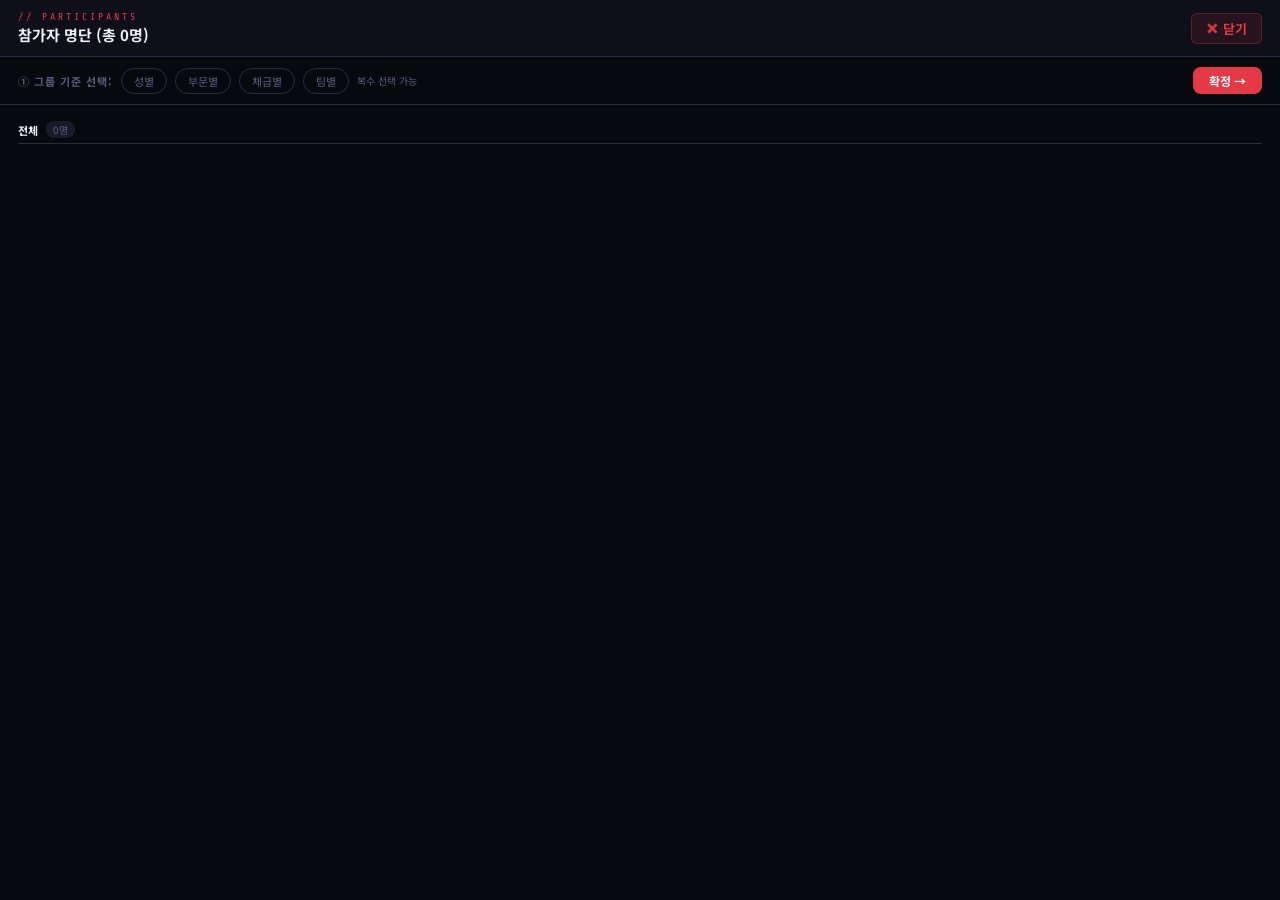
<file: bracket-window.html>
<!DOCTYPE html>
<html lang="ko">
<head>
<meta charset="UTF-8">
<title>대진표 — SGP</title>
<link rel="preconnect" href="https://fonts.googleapis.com">
<link href="https://fonts.googleapis.com/css2?family=Bebas+Neue&family=Rajdhani:wght@500;600;700&family=Share+Tech+Mono&family=Noto+Sans+KR:wght@300;400;500;700&display=swap" rel="stylesheet">
<style>
*{box-sizing:border-box;margin:0;padding:0}
:root{
  --bg:#08080f;--bg2:#0f0f1a;--card:#13131f;--card2:#1a1a2a;
  --border:#2a2a40;--border2:#3a3a55;
  --red:#e63946;--accent:#4cc9f0;--green:#06d6a0;--yellow:#ffd60a;
  --text:#f0f0f8;--text2:#9090b0;--text3:#5a5a7a;
}
html,body{width:100%;height:100%;background:var(--bg);color:var(--text);font-family:'Noto Sans KR',sans-serif;overflow:hidden;}
button{cursor:pointer;font-family:'Noto Sans KR',sans-serif;}
#wrap{display:flex;flex-direction:column;height:100vh;overflow:hidden;}
#hdr{padding:11px 18px;border-bottom:1px solid var(--border);display:flex;align-items:center;justify-content:space-between;flex-shrink:0;background:var(--bg2);}
.step{display:none;flex-direction:column;flex:1;min-height:0;}
.step.on{display:flex;}
.subhdr{padding:10px 18px;border-bottom:1px solid var(--border);display:flex;align-items:center;gap:8px;flex-shrink:0;background:var(--bg);flex-wrap:wrap;}
/* 스크롤은 이 영역에만 — 창 테두리에 스크롤바 1개만 */
.scroll-area{flex:1;overflow-x:auto;overflow-y:scroll;padding:16px 18px;min-height:0;scrollbar-width:thin;scrollbar-color:var(--border2) var(--bg2);}
.scroll-area::-webkit-scrollbar{width:6px;height:6px;}
.scroll-area::-webkit-scrollbar-track{background:var(--bg2);}
.scroll-area::-webkit-scrollbar-thumb{background:var(--border2);border-radius:3px;}
.btn-back{padding:4px 10px;background:transparent;border:1px solid var(--border);color:var(--text3);border-radius:6px;font-size:11px;}
.pts-sort-btn,.pts-mode-btn{padding:4px 12px;border-radius:20px;border:1px solid var(--border);background:transparent;color:var(--text3);font-size:11px;transition:all .15s;}
.pt-card{display:flex;align-items:center;gap:10px;padding:9px 12px;background:var(--card);border:1px solid var(--border);border-radius:8px;margin-bottom:6px;}
.order-row{display:flex;align-items:center;gap:8px;padding:7px 10px;background:var(--card);border:1px solid var(--border);border-radius:7px;cursor:grab;user-select:none;margin-bottom:4px;}
#league-overlay{display:none;position:absolute;inset:0;background:rgba(10,10,15,.88);z-index:10;align-items:center;justify-content:center;flex-direction:column;gap:12px;}
#tc{position:fixed;bottom:16px;right:16px;display:flex;flex-direction:column;gap:6px;z-index:9999;}
.tos{padding:9px 14px;border-radius:8px;font-size:12px;font-weight:600;background:var(--card2);border:1px solid var(--border2);color:var(--text);box-shadow:0 4px 12px rgba(0,0,0,.4);animation:tsin .25s ease;}
.tos.success{border-color:var(--green);color:var(--green);}
.tos.error{border-color:var(--red);color:var(--red);}
.tos.info{border-color:var(--accent);color:var(--accent);}
@keyframes tsin{from{opacity:0;transform:translateY(6px)}to{opacity:1;transform:translateY(0)}}
/* 경기 카드 상단 레이블 줄바꿈 방지 */
#bracket-display [style*="color:#555"],
#pdf-preview [style*="color:#555"] { white-space: nowrap !important; }
</style>
</head>
<body>
<div id="wrap">
  <div id="hdr">
    <div>
      <div style="font-family:'Share Tech Mono',monospace;font-size:10px;color:var(--red);letter-spacing:3px;margin-bottom:2px;">// PARTICIPANTS</div>
      <div style="font-size:15px;font-weight:700;" id="win-title">참가자 명단</div>
    </div>
    <button onclick="window.close()" style="background:rgba(230,57,70,.1);border:1px solid rgba(230,57,70,.3);color:var(--red);font-size:13px;padding:5px 14px;border-radius:6px;font-weight:700;">✕ 닫기</button>
  </div>

  <!-- STEP 1 -->
  <div id="pts-step1" class="step on">
    <div class="subhdr">
      <span style="font-size:11px;color:var(--text3);font-weight:700;letter-spacing:1px;">① 그룹 기준 선택:</span>
      <button onclick="togglePtsSort('gender')"   id="sort-gender"   class="pts-sort-btn">성별</button>
      <button onclick="togglePtsSort('division')" id="sort-division" class="pts-sort-btn">부문별</button>
      <button onclick="togglePtsSort('weight')"   id="sort-weight"   class="pts-sort-btn">체급별</button>
      <button onclick="togglePtsSort('team')"     id="sort-team"     class="pts-sort-btn">팀별</button>
      <span style="font-size:10px;color:var(--text3);">복수 선택 가능</span>
      <span id="pts-summary" style="font-size:10px;color:var(--accent);font-family:'Share Tech Mono',monospace;margin-left:8px;"></span>
      <button onclick="confirmPtsGroup()" style="margin-left:auto;padding:5px 16px;background:var(--red);border:none;color:#fff;border-radius:8px;font-size:12px;font-weight:700;">확정 →</button>
    </div>
    <div id="pts-popup-list" class="scroll-area"></div>
  </div>

  <!-- STEP 2 -->
  <div id="pts-step2" class="step" style="position:relative;">
    <div class="subhdr">
      <button onclick="goStep1()" class="btn-back">← 뒤로</button>
      <span style="font-size:11px;color:var(--text3);font-weight:700;letter-spacing:1px;">② 조건 설정</span>
      <div style="margin-left:auto;">
        <button onclick="generateAllBrackets()" id="btn-generate" style="padding:5px 18px;background:var(--red);border:none;color:#fff;border-radius:8px;font-size:12px;font-weight:700;">대진표 만들기 →</button>
      </div>
    </div>
    <div class="scroll-area" style="padding:16px 20px;display:block;">

      <!-- 경기 규모 -->
      <div style="display:flex;align-items:center;gap:16px;margin-bottom:16px;">
        <span style="font-size:10px;color:var(--accent);font-family:'Share Tech Mono',monospace;letter-spacing:1px;white-space:nowrap;">// 경기 규모</span>
        <div style="display:flex;gap:6px;" id="comp-type-btns">
          <button onclick="setCompType('national')" data-type="national" class="comp-type-btn" style="padding:5px 14px;border-radius:7px;border:1px solid var(--border);background:transparent;color:var(--text2);font-size:11px;font-weight:600;cursor:pointer;">🏅 전국대회</button>
          <button onclick="setCompType('regional')" data-type="regional" class="comp-type-btn" style="padding:5px 14px;border-radius:7px;border:1px solid var(--border);background:transparent;color:var(--text2);font-size:11px;font-weight:600;cursor:pointer;">📍 지역대회</button>
          <button onclick="setCompType('club')" data-type="club" class="comp-type-btn" style="padding:5px 14px;border-radius:7px;border:1px solid var(--border);background:transparent;color:var(--text2);font-size:11px;font-weight:600;cursor:pointer;">🏠 클럽/동호회</button>
          <button onclick="setCompType('other')" data-type="other" class="comp-type-btn" style="padding:5px 14px;border-radius:7px;border:1px solid var(--border);background:transparent;color:var(--text2);font-size:11px;font-weight:600;cursor:pointer;">기타</button>
        </div>
      </div>

      <!-- 동시 경기장 수 -->
      <div style="display:flex;align-items:center;gap:16px;margin-bottom:16px;">
        <span style="font-size:10px;color:var(--accent);font-family:'Share Tech Mono',monospace;letter-spacing:1px;white-space:nowrap;">// 경기장 수</span>
        <div style="display:flex;gap:6px;flex-wrap:wrap;" id="court-count-btns">
          <button onclick="setCourtCount(1)"  data-count="1"  class="court-btn" style="width:40px;height:36px;border-radius:7px;border:1px solid var(--border);background:transparent;color:var(--text2);font-size:15px;font-weight:700;cursor:pointer;">1</button>
          <button onclick="setCourtCount(2)"  data-count="2"  class="court-btn" style="width:40px;height:36px;border-radius:7px;border:1px solid var(--border);background:transparent;color:var(--text2);font-size:15px;font-weight:700;cursor:pointer;">2</button>
          <button onclick="setCourtCount(3)"  data-count="3"  class="court-btn" style="width:40px;height:36px;border-radius:7px;border:1px solid var(--border);background:transparent;color:var(--text2);font-size:15px;font-weight:700;cursor:pointer;">3</button>
          <button onclick="setCourtCount(4)"  data-count="4"  class="court-btn" style="width:40px;height:36px;border-radius:7px;border:1px solid var(--border);background:transparent;color:var(--text2);font-size:15px;font-weight:700;cursor:pointer;">4</button>
          <button onclick="setCourtCount(5)"  data-count="5"  class="court-btn" style="width:40px;height:36px;border-radius:7px;border:1px solid var(--border);background:transparent;color:var(--text2);font-size:15px;font-weight:700;cursor:pointer;">5</button>
          <button onclick="setCourtCount(6)"  data-count="6"  class="court-btn" style="width:40px;height:36px;border-radius:7px;border:1px solid var(--border);background:transparent;color:var(--text2);font-size:15px;font-weight:700;cursor:pointer;">6</button>
          <button onclick="setCourtCount(7)"  data-count="7"  class="court-btn" style="width:40px;height:36px;border-radius:7px;border:1px solid var(--border);background:transparent;color:var(--text2);font-size:15px;font-weight:700;cursor:pointer;">7</button>
          <button onclick="setCourtCount(8)"  data-count="8"  class="court-btn" style="width:40px;height:36px;border-radius:7px;border:1px solid var(--border);background:transparent;color:var(--text2);font-size:15px;font-weight:700;cursor:pointer;">8</button>
          <button onclick="setCourtCount(9)"  data-count="9"  class="court-btn" style="width:40px;height:36px;border-radius:7px;border:1px solid var(--border);background:transparent;color:var(--text2);font-size:15px;font-weight:700;cursor:pointer;">9</button>
          <button onclick="setCourtCount(10)" data-count="10" class="court-btn" style="width:40px;height:36px;border-radius:7px;border:1px solid var(--border);background:transparent;color:var(--text2);font-size:13px;font-weight:700;cursor:pointer;">10</button>
        </div>
      </div>

      <!-- 대진표 분석 -->
      <div style="display:flex;align-items:center;gap:12px;margin-bottom:16px;">
        <span style="font-size:10px;color:var(--accent);font-family:'Share Tech Mono',monospace;letter-spacing:1px;white-space:nowrap;">// 대진표 분석</span>
        <button onclick="runBracketAnalysis()" id="btn-analyze" style="padding:5px 16px;background:rgba(76,201,240,.15);border:1px solid var(--accent);color:var(--accent);border-radius:8px;font-size:12px;font-weight:700;cursor:pointer;transition:all .15s;">🔍 대진표 분석</button>
      </div>
      <div id="analysis-result" style="display:none;margin-bottom:20px;border:1px solid rgba(76,201,240,0.3);border-radius:10px;overflow:hidden;">
        <div style="padding:8px 14px;background:rgba(76,201,240,0.08);border-bottom:1px solid rgba(76,201,240,0.2);display:flex;align-items:center;gap:8px;">
          <span style="font-size:10px;color:var(--accent);font-family:'Share Tech Mono',monospace;letter-spacing:1px;">// AI 분석 결과</span>
          <span id="analysis-status" style="font-size:10px;color:var(--text3);"></span>
        </div>
        <div id="analysis-body" style="padding:14px 16px;font-size:12px;line-height:1.8;color:var(--text2);"></div>
      </div>
      <div id="pts-overview" style="margin-bottom:16px;display:none;">
        <span style="font-size:10px;color:var(--accent);font-family:'Share Tech Mono',monospace;letter-spacing:1px;">// 참가 현황</span>
        <div id="pts-overview-body" style="display:flex;gap:8px;flex-wrap:wrap;margin-top:8px;align-items:flex-start;"></div>
      </div>

      <!-- 레이아웃 선택 -->
      <div style="display:flex;align-items:center;gap:16px;flex-wrap:wrap;margin-bottom:16px;">
        <span style="font-size:10px;color:var(--accent);font-family:'Share Tech Mono',monospace;letter-spacing:1px;white-space:nowrap;">// 레이아웃 예시</span>
        <div style="display:flex;gap:8px;" id="layout-btns">

          <div style="position:relative;display:inline-block;">
            <button onclick="setLayoutAndHighlight('A')" id="setup-lay-A" class="layout-btn" style="width:72px;height:60px;border-radius:8px;border:1px solid var(--red);background:rgba(230,57,70,.2);color:var(--red);cursor:pointer;display:flex;flex-direction:column;align-items:center;justify-content:center;gap:3px;padding:0;">
              <svg width="48" height="36" viewBox="0 0 36 28" fill="none"><rect x="1" y="2" width="9" height="5" rx="1" fill="currentColor" opacity=".7"/><rect x="1" y="11" width="9" height="5" rx="1" fill="currentColor" opacity=".7"/><rect x="1" y="20" width="9" height="5" rx="1" fill="currentColor" opacity=".7"/><rect x="14" y="6" width="9" height="5" rx="1" fill="currentColor" opacity=".85"/><rect x="14" y="20" width="9" height="5" rx="1" fill="currentColor" opacity=".85"/><rect x="27" y="13" width="8" height="5" rx="1" fill="currentColor"/><path d="M10 4.5h2v7.5h2" stroke="currentColor" stroke-width=".8" opacity=".5"/><path d="M10 12h2v7h2" stroke="currentColor" stroke-width=".8" opacity=".5"/><path d="M10 22.5h2v0h2" stroke="currentColor" stroke-width=".8" opacity=".5"/><path d="M23 8.5h2v7h2" stroke="currentColor" stroke-width=".8" opacity=".5"/><path d="M23 22.5h2v-7h2" stroke="currentColor" stroke-width=".8" opacity=".5"/></svg>
              <span style="font-size:10px;font-weight:700;">A형</span>
            </button>
            <div class="layout-tip" style="display:none;position:absolute;bottom:calc(100% + 8px);left:50%;transform:translateX(-50%);background:#1a1a2e;border:1px solid var(--border2);border-radius:8px;padding:8px 12px;font-size:11px;color:var(--text2);white-space:nowrap;z-index:100;line-height:1.6;">단방향 (좌→우)<br>경기장 1개에 적합<div style="position:absolute;bottom:-5px;left:50%;width:8px;height:8px;background:#1a1a2e;border-right:1px solid var(--border2);border-bottom:1px solid var(--border2);transform:translateX(-50%) rotate(45deg);"></div></div>
          </div>

          <div style="position:relative;display:inline-block;">
            <button onclick="setLayoutAndHighlight('B')" id="setup-lay-B" class="layout-btn" style="width:72px;height:60px;border-radius:8px;border:1px solid var(--border2);background:transparent;color:var(--text2);cursor:pointer;display:flex;flex-direction:column;align-items:center;justify-content:center;gap:3px;padding:0;">
              <svg width="48" height="36" viewBox="0 0 36 28" fill="none"><rect x="1" y="21" width="9" height="5" rx="1" fill="currentColor" opacity=".7"/><rect x="14" y="21" width="9" height="5" rx="1" fill="currentColor" opacity=".7"/><rect x="27" y="21" width="8" height="5" rx="1" fill="currentColor" opacity=".7"/><rect x="7" y="13" width="9" height="5" rx="1" fill="currentColor" opacity=".85"/><rect x="21" y="13" width="9" height="5" rx="1" fill="currentColor" opacity=".85"/><rect x="14" y="2" width="9" height="5" rx="1" fill="currentColor"/><path d="M5.5 21v-2h10v-2" stroke="currentColor" stroke-width=".8" opacity=".5"/><path d="M18.5 21v-2h10v-2" stroke="currentColor" stroke-width=".8" opacity=".5"/><path d="M31 21v-2h-6" stroke="currentColor" stroke-width=".8" opacity=".5"/><path d="M11.5 13v-2h7v-2" stroke="currentColor" stroke-width=".8" opacity=".5"/><path d="M25.5 13v-2h-7" stroke="currentColor" stroke-width=".8" opacity=".5"/></svg>
              <span style="font-size:10px;font-weight:700;">B형</span>
            </button>
            <div class="layout-tip" style="display:none;position:absolute;bottom:calc(100% + 8px);left:50%;transform:translateX(-50%);background:#1a1a2e;border:1px solid var(--border2);border-radius:8px;padding:8px 12px;font-size:11px;color:var(--text2);white-space:nowrap;z-index:100;line-height:1.6;">단방향 (아래→위)<br>경기장 1개에 적합<div style="position:absolute;bottom:-5px;left:50%;width:8px;height:8px;background:#1a1a2e;border-right:1px solid var(--border2);border-bottom:1px solid var(--border2);transform:translateX(-50%) rotate(45deg);"></div></div>
          </div>

          <div style="position:relative;display:inline-block;">
            <button onclick="setLayoutAndHighlight('C')" id="setup-lay-C" class="layout-btn" style="width:72px;height:60px;border-radius:8px;border:1px solid var(--border2);background:transparent;color:var(--text2);cursor:pointer;display:flex;flex-direction:column;align-items:center;justify-content:center;gap:3px;padding:0;">
              <svg width="48" height="36" viewBox="0 0 36 28" fill="none"><rect x="1" y="2" width="9" height="5" rx="1" fill="currentColor" opacity=".7"/><rect x="14" y="2" width="9" height="5" rx="1" fill="currentColor" opacity=".7"/><rect x="27" y="2" width="8" height="5" rx="1" fill="currentColor" opacity=".7"/><rect x="7" y="11" width="9" height="5" rx="1" fill="currentColor" opacity=".85"/><rect x="21" y="11" width="9" height="5" rx="1" fill="currentColor" opacity=".85"/><rect x="14" y="21" width="9" height="5" rx="1" fill="currentColor"/><path d="M5.5 7v2h10v2" stroke="currentColor" stroke-width=".8" opacity=".5"/><path d="M18.5 7v2h10v2" stroke="currentColor" stroke-width=".8" opacity=".5"/><path d="M31 7v2h-6" stroke="currentColor" stroke-width=".8" opacity=".5"/><path d="M11.5 16v2h7v2" stroke="currentColor" stroke-width=".8" opacity=".5"/><path d="M25.5 16v2h-7" stroke="currentColor" stroke-width=".8" opacity=".5"/></svg>
              <span style="font-size:10px;font-weight:700;">C형</span>
            </button>
            <div class="layout-tip" style="display:none;position:absolute;bottom:calc(100% + 8px);left:50%;transform:translateX(-50%);background:#1a1a2e;border:1px solid var(--border2);border-radius:8px;padding:8px 12px;font-size:11px;color:var(--text2);white-space:nowrap;z-index:100;line-height:1.6;">단방향 (위→아래)<br>경기장 1개에 적합<div style="position:absolute;bottom:-5px;left:50%;width:8px;height:8px;background:#1a1a2e;border-right:1px solid var(--border2);border-bottom:1px solid var(--border2);transform:translateX(-50%) rotate(45deg);"></div></div>
          </div>

          <div style="position:relative;display:inline-block;">
            <button onclick="setLayoutAndHighlight('D')" id="setup-lay-D" class="layout-btn" style="width:72px;height:60px;border-radius:8px;border:1px solid var(--border2);background:transparent;color:var(--text2);cursor:pointer;display:flex;flex-direction:column;align-items:center;justify-content:center;gap:3px;padding:0;">
              <svg width="48" height="36" viewBox="0 0 36 28" fill="none"><rect x="0" y="4" width="7" height="4" rx="1" fill="currentColor" opacity=".6"/><rect x="0" y="11" width="7" height="4" rx="1" fill="currentColor" opacity=".6"/><rect x="0" y="18" width="7" height="4" rx="1" fill="currentColor" opacity=".6"/><rect x="10" y="7" width="7" height="4" rx="1" fill="currentColor" opacity=".8"/><rect x="10" y="18" width="7" height="4" rx="1" fill="currentColor" opacity=".8"/><rect x="14.5" y="12" width="7" height="4" rx="1" fill="currentColor"/><rect x="29" y="4" width="7" height="4" rx="1" fill="currentColor" opacity=".6"/><rect x="29" y="11" width="7" height="4" rx="1" fill="currentColor" opacity=".6"/><rect x="29" y="18" width="7" height="4" rx="1" fill="currentColor" opacity=".6"/><rect x="19" y="7" width="7" height="4" rx="1" fill="currentColor" opacity=".8"/><rect x="19" y="18" width="7" height="4" rx="1" fill="currentColor" opacity=".8"/><path d="M7 6h2v3.5h2" stroke="currentColor" stroke-width=".8" opacity=".45"/><path d="M7 13h2v-3.5" stroke="currentColor" stroke-width=".8" opacity=".45"/><path d="M7 20h2v-2.5h2" stroke="currentColor" stroke-width=".8" opacity=".45"/><path d="M17 9h1.5v5h-4" stroke="currentColor" stroke-width=".8" opacity=".45"/><path d="M17 20h1.5v-7" stroke="currentColor" stroke-width=".8" opacity=".45"/><path d="M29 6h-2v3.5h-2" stroke="currentColor" stroke-width=".8" opacity=".45"/><path d="M29 13h-2v-3.5" stroke="currentColor" stroke-width=".8" opacity=".45"/><path d="M29 20h-2v-2.5h-2" stroke="currentColor" stroke-width=".8" opacity=".45"/></svg>
              <span style="font-size:10px;font-weight:700;">D형</span>
            </button>
            <div class="layout-tip" id="tip-D" style="display:none;position:absolute;bottom:calc(100% + 8px);left:50%;transform:translateX(-50%);background:#1a1a2e;border:1px solid var(--border2);border-radius:8px;padding:8px 12px;font-size:11px;color:var(--text2);white-space:nowrap;z-index:100;line-height:1.6;">좌우 양방향 → 가운데 결승<br><span id="tip-D-court" style="color:var(--accent);"></span><div style="position:absolute;bottom:-5px;left:50%;width:8px;height:8px;background:#1a1a2e;border-right:1px solid var(--border2);border-bottom:1px solid var(--border2);transform:translateX(-50%) rotate(45deg);"></div></div>
          </div>

          <div style="position:relative;display:inline-block;">
            <button onclick="setLayoutAndHighlight('E')" id="setup-lay-E" class="layout-btn" style="width:72px;height:60px;border-radius:8px;border:1px solid var(--border2);background:transparent;color:var(--text2);cursor:pointer;display:flex;flex-direction:column;align-items:center;justify-content:center;gap:3px;padding:0;">
              <svg width="48" height="36" viewBox="0 0 36 28" fill="none"><rect x="1" y="1" width="8" height="4" rx="1" fill="currentColor" opacity=".6"/><rect x="19" y="1" width="8" height="4" rx="1" fill="currentColor" opacity=".6"/><rect x="10" y="7" width="8" height="4" rx="1" fill="currentColor" opacity=".8"/><rect x="18" y="12" width="8" height="4" rx="1" fill="currentColor"/><rect x="10" y="17" width="8" height="4" rx="1" fill="currentColor" opacity=".8"/><rect x="1" y="23" width="8" height="4" rx="1" fill="currentColor" opacity=".6"/><rect x="19" y="23" width="8" height="4" rx="1" fill="currentColor" opacity=".6"/><path d="M5 5v1.5h9v1" stroke="currentColor" stroke-width=".8" opacity=".45"/><path d="M23 5v1.5h-5" stroke="currentColor" stroke-width=".8" opacity=".45"/><path d="M14 11v1h8v1" stroke="currentColor" stroke-width=".8" opacity=".45"/><path d="M14 21v-1h8v-1" stroke="currentColor" stroke-width=".8" opacity=".45"/><path d="M5 23v-1.5h9v-1" stroke="currentColor" stroke-width=".8" opacity=".45"/><path d="M23 23v-1.5h-5" stroke="currentColor" stroke-width=".8" opacity=".45"/></svg>
              <span style="font-size:10px;font-weight:700;">E형</span>
            </button>
            <div class="layout-tip" style="display:none;position:absolute;bottom:calc(100% + 8px);left:50%;transform:translateX(-50%);background:#1a1a2e;border:1px solid var(--border2);border-radius:8px;padding:8px 12px;font-size:11px;color:var(--text2);white-space:nowrap;z-index:100;line-height:1.6;">위아래 → 가운데 결승<br>여러 경기장에 적합<div style="position:absolute;bottom:-5px;left:50%;width:8px;height:8px;background:#1a1a2e;border-right:1px solid var(--border2);border-bottom:1px solid var(--border2);transform:translateX(-50%) rotate(45deg);"></div></div>
          </div>

        </div>
      </div>

      <!-- 대진표 미리보기 패널 -->
      <div id="bracket-preview-panel" style="display:block;border:1px solid var(--border);border-radius:10px;">
        <div style="padding:8px 14px;background:var(--card2);border-bottom:1px solid var(--border);display:flex;align-items:center;gap:8px;">
          <span style="font-size:10px;color:var(--accent);font-family:'Share Tech Mono',monospace;letter-spacing:1px;">// 레이아웃 미리보기</span>
          <span id="preview-label" style="font-size:11px;color:var(--text2);font-weight:600;">A형 (좌→우)</span>
          <span id="preview-desc" style="font-size:10px;color:var(--text3);margin-left:auto;">경기장 1개 적합</span>
        </div>
        <div id="bracket-preview-svg" style="padding:20px 16px;background:var(--bg);">
          <svg viewBox="0 0 500 260" xmlns="http://www.w3.org/2000/svg" style="width:100%;height:auto;display:block;">
            <text x="250" y="12" text-anchor="middle" fill="rgba(76,201,240,0.7)" font-size="10" font-family="'Share Tech Mono',monospace">A형 — 좌→우 단방향</text>
            <text x="30"  y="24" text-anchor="middle" fill="rgba(76,201,240,0.4)" font-size="8" font-family="'Share Tech Mono',monospace">1R</text>
            <text x="130" y="24" text-anchor="middle" fill="rgba(76,201,240,0.4)" font-size="8" font-family="'Share Tech Mono',monospace">2R</text>
            <text x="220" y="24" text-anchor="middle" fill="rgba(76,201,240,0.4)" font-size="8" font-family="'Share Tech Mono',monospace">3R</text>
            <text x="400" y="24" text-anchor="middle" fill="rgba(230,57,70,0.8)"  font-size="8" font-family="'Share Tech Mono',monospace">결승</text>
            <rect x="4"   y="28"  width="52" height="20" rx="3" fill="rgba(76,201,240,0.25)" stroke="rgba(76,201,240,0.55)" stroke-width="1"/>
            <rect x="4"   y="54"  width="52" height="20" rx="3" fill="rgba(76,201,240,0.25)" stroke="rgba(76,201,240,0.55)" stroke-width="1"/>
            <rect x="4"   y="84"  width="52" height="20" rx="3" fill="rgba(76,201,240,0.25)" stroke="rgba(76,201,240,0.55)" stroke-width="1"/>
            <rect x="4"   y="110" width="52" height="20" rx="3" fill="rgba(76,201,240,0.25)" stroke="rgba(76,201,240,0.55)" stroke-width="1"/>
            <rect x="4"   y="140" width="52" height="20" rx="3" fill="rgba(76,201,240,0.25)" stroke="rgba(76,201,240,0.55)" stroke-width="1"/>
            <rect x="4"   y="166" width="52" height="20" rx="3" fill="rgba(76,201,240,0.25)" stroke="rgba(76,201,240,0.55)" stroke-width="1"/>
            <rect x="4"   y="196" width="52" height="20" rx="3" fill="rgba(76,201,240,0.25)" stroke="rgba(76,201,240,0.55)" stroke-width="1"/>
            <rect x="4"   y="222" width="52" height="20" rx="3" fill="rgba(76,201,240,0.25)" stroke="rgba(76,201,240,0.55)" stroke-width="1"/>
            <rect x="84"  y="41"  width="52" height="20" rx="3" fill="rgba(76,201,240,0.25)" stroke="rgba(76,201,240,0.55)" stroke-width="1"/>
            <rect x="84"  y="97"  width="52" height="20" rx="3" fill="rgba(76,201,240,0.25)" stroke="rgba(76,201,240,0.55)" stroke-width="1"/>
            <rect x="84"  y="153" width="52" height="20" rx="3" fill="rgba(76,201,240,0.25)" stroke="rgba(76,201,240,0.55)" stroke-width="1"/>
            <rect x="84"  y="209" width="52" height="20" rx="3" fill="rgba(76,201,240,0.25)" stroke="rgba(76,201,240,0.55)" stroke-width="1"/>
            <rect x="164" y="69"  width="52" height="20" rx="3" fill="rgba(76,201,240,0.25)" stroke="rgba(76,201,240,0.55)" stroke-width="1"/>
            <rect x="164" y="181" width="52" height="20" rx="3" fill="rgba(76,201,240,0.25)" stroke="rgba(76,201,240,0.55)" stroke-width="1"/>
            <rect x="320" y="115" width="120" height="30" rx="3" fill="rgba(230,57,70,0.5)" stroke="rgba(230,57,70,0.8)" stroke-width="1.5"/>
            <text x="380" y="134" text-anchor="middle" fill="rgba(230,57,70,0.95)" font-size="10" font-family="'Share Tech Mono',monospace">🏆 결승</text>
            <path d="M56 38 H70 V51 H84"  fill="none" stroke="rgba(76,201,240,0.4)" stroke-width="0.9"/>
            <path d="M56 64 H70 V51"      fill="none" stroke="rgba(76,201,240,0.4)" stroke-width="0.9"/>
            <path d="M56 94 H70 V107 H84" fill="none" stroke="rgba(76,201,240,0.4)" stroke-width="0.9"/>
            <path d="M56 120 H70 V107"    fill="none" stroke="rgba(76,201,240,0.4)" stroke-width="0.9"/>
            <path d="M56 150 H70 V163 H84" fill="none" stroke="rgba(76,201,240,0.4)" stroke-width="0.9"/>
            <path d="M56 176 H70 V163"    fill="none" stroke="rgba(76,201,240,0.4)" stroke-width="0.9"/>
            <path d="M56 206 H70 V219 H84" fill="none" stroke="rgba(76,201,240,0.4)" stroke-width="0.9"/>
            <path d="M56 232 H70 V219"    fill="none" stroke="rgba(76,201,240,0.4)" stroke-width="0.9"/>
            <path d="M136 51 H150 V79 H164"  fill="none" stroke="rgba(76,201,240,0.4)" stroke-width="0.9"/>
            <path d="M136 107 H150 V79"      fill="none" stroke="rgba(76,201,240,0.4)" stroke-width="0.9"/>
            <path d="M136 163 H150 V191 H164" fill="none" stroke="rgba(76,201,240,0.4)" stroke-width="0.9"/>
            <path d="M136 219 H150 V191"     fill="none" stroke="rgba(76,201,240,0.4)" stroke-width="0.9"/>
            <path d="M216 79 H268 V130 H320"  fill="none" stroke="rgba(76,201,240,0.7)" stroke-width="0.9"/>
            <path d="M216 191 H268 V130"      fill="none" stroke="rgba(76,201,240,0.7)" stroke-width="0.9"/>
          </svg>
        </div>
        <div id="preview-stats" style="padding:8px 14px;background:var(--card2);border-top:1px solid var(--border);display:flex;gap:16px;flex-wrap:wrap;">
          <span style="font-size:11px;color:var(--text3);">예시)</span> <span style="font-size:13px;color:var(--text2);font-weight:700;">16명 &nbsp;/&nbsp; 1경기장 &nbsp;/&nbsp; 4라운드</span>
        </div>
      </div>

    </div>
  </div>

  <!-- STEP 3 -->
  <div id="pts-step3" class="step">
    <div class="subhdr">
      <button onclick="goStep2()" class="btn-back">← 뒤로</button>
      <span style="font-size:15px;color:var(--text);font-weight:700;letter-spacing:1px;">③ 대진표 확인 &amp; 수정</span>
      <div id="pts-bracket-label" style="font-size:12px;color:var(--accent);font-weight:700;margin-left:4px;"></div>
      <span id="step3-court-info" style="font-size:11px;color:var(--text3);margin-left:8px;"></span>
      <div style="margin-left:auto;display:flex;gap:5px;flex-wrap:wrap;align-items:center;">
        <span style="font-size:9px;color:var(--text3);letter-spacing:1px;">레이아웃:</span>
        <button onclick="setBracketLayout('A')" id="popup-lay-A" title="A: 좌→우" style="padding:3px 5px;border-radius:5px;border:1px solid var(--border2);background:transparent;color:var(--text2);cursor:pointer;line-height:0;"><svg width="36" height="28" viewBox="0 0 36 28" fill="none"><rect x="1" y="2" width="9" height="5" rx="1" fill="currentColor" opacity=".7"/><rect x="1" y="11" width="9" height="5" rx="1" fill="currentColor" opacity=".7"/><rect x="1" y="20" width="9" height="5" rx="1" fill="currentColor" opacity=".7"/><rect x="14" y="6" width="9" height="5" rx="1" fill="currentColor" opacity=".85"/><rect x="14" y="20" width="9" height="5" rx="1" fill="currentColor" opacity=".85"/><rect x="27" y="13" width="8" height="5" rx="1" fill="currentColor"/><path d="M10 4.5h2v7.5h2" stroke="currentColor" stroke-width=".8" opacity=".5"/><path d="M10 12h2v7h2" stroke="currentColor" stroke-width=".8" opacity=".5"/><path d="M10 22.5h2v0h2" stroke="currentColor" stroke-width=".8" opacity=".5"/><path d="M23 8.5h2v7h2" stroke="currentColor" stroke-width=".8" opacity=".5"/><path d="M23 22.5h2v-7h2" stroke="currentColor" stroke-width=".8" opacity=".5"/></svg></button>
        <button onclick="setBracketLayout('B')" id="popup-lay-B" title="B: 아래→위" style="padding:3px 5px;border-radius:5px;border:1px solid var(--border2);background:transparent;color:var(--text2);cursor:pointer;line-height:0;"><svg width="36" height="28" viewBox="0 0 36 28" fill="none"><rect x="1" y="21" width="9" height="5" rx="1" fill="currentColor" opacity=".7"/><rect x="14" y="21" width="9" height="5" rx="1" fill="currentColor" opacity=".7"/><rect x="27" y="21" width="8" height="5" rx="1" fill="currentColor" opacity=".7"/><rect x="7" y="13" width="9" height="5" rx="1" fill="currentColor" opacity=".85"/><rect x="21" y="13" width="9" height="5" rx="1" fill="currentColor" opacity=".85"/><rect x="14" y="2" width="9" height="5" rx="1" fill="currentColor"/><path d="M5.5 21v-2h10v-2" stroke="currentColor" stroke-width=".8" opacity=".5"/><path d="M18.5 21v-2h10v-2" stroke="currentColor" stroke-width=".8" opacity=".5"/><path d="M31 21v-2h-6" stroke="currentColor" stroke-width=".8" opacity=".5"/><path d="M11.5 13v-2h7v-2" stroke="currentColor" stroke-width=".8" opacity=".5"/><path d="M25.5 13v-2h-7" stroke="currentColor" stroke-width=".8" opacity=".5"/></svg></button>
        <button onclick="setBracketLayout('C')" id="popup-lay-C" title="C: 위→아래" style="padding:3px 5px;border-radius:5px;border:1px solid var(--border2);background:transparent;color:var(--text2);cursor:pointer;line-height:0;"><svg width="36" height="28" viewBox="0 0 36 28" fill="none"><rect x="1" y="2" width="9" height="5" rx="1" fill="currentColor" opacity=".7"/><rect x="14" y="2" width="9" height="5" rx="1" fill="currentColor" opacity=".7"/><rect x="27" y="2" width="8" height="5" rx="1" fill="currentColor" opacity=".7"/><rect x="7" y="11" width="9" height="5" rx="1" fill="currentColor" opacity=".85"/><rect x="21" y="11" width="9" height="5" rx="1" fill="currentColor" opacity=".85"/><rect x="14" y="21" width="9" height="5" rx="1" fill="currentColor"/><path d="M5.5 7v2h10v2" stroke="currentColor" stroke-width=".8" opacity=".5"/><path d="M18.5 7v2h10v2" stroke="currentColor" stroke-width=".8" opacity=".5"/><path d="M31 7v2h-6" stroke="currentColor" stroke-width=".8" opacity=".5"/><path d="M11.5 16v2h7v2" stroke="currentColor" stroke-width=".8" opacity=".5"/><path d="M25.5 16v2h-7" stroke="currentColor" stroke-width=".8" opacity=".5"/></svg></button>
        <button onclick="setBracketLayout('D')" id="popup-lay-D" title="D: 양쪽→가운데" style="padding:3px 5px;border-radius:5px;border:1px solid var(--border2);background:transparent;color:var(--text2);cursor:pointer;line-height:0;"><svg width="36" height="28" viewBox="0 0 36 28" fill="none"><rect x="0" y="4" width="7" height="4" rx="1" fill="currentColor" opacity=".6"/><rect x="0" y="11" width="7" height="4" rx="1" fill="currentColor" opacity=".6"/><rect x="0" y="18" width="7" height="4" rx="1" fill="currentColor" opacity=".6"/><rect x="10" y="7" width="7" height="4" rx="1" fill="currentColor" opacity=".8"/><rect x="10" y="18" width="7" height="4" rx="1" fill="currentColor" opacity=".8"/><rect x="14.5" y="12" width="7" height="4" rx="1" fill="currentColor"/><rect x="29" y="4" width="7" height="4" rx="1" fill="currentColor" opacity=".6"/><rect x="29" y="11" width="7" height="4" rx="1" fill="currentColor" opacity=".6"/><rect x="29" y="18" width="7" height="4" rx="1" fill="currentColor" opacity=".6"/><rect x="19" y="7" width="7" height="4" rx="1" fill="currentColor" opacity=".8"/><rect x="19" y="18" width="7" height="4" rx="1" fill="currentColor" opacity=".8"/><path d="M7 6h2v3.5h2" stroke="currentColor" stroke-width=".8" opacity=".45"/><path d="M7 13h2v-3.5" stroke="currentColor" stroke-width=".8" opacity=".45"/><path d="M7 20h2v-2.5h2" stroke="currentColor" stroke-width=".8" opacity=".45"/><path d="M17 9h1.5v5h-4" stroke="currentColor" stroke-width=".8" opacity=".45"/><path d="M17 20h1.5v-7" stroke="currentColor" stroke-width=".8" opacity=".45"/><path d="M29 6h-2v3.5h-2" stroke="currentColor" stroke-width=".8" opacity=".45"/><path d="M29 13h-2v-3.5" stroke="currentColor" stroke-width=".8" opacity=".45"/><path d="M29 20h-2v-2.5h-2" stroke="currentColor" stroke-width=".8" opacity=".45"/></svg></button>
        <button onclick="setBracketLayout('E')" id="popup-lay-E" title="E: 위아래→가운데" style="padding:3px 5px;border-radius:5px;border:1px solid var(--border2);background:transparent;color:var(--text2);cursor:pointer;line-height:0;"><svg width="36" height="28" viewBox="0 0 36 28" fill="none"><rect x="1" y="1" width="8" height="4" rx="1" fill="currentColor" opacity=".6"/><rect x="19" y="1" width="8" height="4" rx="1" fill="currentColor" opacity=".6"/><rect x="10" y="7" width="8" height="4" rx="1" fill="currentColor" opacity=".8"/><rect x="18" y="12" width="8" height="4" rx="1" fill="currentColor"/><rect x="10" y="17" width="8" height="4" rx="1" fill="currentColor" opacity=".8"/><rect x="1" y="23" width="8" height="4" rx="1" fill="currentColor" opacity=".6"/><rect x="19" y="23" width="8" height="4" rx="1" fill="currentColor" opacity=".6"/><path d="M5 5v1.5h9v1" stroke="currentColor" stroke-width=".8" opacity=".45"/><path d="M23 5v1.5h-5" stroke="currentColor" stroke-width=".8" opacity=".45"/><path d="M14 11v1h8v1" stroke="currentColor" stroke-width=".8" opacity=".45"/><path d="M14 21v-1h8v-1" stroke="currentColor" stroke-width=".8" opacity=".45"/><path d="M5 23v-1.5h9v-1" stroke="currentColor" stroke-width=".8" opacity=".45"/><path d="M23 23v-1.5h-5" stroke="currentColor" stroke-width=".8" opacity=".45"/></svg></button>
        <button onclick="saveBracketTemp()" style="padding:4px 10px;background:rgba(255,214,10,.08);border:1px solid #ffd60a;color:#ffd60a;border-radius:6px;font-size:11px;">💾 중간저장</button>
        <button onclick="_refreshSvgLines()" style="padding:4px 10px;background:transparent;border:1px solid var(--border2);color:var(--text3);border-radius:6px;font-size:11px;">🔁 선 새로고침</button>
        <button onclick="applyBracket()" style="padding:5px 14px;background:var(--red);border:none;color:#fff;border-radius:8px;font-size:12px;font-weight:700;">✅ 확정 &amp; 적용 →</button>
      </div>
    </div>
    <div id="pts-bracket-tabs" style="display:none;padding:0;border-bottom:1px solid var(--border);flex-shrink:0;background:var(--bg2);overflow-x:auto;"></div>
    <div id="pts-bracket-view" style="flex:1;min-height:0;padding:16px 18px;overflow:hidden;display:flex;flex-direction:column;"></div>
  </div>

  <!-- STEP 4: 명단 배정 & PDF 출력 -->
  <div id="pts-step4" class="step">
    <div class="subhdr">
      <button onclick="show('pts-step3')" class="btn-back">← 뒤로</button>
      <span style="font-size:15px;color:var(--text);font-weight:700;letter-spacing:1px;">④ 명단 배정 &amp; PDF 출력</span>
      <div style="margin-left:auto;display:flex;gap:6px;align-items:center;">
        <button onclick="openRosterModal()" style="padding:5px 16px;background:transparent;border:1px solid var(--border2);color:var(--text2);border-radius:8px;font-size:12px;font-weight:700;">📋 명단 설정</button>
        <button onclick="toggleHideNames()" id="btn-hide-names" style="padding:5px 16px;background:transparent;border:1px solid var(--border2);color:var(--text3);border-radius:8px;font-size:12px;font-weight:700;">👁 이름 가리기</button>
        <button onclick="_refreshSvgLines()" style="padding:5px 16px;background:transparent;border:1px solid var(--border2);color:var(--text3);border-radius:8px;font-size:12px;font-weight:700;">🔁 선 새로고침</button>
        <button onclick="openDeleteNamesModal()" style="padding:5px 16px;background:transparent;border:1px solid var(--border2);color:var(--text3);border-radius:8px;font-size:12px;font-weight:700;">🗑 이름 삭제</button>
        <button onclick="openShuffleNamesModal()" style="padding:5px 16px;background:transparent;border:1px solid var(--border2);color:var(--text3);border-radius:8px;font-size:12px;font-weight:700;">🔀 랜덤 섞기</button>
        <button onclick="printAll()" style="padding:5px 16px;background:var(--red);border:none;color:#fff;border-radius:8px;font-size:12px;font-weight:700;">🖨️ 전체 PDF</button>
        <button onclick="printSelected()" style="padding:5px 16px;background:rgba(76,201,240,.15);border:1px solid var(--accent);color:var(--accent);border-radius:8px;font-size:12px;font-weight:700;">📄 선택 PDF</button>
        <button onclick="finalizeBracket()" id="btn-finalize" style="padding:5px 18px;background:linear-gradient(135deg,#06d6a0,#00b97a);border:none;color:#fff;border-radius:8px;font-size:12px;font-weight:700;box-shadow:0 0 12px rgba(6,214,160,0.35);letter-spacing:.3px;">✅ 완성</button>
      </div>
    </div>
    <div style="padding:12px 18px;border-bottom:1px solid var(--border);flex-shrink:0;background:var(--bg2);">
      <div style="font-size:10px;color:var(--accent);font-family:'Share Tech Mono',monospace;letter-spacing:1px;margin-bottom:8px;">// 선택 PDF — 출력할 체급 선택</div>
      <div id="pdf-group-checkboxes" style="display:flex;flex-wrap:wrap;gap:6px;"></div>
    </div>
    <div style="flex:1;min-height:0;overflow:auto;padding:16px 18px;">
      <div style="font-size:10px;color:var(--text3);font-family:'Share Tech Mono',monospace;letter-spacing:1px;margin-bottom:12px;">// 미리보기</div>
      <div id="pdf-preview" style="overflow:visible;"></div>
    </div>
  </div>
</div>
<div id="tc"></div>

<!-- step4.js 로드: generateBracket, renderBracketA~E 함수 사용 -->
<script src="js/step4.js"></script>
<script src="js/bw-utils.js"></script>
<script src="js/bw-setup.js"></script>
<script src="js/bw-bracket.js"></script>
<script src="js/bw-roster.js"></script>
<script src="js/bw-pdf.js"></script>
</body>
</html>
</file>
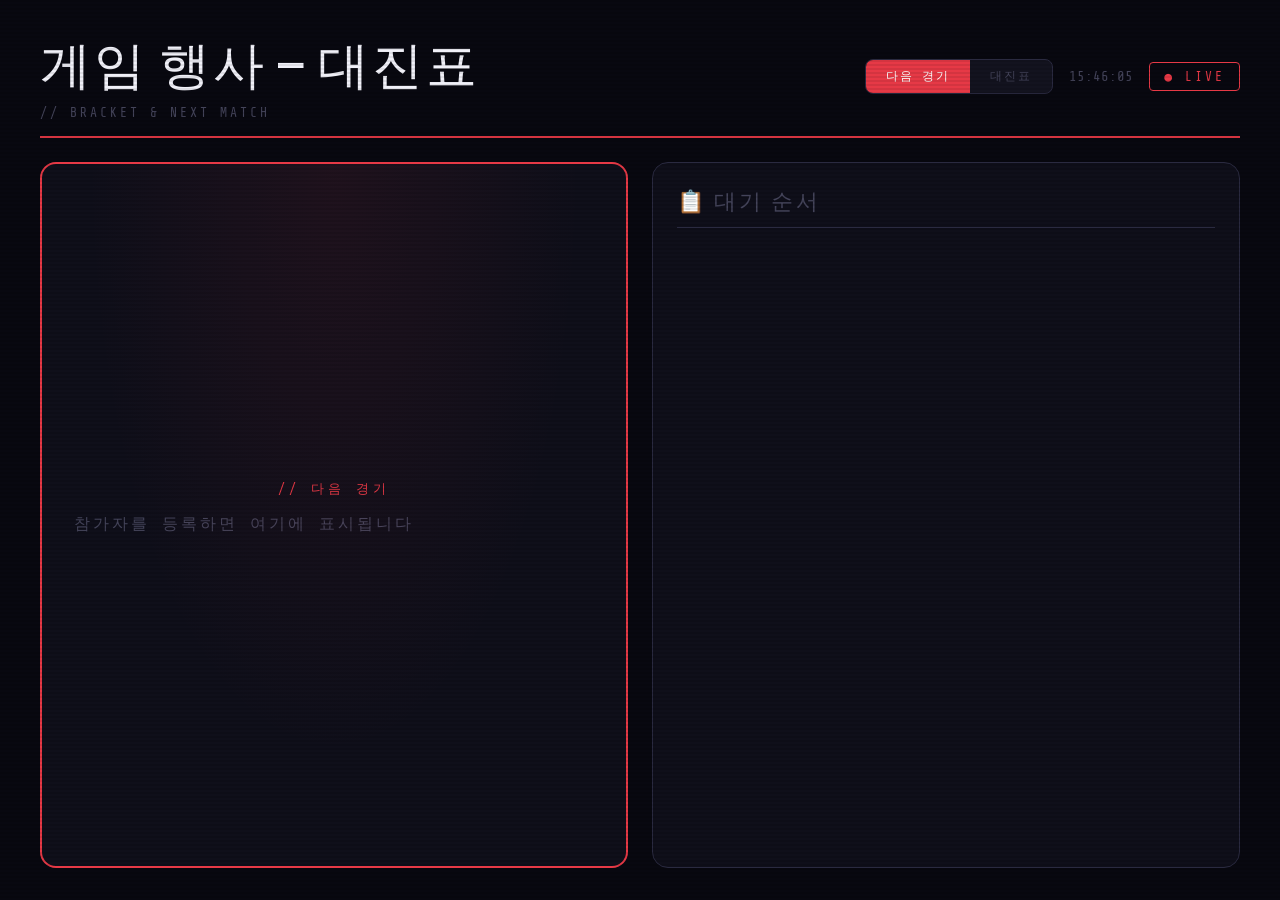
<file: bracket.html>
<!DOCTYPE html>
<html lang="ko">
<head>
<meta charset="UTF-8">
<meta name="viewport" content="width=device-width, initial-scale=1.0">
<title>SGP — 대진표</title>
<link rel="preconnect" href="https://fonts.googleapis.com">
<link href="https://fonts.googleapis.com/css2?family=Bebas+Neue&family=Rajdhani:wght@600;700&family=Share+Tech+Mono&display=swap" rel="stylesheet">
<style>
* { box-sizing: border-box; margin: 0; padding: 0; }
:root {
  --bg:      #080810;
  --bg2:     #0f0f1a;
  --card:    #13131f;
  --border:  #2a2a40;
  --primary: #e63946;
  --accent:  #4cc9f0;
  --green:   #06d6a0;
  --yellow:  #ffd60a;
  --text:    #f0f0f8;
  --dim:     #44445a;
  --font-d:  'Bebas Neue', cursive;
  --font-b:  'Rajdhani', sans-serif;
  --font-m:  'Share Tech Mono', monospace;
}
html, body {
  width: 100%; height: 100%;
  background: var(--bg);
  color: var(--text);
  font-family: var(--font-b);
  overflow: hidden;
  user-select: none;
}
body::after {
  content: '';
  position: fixed; inset: 0;
  background: repeating-linear-gradient(0deg, transparent, transparent 2px, rgba(0,0,0,.08) 2px, rgba(0,0,0,.08) 4px);
  pointer-events: none; z-index: 999;
}

/* ── 레이아웃 ── */
#bracket-wrap {
  width: 100vw; height: 100vh;
  display: grid;
  grid-template-rows: auto 1fr;
  padding: 32px 40px;
  gap: 24px;
}

/* ── 헤더 ── */
#bk-header {
  display: flex; align-items: center; justify-content: space-between;
  border-bottom: 2px solid var(--primary);
  padding-bottom: 16px;
}
#bk-title {
  font-family: var(--font-d);
  font-size: clamp(28px, 4vw, 52px);
  letter-spacing: 3px;
}
#bk-subtitle {
  font-family: var(--font-m);
  font-size: 13px; letter-spacing: 3px;
  color: var(--dim); margin-top: 4px;
}
.bk-live {
  font-family: var(--font-m);
  font-size: 13px; letter-spacing: 3px;
  color: var(--primary); border: 1px solid var(--primary);
  padding: 6px 14px; border-radius: 4px;
  animation: livePulse 2s infinite;
}
@keyframes livePulse { 0%,100%{opacity:1} 50%{opacity:.4} }

/* ── 탭 ── */
#bk-tabs {
  display: flex; gap: 0;
  background: var(--card);
  border: 1px solid var(--border);
  border-radius: 8px; overflow: hidden;
  align-self: center;
}
.bk-tab {
  padding: 8px 20px;
  font-family: var(--font-m); font-size: 12px; letter-spacing: 2px;
  cursor: pointer; color: var(--dim); transition: all .2s;
  background: transparent; border: none;
}
.bk-tab.active { background: var(--primary); color: white; }

/* ── 콘텐츠 영역 ── */
#bk-content {
  display: grid;
  grid-template-columns: 1fr 1fr;
  gap: 24px;
  overflow: hidden;
}

/* ── 다음 경기 카드 ── */
#next-match-card {
  background: var(--bg2);
  border: 2px solid var(--primary);
  border-radius: 16px;
  padding: 32px;
  display: flex; flex-direction: column;
  align-items: center; justify-content: center;
  gap: 16px;
  position: relative; overflow: hidden;
}
#next-match-card::before {
  content: '';
  position: absolute; inset: 0;
  background: radial-gradient(ellipse at 50% 0%, rgba(230,57,70,.08) 0%, transparent 60%);
}
.nm-label {
  font-family: var(--font-m); font-size: 13px;
  letter-spacing: 4px; color: var(--primary);
  text-transform: uppercase;
}
.nm-vs-row {
  display: flex; align-items: center; gap: 24px;
  width: 100%;
}
.nm-player {
  flex: 1; text-align: center;
}
.nm-player-name {
  font-family: var(--font-d);
  font-size: clamp(24px, 4vw, 52px);
  letter-spacing: 2px; line-height: 1.1;
}
.nm-player-sub {
  font-family: var(--font-m);
  font-size: 12px; color: var(--dim);
  margin-top: 6px; letter-spacing: 2px;
}
.nm-vs {
  font-family: var(--font-d);
  font-size: clamp(28px, 5vw, 64px);
  color: var(--primary); letter-spacing: 4px;
  flex-shrink: 0;
}
.nm-info {
  font-family: var(--font-m); font-size: 13px;
  color: var(--dim); letter-spacing: 2px;
  text-align: center;
}
.nm-empty {
  font-family: var(--font-m); font-size: 16px;
  color: var(--dim); letter-spacing: 3px;
  text-align: center;
}

/* ── 대기 명단 ── */
#wait-list-wrap {
  background: var(--bg2);
  border: 1px solid var(--border);
  border-radius: 16px;
  padding: 24px;
  display: flex; flex-direction: column;
  overflow: hidden;
}
.wl-title {
  font-family: var(--font-d);
  font-size: 22px; letter-spacing: 3px;
  color: var(--dim); margin-bottom: 16px;
  padding-bottom: 10px;
  border-bottom: 1px solid var(--border);
  flex-shrink: 0;
}
#wait-list {
  display: flex; flex-direction: column;
  gap: 8px; overflow-y: auto; flex: 1;
  scrollbar-width: thin; scrollbar-color: var(--border) transparent;
}
.wl-row {
  display: flex; align-items: center; gap: 14px;
  padding: 12px 16px; border-radius: 10px;
  border: 1px solid var(--border);
  background: var(--card);
  transition: all .3s;
}
.wl-row.current {
  border-color: var(--green);
  background: rgba(6,214,160,.06);
}
.wl-row.next {
  border-color: var(--yellow);
  background: rgba(255,214,10,.06);
}
.wl-num {
  font-family: var(--font-m); font-size: 18px;
  color: var(--dim); width: 32px; text-align: center; flex-shrink: 0;
}
.wl-dot {
  width: 8px; height: 8px; border-radius: 50%;
  flex-shrink: 0;
}
.wl-name {
  flex: 1;
  font-size: clamp(14px, 2vw, 22px); font-weight: 700;
}
.wl-badge {
  font-family: var(--font-m); font-size: 10px;
  letter-spacing: 2px; padding: 3px 8px;
  border-radius: 4px; flex-shrink: 0;
}
.wl-badge.cur { background: rgba(6,214,160,.2); color: var(--green); border: 1px solid var(--green); }
.wl-badge.nxt { background: rgba(255,214,10,.2); color: var(--yellow); border: 1px solid var(--yellow); }

/* ── 대진표 모드 ── */
#bracket-view {
  grid-column: 1 / -1;
  display: none;
  overflow-x: auto;
  overflow-y: hidden;
}
#bracket-view.active { display: flex; }
#next-view { display: contents; }
#next-view.hidden { display: none; }

.bracket-round {
  display: flex; flex-direction: column;
  justify-content: space-around;
  gap: 16px; min-width: 200px; padding: 0 12px;
  position: relative;
}
.bracket-round-title {
  font-family: var(--font-m); font-size: 11px;
  letter-spacing: 3px; color: var(--dim);
  text-align: center; margin-bottom: 8px; flex-shrink: 0;
}
.bracket-match {
  background: var(--card);
  border: 1px solid var(--border);
  border-radius: 10px; overflow: hidden;
  min-width: 180px;
}
.bracket-player {
  padding: 10px 14px;
  display: flex; align-items: center; gap: 8px;
  font-size: 15px; font-weight: 700;
  border-bottom: 1px solid var(--border);
  transition: all .2s;
}
.bracket-player:last-child { border-bottom: none; }
.bracket-player.winner { background: rgba(255,214,10,.08); color: var(--yellow); }
.bracket-player.loser { opacity: .4; }
.bracket-player-dot { width: 7px; height: 7px; border-radius: 50%; flex-shrink: 0; }

/* 시계 */
#bk-clock {
  font-family: var(--font-m); font-size: 14px; color: var(--dim);
}
</style>
</head>
<body>

<div id="bracket-wrap">
  <!-- 헤더 -->
  <div id="bk-header">
    <div>
      <div id="bk-title">대진표</div>
      <div id="bk-subtitle">// BRACKET &amp; NEXT MATCH</div>
    </div>
    <div style="display:flex;align-items:center;gap:16px;">
      <div id="bk-tabs">
        <button class="bk-tab active" onclick="setView('next')">다음 경기</button>
        <button class="bk-tab" onclick="setView('bracket')">대진표</button>
      </div>
      <div id="bk-clock"></div>
      <div class="bk-live">● LIVE</div>
    </div>
  </div>

  <!-- 콘텐츠 -->
  <div id="bk-content">

    <!-- 다음 경기 뷰 -->
    <div id="next-view">
      <!-- 다음 경기 카드 -->
      <div id="next-match-card">
        <div class="nm-label">// 다음 경기</div>
        <div class="nm-vs-row" id="nm-vs-row">
          <div class="nm-empty" id="nm-empty">참가자를 등록하면 여기에 표시됩니다</div>
        </div>
        <div class="nm-info" id="nm-info"></div>
      </div>

      <!-- 대기 명단 -->
      <div id="wait-list-wrap">
        <div class="wl-title">📋 대기 순서</div>
        <div id="wait-list"></div>
      </div>
    </div>

    <!-- 대진표 뷰 -->
    <div id="bracket-view">
      <div id="bracket-rounds"></div>
    </div>

  </div>
</div>

<script src="js/app.js"></script>
<script>
let currentView = 'next';

function setView(v) {
  currentView = v;
  document.getElementById('next-view').classList.toggle('hidden', v !== 'next');
  document.getElementById('bracket-view').classList.toggle('active', v === 'bracket');
  document.querySelectorAll('.bk-tab').forEach((t,i) => {
    t.classList.toggle('active', (i===0&&v==='next')||(i===1&&v==='bracket'));
  });
  if (v === 'bracket') renderBracket();
}

function render() {
  const state = App.getState();
  const pts = state.participants || [];

  // 행사명 헤더
  if (state.event?.name) document.getElementById('bk-title').textContent = state.event.name + ' — 대진표';

  if (currentView === 'next') renderNext(pts, state);
  else renderBracket(pts, state);
}

function renderNext(pts, state) {
  const vsRow = document.getElementById('nm-vs-row');
  const emptyEl = document.getElementById('nm-empty');
  const infoEl = document.getElementById('nm-info');
  const waitEl = document.getElementById('wait-list');

  // localStorage에서 현재 도전자 인덱스 읽기
  let curIdx = parseInt(localStorage.getItem('sgp_current_idx') || '0');
  const nextIdx = curIdx + 1;

  if (pts.length === 0) {
    vsRow.innerHTML = '<div class="nm-empty">참가자를 등록하면 여기에 표시됩니다</div>';
    waitEl.innerHTML = '';
    infoEl.textContent = '';
    return;
  }

  // 다음 경기 카드
  const cur = pts[curIdx];
  const nxt = pts[nextIdx];

  if (cur && nxt) {
    vsRow.innerHTML = `
      <div class="nm-player">
        <div class="nm-player-name">${cur.name}</div>
        <div class="nm-player-sub" style="color:${cur.color}">● 현재</div>
      </div>
      <div class="nm-vs">VS</div>
      <div class="nm-player">
        <div class="nm-player-name">${nxt.name}</div>
        <div class="nm-player-sub">다음</div>
      </div>`;
    infoEl.textContent = `${curIdx+1} / ${pts.length} 경기`;
  } else if (cur) {
    vsRow.innerHTML = `
      <div class="nm-player" style="width:100%">
        <div class="nm-player-name">${cur.name}</div>
        <div class="nm-player-sub" style="color:var(--green)">● 현재 도전자</div>
      </div>`;
    infoEl.textContent = '마지막 도전자';
  } else {
    vsRow.innerHTML = '<div class="nm-empty">모든 경기 완료</div>';
    infoEl.textContent = '';
  }

  // 대기 명단
  waitEl.innerHTML = pts.map((p, i) => {
    const isCur = i === curIdx;
    const isNxt = i === nextIdx;
    const cls = isCur ? 'wl-row current' : isNxt ? 'wl-row next' : 'wl-row';
    const badge = isCur
      ? '<span class="wl-badge cur">진행중</span>'
      : isNxt ? '<span class="wl-badge nxt">다음</span>' : '';
    return `<div class="${cls}">
      <div class="wl-num">${i+1}</div>
      <div class="wl-dot" style="background:${p.color||'var(--dim)'}"></div>
      <div class="wl-name">${p.name}</div>
      ${badge}
    </div>`;
  }).join('');
}

function renderBracket() {
  const state = App.getState();
  const pts = state.participants || [];
  const el = document.getElementById('bracket-rounds');
  el.innerHTML = '';

  if (pts.length < 2) {
    el.innerHTML = '<div style="color:var(--dim);font-family:var(--font-m);font-size:16px;padding:40px;">참가자가 2명 이상 필요합니다</div>';
    return;
  }

  // 단순 토너먼트 대진 생성
  let rounds = [];
  let current = [...pts];
  // 2의 거듭제곱으로 맞추기
  let size = 1;
  while (size < current.length) size *= 2;
  while (current.length < size) current.push(null); // bye

  while (current.length > 1) {
    const matches = [];
    for (let i = 0; i < current.length; i += 2) {
      matches.push([current[i], current[i+1]]);
    }
    rounds.push(matches);
    // 다음 라운드 승자 (임시: 첫번째 플레이어가 승리)
    current = matches.map(m => m[0]);
  }

  const roundNames = ['결승', '준결승', '8강', '16강', '32강'].reverse();

  rounds.forEach((matches, ri) => {
    const roundEl = document.createElement('div');
    roundEl.className = 'bracket-round';
    const rName = roundNames[Math.max(0, roundNames.length - rounds.length + ri)] || `${ri+1}라운드`;
    roundEl.innerHTML = `<div class="bracket-round-title">${rName}</div>`;

    matches.forEach(([p1, p2]) => {
      const matchEl = document.createElement('div');
      matchEl.className = 'bracket-match';
      const p1html = p1
        ? `<div class="bracket-player"><div class="bracket-player-dot" style="background:${p1.color||'var(--dim)'}"></div>${p1.name}</div>`
        : `<div class="bracket-player" style="color:var(--dim)">— BYE —</div>`;
      const p2html = p2
        ? `<div class="bracket-player"><div class="bracket-player-dot" style="background:${p2.color||'var(--dim)'}"></div>${p2.name}</div>`
        : `<div class="bracket-player" style="color:var(--dim)">— BYE —</div>`;
      matchEl.innerHTML = p1html + p2html;
      roundEl.appendChild(matchEl);
    });

    el.appendChild(roundEl);
  });
}

// 시계
function startClock() {
  function tick() {
    const now = new Date();
    document.getElementById('bk-clock').textContent =
      `${String(now.getHours()).padStart(2,'0')}:${String(now.getMinutes()).padStart(2,'0')}:${String(now.getSeconds()).padStart(2,'0')}`;
  }
  tick(); setInterval(tick, 1000);
}

// 상태 폴링
let lastStr = '';
function startPolling() {
  setInterval(() => {
    const cur = localStorage.getItem('sgp_state');
    if (cur !== lastStr) { lastStr = cur; render(); }
  }, 500);
}

// localStorage 명령 수신 (현재 도전자 인덱스 변경 등)
window.addEventListener('storage', e => {
  if (e.key === 'sgp_current_idx' || e.key === 'sgp_state') render();
});

// URL 파라미터로 초기 뷰 설정
const urlView = new URLSearchParams(location.search).get('view');
if (urlView === 'bracket') setView('bracket');
else setView('next');

render();
startClock();
startPolling();
</script>
</body>
</html>
</file>
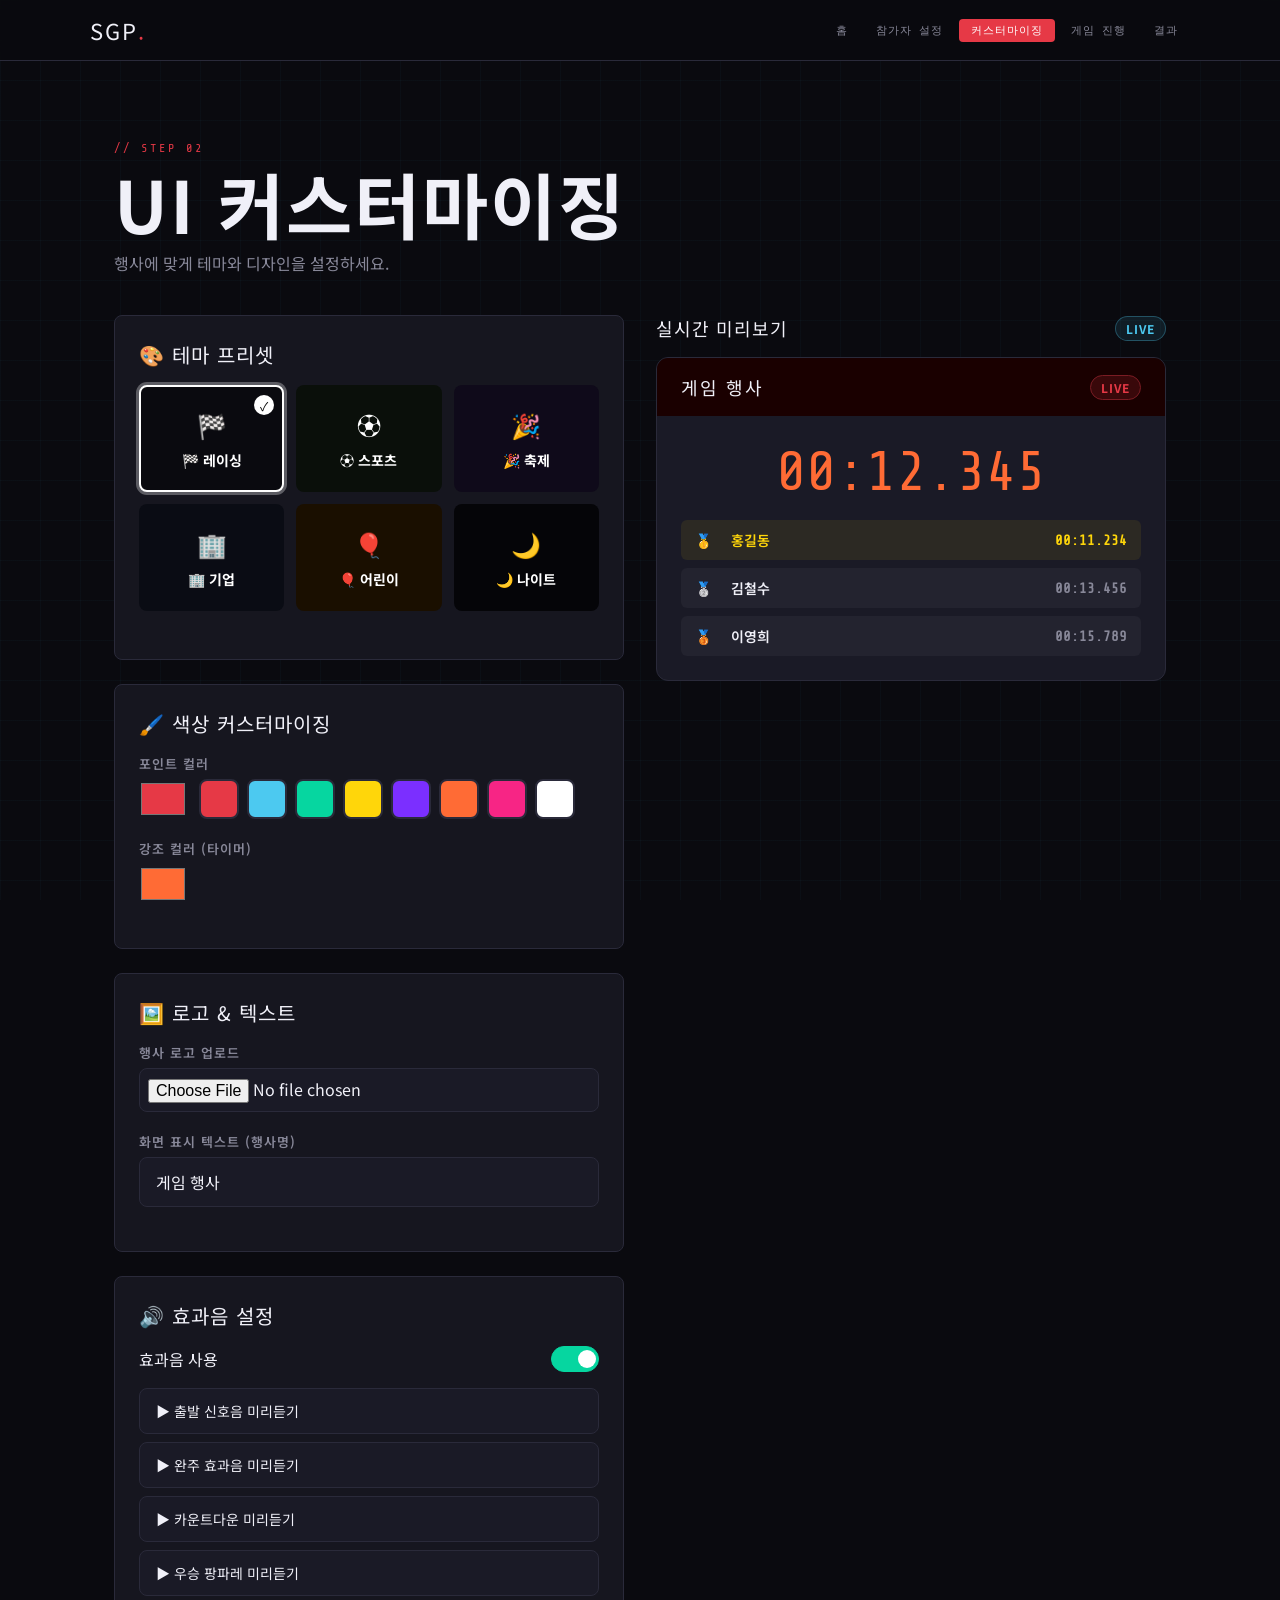
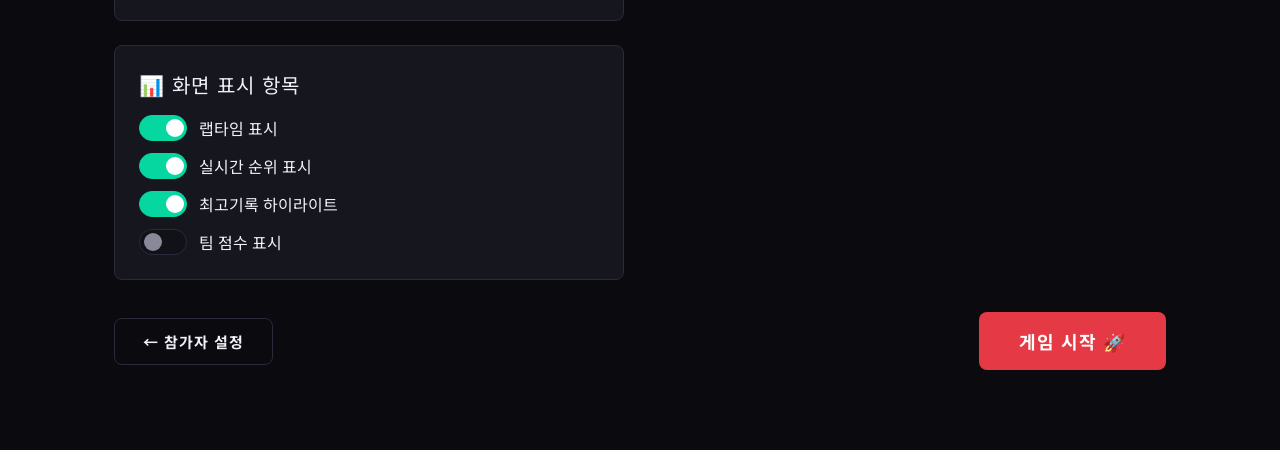
<file: customize.html>
<!DOCTYPE html>
<html lang="ko">
<head>
<meta charset="UTF-8">
<meta name="viewport" content="width=device-width, initial-scale=1.0">
<title>SGP — UI 커스터마이징</title>
<link rel="stylesheet" href="css/style.css">
<style>
.theme-grid { display: grid; grid-template-columns: repeat(3, 1fr); gap: 12px; margin-bottom: 24px; }
.theme-card {
  border-radius: var(--radius); padding: 20px 16px;
  cursor: pointer; border: 2px solid transparent;
  transition: all .2s; text-align: center;
  position: relative; overflow: hidden;
}
.theme-card.selected { border-color: white; box-shadow: 0 0 0 3px rgba(255,255,255,.3); }
.theme-card .theme-name { font-weight: 700; font-size: 14px; margin-top: 8px; }
.theme-card .theme-check {
  position: absolute; top: 8px; right: 8px;
  width: 20px; height: 20px; border-radius: 50%;
  background: white; display: none; align-items: center; justify-content: center;
  font-size: 12px; color: #000;
}
.theme-card.selected .theme-check { display: flex; }

.color-row { display: flex; align-items: center; gap: 12px; }
.color-swatch {
  width: 40px; height: 40px; border-radius: 8px;
  border: 2px solid var(--border); cursor: pointer;
  transition: transform .2s;
}
.color-swatch:hover { transform: scale(1.1); }

.preview-box {
  background: var(--bg3); border: 1px solid var(--border);
  border-radius: 12px; overflow: hidden;
}
.preview-header {
  padding: 16px 24px;
  display: flex; align-items: center; gap: 12px;
}
.preview-body { padding: 24px; }
.preview-timer {
  font-family: var(--font-mono);
  font-size: 56px; text-align: center;
  margin-bottom: 16px;
}
.preview-rank { display: flex; flex-direction: column; gap: 8px; }
.preview-rank-row {
  display: flex; align-items: center; gap: 12px;
  padding: 10px 14px; border-radius: 6px;
  font-size: 14px; font-weight: 600;
}

.sound-btn {
  display: flex; align-items: center; gap: 10px;
  padding: 12px 16px;
  background: var(--bg3); border: 1px solid var(--border);
  border-radius: var(--radius); cursor: pointer;
  transition: border-color .2s; font-size: 14px;
  color: var(--text); font-family: var(--font-body);
  width: 100%;
}
.sound-btn:hover { border-color: var(--blue); }
.sound-btn.active { border-color: var(--green); color: var(--green); }

.toggle {
  position: relative; display: inline-block;
  width: 48px; height: 26px;
}
.toggle input { opacity: 0; width: 0; height: 0; }
.slider {
  position: absolute; inset: 0;
  background: var(--bg2); border: 1px solid var(--border);
  border-radius: 26px; cursor: pointer; transition: .3s;
}
.slider::before {
  content: ''; position: absolute;
  width: 18px; height: 18px; left: 4px; bottom: 3px;
  background: var(--text-dim); border-radius: 50%;
  transition: .3s;
}
input:checked + .slider { background: var(--green); border-color: var(--green); }
input:checked + .slider::before { transform: translateX(22px); background: white; }

@media (max-width: 600px) {
  .theme-grid { grid-template-columns: repeat(2, 1fr); }
}
</style>
</head>
<body>

<nav>
  <div class="nav-inner">
    <a class="nav-logo" href="index.html">SGP<span>.</span></a>
    <div class="nav-steps">
      <a class="nav-step" href="index.html">홈</a>
      <a class="nav-step" href="setup.html">참가자 설정</a>
      <a class="nav-step active" href="customize.html">커스터마이징</a>
      <a class="nav-step" href="game.html">게임 진행</a>
      <a class="nav-step" href="result.html">결과</a>
    </div>
  </div>
</nav>

<div class="page">
<div class="container">

  <div class="page-header anim-fade-in">
    <div class="label">// STEP 02</div>
    <h1>UI 커스터마이징</h1>
    <p>행사에 맞게 테마와 디자인을 설정하세요.</p>
  </div>

  <div class="grid-2 anim-fade-in" style="gap:32px; align-items:start;">

    <!-- 왼쪽: 설정 -->
    <div>
      <!-- 테마 -->
      <div class="card mb-24">
        <div class="card-title">🎨 테마 프리셋</div>
        <div class="theme-grid" id="theme-grid"></div>
      </div>

      <!-- 색상 -->
      <div class="card mb-24">
        <div class="card-title">🖌️ 색상 커스터마이징</div>
        <div class="form-group">
          <label class="form-label">포인트 컬러</label>
          <div class="color-row">
            <input type="color" id="primary-color" style="width:48px;height:40px;border:none;background:none;cursor:pointer;border-radius:8px;">
            <div class="flex gap-8" id="preset-colors"></div>
          </div>
        </div>
        <div class="form-group">
          <label class="form-label">강조 컬러 (타이머)</label>
          <div class="color-row">
            <input type="color" id="accent-color" style="width:48px;height:40px;border:none;background:none;cursor:pointer;border-radius:8px;">
          </div>
        </div>
      </div>

      <!-- 로고/텍스트 -->
      <div class="card mb-24">
        <div class="card-title">🖼️ 로고 & 텍스트</div>
        <div class="form-group">
          <label class="form-label">행사 로고 업로드</label>
          <input type="file" id="logo-input" accept="image/*" class="form-input" style="padding:8px;">
        </div>
        <div id="logo-preview" style="margin-bottom:16px; display:none;">
          <img id="logo-img" style="max-height:60px; border-radius:8px;">
          <button class="btn btn-outline btn-sm mt-8" onclick="removeLogo()">로고 제거</button>
        </div>
        <div class="form-group">
          <label class="form-label">화면 표시 텍스트 (행사명)</label>
          <input class="form-input" id="display-name" placeholder="대형 화면에 표시될 행사명">
        </div>
      </div>

      <!-- 효과음 -->
      <div class="card mb-24">
        <div class="card-title">🔊 효과음 설정</div>
        <div class="flex items-center justify-between mb-16">
          <span>효과음 사용</span>
          <label class="toggle">
            <input type="checkbox" id="sound-toggle" checked>
            <span class="slider"></span>
          </label>
        </div>
        <div style="display:flex; flex-direction:column; gap:8px;" id="sound-btns">
          <button class="sound-btn" onclick="playSound('start')">▶ 출발 신호음 미리듣기</button>
          <button class="sound-btn" onclick="playSound('finish')">▶ 완주 효과음 미리듣기</button>
          <button class="sound-btn" onclick="playSound('countdown')">▶ 카운트다운 미리듣기</button>
          <button class="sound-btn" onclick="playSound('win')">▶ 우승 팡파레 미리듣기</button>
        </div>
      </div>

      <!-- 표시 항목 -->
      <div class="card">
        <div class="card-title">📊 화면 표시 항목</div>
        <div style="display:flex; flex-direction:column; gap:12px;">
          <label style="display:flex; align-items:center; gap:12px; cursor:pointer;">
            <label class="toggle"><input type="checkbox" id="show-laptime" checked><span class="slider"></span></label>
            <span>랩타임 표시</span>
          </label>
          <label style="display:flex; align-items:center; gap:12px; cursor:pointer;">
            <label class="toggle"><input type="checkbox" id="show-rank" checked><span class="slider"></span></label>
            <span>실시간 순위 표시</span>
          </label>
          <label style="display:flex; align-items:center; gap:12px; cursor:pointer;">
            <label class="toggle"><input type="checkbox" id="show-best" checked><span class="slider"></span></label>
            <span>최고기록 하이라이트</span>
          </label>
          <label style="display:flex; align-items:center; gap:12px; cursor:pointer;">
            <label class="toggle"><input type="checkbox" id="show-team"><span class="slider"></span></label>
            <span>팀 점수 표시</span>
          </label>
        </div>
      </div>
    </div>

    <!-- 오른쪽: 미리보기 -->
    <div>
      <div style="position: sticky; top: 80px;">
        <div class="mb-16 flex items-center justify-between">
          <span class="text-display" style="font-size:18px; letter-spacing:1px;">실시간 미리보기</span>
          <span class="badge badge-blue">LIVE</span>
        </div>
        <div class="preview-box" id="preview-box">
          <div class="preview-header" id="preview-header" style="background:#1a1a26;">
            <div id="preview-logo" style="display:none;">
              <img id="preview-logo-img" style="height:32px; border-radius:4px;">
            </div>
            <div id="preview-event-name" style="font-family:var(--font-display); font-size:18px; letter-spacing:2px;">게임 행사</div>
            <div style="flex:1;"></div>
            <span class="badge badge-red">LIVE</span>
          </div>
          <div class="preview-body">
            <div class="preview-timer" id="preview-timer" style="color:#4cc9f0;">00:12.345</div>
            <div class="preview-rank">
              <div class="preview-rank-row" style="background:rgba(255,214,10,.08); color:#ffd60a;">
                <span style="width:24px;">🥇</span>
                <span style="flex:1;">홍길동</span>
                <span style="font-family:var(--font-mono);">00:11.234</span>
              </div>
              <div class="preview-rank-row" style="background:rgba(255,255,255,.04);">
                <span style="width:24px;">🥈</span>
                <span style="flex:1;">김철수</span>
                <span style="font-family:var(--font-mono); color:var(--text-dim);">00:13.456</span>
              </div>
              <div class="preview-rank-row" style="background:rgba(255,255,255,.04);">
                <span style="width:24px;">🥉</span>
                <span style="flex:1;">이영희</span>
                <span style="font-family:var(--font-mono); color:var(--text-dim);">00:15.789</span>
              </div>
            </div>
          </div>
        </div>
      </div>
    </div>

  </div>

  <!-- 하단 버튼 -->
  <div class="flex justify-between items-center mt-32">
    <a href="setup.html" class="btn btn-outline">← 참가자 설정</a>
    <a href="game.html" class="btn btn-primary btn-lg" onclick="saveCustomize()">게임 시작 🚀</a>
  </div>

</div>
</div>

<script src="js/app.js"></script>
<script>
const THEMES = [
  { id:'dark-racing', name:'🏁 레이싱', bg:'#0a0a0f', header:'#1a0000', primary:'#e63946', accent:'#ff6b35', emoji:'🏁' },
  { id:'dark-sport',  name:'⚽ 스포츠', bg:'#0a0f0a', header:'#001a00', primary:'#06d6a0', accent:'#4cc9f0', emoji:'⚽' },
  { id:'festival',    name:'🎉 축제',   bg:'#0f0a1a', header:'#1a0033', primary:'#7b2fff', accent:'#ffd60a', emoji:'🎉' },
  { id:'corporate',   name:'🏢 기업',   bg:'#0a0c14', header:'#111624', primary:'#4cc9f0', accent:'#06d6a0', emoji:'🏢' },
  { id:'kids',        name:'🎈 어린이', bg:'#1a0f00', header:'#2a1500', primary:'#ffd60a', accent:'#ff6b35', emoji:'🎈' },
  { id:'night',       name:'🌙 나이트', bg:'#050508', header:'#0a0a12', primary:'#4cc9f0', accent:'#7b2fff', emoji:'🌙' },
];

const PRESET_COLORS = ['#e63946','#4cc9f0','#06d6a0','#ffd60a','#7b2fff','#ff6b35','#f72585','#ffffff'];

let currentTheme = THEMES[0];
let logoDataUrl = null;

function init() {
  const state = App.getState();
  renderThemes();
  renderPresetColors();

  document.getElementById('primary-color').value = state.event.primaryColor || '#e63946';
  document.getElementById('accent-color').value = state.event.accentColor || '#4cc9f0';
  document.getElementById('display-name').value = state.event.name || '';

  document.getElementById('primary-color').addEventListener('input', updatePreview);
  document.getElementById('accent-color').addEventListener('input', updatePreview);
  document.getElementById('display-name').addEventListener('input', updatePreview);
  document.getElementById('logo-input').addEventListener('change', onLogoUpload);

  currentTheme = THEMES.find(t => t.id === state.event.theme) || THEMES[0];
  applyTheme(currentTheme);
}

function renderThemes() {
  document.getElementById('theme-grid').innerHTML = THEMES.map(t => `
    <div class="theme-card ${t.id === currentTheme.id ? 'selected':''}"
      style="background:${t.bg}; color:white;"
      onclick="applyTheme(${JSON.stringify(t).replace(/"/g,"'")})" data-id="${t.id}">
      <div class="theme-check">✓</div>
      <div style="font-size:24px;">${t.emoji}</div>
      <div class="theme-name">${t.name}</div>
    </div>
  `).join('');
}

function applyTheme(theme) {
  if (typeof theme === 'string') theme = THEMES.find(t => t.id === theme) || THEMES[0];
  currentTheme = theme;
  document.querySelectorAll('.theme-card').forEach(c => c.classList.toggle('selected', c.dataset.id === theme.id));
  document.getElementById('primary-color').value = theme.primary;
  document.getElementById('accent-color').value = theme.accent;
  updatePreview();
}

function renderPresetColors() {
  document.getElementById('preset-colors').innerHTML = PRESET_COLORS.map(c => `
    <div class="color-swatch" style="background:${c};" onclick="setPrimary('${c}')"></div>
  `).join('');
}

function setPrimary(color) {
  document.getElementById('primary-color').value = color;
  updatePreview();
}

function updatePreview() {
  const primary = document.getElementById('primary-color').value;
  const accent = document.getElementById('accent-color').value;
  const name = document.getElementById('display-name').value || '게임 행사';
  document.getElementById('preview-timer').style.color = accent;
  document.getElementById('preview-header').style.background = currentTheme.header;
  document.getElementById('preview-event-name').textContent = name;
}

function onLogoUpload(e) {
  const file = e.target.files[0];
  if (!file) return;
  const reader = new FileReader();
  reader.onload = ev => {
    logoDataUrl = ev.target.result;
    document.getElementById('logo-img').src = logoDataUrl;
    document.getElementById('logo-preview').style.display = 'block';
    document.getElementById('preview-logo').style.display = 'block';
    document.getElementById('preview-logo-img').src = logoDataUrl;
  };
  reader.readAsDataURL(file);
}

function removeLogo() {
  logoDataUrl = null;
  document.getElementById('logo-preview').style.display = 'none';
  document.getElementById('preview-logo').style.display = 'none';
  document.getElementById('logo-input').value = '';
}

function playSound(type) {
  const ctx = new (window.AudioContext || window.webkitAudioContext)();
  const sounds = {
    start:     [[523,0.1,.1],[659,0.2,.1],[784,0.3,.2]],
    finish:    [[784,0,.15],[1047,0.15,.15],[1319,0.3,.3]],
    countdown: [[440,0,.1]],
    win:       [[523,0,.1],[659,0.15,.1],[784,0.3,.1],[1047,0.45,.4]],
  };
  (sounds[type]||[]).forEach(([freq,delay,dur])=>{
    const o = ctx.createOscillator();
    const g = ctx.createGain();
    o.connect(g); g.connect(ctx.destination);
    o.frequency.value = freq;
    o.type = 'sine';
    g.gain.setValueAtTime(0.3, ctx.currentTime+delay);
    g.gain.exponentialRampToValueAtTime(0.001, ctx.currentTime+delay+dur);
    o.start(ctx.currentTime+delay);
    o.stop(ctx.currentTime+delay+dur);
  });
}

function saveCustomize() {
  const state = App.getState();
  App.setState({
    event: {
      ...state.event,
      name: document.getElementById('display-name').value || state.event.name,
      logo: logoDataUrl,
      theme: currentTheme.id,
      primaryColor: document.getElementById('primary-color').value,
      accentColor: document.getElementById('accent-color').value,
      sound: document.getElementById('sound-toggle').checked,
    }
  });
  App.toast('설정 저장됨!', 'success');
}

init();
</script>
</body>
</html>
</file>
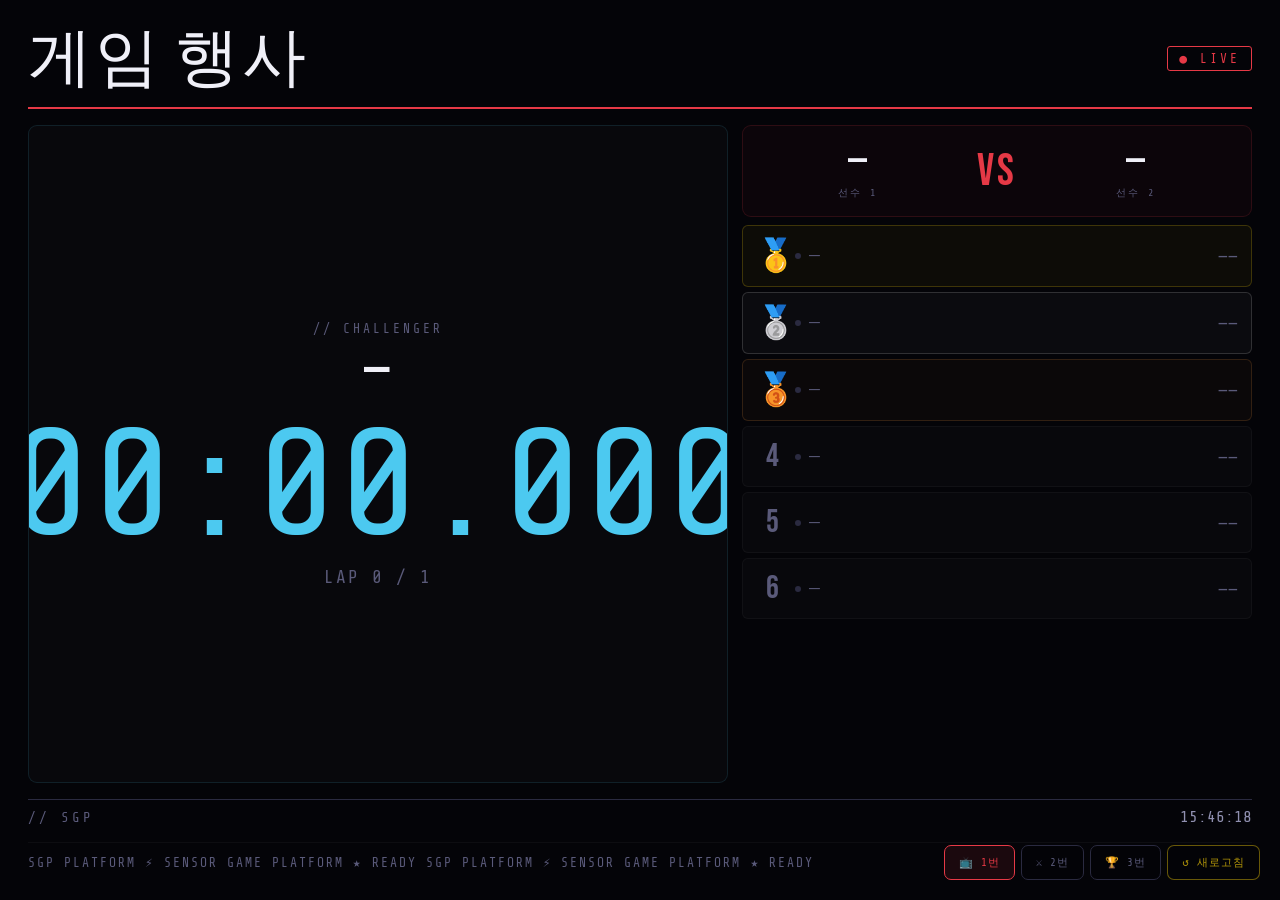
<file: display.html>
<!DOCTYPE html>
<html lang="ko">
<head>
<meta charset="UTF-8">
<meta name="viewport" content="width=device-width, initial-scale=1.0">
<meta http-equiv="Cache-Control" content="no-cache, no-store, must-revalidate">
<meta http-equiv="Pragma" content="no-cache">
<meta http-equiv="Expires" content="0">
<title>SGP — 전광판</title>
<link rel="preconnect" href="https://fonts.googleapis.com">
<link href="https://fonts.googleapis.com/css2?family=Bebas+Neue&family=Rajdhani:wght@600;700&family=Share+Tech+Mono&family=Noto+Sans+KR:wght@400;700&display=swap" rel="stylesheet">
<style>
*{box-sizing:border-box;margin:0;padding:0}
:root{
  --bg:#040408;
  --red:#e63946;--accent:#4cc9f0;--green:#06d6a0;--yellow:#ffd60a;
  --text:#f0f0f8;--text2:#9090b0;--text3:#5a5a7a;
  --border:#2a2a40;
  --timer-color:#4cc9f0; /* 포인트 색상 - 타이머 텍스트 */
}
html,body{width:100%;height:100%;background:var(--bg);color:var(--text);font-family:'Noto Sans KR',sans-serif;overflow:hidden;user-select:none;}

/* 각 화면: contain:layout paint 로 변경 (strict는 오히려 레이어 복잡도 증가) */
#screen-1,#screen-2,#screen-3{position:fixed;inset:0;contain:layout paint;}
#screen-2,#screen-3{display:none;}

/* ══ 1번 전광판 ══ */
#disp1{
  width:100%;height:100%;
  display:grid;grid-template-rows:auto 1fr auto auto;
  padding:28px;gap:16px;position:relative;background:var(--bg);
}
/* radial-gradient 배경 제거 - 전체화면 크기라 비용 큼 */

/* 헤더 */
#d1-hdr{display:flex;align-items:center;gap:14px;border-bottom:2px solid var(--red);padding-bottom:12px;position:relative;z-index:2;}
#d1-ename{font-family:'Bebas Neue',cursive;font-size:clamp(32px,5vw,64px);letter-spacing:3px;line-height:1;flex:1;}
#d1-sub{font-size:14px;color:var(--text2);margin-top:3px;}
/* LIVE: 기본 정지, JS로 활성화 */
#d1-live{font-family:'Share Tech Mono',monospace;font-size:13px;letter-spacing:3px;color:var(--red);border:1px solid var(--red);padding:4px 11px;border-radius:3px;flex-shrink:0;animation:lp 2s infinite;animation-play-state:paused;transform:translateZ(0);}
#d1-live.active{animation-play-state:running;}
@keyframes lp{0%,100%{opacity:1}50%{opacity:.35}}
@keyframes livepulse{0%,100%{opacity:1}50%{opacity:.35}}

/* 메인 */
#d1-main{display:flex;gap:14px;align-items:stretch;overflow:hidden;min-height:0;position:relative;z-index:2;}

/* 타이머 */
#d1-timer{flex:1.3;display:flex;flex-direction:column;align-items:center;justify-content:center;background:rgba(255,255,255,.018);border:1px solid rgba(76,201,240,.12);border-radius:9px;padding:18px;position:relative;overflow:hidden;contain:layout;}
.tvlbl{font-family:'Share Tech Mono',monospace;font-size:clamp(10px,1.2vw,13px);letter-spacing:3px;color:var(--text3);margin-bottom:5px;text-transform:uppercase;}
#d1-chal{font-family:'Bebas Neue',cursive;font-size:clamp(28px,4vw,52px);letter-spacing:2px;color:var(--text);margin-bottom:7px;min-height:.8em;position:relative;z-index:1;}
/* text-shadow 제거 - tick마다 repaint 유발 */
#d1-time{font-family:'Share Tech Mono',monospace;font-size:clamp(60px,12vw,160px);line-height:1;letter-spacing:-1px;color:var(--timer-color);transition:color .3s;position:relative;z-index:1;contain:layout style;}
#d1-time.running{color:var(--timer-color);}
#d1-time.stopped{color:var(--red);}
#d1-lap{font-family:'Share Tech Mono',monospace;font-size:clamp(10px,1.4vw,18px);color:var(--text3);margin-top:5px;letter-spacing:2px;position:relative;z-index:1;}

/* 우측 패널 */
#d1-right{flex:1;display:flex;flex-direction:column;gap:8px;min-height:0;}

/* VS */
#d1-vs{display:flex;align-items:center;justify-content:center;gap:clamp(8px,2vw,20px);background:rgba(230,57,70,.04);border:1px solid rgba(230,57,70,.15);border-radius:9px;padding:clamp(8px,1.5vw,16px);flex-shrink:0;position:relative;z-index:2;}
.d1vs-pl{flex:1;text-align:center;}
.d1vs-nm{font-family:'Bebas Neue',cursive;font-size:clamp(18px,3vw,48px);letter-spacing:2px;line-height:1.1;}
.d1vs-sub{font-size:clamp(8px,.8vw,11px);color:var(--text3);font-family:'Share Tech Mono',monospace;letter-spacing:2px;margin-top:2px;}
.d1vs-vs{font-family:'Bebas Neue',cursive;font-size:clamp(18px,3.5vw,52px);color:var(--red);letter-spacing:3px;flex-shrink:0;}

/* 순위 */
#d1-rank{flex:1;display:flex;flex-direction:column;gap:5px;min-height:0;overflow:hidden;position:relative;z-index:2;}
.rrow{display:flex;align-items:center;gap:7px;background:rgba(255,255,255,.018);border-radius:6px;padding:clamp(5px,.8vw,10px) clamp(8px,1vw,14px);border:1px solid rgba(255,255,255,.035);}
.rrow.r1{border-color:rgba(255,214,10,.2);background:rgba(255,214,10,.04);}
.rrow.r2{border-color:rgba(192,192,192,.2);background:rgba(192,192,192,.04);}
.rrow.r3{border-color:rgba(205,127,50,.2);background:rgba(205,127,50,.04);}
.rno{font-family:'Bebas Neue',cursive;font-size:clamp(18px,2.5vw,32px);color:var(--text3);width:32px;text-align:center;flex-shrink:0;}
.rrow.r1 .rno{color:var(--yellow);}
.rrow.r2 .rno{color:#c0c0c0;}
.rrow.r3 .rno{color:#cd7f32;}
.rdot{width:6px;height:6px;border-radius:50%;flex-shrink:0;}
.rnm{font-family:'Rajdhani',sans-serif;font-weight:700;font-size:clamp(14px,2vw,24px);flex:1;letter-spacing:.5px;}
.rtm{font-family:'Share Tech Mono',monospace;font-size:clamp(11px,1.5vw,18px);color:var(--accent);}
.rrow.empty .rnm{color:var(--text3);font-weight:400;}
.rrow.empty .rtm{color:var(--text3);}

/* 푸터 */
#d1-ftr{display:flex;align-items:center;justify-content:space-between;border-top:1px solid var(--border);padding-top:8px;position:relative;z-index:2;}
#d1-gname{font-family:'Share Tech Mono',monospace;font-size:clamp(10px,1.2vw,14px);letter-spacing:3px;color:var(--text3);}
#d1-clk{font-family:'Share Tech Mono',monospace;font-size:clamp(11px,1.4vw,16px);color:var(--text2);}

/* 티커: 기본 정지, 1번 화면 표시 중일 때만 실행 */
#d1-tk{overflow:hidden;border-top:1px solid rgba(255,255,255,.035);padding-top:5px;position:relative;z-index:2;}
#d1-tki{display:inline-block;white-space:nowrap;font-family:'Share Tech Mono',monospace;font-size:clamp(10px,1.2vw,13px);letter-spacing:2px;color:var(--text3);animation:ticker 22s linear infinite;animation-play-state:paused;transform:translateZ(0);}
#screen-1.visible #d1-tki{animation-play-state:running;}
@keyframes ticker{from{transform:translateX(0)}to{transform:translateX(-50%)}}

/* vs-off / rank-off */
#d1-main.vs-off   #d1-vs{display:none;}
#d1-main.rank-off #d1-rank{display:none;}
#d1-main.rank-off.vs-off #d1-right{display:none;}
#d1-main.rank-off.vs-off #d1-timer{flex:1;}
#d1-main.rank-off:not(.vs-off) #d1-vs{flex:1;flex-direction:column;justify-content:center;gap:16px;}
#d1-main.rank-off:not(.vs-off) .d1vs-nm{font-size:clamp(28px,5vw,72px);}
#d1-main.rank-off:not(.vs-off) .d1vs-vs{font-size:clamp(30px,5.5vw,80px);}

/* ══ 2번 화면 ══ */
#disp2{width:100%;height:100%;display:flex;flex-direction:column;align-items:center;justify-content:center;gap:clamp(16px,3vh,40px);background:var(--bg);position:relative;}
#d2-lbl{font-family:'Share Tech Mono',monospace;font-size:clamp(14px,2vw,22px);letter-spacing:4px;color:var(--text3);z-index:2;}
#d2-row{display:flex;align-items:center;gap:clamp(30px,6vw,100px);z-index:2;width:80%;}
.d2-pl{flex:1;text-align:center;}
.d2-nm{font-family:'Bebas Neue',cursive;font-size:clamp(40px,9vw,120px);letter-spacing:3px;line-height:1;white-space:nowrap;overflow:hidden;}
.d2-sub{font-size:clamp(12px,1.5vw,20px);color:var(--text3);margin-top:8px;font-family:'Share Tech Mono',monospace;letter-spacing:3px;}
#d2-vs{font-family:'Bebas Neue',cursive;font-size:clamp(50px,10vw,120px);color:var(--red);letter-spacing:5px;flex-shrink:0;}
#d2-info{font-family:'Share Tech Mono',monospace;font-size:clamp(12px,1.5vw,18px);color:var(--text3);letter-spacing:3px;z-index:2;}
#d2-court{font-family:'Share Tech Mono',monospace;font-size:clamp(11px,1.5vw,16px);letter-spacing:4px;color:var(--accent,#4cc9f0);z-index:2;min-height:1.2em;}

/* ══ 3번 화면 ══ */
#disp3{width:100%;height:100%;display:flex;flex-direction:column;background:var(--bg);position:relative;overflow:hidden;}
#pts-bracket-view{flex:1;min-height:0;padding:16px 18px;overflow:auto;display:flex;flex-direction:column;}

/* 오버레이 */
#countdown-overlay{position:fixed;inset:0;z-index:500;background:rgba(0,0,0,.9);display:none;flex-direction:column;align-items:center;justify-content:center;}
#countdown-overlay.show{display:flex;}
#countdown-num{font-family:'Bebas Neue',cursive;font-size:30vw;color:var(--red);line-height:1;transform:translateZ(0);}
@keyframes cntPulse{0%{transform:scale(1.3);opacity:0}60%{transform:scale(1);opacity:1}100%{transform:scale(.92);opacity:.7}}
#countdown-go{font-family:'Bebas Neue',cursive;font-size:20vw;color:var(--green);line-height:1;display:none;}

#winner-overlay{
  position:fixed;top:50%;left:50%;transform:translate(-50%,-50%) scale(.85);
  z-index:500;
  background:rgba(4,4,14,.95);
  border:2px solid var(--yellow);
  border-radius:20px;
  display:none;
  flex-direction:column;
  align-items:center;
  justify-content:center;
  text-align:center;
  padding:36px 56px;
  box-shadow:0 0 80px rgba(255,214,10,.35),0 0 0 1px rgba(255,214,10,.15);
  min-width:min(520px,90vw);
  opacity:0;
  transition:opacity .35s ease, transform .35s ease;
  pointer-events:none;
}
#winner-overlay.show{display:flex;opacity:1;transform:translate(-50%,-50%) scale(1);pointer-events:auto;}
.w-trophy{font-size:clamp(48px,8vw,96px);transform:translateZ(0);}
#winner-overlay.show .w-trophy{animation:tb .9s ease infinite alternate;}
@keyframes tb{from{transform:translateY(0) rotate(-6deg)}to{transform:translateY(-14px) rotate(6deg)}}
.w-badge{
  font-family:'Bebas Neue',cursive;
  font-size:clamp(28px,5vw,56px);
  color:var(--yellow);
  letter-spacing:6px;
  margin:8px 0 4px;
  text-shadow:0 0 30px rgba(255,214,10,.6);
}
.w-matchinfo{
  font-family:'Share Tech Mono',monospace;
  font-size:clamp(13px,1.8vw,22px);
  color:var(--accent);
  letter-spacing:2px;
  margin-bottom:4px;
}
.w-name{font-family:'Bebas Neue',cursive;font-size:clamp(42px,9vw,110px);letter-spacing:4px;color:var(--text);line-height:1.05;}
.w-catinfo{
  font-family:'Share Tech Mono',monospace;
  font-size:clamp(12px,1.6vw,20px);
  color:var(--text2,#9090b0);
  letter-spacing:2px;
  margin-top:6px;
}
.w-time{font-family:'Share Tech Mono',monospace;font-size:clamp(14px,2vw,28px);color:var(--accent);margin-top:8px;}

/* 다음경기 준비중 하단 바 */
#waiting-next{
  position:fixed;bottom:0;left:0;right:0;
  z-index:490;
  background:rgba(4,4,14,.92);
  border-top:1px solid rgba(76,201,240,.35);
  display:none;
  align-items:center;
  justify-content:center;
  padding:14px 24px;
  gap:10px;
}
#waiting-next.show{display:flex;}
@keyframes wdot{0%,100%{opacity:.3}50%{opacity:1}}
.w-wait-dot{font-size:10px;color:var(--accent);animation:wdot 1.4s ease infinite;}

/* 화면 전환 버튼 — backdrop-filter 제거 */
#screen-btns{position:fixed;bottom:20px;right:20px;z-index:900;display:flex;gap:6px;}
.scr-btn{background:rgba(4,4,8,.92);border:1px solid var(--border);color:var(--text3);font-family:'Share Tech Mono',monospace;font-size:11px;letter-spacing:1px;padding:9px 14px;border-radius:7px;cursor:pointer;transition:border-color .15s,color .15s;}
.scr-btn:hover{border-color:var(--accent);color:var(--accent);}
.scr-btn.active{border-color:var(--red);color:var(--red);background:rgba(230,57,70,.1);}
</style>
</head>
<body>

<div id="screen-btns">
  <button class="scr-btn active" id="scr-btn-1" onclick="switchScreen(1)">📺 1번</button>
  <button class="scr-btn" id="scr-btn-2" onclick="switchScreen(2)">⚔️ 2번</button>
  <button class="scr-btn" id="scr-btn-3" onclick="switchScreen(3)">🏆 3번</button>
  <button class="scr-btn" id="scr-btn-sync" onclick="_syncFromTab3()" title="3번탭 최신 데이터 강제 로드" style="border-color:rgba(76,201,240,.5);color:var(--accent);font-weight:700;display:none;">⟳ 동기화</button>
  <button class="scr-btn" onclick="location.reload(true)" title="캐시 무시하고 새로고침" style="border-color:rgba(255,214,10,.4);color:rgba(255,214,10,.7);">↺ 새로고침</button>
</div>

<div id="countdown-overlay">
  <div id="countdown-num">3</div>
  <div id="countdown-go">GO!</div>
</div>
<div id="winner-overlay">
  <div class="w-badge">승리! 진출!</div>
  <div class="w-matchinfo" id="w-matchinfo"></div>
  <div class="w-name" id="w-name">—</div>
  <div class="w-catinfo" id="w-catinfo"></div>
</div>
<div id="waiting-next">
  <span class="w-wait-dot">●</span>
  <span id="waiting-next-txt" style="font-family:'Share Tech Mono',monospace;font-size:clamp(14px,2.2vw,26px);letter-spacing:4px;color:var(--accent);">다음경기 준비중...</span>
  <span class="w-wait-dot" style="animation-delay:.7s;">●</span>
</div>

<!-- 1번 전광판 -->
<div id="screen-1">
<div id="disp1">
  <div id="d1-hdr">
    <div style="flex:1;min-width:0;">
      <div id="d1-ename">SGP 행사</div>
      <div id="d1-sub"></div>
      <div id="d1-meta" style="display:none;flex-wrap:wrap;gap:16px;margin-top:4px;"></div>
    </div>
    <div style="display:flex;flex-direction:column;align-items:flex-end;gap:6px;">
      <div id="d1-live">● LIVE</div>
      <div id="d1-slogan" style="font-family:'Share Tech Mono',monospace;font-size:12px;letter-spacing:2px;color:var(--text3);text-align:right;"></div>
    </div>
  </div>

  <div id="d1-main">
    <div id="d1-timer">
      <div class="tvlbl">// CHALLENGER</div>
      <div id="d1-chal">—</div>
      <div id="d1-time">00:00.000</div>
      <div id="d1-lap">LAP 0 / 1</div>
    </div>
    <div id="d1-right">
      <div id="d1-vs">
        <div class="d1vs-pl"><div class="d1vs-nm" id="d1-vs-p1">—</div><div class="d1vs-sub">선수 1</div></div>
        <div class="d1vs-vs">VS</div>
        <div class="d1vs-pl"><div class="d1vs-nm" id="d1-vs-p2">—</div><div class="d1vs-sub">선수 2</div></div>
      </div>
      <div id="d1-rank"></div>
    </div>
  </div>

  <div id="d1-ftr">
    <div id="d1-gname">// SGP PLATFORM</div>
    <div id="d1-clk">--:--:--</div>
  </div>

  <div id="d1-tk">
    <span id="d1-tki">SGP PLATFORM          ⚡ SENSOR GAME PLATFORM          ★ READY          SGP PLATFORM          ⚡ SENSOR GAME PLATFORM          ★ READY</span>
  </div>
</div>
</div>

<!-- 2번 화면 -->
<div id="screen-2">
<div id="disp2">
  <div id="d2-court"></div>
  <div id="d2-matchnum" style="display:none;font-family:'Share Tech Mono',monospace;font-size:18px;letter-spacing:3px;color:var(--text3);margin-bottom:8px;z-index:2;"></div>
  <div id="d2-row">
    <div class="d2-pl"><div class="d2-nm" id="d2-p1">—</div></div>
    <div id="d2-vs">VS</div>
    <div class="d2-pl"><div class="d2-nm" id="d2-p2">—</div></div>
  </div>
  <div id="d2-info"></div>
</div>
</div>

<!-- 3번 화면 -->
<div id="screen-3">
<div id="disp3">
  <div id="pts-bracket-view">
    <div style="color:var(--text3);font-family:'Share Tech Mono',monospace;font-size:16px;">대진표 없음</div>
  </div>
</div>
</div>

<!-- 캐시 무효화: 매 로드마다 새 버전 타임스탬프로 JS 로드 -->
<script>
  // 혹시 등록된 Service Worker 있으면 전부 해제
  if('serviceWorker' in navigator){
    navigator.serviceWorker.getRegistrations().then(function(regs){
      regs.forEach(function(r){ r.unregister(); });
    });
  }
  var _SGP_V = Date.now();
  document.write('<scr'+'ipt src="js/step4.js?v='+_SGP_V+'"><\/scr'+'ipt>');
  document.write('<scr'+'ipt src="js/app.js?v='+_SGP_V+'"><\/scr'+'ipt>');
</script>
<script>
let _raf=false;
/* ── 2번 화면 경기장 모드 ── */
let _d2Mode='court_1';
let _d2RandomIv=null;
let _d2RandomCourt=1;

function _d2ApplyMode(mode){
  _d2Mode=mode;
  if(_d2RandomIv){ clearInterval(_d2RandomIv); _d2RandomIv=null; }
  if(mode==='random'){
    _d2RandomCourt=1;
    _d2ShowCourt(1); // 항상 1번부터 표시
    const isRunning=localStorage.getItem('sgp_d2_random_running')==='true';
    if(isRunning){
      const iv=parseInt(localStorage.getItem('sgp_d2_random_interval')||'60')*1000;
      _d2RandomIv=setInterval(_d2SwitchRandomCourt, iv);
    }
  } else if(mode.startsWith('court_')){
    const c=parseInt(mode.replace('court_',''));
    _d2ShowCourt(c);
  } else {
    refresh2();
  }
}

function _d2SwitchRandomCourt(){
  const courtCount=parseInt(localStorage.getItem('sgp_courtCount')||'1');
  if(courtCount<2){ refresh2(); return; }
  _d2ShowCourt(_d2RandomCourt);
  _d2RandomCourt=(_d2RandomCourt%courtCount)+1;
}

function _d2ShowCourt(courtNum){
  const courtEl=document.getElementById('d2-court');
  if(courtEl){ courtEl.textContent=`// 경기장 ${courtNum}`; courtEl.style.display=''; }

  // 수동 선택된 경기만 표시 — 없으면 빈 화면
  const manualStr=localStorage.getItem(`sgp_display_vs_court_${courtNum}`);
  if(manualStr){
    let mv;
    try{ mv=JSON.parse(manualStr); }catch(e){ mv=null; }
    if(mv && mv.p1){
      _set('d2-p1', cleanName(mv.p1));
      _set('d2-p2', cleanName(mv.p2||'—'));
      const seq = mv.matchLabel ? mv.matchLabel.split('-').pop() : '';
      const hasSeq = mv.label && mv.label.includes('경기');
      _set('d2-info', (seq && !hasSeq) ? `${mv.label||''} · ${seq}경기` : (mv.label||''));
      _updateMatchNum(courtNum, mv.ri, mv.mi, mv.seqMi);
      _applyD2VisualSettings();
      return;
    }
  }

  // 선택된 경기 없음 → 빈 화면
  _set('d2-p1','—'); _set('d2-p2','—');
  _set('d2-info','');
  _updateMatchNum(courtNum, null, null, null);
  _applyD2VisualSettings();
}

function _applyD2VisualSettings(){
  const cfg = getCfg();
  const courtShow    = localStorage.getItem('sgp_d2_court_show')    !== 'false';
  const courtSize    = parseInt(localStorage.getItem('sgp_d2_court_size')    || '0');
  const infoShow     = localStorage.getItem('sgp_d2_info_show')     !== 'false';
  const infoSize     = parseInt(localStorage.getItem('sgp_d2_info_size')     || '0');
  const nameShow     = localStorage.getItem('sgp_d2_name_show')     !== 'false';
  const nameSize     = parseInt(localStorage.getItem('sgp_d2_name_size')     || '0');
  const matchNumShow = localStorage.getItem('sgp_d2_matchnum_show') === 'true';
  const matchNumSize = parseInt(localStorage.getItem('sgp_d2_matchnum_size') || '0');
  const vsColor      = localStorage.getItem('sgp_d2_vs_color');

  const ct = document.getElementById('d2-court');
  if(ct){ ct.style.display=courtShow?'':'none'; if(courtSize) ct.style.fontSize=courtSize+'px'; }

  const infoEl = document.getElementById('d2-info');
  if(infoEl){ infoEl.style.display=infoShow?'':'none'; if(infoSize) infoEl.style.fontSize=infoSize+'px'; }

  document.querySelectorAll('#d2-row .d2-pl').forEach(pl=>{ pl.style.display=nameShow?'':'none'; });
  if(nameSize) document.querySelectorAll('#d2-row .d2-nm').forEach(nm=>{ nm.style.fontSize=nameSize+'px'; });

  const mnEl = document.getElementById('d2-matchnum');
  if(mnEl){ mnEl.style.display=matchNumShow?'':'none'; if(matchNumSize) mnEl.style.fontSize=matchNumSize+'px'; }

  const vsEl = document.getElementById('d2-vs');
  if(vsEl && vsColor) vsEl.style.color=vsColor;

  // 폰트
  const fontMap={'bebas':"'Bebas Neue',cursive",'rajdhani':"'Rajdhani',sans-serif",'mono':"'Share Tech Mono',monospace",'noto':"'Noto Sans KR',sans-serif",'serif':'Georgia,serif'};
  const ff = fontMap[cfg.vs2Font||cfg.titleFont]||fontMap.bebas;
  ['d2-p1','d2-p2','d2-vs'].forEach(id=>{ const el=document.getElementById(id); if(el) el.style.fontFamily=ff; });

  // 배경
  const disp2 = document.getElementById('disp2');
  if(disp2){
    const BG={dark:'var(--bg)',gradient:'linear-gradient(135deg,#0a0a1a 0%,#1a0a2e 100%)',blur:'rgba(10,10,20,0.95)',solid:'#0d1b2a'};
    disp2.style.background=BG[cfg.vs2Bg||'dark']||BG.dark;
  }
}


/* ── BroadcastChannel 수신 ── */
let _dispBc=null;
try{
  _dispBc=new BroadcastChannel('sgp_cmd');
  _dispBc.onmessage=e=>{handleCmd(e.data);};
}catch(e){}
window.addEventListener('pagehide',()=>{ try{_dispBc&&_dispBc.close();}catch(e){} });

// d2 설정 즉시 적용
function _getD2Cfg(){
  return {
    nameOnly: localStorage.getItem('sgp_d2_name_only')==='true',
    matchNumShow: localStorage.getItem('sgp_d2_matchnum_show')==='true',
    matchNumSize: parseInt(localStorage.getItem('sgp_d2_matchnum_size')||'14'),
  };
}

function _updateMatchNum(courtNum, ri, mi, seqMi){
  const el=document.getElementById('d2-matchnum');
  if(!el) return;
  const cfg=_getD2Cfg();
  if(!cfg.matchNumShow){ el.style.display='none'; return; }
  el.style.fontSize=cfg.matchNumSize+'px';
  if(ri!=null && mi!=null){
    const matchLabel=`${courtNum}-${ri+1}-${(seqMi!=null?seqMi:mi)+1} 경기`;
    el.textContent=matchLabel;
    el.style.display='';
  } else {
    el.style.display='none';
  }
}

function _applyD2Cfg(cfg){
  const BG={dark:'var(--bg)',gradient:'linear-gradient(135deg,#0a0a1a 0%,#1a0a2e 100%)',blur:'rgba(10,10,20,0.95)',solid:'#0d1b2a'};
  if(cfg.vs_bg!==undefined){
    const disp2=document.getElementById('disp2');
    if(disp2) disp2.style.background=BG[cfg.vs_bg]||BG.dark;
    try{ localStorage.setItem('sgp_d2_vs_bg_override',cfg.vs_bg); }catch(e){}
  }
  if(cfg.vs_color!==undefined){
    const vsEl=document.getElementById('d2-vs');
    if(vsEl) vsEl.style.color=cfg.vs_color;
    try{ localStorage.setItem('sgp_d2_vs_color',cfg.vs_color); }catch(e){}
  }
  if(cfg.courtShow!==undefined){
    const ct=document.getElementById('d2-court');
    if(ct) ct.style.display=(_d2Mode==='random'||cfg.courtShow)?'':'none';
    try{ localStorage.setItem('sgp_d2_court_show',String(cfg.courtShow)); }catch(e){}
  }
  if(cfg.courtSize!==undefined){
    const ct=document.getElementById('d2-court');
    if(ct) ct.style.fontSize=cfg.courtSize+'px';
    try{ localStorage.setItem('sgp_d2_court_size',String(cfg.courtSize)); }catch(e){}
  }
  if(cfg.infoShow!==undefined){
    const infoEl=document.getElementById('d2-info');
    if(infoEl) infoEl.style.display=cfg.infoShow?'':'none';
    try{ localStorage.setItem('sgp_d2_info_show',String(cfg.infoShow)); }catch(e){}
  }
  if(cfg.infoSize!==undefined){
    const infoEl=document.getElementById('d2-info');
    if(infoEl) infoEl.style.fontSize=cfg.infoSize+'px';
    try{ localStorage.setItem('sgp_d2_info_size',String(cfg.infoSize)); }catch(e){}
  }
  if(cfg.nameShow!==undefined){
    document.querySelectorAll('#d2-row .d2-pl').forEach(pl=>{ pl.style.display=cfg.nameShow?'':'none'; });
    try{ localStorage.setItem('sgp_d2_name_show',String(cfg.nameShow)); }catch(e){}
  }
  if(cfg.nameSize!==undefined){
    document.querySelectorAll('#d2-row .d2-nm').forEach(nm=>{ nm.style.fontSize=cfg.nameSize+'px'; });
    try{ localStorage.setItem('sgp_d2_name_size',String(cfg.nameSize)); }catch(e){}
  }
  if(cfg.nameOnly!==undefined){
    try{ localStorage.setItem('sgp_d2_name_only',String(cfg.nameOnly)); }catch(e){}
    refresh2();
  }
  if(cfg.matchNumShow!==undefined){
    try{ localStorage.setItem('sgp_d2_matchnum_show',String(cfg.matchNumShow)); }catch(e){}
    const el=document.getElementById('d2-matchnum');
    if(el) el.style.display=cfg.matchNumShow?'':'none';
    refresh2();
  }
  if(cfg.matchNumSize!==undefined){
    try{ localStorage.setItem('sgp_d2_matchnum_size',String(cfg.matchNumSize)); }catch(e){}
    const el=document.getElementById('d2-matchnum');
    if(el) el.style.fontSize=cfg.matchNumSize+'px';
  }
}

function scheduleRefresh(){
  if(_raf)return; _raf=true;
  requestAnimationFrame(()=>{ _raf=false; refreshVisible(); });
}

/* 현재 보이는 화면만 갱신 */
function refreshVisible(){
  refresh1();
  if(currentScreen===2) refresh2();
  if(currentScreen===3) refresh3();
}

function getCfg(){try{return JSON.parse(localStorage.getItem('sgp_display_config')||'{}');}catch{return {};}}

// ── 1번 ──
function refresh1(){
  const state=App.getState(), cfg=getCfg();
  const di=cfg.displayItems||{}, blk=cfg.blk||{}, ss=state.settings||{}, ev=state.event||{};

  _vis('d1-hdr',   blk.header!==false);
  _vis('d1-timer', blk.timer !==false);
  _vis('d1-right', blk.rank!==false||blk.vs!==false);
  _vis('d1-ftr',   blk.footer!==false);
  _vis('d1-tk',    blk.ticker!==false);
  const chalLblEl=document.querySelector('#d1-timer .tvlbl');
  const chalNameEl=document.getElementById('d1-chal');
  if(chalLblEl) chalLblEl.style.display=blk.challenger!==false?'':'none';
  if(chalNameEl) chalNameEl.style.display=blk.challenger!==false?'':'none';

  const main=document.getElementById('d1-main');
  main.classList.toggle('vs-off',   blk.vs  ===false);
  main.classList.toggle('rank-off', blk.rank===false);

  // 행사명 + 폰트
  const fontMap={'bebas':"'Bebas Neue',cursive",'rajdhani':"'Rajdhani',sans-serif",'mono':"'Share Tech Mono',monospace",'noto':"'Noto Sans KR',sans-serif",'serif':'Georgia,serif'};
  const enEl=document.getElementById('d1-ename');
  _set(enEl, di.eventname!==false?(cfg.eventName||ev.name||'SGP 행사'):'');
  enEl.style.fontFamily=fontMap[cfg.titleFont]||fontMap.bebas;

  _set('d1-sub', di.subtitle?(cfg.subtitle||ss.sub||''):'');

  // 메타
  const mi=[];
  if(di.gamename&&(cfg.gameLabel||ss.gl)) mi.push('🏅 '+(cfg.gameLabel||ss.gl));
  if(di.date    &&(cfg.dt||ss.dt))        mi.push('📅 '+(cfg.dt||ss.dt));
  if(di.place   &&(cfg.pl||ss.pl))        mi.push('📍 '+(cfg.pl||ss.pl));
  if(di.sponsor &&(cfg.sponsor||ss.sp))   mi.push('🤝 '+(cfg.sponsor||ss.sp));
  const metaEl=document.getElementById('d1-meta');
  const newMeta=mi.map(v=>`<span style="font-family:'Share Tech Mono',monospace;font-size:12px;color:var(--text3);letter-spacing:2px;">${v}</span>`).join('');
  if(metaEl.innerHTML!==newMeta){metaEl.innerHTML=newMeta;metaEl.style.display=mi.length?'flex':'none';}

  // 슬로건
  const sl=[];
  if(di.slogan1&&(cfg.slogan1||ss.s1)) sl.push(cfg.slogan1||ss.s1);
  if(di.slogan2&&(cfg.slogan2||ss.s2)) sl.push(cfg.slogan2||ss.s2);
  _set('d1-slogan', sl.join(' · '));

  // 도전자
  _set('d1-chal', state.participants?.[0]?.name||'—');

  // VS
  const vs=getVs(state);
  _set('d1-vs-p1', vs.p1);
  _set('d1-vs-p2', vs.p2);

  // 순위
  renderRank(state, cfg);

  // 게임명
  const gn=(di.gamename&&(cfg.gameLabel||ss.gl))?(cfg.gameLabel||ss.gl):(state.gameType||'SGP').toUpperCase();
  _set('d1-gname', '// '+gn);

  // ── 색상 적용 ──
  // 테마 → 라인/헤더 색상(--red)만 변경
  // 포인트 색상 → 타이머 텍스트 색(--timer-color) 별도 변수
  const THEME_MAP={
    'dark-racing':  '#e63946',
    'neon-blue':    '#4361ee',
    'gold-black':   '#ffd60a',
    'green-dark':   '#06d6a0',
    'purple-dark':  '#7b2fff',
    'fire-red':     '#ff6b35',
  };
  const root=document.documentElement;
  const lineColor=THEME_MAP[cfg.theme]||ev.primaryColor||'#e63946';
  root.style.setProperty('--red', lineColor);
  // 초시계 색상: timerColor 우선, fallback pointColor
  const timerColor=cfg.timerColor||cfg.pointColor||'#4cc9f0';
  root.style.setProperty('--timer-color', timerColor);
  // 초시계 폰트 (titleFont)
  const fontMap2={'bebas':"'Bebas Neue',cursive",'rajdhani':"'Rajdhani',sans-serif",'mono':"'Share Tech Mono',monospace",'noto':"'Noto Sans KR',sans-serif",'serif':'Georgia,serif'};
  const timerEl=document.getElementById('d1-time');
  if(timerEl){
    if(cfg.titleFont) timerEl.style.fontFamily=fontMap2[cfg.titleFont]||fontMap2.mono;
    if(cfg.timerSize) timerEl.style.fontSize=cfg.timerSize+'px';
  }
  // 하단정보 크기
  if(cfg.ftrSize){
    const gnEl=document.getElementById('d1-gname');
    const clkEl=document.getElementById('d1-clk');
    if(gnEl) gnEl.style.fontSize=cfg.ftrSize+'px';
    if(clkEl) clkEl.style.fontSize=cfg.ftrSize+'px';
  }
  // 티커 크기
  if(cfg.tkSize){
    const tkiEl=document.getElementById('d1-tki');
    if(tkiEl) tkiEl.style.fontSize=cfg.tkSize+'px';
  }

  updateTicker(cfg,di,ss);
}

// ── 2번 ──
function refresh2(){
  if(_d2Mode && _d2Mode.startsWith('court_')){
    _d2ShowCourt(parseInt(_d2Mode.replace('court_','')));
  } else if(_d2Mode === 'random'){
    _d2SwitchRandomCourt();
  } else {
    _applyD2VisualSettings();
  }
}

// ── 3번 ──
function refresh3(){
  const view=document.getElementById('pts-bracket-view');
  if(!view) return;
  let groups=[];
  try{ groups=JSON.parse(localStorage.getItem('sgp_groupBrackets')||'[]'); }catch(e){}
  if(!groups.length){
    view.innerHTML='<div style="color:var(--text3);font-family:\'Share Tech Mono\',monospace;font-size:16px;padding:20px;">대진표 없음</div>';
    return;
  }
  const layout=localStorage.getItem('sgp_layout')||'A';
  const courtCount=parseInt(localStorage.getItem('sgp_courtCount')||'1');
  window._bracketLayout=layout;
  if(!window.S) window.S={matches:[],groupBrackets:groups,laps:1};
  else window.S.groupBrackets=groups;

  // 경기장별 선택경기 전부 수집 (court_1, court_2 각각 → 2개 동시 하이라이트)
  const selectedMatches=[]; // [{groupLabel, ri, mi}]
  const _cn=n=>n?n.replace(/^\d+번\s*/,'').replace(/[()[\]]/g,'').trim()||n:'';
  for(let c=1;c<=Math.max(courtCount,2);c++){
    const courtStr=localStorage.getItem(`sgp_display_vs_court_${c}`);
    if(!courtStr) continue;
    try{
      const mv=JSON.parse(courtStr);
      // ri/mi/groupLabel이 저장돼 있으면 우선 사용 (BYE 포함 정확히 특정)
      if(mv.ri!=null && mv.mi!=null && mv.groupLabel){
        const sl_target=mv.groupLabel.split('/').map((p,pi)=>pi===0?p.trim():p.trim().replace('부','')).join('·');
        const matched=groups.find(g=>{
          const sl=g.label.split('/').map((p,pi)=>pi===0?p.trim():p.trim().replace('부','')).join('·');
          return sl===sl_target || g.label===mv.groupLabel;
        });
        if(matched){
          const sl=matched.label.split('/').map((p,pi)=>pi===0?p.trim():p.trim().replace('부','')).join('·');
          selectedMatches.push({groupLabel:sl, ri:mv.ri, mi:mv.mi});
          continue;
        }
      }
      // fallback: 이름 매칭 (BYE 포함)
      const curP1=_cn(mv.p1||''), curP2=_cn(mv.p2||'');
      if(!curP1) continue;
      outer3: for(const g of groups){
        const sl=g.label.split('/').map((p,pi)=>pi===0?p.trim():p.trim().replace('부','')).join('·');
        for(let ri=0;ri<g.matches.length;ri++){
          for(let mi=0;mi<g.matches[ri].length;mi++){
            const m=g.matches[ri][mi];
            const p1n=m.p1?(typeof m.p1==='object'?m.p1.name:m.p1):'';
            const p2n=m.p2?(typeof m.p2==='object'?m.p2.name:m.p2):'';
            const p2match=curP2?(_cn(p2n)===curP2):(!m.p2);
            if(_cn(p1n)===curP1&&p2match){
              selectedMatches.push({groupLabel:sl, ri, mi});
              break outer3;
            }
          }
        }
      }
    }catch(e){}
  }

  _d3DrawBracket(view, groups, layout, courtCount, selectedMatches);
  _applyBracketColors(view, groups);
  // bracket-view와 동일하게 rAF 2번 후 실행 (SVG 연결선 완성 후)
  requestAnimationFrame(()=>requestAnimationFrame(()=>_applyBracketBadges(view, groups)));
}

function _applyBracketColors(view, groups){
  const _CC=['','#e63946','#4cc9f0','#ffd60a'];
  groups.forEach(g=>{
    const court=g.court||1;
    const shortLabel=g.label.split('/').map((s,i)=>i===0?s.trim():s.trim().replace('부','')).join('·');
    const wraps=view.querySelectorAll(`[data-court="${court}"]`);
    let wrap=null;
    wraps.forEach(w=>{ if(w.dataset.groupLabel===shortLabel) wrap=w; });

    (g.matches||[]).forEach((round,ri)=>{
      round.forEach((m,mi)=>{
        const p1ci=m.p1ColorIdx||0, p2ci=m.p2ColorIdx||0;
        if(!p1ci&&!p2ci) return;
        let box=wrap
          ? wrap.querySelector(`[data-ri="${ri}"][data-mi="${mi}"]`)
          : view.querySelectorAll(`[data-ri="${ri}"][data-mi="${mi}"]`)[court-1];
        if(!box) box=view.querySelector(`[data-orig-ri="${ri}"][data-orig-mi="${mi}"][data-court="${court}"][data-group-label="${shortLabel}"]`);
        if(!box) return;
        const p1n=m.p1?(typeof m.p1==='object'?m.p1.name:m.p1):'';
        const p2n=m.p2?(typeof m.p2==='object'?m.p2.name:m.p2):'';
        box.querySelectorAll('span').forEach(span=>{
          if(span.classList.contains('bv-live')||span.classList.contains('bv-cdot')) return;
          const txt=(span.textContent||'').replace('🏆','').trim();
          let ci=0, isP2=false;
          if(p1n&&txt===p1n) ci=p1ci;
          else if(p2n&&txt===p2n){ ci=p2ci; isP2=true; }
          if(!ci) return;
          if(!m.winner) span.style.color=_CC[ci];
          if(!span.querySelector('.bv-cdot')){
            const dot=document.createElement('span');
            dot.className='bv-cdot';
            if(isP2){
              dot.style.cssText=`display:inline-block;width:7px;height:7px;border-radius:2px;background:${_CC[ci]};margin-right:3px;vertical-align:middle;`;
              span.insertBefore(dot, span.firstChild);
            } else {
              dot.style.cssText=`display:inline-block;width:7px;height:7px;border-radius:2px;background:${_CC[ci]};margin-left:3px;vertical-align:middle;`;
              span.appendChild(dot);
            }
          }
        });
      });
    });
  });
}


// ── bracket-view _applyMatchStates 방식 그대로 ──
function _applyBracketBadges(view, groups){
  // 1. winner → 초록 테두리 + 🏆 트로피 행 + 승자초록/패자흐림
  groups.forEach(g=>{
    const court=g.court||1;
    const shortLabel=g.label.split('/').map((s,i)=>i===0?s.trim():s.trim().replace('부','')).join('·');
    let wrap=null;
    view.querySelectorAll(`[data-court="${court}"]`).forEach(w=>{ if(w.dataset.groupLabel===shortLabel) wrap=w; });
    if(!wrap) wrap=view.querySelector(`[data-court="${court}"]`);

    (g.matches||[]).forEach((round,ri)=>{
      round.forEach((m,mi)=>{
        if(!m.winner) return;
        let box=wrap?wrap.querySelector(`[data-ri="${ri}"][data-mi="${mi}"]`):null;
        if(!box) box=view.querySelector(`[data-orig-ri="${ri}"][data-orig-mi="${mi}"][data-court="${court}"][data-group-label="${shortLabel}"]`);
        if(!box) return;
        box.style.borderColor='#06d6a0';
        box.style.borderWidth='2px';
        box.style.boxShadow='0 0 8px rgba(6,214,160,.3)';
        // 트로피 행 (중복 방지)
        if(!box.querySelector('.bv-trophy-row')){
          const tRow=document.createElement('div');
          tRow.className='bv-trophy-row';
          tRow.style.cssText='text-align:center;font-size:11px;padding:2px 4px;background:rgba(6,214,160,.1);color:#06d6a0;font-weight:700;letter-spacing:1px;';
          tRow.textContent='🏆 '+m.winner.name;
          const header=box.firstElementChild;
          if(header&&header.nextSibling) box.insertBefore(tRow,header.nextSibling);
          else box.appendChild(tRow);
        }
        // 승자 초록 / 패자 흐림
        box.querySelectorAll('span').forEach(span=>{
          if(span.dataset.bvDone) return;
          if(span.classList.contains('bv-cdot')||span.classList.contains('bv-live')) return;
          // bv-cdot이 span 안에 있으면 textContent에서 제거
          const txt=(span.textContent||'').trim();
          // 실제 이름만 추출 (bv-cdot textContent는 빈 문자열이므로 trim으로 충분)
          const cleanTxt=Array.from(span.childNodes).filter(n=>n.nodeType===3).map(n=>n.textContent).join('').trim();
          const matchName=cleanTxt||txt;
          if(!matchName||matchName==='VS'||matchName==='BYE') return;
          if(matchName===m.winner.name){ span.style.color='#06d6a0'; span.style.fontWeight='700'; span.dataset.bvDone='1'; }
          else { span.style.color='#555'; span.dataset.bvDone='1'; }
        });
      });
    });
  });

  // 2. LIVE → localStorage sgp_display_vs_court_N 직접 읽어서 적용
  for(let c=1;c<=8;c++){
    try{
      const raw=localStorage.getItem(`sgp_display_vs_court_${c}`);
      if(!raw) continue;
      const mv=JSON.parse(raw);
      if(mv.ri==null||mv.mi==null) continue;
      // groupLabel로 정확한 wrapper 탐색 (같은 경기장 내 다른 체급 혼동 방지)
      let courtWrap=null;
      if(mv.groupLabel){
        const sl=mv.groupLabel.split('/').map((p,pi)=>pi===0?p.trim():p.trim().replace('부','')).join('·');
        view.querySelectorAll(`[data-court="${c}"]`).forEach(w=>{
          if(w.dataset.groupLabel===sl||w.dataset.groupLabel===mv.groupLabel) courtWrap=w;
        });
      }
      if(!courtWrap) courtWrap=view.querySelector(`[data-court="${c}"]`);
      let box=courtWrap?courtWrap.querySelector(`[data-ri="${mv.ri}"][data-mi="${mv.mi}"]`):null;
      if(!box){
        const sl2=mv.groupLabel?(mv.groupLabel.split('/').map((p,pi)=>pi===0?p.trim():p.trim().replace('부','')).join('·')):null;
        if(sl2) box=view.querySelector(`[data-orig-ri="${mv.ri}"][data-orig-mi="${mv.mi}"][data-court="${c}"][data-group-label="${sl2}"]`);
      }
      if(!box) continue;
      box.style.borderColor='#e63946';
      box.style.borderWidth='2.5px';
      box.style.boxShadow='0 0 12px rgba(230,57,70,.5)';
      const hdr=box.firstElementChild;
      if(hdr&&!hdr.querySelector('.bv-live')){
        const live=document.createElement('span');
        live.className='bv-live';
        live.style.cssText='font-size:8px;color:#e63946;border:1px solid #e63946;border-radius:3px;padding:1px 4px;font-family:Share Tech Mono,monospace;margin-left:4px;animation:livepulse 1.2s ease-in-out infinite;';
        live.textContent='LIVE';
        hdr.appendChild(live);
      }
    }catch(e){}
  }
}

function _d3DrawBracket(view, groups, layout, courtCount, selectedMatches){
  function stripScroll(div){
    div.querySelectorAll('*').forEach(el=>{
      if(el.style.overflow==='auto'||el.style.overflowX==='auto') el.style.overflow='visible';
    });
  }
  // 현재 렌더 중인 그룹의 shortLabel — mkSection 안에서 세팅
  window._d3CurrentGroupLabel='';
  window.isCurrentMatchIdx=function(ri,mi){
    if(!selectedMatches||!selectedMatches.length) return false;
    return selectedMatches.some(s=>s.ri===ri&&s.mi===mi&&s.groupLabel===window._d3CurrentGroupLabel);
  };
  const saved=window.S.matches;
  view.innerHTML='';
  view.style.overflow='auto';
  if(layout==='D'&&courtCount>=2){
    const lGroups=groups.filter(g=>g.court===1);
    const rGroups=groups.filter(g=>g.court===2);
    const rowCount=Math.max(lGroups.length,rGroups.length);
    const outerWrap=document.createElement('div');
    outerWrap.style.cssText='display:flex;flex-direction:column;gap:0;min-width:100%;padding:12px;';
    const hdrRow=document.createElement('div');hdrRow.style.cssText='display:flex;flex-direction:row;gap:0;margin-bottom:6px;';
    const mkLbl=(txt,align)=>{const d=document.createElement('div');d.style.cssText=`font-size:10px;color:var(--accent);font-family:"Share Tech Mono",monospace;letter-spacing:2px;text-align:${align};`;d.textContent=txt;return d;};
    const hL=document.createElement('div');hL.style.cssText='padding-right:24px;flex-shrink:0;';hL.appendChild(mkLbl('// 경기장 1','left'));
    const hSp=document.createElement('div');hSp.style.cssText='flex:1;min-width:40px;';
    const hR=document.createElement('div');hR.style.cssText='padding-left:24px;flex-shrink:0;display:flex;justify-content:flex-end;';
    if(rGroups.length) hR.appendChild(mkLbl('// 경기장 2','right'));
    hdrRow.appendChild(hL);hdrRow.appendChild(hSp);hdrRow.appendChild(hR);
    outerWrap.appendChild(hdrRow);
    const mkSection=(g,reversed)=>{
      const shortLabel=g.label.split('/').map((p,pi)=>pi===0?p.trim():p.trim().replace('부','')).join('·');
      window._d3CurrentGroupLabel=shortLabel;
      const sec=document.createElement('div');sec.style.cssText='display:flex;flex-direction:column;flex-shrink:0;min-width:max-content;';
      const hdr=document.createElement('div');hdr.style.cssText='font-size:9px;color:#555;font-family:"Share Tech Mono",monospace;letter-spacing:1px;margin-bottom:4px;margin-top:8px;flex-shrink:0;white-space:nowrap;';
      hdr.textContent=shortLabel;sec.appendChild(hdr);
      const groupWrap=document.createElement('div');groupWrap.style.cssText='min-width:max-content;';
      groupWrap.dataset.court=String(g.court||1);
      groupWrap.dataset.groupLabel=shortLabel;
      const taggedMatches=g.matches.map((round,ri)=>round.map((m,mi)=>({...m,_groupObj:g,_origMi:mi,_origRi:ri,_groupLabel:shortLabel})));
      window.S.matches=taggedMatches;
      try{_renderBracketHTML(groupWrap,taggedMatches,'top',reversed);stripScroll(groupWrap);}catch(e){}
      sec.appendChild(groupWrap);return sec;
    };
    for(let i=0;i<rowCount;i++){
      const row=document.createElement('div');row.style.cssText='display:flex;flex-direction:row;align-items:stretch;gap:0;margin-bottom:20px;';
      const cL=document.createElement('div');cL.style.cssText='padding-right:24px;flex-shrink:0;min-width:max-content;';
      if(lGroups[i]) cL.appendChild(mkSection(lGroups[i],false));
      const sp=document.createElement('div');sp.style.cssText='flex:1;min-width:40px;';
      const cR=document.createElement('div');cR.style.cssText='padding-left:24px;flex-shrink:0;min-width:max-content;display:flex;flex-direction:column;align-items:flex-end;';
      if(rGroups[i]) cR.appendChild(mkSection(rGroups[i],true));
      row.appendChild(cL);row.appendChild(sp);row.appendChild(cR);
      outerWrap.appendChild(row);
    }
    view.appendChild(outerWrap);
  } else if(layout==='E'&&courtCount>=2){
    // ── E 다경기장 — bracket-view.html과 동일한 _renderBracketVert 방식 ──
    const outerWrap=document.createElement('div');outerWrap.style.cssText='display:flex;flex-direction:column;gap:0;min-width:max-content;min-height:100%;';
    const tGroups=groups.filter(g=>g.court===1);
    const bGroups=groups.filter(g=>g.court===2);

    // 경기장+라운드별 오프셋 계산
    const _computeEOffsets=(gs)=>{
      const courtRound={};
      gs.forEach(g=>{
        const c=g.court||1;
        if(!courtRound[c]) courtRound[c]={};
        g._roundOffset={};
        (g.matches||[]).forEach((round,ri)=>{
          if(!courtRound[c][ri]) courtRound[c][ri]=0;
          g._roundOffset[ri]=courtRound[c][ri];
          courtRound[c][ri]+=round.length;
        });
      });
    };
    _computeEOffsets(groups);

    const _renderECourtSection=(gs,courtLabel,reverseRounds)=>{
      if(!gs.length) return null;
      const sec=document.createElement('div');
      sec.style.cssText=`display:flex;flex-direction:column;gap:0;min-width:max-content;position:relative;${reverseRounds?'margin-top:auto;':'margin-bottom:40px;'}`;
      const lbl=document.createElement('div');
      lbl.style.cssText='font-size:10px;color:var(--accent);font-family:"Share Tech Mono",monospace;letter-spacing:2px;margin-bottom:10px;';
      lbl.textContent=courtLabel;sec.appendChild(lbl);

      const maxRi=Math.max(...gs.map(g=>g.matches?g.matches.length:0));
      const _gmo={};
      for(let ri=0;ri<maxRi;ri++){
        let cursor=0;
        gs.forEach((g,gi)=>{
          if(!_gmo[gi]) _gmo[gi]={};
          _gmo[gi][ri]=cursor;
          if(g.matches[ri]) cursor+=g.matches[ri].length;
        });
      }
      const rounds=[];
      for(let ri=0;ri<maxRi;ri++){
        const matches=[];
        gs.forEach((g,gi)=>{
          if(g.matches[ri]){
            const shortLabel=g.label.split('/').map((s,pi)=>pi===0?s.trim():s.trim().replace('부','')).join('·');
            const remapKey=(key)=>{
              if(!key) return key;
              const [kr,km]=key.split('-').map(Number);
              const off=(_gmo[gi]&&_gmo[gi][kr]!=null)?_gmo[gi][kr]:0;
              return `${kr}-${km+off}`;
            };
            g.matches[ri].forEach((m,mi)=>{
              matches.push({...m,
                fromA:remapKey(m.fromA),fromB:remapKey(m.fromB),
                _groupObj:g,_origMi:mi,_origRi:ri,
                _groupLabel:shortLabel,
                _seqMi:(g._roundOffset&&g._roundOffset[ri]!=null?g._roundOffset[ri]:0)+mi
              });
            });
          }
        });
        rounds.push(matches);
      }

      // isCurrentMatchIdx를 E 레이아웃용으로 오버라이드 (seqMi 기준)
      window.isCurrentMatchIdx=function(ri,mi){
        if(!selectedMatches||!selectedMatches.length) return false;
        return selectedMatches.some(s=>{
          if(s.ri!==ri) return false;
          const g=gs.find(gg=>{
            const sl=gg.label.split('/').map((p,pi)=>pi===0?p.trim():p.trim().replace('부','')).join('·');
            return sl===s.groupLabel;
          });
          if(!g) return false;
          const off=(g._roundOffset&&g._roundOffset[ri]!=null)?g._roundOffset[ri]:0;
          return (off+s.mi)===mi;
        });
      };

      try{_renderBracketVert(sec,rounds,reverseRounds);}catch(e){}
      sec.querySelectorAll('[data-row]').forEach(rowWrap=>{
        const matchArea=rowWrap.children[1];
        if(!matchArea) return;
        matchArea.style.height='76px';
        matchArea.querySelectorAll('[data-ri][data-mi]').forEach(box=>{
          box.style.height='76px';box.style.top='0';box.style.bottom='0';
          box.style.transform='translateX(-50%)';
        });
      });
      // data-court/data-group-label/data-orig-ri/data-orig-mi 태깅
      gs.forEach((g)=>{
        const shortLabel=g.label.split('/').map((s,pi)=>pi===0?s.trim():s.trim().replace('부','')).join('·');
        const courtStr=String(g.court||1);
        (g.matches||[]).forEach((round,ri)=>{
          round.forEach((m,origMi)=>{
            const seqMi=(g._roundOffset&&g._roundOffset[ri]!=null?g._roundOffset[ri]:0)+origMi;
            const box=sec.querySelector(`[data-ri="${ri}"][data-mi="${seqMi}"]`);
            if(box){
              box.dataset.court=courtStr;box.dataset.groupLabel=shortLabel;
              box.dataset.origRi=String(ri);box.dataset.origMi=String(origMi);
            }
          });
        });
      });
      return sec;
    };

    const tSec=_renderECourtSection(tGroups,'// 경기장 1',false);
    if(tSec) outerWrap.appendChild(tSec);
    const bSec=_renderECourtSection(bGroups,'// 경기장 2',true);
    if(bSec) outerWrap.appendChild(bSec);
    view.appendChild(outerWrap);
  } else {
    const outerWrap=document.createElement('div');outerWrap.style.cssText='padding:8px;min-width:max-content;';
    groups.forEach(g=>{
      const shortLabel=g.label.split('/').map((p,pi)=>pi===0?p.trim():p.trim().replace('부','')).join('·');
      window._d3CurrentGroupLabel=shortLabel;
      const hdr=document.createElement('div');hdr.style.cssText='font-size:9px;color:#555;font-family:"Share Tech Mono",monospace;letter-spacing:1px;margin-bottom:4px;margin-top:8px;';
      hdr.textContent=shortLabel;outerWrap.appendChild(hdr);
      const groupWrap=document.createElement('div');groupWrap.style.cssText='margin-bottom:16px;position:relative;';
      groupWrap.dataset.court=String(g.court||1);
      groupWrap.dataset.groupLabel=shortLabel;
      const taggedMatches=g.matches.map((round,ri)=>round.map((m,mi)=>({...m,_groupObj:g,_origMi:mi,_origRi:ri,_groupLabel:shortLabel})));
      window.S.matches=taggedMatches;
      try{
        const fns={A:renderBracketA,B:renderBracketB,C:renderBracketC,E:renderBracketE};
        (fns[layout]||renderBracketA)(groupWrap);
        stripScroll(groupWrap);
      }catch(e){groupWrap.innerHTML='<div style="color:red;font-size:11px;">오류:'+e.message+'</div>';}
      outerWrap.appendChild(groupWrap);
    });
    view.appendChild(outerWrap);
  }
  window.S.matches=saved;
  window._d3CurrentGroupLabel='';
}

function renderRank(state,cfg){
  const el=document.getElementById('d1-rank');
  const ranking=App.getRanking(), max=cfg.rankCount||6;
  const medals=['🥇','🥈','🥉'];
  let html='';
  for(let i=0;i<max;i++){
    const item=ranking[i], p=item?.participant;
    const cls=i===0?'r1':i===1?'r2':i===2?'r3':'';
    const empty=!p||!item?.best;
    html+=`<div class="rrow ${cls}${empty?' empty':''}"><div class="rno">${medals[i]||(i+1)}</div><div class="rdot" style="background:${p?.color||'var(--border)'}"></div><div class="rnm">${p?.name||'—'}</div><div class="rtm">${item?.best?App.formatTime(item.best.time):'——'}</div></div>`;
  }
  if(el.innerHTML!==html) el.innerHTML=html;
}

function updateTicker(cfg,di,ss){
  const el=document.getElementById('d1-tki'); if(!el)return;
  const p=[];
  if(di.eventname&&(cfg.eventName||ss.en)) p.push('★ '+(cfg.eventName||ss.en));
  if(di.slogan1  &&(cfg.slogan1  ||ss.s1)) p.push('▶ '+(cfg.slogan1  ||ss.s1));
  if(di.slogan2  &&(cfg.slogan2  ||ss.s2)) p.push('▶ '+(cfg.slogan2  ||ss.s2));
  if(di.date     &&(cfg.dt       ||ss.dt)) p.push('📅 '+(cfg.dt       ||ss.dt));
  if(di.place    &&(cfg.pl       ||ss.pl)) p.push('📍 '+(cfg.pl       ||ss.pl));
  if(di.sponsor  &&(cfg.sponsor  ||ss.sp)) p.push('🤝 '+(cfg.sponsor  ||ss.sp));
  if(!p.length) p.push('SGP PLATFORM','⚡ SENSOR GAME PLATFORM','★ READY');
  const base=p.join('          ');
  const full=base+'          '+base;
  if(el.textContent!==full) el.textContent=full;
}

function getVs(state){
  const pts=state.participants||[];
  const resolveName=v=>{
    if(!v) return '—';
    if(typeof v==='object') return cleanName(v.name||'?');
    const found=pts.find(p=>p.id===v||p.name===v);
    return cleanName(found?found.name:v);
  };
  const rounds=state.tournament?.rounds||state.matches||[];
  for(const round of rounds)
    for(const m of (Array.isArray(round)?round:[]))
      if(m.p1&&m.p2&&!m.winner)
        return{p1:resolveName(m.p1), p2:resolveName(m.p2)};
  return{p1:'—',p2:'—'};
}

function _vis(id,show){const el=document.getElementById(id);if(el)el.style.display=show?'':'none';}
function _set(idOrEl,val){const el=typeof idOrEl==='string'?document.getElementById(idOrEl):idOrEl;if(el&&el.textContent!==val)el.textContent=val;}

let _clockIv=null;
function startClock(){
  if(_clockIv) return; // 중복 실행 방지
  const t=()=>{const n=new Date();_set('d1-clk',`${String(n.getHours()).padStart(2,'0')}:${String(n.getMinutes()).padStart(2,'0')}:${String(n.getSeconds()).padStart(2,'0')}`);};
  t();_clockIv=setInterval(t,1000);
}

function triggerCountdown(){
  const ov=document.getElementById('countdown-overlay'),nEl=document.getElementById('countdown-num'),gEl=document.getElementById('countdown-go');
  ov.classList.add('show');let n=3;nEl.style.display='block';gEl.style.display='none';nEl.textContent=n;
  const iv=setInterval(()=>{n--;if(n<=0){clearInterval(iv);nEl.style.display='none';gEl.style.display='block';setTimeout(()=>ov.classList.remove('show'),800);}else{nEl.textContent=n;nEl.style.animation='none';nEl.offsetHeight;nEl.style.animation='cntPulse .9s ease both';}},1000);
}

let _winnerTimer=null;
function showWinner(name,time,court,matchLabel,shortLabel,seqNum){
  // ── 폴백 1: 메모리 변수 (_d3LastMatch) ──
  if(!court || !matchLabel){
    const fallbackCourt = court || window._d3LastMatchCourt;
    const last = fallbackCourt && window._d3LastMatch ? window._d3LastMatch[fallbackCourt] : null;
    if(last){
      court      = court      || last.court;
      matchLabel = matchLabel || last.matchLabel;
      shortLabel = shortLabel || last.shortLabel;
      seqNum     = seqNum     || last.seqNum;
    }
  }

  // ── 폴백 2: localStorage 직접 조회 ──
  // 우선순위: 가장 최근 선택된 경기장(_d3LastMatchCourt) → 이름 매칭 순으로 탐색
  if(!court || !matchLabel){
    const _cln=n=>(n||'').replace(/^\d+-\d+\s*/,'').replace(/^\d+번\s*/,'').replace(/[()[\]]/g,'').trim().toLowerCase();
    const winClean=_cln(name);
    // 최근 선택 경기장 우선 확인
    const courtOrder=[];
    if(window._d3LastMatchCourt) courtOrder.push(window._d3LastMatchCourt);
    for(let c=1;c<=8;c++){ if(c!==window._d3LastMatchCourt) courtOrder.push(c); }

    for(const c of courtOrder){
      try{
        const stored=localStorage.getItem(`sgp_display_vs_court_${c}`);
        if(!stored) continue;
        const mv=JSON.parse(stored);
        if(!mv.court) continue;
        const p1c=_cln(mv.p1||''), p2c=_cln(mv.p2||'');
        // 이름이 정확히 매칭될 때만 선택 (빈 이름으로 매칭 금지)
        if(winClean && (p1c===winClean || p2c===winClean)){
          court      = court      || mv.court;
          matchLabel = matchLabel || mv.matchLabel || '';
          const gl   = mv.groupLabel || '';
          shortLabel = shortLabel || gl.split('/').map((s,i)=>i===0?s.trim():s.trim().replace('부','')).join('·');
          seqNum     = seqNum     || (matchLabel ? matchLabel.split('-').pop() : '');
          break;
        }
      }catch(e){}
    }
  }

  // ── 폴백 3: 마지막 수단 — 경기장 번호라도 표시 ──
  if(!court && window._d3LastMatchCourt){
    court = window._d3LastMatchCourt;
  }

  // 이름 정리: 번호 접두사(1-2, 3번 등)·괄호 제거
  const _cleanWinName=n=>{
    if(!n||n==='—') return n||'—';
    return n.replace(/^\d+-\d+\s*/,'').replace(/^\d+번\s*/,'').replace(/[()[\]]/g,'').trim()||n;
  };
  _set('w-name', _cleanWinName(name)||'—');

  // 경기장 / 경기번호 줄: "경기장1 / 1-1-2 경기"
  const matchInfoEl = document.getElementById('w-matchinfo');
  if(matchInfoEl){
    const courtTxt = court ? `경기장${court}` : '';
    const matchTxt = matchLabel ? `${matchLabel} 경기` : '';
    matchInfoEl.textContent = [courtTxt, matchTxt].filter(Boolean).join('  /  ');
  }

  // 체급·경기 줄: "남·고등·65kg · 2경기"
  const catInfoEl = document.getElementById('w-catinfo');
  if(catInfoEl){
    const seqTxt = seqNum ? `${seqNum}경기` : '';
    catInfoEl.textContent = [shortLabel, seqTxt].filter(Boolean).join(' · ');
  }

  const ov=document.getElementById('winner-overlay');
  const wb=document.getElementById('waiting-next');
  // 이전 타이머 취소
  if(_winnerTimer){clearTimeout(_winnerTimer);_winnerTimer=null;}
  // 준비중 배너 숨기고 승리 배너 표시
  if(wb) wb.classList.remove('show');
  if(ov) ov.classList.add('show');
  // 10초 후 승리 배너 숨기고 준비중 배너 표시
  _winnerTimer=setTimeout(()=>{
    if(ov) ov.classList.remove('show');
    if(wb){
      const courtTxt = court ? `${court}경기장` : '';
      const waitTxtEl = document.getElementById('waiting-next-txt');
      if(waitTxtEl) waitTxtEl.textContent = courtTxt ? `${courtTxt} 다음경기 준비중 입니다~` : '다음경기 준비중...';
      wb.classList.add('show');
    }
    _winnerTimer=null;
  },10000);
}

let currentScreen=1;
function switchScreen(n){
  currentScreen=n;
  document.getElementById('screen-1').style.display=n===1?'block':'none';
  document.getElementById('screen-2').style.display=n===2?'block':'none';
  document.getElementById('screen-3').style.display=n===3?'block':'none';
  // 1번 화면일 때만 티커 애니메이션 실행
  document.getElementById('screen-1').classList.toggle('visible', n===1);
  [1,2,3].forEach(i=>{
    const b=document.getElementById('scr-btn-'+i);
    if(b) b.classList.toggle('active',i===n);
  });
  try{localStorage.setItem('sgp_screen',String(n));}catch(e){}
  const _sb=document.getElementById('scr-btn-sync');
  if(_sb) _sb.style.display=n===3?'':'none';
  if(n===2) refresh2();
  if(n===3) refresh3();
}

const cleanName=n=>{
  if(!n) return '—';
  const nameOnly=_getD2Cfg().nameOnly;
  if(nameOnly) return n.replace(/^\d+번\s*/,'').replace(/^\d+-\d+\s*/,'').replace(/[()[\]]/g,'').trim()||n;
  return n.replace(/[()[\]]/g,'').trim()||n;
};

// ── 3번탭 동기화: sgp_groupBrackets 강제 로드 ──
function _syncFromTab3(){
  try{
    const gb = JSON.parse(localStorage.getItem('sgp_groupBrackets') || '[]');
    if(gb && gb.length && currentScreen===3){
      refresh3();
    }
  }catch(e){}
}

function handleCmd(cmd){
  if(!cmd)return;
  if(cmd.type==='set_match'){
    const _wb=document.getElementById('waiting-next');
    const _ov=document.getElementById('winner-overlay');
    if(_wb) _wb.classList.remove('show');
    if(_ov) _ov.classList.remove('show');
    if(_winnerTimer){clearTimeout(_winnerTimer);_winnerTimer=null;}

    // winner 표시용 경기 정보 저장
    if(cmd.court){
      window._d3LastMatch = window._d3LastMatch || {};
      const gl = cmd.groupLabel || cmd.label || '';
      const sl = gl.split('/').map((s,i)=>i===0?s.trim():s.trim().replace('부','')).join('·');
      const ml = cmd.matchLabel || '';
      window._d3LastMatch[cmd.court] = { court:cmd.court, matchLabel:ml, shortLabel:sl, seqNum:ml?ml.split('-').pop():'' };
      window._d3LastMatchCourt = cmd.court;
    }

    // 2번 전광판 갱신 — court_N 모드: 해당 경기장만, random 모드: 현재 표시 중인 경기장이면 갱신
    if(_d2Mode===`court_${cmd.court}` || (_d2Mode==='random' && _d2RandomCourt-1===cmd.court)){
      _d2ShowCourt(cmd.court);
    }

    if(currentScreen===3) refresh3();
  }
  if(cmd.type==='countdown')   triggerCountdown();
  if(cmd.type==='winner')      showWinner(cmd.name,cmd.time,cmd.court,cmd.matchLabel,cmd.shortLabel,cmd.seqNum);
  if(cmd.type==='clear_match'){
    if(cmd.court) try{ localStorage.removeItem(`sgp_display_vs_court_${cmd.court}`); }catch(e){}
    if(_d2Mode===`court_${cmd.court}`){ _set('d2-p1','—'); _set('d2-p2','—'); _set('d2-info',''); }
    if(currentScreen===3) refresh3();
  }
  if(cmd.type==='brackets_update'){
    if(currentScreen===3) refresh3();
  }
  if(cmd.type==='layout_change'){
    if(cmd.layout) try{ localStorage.setItem('sgp_layout', cmd.layout); }catch(e){}
    if(currentScreen===3) refresh3();
  }
  if(cmd.type==='timer_start'){
    document.getElementById('d1-time').className='running';
    document.getElementById('d1-live').classList.add('active');
    if(cmd.duration) _startCountdownTimer(cmd.duration);
  }
  if(cmd.type==='timer_stop'){
    document.getElementById('d1-time').className='stopped';
    document.getElementById('d1-live').classList.remove('active');
    _stopCountdownTimer();
  }
  if(cmd.type==='timer_reset'){
    _stopCountdownTimer();
    _set('d1-time','00:00.000');
    document.getElementById('d1-time').className='';
    document.getElementById('d1-live').classList.remove('active');
  }
  if(cmd.type==='timer_set'){
    _stopCountdownTimer();
    _set('d1-time', cmd.formatted||'00:00.000');
    document.getElementById('d1-time').className='';
  }
  if(cmd.type==='clear_rank')  scheduleRefresh();
  if(cmd.type==='screen_1')    switchScreen(1);
  if(cmd.type==='screen_2')    switchScreen(2);
  if(cmd.type==='screen_3')    switchScreen(3);
  if(cmd.type==='sgp_d2_mode') _d2ApplyMode(cmd.mode);
  if(cmd.type==='sgp_d2_random_start') _d2ApplyMode('random');
  if(cmd.type==='sgp_d2_random_stop'){ if(_d2RandomIv){clearInterval(_d2RandomIv);_d2RandomIv=null;} }
  if(cmd.type==='refresh_2')   refresh2();
  if(cmd.type==='d2_cfg')      _applyD2Cfg(cmd);
}

window.addEventListener('storage',e=>{
  if(e.key==='sgp_display_cmd'){
    try{handleCmd(JSON.parse(e.newValue||'{}'));}catch(err){}
  }
  if(e.key==='sgp_display_time')   _set('d1-time', e.newValue||'00:00.000');
  if(e.key==='sgp_display_player') _set('d1-chal', e.newValue||'—');
  if(e.key==='sgp_display_lap')    _set('d1-lap',  e.newValue||'');
  if(e.key==='sgp_state'||e.key==='sgp_display_config') scheduleRefresh();
  if(e.key==='sgp_groupBrackets') refresh3();
  if(e.key==='sgp_layout' && currentScreen===3) refresh3();
  if(e.key && e.key.startsWith('sgp_display_vs_court_')){
    const courtNum=parseInt(e.key.replace('sgp_display_vs_court_',''));
    if(currentScreen===3) refresh3();
    if(_d2Mode===`court_${courtNum}`) _d2ShowCourt(courtNum);
  }
  if(e.key==='sgp_d2_mode') _d2ApplyMode(e.newValue||'court_1');
});

document.addEventListener('keydown',e=>{
  if(e.key==='F1'){e.preventDefault();switchScreen(1);}
  if(e.key==='F2'){e.preventDefault();switchScreen(2);}
  if(e.key==='F3'){e.preventDefault();switchScreen(3);}
  if(e.key==='Tab'){e.preventDefault();switchScreen();}
});

refreshVisible();
startClock();
document.getElementById('screen-1').classList.add('visible');
// 저장된 2번 모드 복원
try{ const m=localStorage.getItem('sgp_d2_mode'); _d2ApplyMode(m||'court_1'); }catch(e){}

</script>
</body>
</html>
</file>
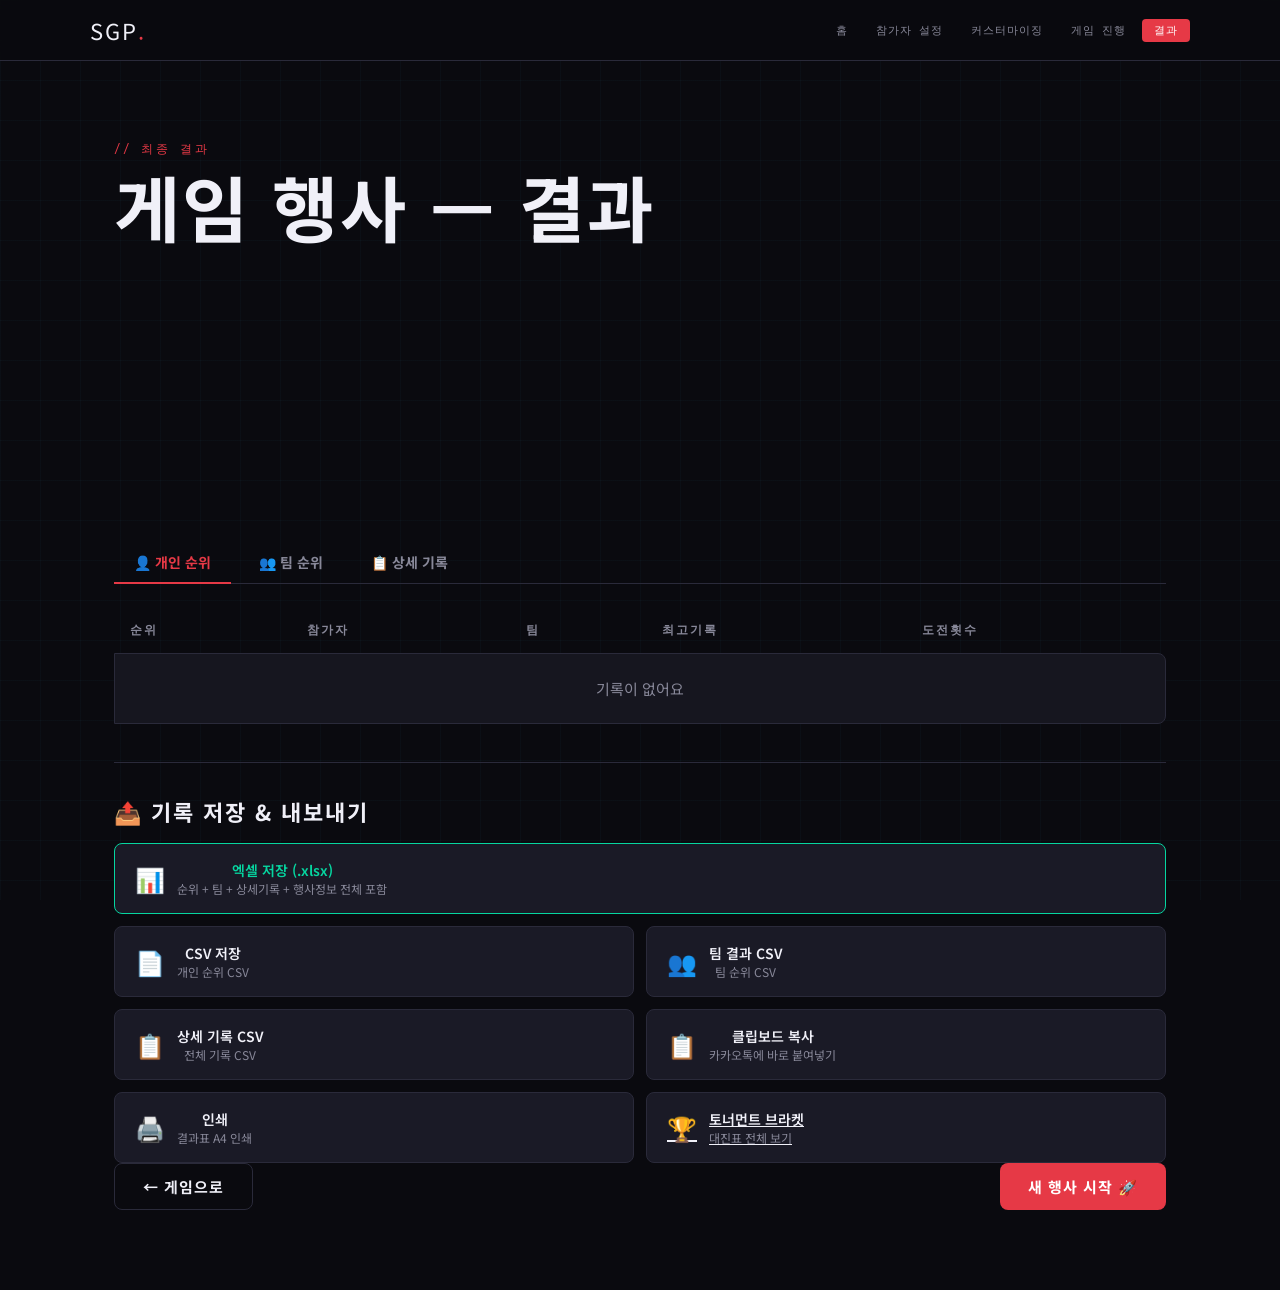
<file: result.html>
<!DOCTYPE html>
<html lang="ko">
<head>
<meta charset="UTF-8">
<meta name="viewport" content="width=device-width, initial-scale=1.0">
<title>SGP — 최종 결과</title>
<link rel="stylesheet" href="css/style.css">
<style>
.podium {
  display: flex; align-items: flex-end; justify-content: center;
  gap: 16px; margin: 40px 0; height: 180px;
}
.podium-place {
  display: flex; flex-direction: column; align-items: center;
  justify-content: flex-end;
}
.podium-block {
  width: 120px; border-radius: 8px 8px 0 0;
  display: flex; flex-direction: column; align-items: center;
  justify-content: center; padding: 16px 8px;
}
.podium-medal { font-size: 28px; margin-bottom: 6px; }
.podium-name { font-family: var(--font-display); font-size: 16px; letter-spacing: 1px; text-align:center; }
.podium-time { font-family: var(--font-mono); font-size: 13px; margin-top: 4px; }
.podium-rank { font-family: var(--font-display); font-size: 13px; color: var(--text-dim); margin-bottom: 6px; }

.result-table {
  width: 100%; border-collapse: separate; border-spacing: 0 6px;
}
.result-table th {
  font-family: var(--font-mono); font-size: 12px; letter-spacing: 2px;
  color: var(--text-dim); text-transform: uppercase;
  padding: 8px 16px; text-align: left;
}
.result-table td {
  padding: 14px 16px; background: var(--card);
  border-top: 1px solid var(--border);
  border-bottom: 1px solid var(--border);
  font-size: 15px;
}
.result-table td:first-child { border-left: 1px solid var(--border); border-radius: 8px 0 0 8px; }
.result-table td:last-child  { border-right: 1px solid var(--border); border-radius: 0 8px 8px 0; }
.result-table tr.rank-1 td { border-color: var(--yellow); background: rgba(255,214,10,.05); }
.result-table tr.rank-2 td { border-color: #c0c0c0; background: rgba(192,192,192,.04); }
.result-table tr.rank-3 td { border-color: #cd7f32; background: rgba(205,127,50,.04); }

.export-grid { display: grid; grid-template-columns: repeat(2, 1fr); gap: 12px; }
.export-btn {
  display: flex; align-items: center; gap: 12px;
  background: var(--bg3); border: 1px solid var(--border);
  border-radius: var(--radius); padding: 16px 20px;
  cursor: pointer; transition: border-color .2s;
  color: var(--text); font-family: var(--font-body);
  font-size: 14px; font-weight: 600;
}
.export-btn:hover { border-color: var(--blue); color: var(--blue); }
.export-icon { font-size: 24px; }

.tab-row { display: flex; gap: 8px; margin-bottom: 24px; border-bottom: 1px solid var(--border); }
.tab-btn {
  padding: 10px 20px; font-weight: 700; font-size: 14px;
  background: none; border: none; color: var(--text-dim);
  cursor: pointer; border-bottom: 2px solid transparent;
  font-family: var(--font-body); transition: all .2s;
  margin-bottom: -1px;
}
.tab-btn.active { color: var(--red); border-bottom-color: var(--red); }
.tab-content { display: none; }
.tab-content.active { display: block; }

.winner-banner {
  text-align: center; padding: 48px 32px;
  background: radial-gradient(ellipse at center, rgba(255,214,10,.12) 0%, transparent 70%);
  border: 1px solid rgba(255,214,10,.2); border-radius: 16px; margin-bottom: 32px;
}
.winner-crown { font-size: 64px; }
.winner-name { font-family: var(--font-display); font-size: clamp(36px, 8vw, 64px); letter-spacing: 3px; color: var(--yellow); margin: 12px 0; }
.winner-time { font-family: var(--font-mono); font-size: 24px; color: var(--blue); }
</style>
</head>
<body>

<nav>
  <div class="nav-inner">
    <a class="nav-logo" href="index.html">SGP<span>.</span></a>
    <div class="nav-steps">
      <a class="nav-step" href="index.html">홈</a>
      <a class="nav-step" href="setup.html">참가자 설정</a>
      <a class="nav-step" href="customize.html">커스터마이징</a>
      <a class="nav-step" href="game.html">게임 진행</a>
      <a class="nav-step active" href="result.html">결과</a>
    </div>
  </div>
</nav>

<div class="page">
<div class="container">

  <div class="page-header anim-fade-in">
    <div class="label">// 최종 결과</div>
    <h1 id="event-title">결과</h1>
  </div>

  <!-- 우승자 배너 -->
  <div class="winner-banner anim-fade-in" id="winner-banner" style="display:none;">
    <div class="winner-crown">🏆</div>
    <div class="winner-name" id="winner-name">—</div>
    <div class="winner-time" id="winner-time">—</div>
  </div>

  <!-- 시상대 -->
  <div class="podium anim-fade-in" id="podium"></div>

  <!-- 탭 -->
  <div class="tab-row">
    <button class="tab-btn active" onclick="showTab('individual')">👤 개인 순위</button>
    <button class="tab-btn" onclick="showTab('team')">👥 팀 순위</button>
    <button class="tab-btn" onclick="showTab('detail')">📋 상세 기록</button>
  </div>

  <!-- 개인 순위 -->
  <div class="tab-content active" id="tab-individual">
    <table class="result-table">
      <thead>
        <tr>
          <th>순위</th>
          <th>참가자</th>
          <th>팀</th>
          <th>최고기록</th>
          <th>도전횟수</th>
        </tr>
      </thead>
      <tbody id="result-tbody"></tbody>
    </table>
  </div>

  <!-- 팀 순위 -->
  <div class="tab-content" id="tab-team">
    <div id="team-result-list"></div>
  </div>

  <!-- 상세 기록 -->
  <div class="tab-content" id="tab-detail">
    <table class="result-table">
      <thead>
        <tr><th>참가자</th><th>팀</th><th>라운드</th><th>기록</th><th>시각</th></tr>
      </thead>
      <tbody id="detail-tbody"></tbody>
    </table>
  </div>

  <hr class="divider">

  <!-- 내보내기 -->
  <h2 class="text-display mb-16" style="font-size:22px; letter-spacing:2px;">📤 기록 저장 & 내보내기</h2>
  <div class="export-grid mb-32">
    <button class="export-btn" onclick="ExcelIO.exportResultExcel()" style="border-color:var(--green); grid-column:1/-1;">
      <span class="export-icon">📊</span>
      <div><div style="color:var(--green);">엑셀 저장 (.xlsx)</div><div class="text-dim" style="font-size:12px; font-weight:400;">순위 + 팀 + 상세기록 + 행사정보 전체 포함</div></div>
    </button>
    <button class="export-btn" onclick="Export.exportResults()">
      <span class="export-icon">📄</span>
      <div><div>CSV 저장</div><div class="text-dim" style="font-size:12px; font-weight:400;">개인 순위 CSV</div></div>
    </button>
    <button class="export-btn" onclick="Export.exportTeamResults()">
      <span class="export-icon">👥</span>
      <div><div>팀 결과 CSV</div><div class="text-dim" style="font-size:12px; font-weight:400;">팀 순위 CSV</div></div>
    </button>
    <button class="export-btn" onclick="Export.exportDetailRecords()">
      <span class="export-icon">📋</span>
      <div><div>상세 기록 CSV</div><div class="text-dim" style="font-size:12px; font-weight:400;">전체 기록 CSV</div></div>
    </button>
    <button class="export-btn" onclick="Export.copyResultText()">
      <span class="export-icon">📋</span>
      <div><div>클립보드 복사</div><div class="text-dim" style="font-size:12px; font-weight:400;">카카오톡에 바로 붙여넣기</div></div>
    </button>
    <button class="export-btn" onclick="window.print()">
      <span class="export-icon">🖨️</span>
      <div><div>인쇄</div><div class="text-dim" style="font-size:12px; font-weight:400;">결과표 A4 인쇄</div></div>
    </button>
    <a class="export-btn" href="tournament.html">
      <span class="export-icon">🏆</span>
      <div><div>토너먼트 브라켓</div><div class="text-dim" style="font-size:12px; font-weight:400;">대진표 전체 보기</div></div>
    </a>
  </div>

  <div class="flex justify-between">
    <a href="game.html" class="btn btn-outline">← 게임으로</a>
    <button class="btn btn-primary" onclick="newEvent()">새 행사 시작 🚀</button>
  </div>

</div>
</div>

<script src="js/app.js"></script>
<script src="js/export.js"></script>
<script src="js/export.js"></script>
<script>
function init() {
  const state = App.getState();
  document.getElementById('event-title').textContent = state.event.name + ' — 결과';
  renderPodium();
  renderIndividual();
  renderTeam();
  renderDetail();
}

function renderPodium() {
  const ranking = App.getRanking().filter(r => r.best).slice(0, 3);
  if (!ranking.length) return;

  // 우승자 배너
  const winner = ranking[0];
  document.getElementById('winner-banner').style.display = 'block';
  document.getElementById('winner-name').textContent = winner.participant.name;
  document.getElementById('winner-time').textContent = App.formatTime(winner.best.time);

  // 시상대 순서: 2등, 1등, 3등
  const order = [ranking[1], ranking[0], ranking[2]].filter(Boolean);
  const heights = [120, 160, 90];
  const medals = ['🥈', '🥇', '🥉'];
  const colors = ['rgba(192,192,192,.2)', 'rgba(255,214,10,.2)', 'rgba(205,127,50,.2)'];
  const borderColors = ['#c0c0c0', '#ffd60a', '#cd7f32'];

  document.getElementById('podium').innerHTML = order.map((item, i) => `
    <div class="podium-place">
      <div class="podium-medal">${medals[i]}</div>
      <div class="podium-block" style="height:${heights[i]}px; background:${colors[i]}; border:1px solid ${borderColors[i]};">
        <div class="podium-name">${item.participant.name}</div>
        <div class="podium-time">${App.formatTime(item.best.time)}</div>
      </div>
    </div>
  `).join('');
}

function renderIndividual() {
  const ranking = App.getRanking();
  document.getElementById('result-tbody').innerHTML = ranking.map((item, idx) => {
    const cls = idx===0?'rank-1':idx===1?'rank-2':idx===2?'rank-3':'';
    const team = item.participant.teamId ? App.getTeam(item.participant.teamId) : null;
    const count = App.getRecords(item.participant.id).length;
    return `<tr class="${cls}">
      <td><strong>${['🥇','🥈','🥉'][idx]??idx+1}</strong></td>
      <td><strong>${item.participant.name}</strong></td>
      <td>${team ? `<span class="badge badge-blue">${team.name}</span>` : '<span class="text-dim">개인</span>'}</td>
      <td><span style="font-family:var(--font-mono); color:var(--blue);">${item.best ? App.formatTime(item.best.time) : '—'}</span></td>
      <td>${count}회</td>
    </tr>`;
  }).join('') || '<tr><td colspan="5" class="text-dim text-sm" style="text-align:center; padding:24px;">기록이 없어요</td></tr>';
}

function renderTeam() {
  const ranking = App.getTeamRanking();
  const el = document.getElementById('team-result-list');
  if (!ranking.length) { el.innerHTML = '<div class="text-dim text-sm">팀이 없어요</div>'; return; }
  el.innerHTML = ranking.map((item, idx) => `
    <div class="rank-row ${idx===0?'rank-1':idx===1?'rank-2':idx===2?'rank-3':''} mb-8">
      <div class="rank-num">${['🥇','🥈','🥉'][idx]??idx+1}</div>
      <div class="team-dot" style="background:${item.team.color};"></div>
      <div class="rank-name">${item.team.name} <span class="text-dim text-sm">(${item.count}명)</span></div>
      <div>
        <div class="rank-time">${App.formatTime(item.totalTime)}</div>
        <div class="text-dim text-sm" style="text-align:right;">평균 ${App.formatTime(item.avgTime)}</div>
      </div>
    </div>
  `).join('');
}

function renderDetail() {
  const state = App.getState();
  document.getElementById('detail-tbody').innerHTML = state.records.map(r => {
    const p = App.getParticipant(r.participantId);
    const t = p?.teamId ? App.getTeam(p.teamId) : null;
    return `<tr>
      <td>${p?.name??'?'}</td>
      <td>${t ? t.name : '개인'}</td>
      <td>R${r.round??1} L${r.lap??1}</td>
      <td><span style="font-family:var(--font-mono); color:var(--blue);">${r.time ? App.formatTime(r.time) : '—'}</span></td>
      <td class="text-dim text-sm">${new Date(r.timestamp).toLocaleTimeString('ko-KR')}</td>
    </tr>`;
  }).join('') || '<tr><td colspan="5" class="text-dim text-sm" style="text-align:center; padding:24px;">기록이 없어요</td></tr>';
}

function showTab(id) {
  document.querySelectorAll('.tab-btn').forEach((b,i) => b.classList.toggle('active', ['individual','team','detail'][i]===id));
  document.querySelectorAll('.tab-content').forEach(c => c.classList.toggle('active', c.id===`tab-${id}`));
}

function newEvent() {
  if (!confirm('새 행사를 시작하면 현재 데이터가 초기화됩니다. 계속할까요?')) return;
  App.resetState();
  window.location.href = 'index.html';
}

init();
</script>
</body>
</html>
</file>
<file: css/style.css>
@import url('https://fonts.googleapis.com/css2?family=Noto+Sans+KR:wght@400;500;600;700;800;900&family=Share+Tech+Mono&display=swap');

:root {
  --bg:       #0a0a0f;
  --bg2:      #111118;
  --bg3:      #1a1a26;
  --border:   #2a2a3a;
  --red:      #e63946;
  --red-dim:  #7a1c23;
  --blue:     #4cc9f0;
  --green:    #06d6a0;
  --yellow:   #ffd60a;
  --purple:   #7b2fff;
  --orange:   #ff6b35;
  --text:     #f0f0f8;
  --text-dim: #888899;
  --card:     #16161f;
  --radius:   8px;
  --font-display: 'Noto Sans KR', sans-serif;
  --font-body:    'Noto Sans KR', sans-serif;
  --font-mono:    'Share Tech Mono', monospace;
}

*, *::before, *::after { box-sizing: border-box; margin: 0; padding: 0; }

html { scroll-behavior: smooth; }

body {
  background: var(--bg);
  color: var(--text);
  font-family: var(--font-body);
  font-size: 16px;
  min-height: 100vh;
  overflow-x: hidden;
}

/* ── 배경 그리드 효과 ── */
body::before {
  content: '';
  position: fixed;
  inset: 0;
  background-image:
    linear-gradient(rgba(76,201,240,.03) 1px, transparent 1px),
    linear-gradient(90deg, rgba(76,201,240,.03) 1px, transparent 1px);
  background-size: 40px 40px;
  pointer-events: none;
  z-index: 0;
}

/* ── 레이아웃 ── */
.container { max-width: 1100px; margin: 0 auto; padding: 0 24px; position: relative; z-index: 1; }
.page { min-height: 100vh; padding: 32px 0 80px; }

/* ── 네비게이션 ── */
nav {
  position: sticky; top: 0; z-index: 100;
  background: rgba(10,10,15,.92);
  border-bottom: 1px solid var(--border);
  backdrop-filter: blur(12px);
  padding: 0 24px;
}
.nav-inner {
  max-width: 1100px; margin: 0 auto;
  display: flex; align-items: center; justify-content: space-between;
  height: 60px;
}
.nav-logo {
  font-family: var(--font-display);
  font-size: 22px; letter-spacing: 2px;
  color: var(--text);
  text-decoration: none;
}
.nav-logo span { color: var(--red); }
.nav-steps {
  display: flex; gap: 4px;
}
.nav-step {
  font-family: var(--font-mono);
  font-size: 11px; letter-spacing: 1px;
  padding: 4px 12px; border-radius: 4px;
  color: var(--text-dim);
  text-decoration: none;
  transition: all .2s;
}
.nav-step.active { background: var(--red); color: white; }
.nav-step:hover:not(.active) { color: var(--text); background: var(--bg3); }

/* ── 페이지 헤더 ── */
.page-header { padding: 48px 0 40px; }
.page-header .label {
  font-family: var(--font-mono);
  font-size: 12px; letter-spacing: 3px;
  color: var(--red); margin-bottom: 12px;
  text-transform: uppercase;
}
.page-header h1 {
  font-family: var(--font-display);
  font-size: clamp(36px, 6vw, 72px);
  letter-spacing: 2px; line-height: 1;
  color: var(--text);
}
.page-header p {
  margin-top: 12px;
  color: var(--text-dim); font-size: 16px;
}

/* ── 카드 ── */
.card {
  background: var(--card);
  border: 1px solid var(--border);
  border-radius: var(--radius);
  padding: 24px;
}
.card-title {
  font-family: var(--font-display);
  font-size: 20px; letter-spacing: 1px;
  margin-bottom: 16px; color: var(--text);
}

/* ── 버튼 ── */
.btn {
  display: inline-flex; align-items: center; gap: 8px;
  font-family: var(--font-body); font-weight: 700;
  font-size: 15px; letter-spacing: 1px;
  padding: 12px 28px; border-radius: var(--radius);
  border: none; cursor: pointer;
  transition: all .2s; text-decoration: none;
  text-transform: uppercase;
}
.btn-primary { background: var(--red); color: white; }
.btn-primary:hover { background: #ff4d5a; transform: translateY(-2px); box-shadow: 0 8px 24px rgba(230,57,70,.4); }
.btn-secondary { background: var(--bg3); color: var(--text); border: 1px solid var(--border); }
.btn-secondary:hover { border-color: var(--blue); color: var(--blue); }
.btn-outline { background: transparent; color: var(--text); border: 1px solid var(--border); }
.btn-outline:hover { border-color: var(--red); color: var(--red); }
.btn-green { background: var(--green); color: #0a0a0f; }
.btn-green:hover { filter: brightness(1.1); transform: translateY(-2px); }
.btn-blue { background: var(--blue); color: #0a0a0f; }
.btn-sm { padding: 8px 16px; font-size: 13px; }
.btn-lg { padding: 16px 40px; font-size: 18px; }
.btn-block { width: 100%; justify-content: center; }
.btn:disabled { opacity: .4; cursor: not-allowed; transform: none !important; }

/* ── 입력 ── */
.form-group { margin-bottom: 20px; }
.form-label {
  display: block; margin-bottom: 6px;
  font-size: 13px; font-weight: 600; letter-spacing: 1px;
  color: var(--text-dim); text-transform: uppercase;
}
.form-input {
  width: 100%; padding: 12px 16px;
  background: var(--bg3); border: 1px solid var(--border);
  border-radius: var(--radius); color: var(--text);
  font-family: var(--font-body); font-size: 16px;
  transition: border-color .2s;
}
.form-input:focus { outline: none; border-color: var(--blue); }
.form-select {
  width: 100%; padding: 12px 16px;
  background: var(--bg3); border: 1px solid var(--border);
  border-radius: var(--radius); color: var(--text);
  font-family: var(--font-body); font-size: 16px;
  cursor: pointer;
}
.form-select:focus { outline: none; border-color: var(--blue); }

/* ── 배지 ── */
.badge {
  display: inline-block; padding: 3px 10px; border-radius: 20px;
  font-size: 12px; font-weight: 700; letter-spacing: 1px;
  text-transform: uppercase;
}
.badge-red { background: rgba(230,57,70,.15); color: var(--red); border: 1px solid var(--red-dim); }
.badge-blue { background: rgba(76,201,240,.1); color: var(--blue); border: 1px solid rgba(76,201,240,.3); }
.badge-green { background: rgba(6,214,160,.1); color: var(--green); border: 1px solid rgba(6,214,160,.3); }
.badge-yellow { background: rgba(255,214,10,.1); color: var(--yellow); border: 1px solid rgba(255,214,10,.3); }

/* ── 그리드 ── */
.grid-2 { display: grid; grid-template-columns: repeat(2, 1fr); gap: 16px; }
.grid-3 { display: grid; grid-template-columns: repeat(3, 1fr); gap: 16px; }
.grid-4 { display: grid; grid-template-columns: repeat(4, 1fr); gap: 16px; }

@media (max-width: 768px) {
  .grid-2, .grid-3, .grid-4 { grid-template-columns: 1fr; }
  .nav-steps { display: none; }
}

/* ── 구분선 ── */
.divider { border: none; border-top: 1px solid var(--border); margin: 32px 0; }

/* ── 유틸 ── */
.text-red    { color: var(--red); }
.text-blue   { color: var(--blue); }
.text-green  { color: var(--green); }
.text-yellow { color: var(--yellow); }
.text-dim    { color: var(--text-dim); }
.text-mono   { font-family: var(--font-mono); }
.text-display{ font-family: var(--font-display); letter-spacing: 1px; }
.text-center { text-align: center; }
.text-sm     { font-size: 13px; }
.mt-8  { margin-top: 8px; }
.mt-16 { margin-top: 16px; }
.mt-24 { margin-top: 24px; }
.mt-32 { margin-top: 32px; }
.mb-8  { margin-bottom: 8px; }
.mb-16 { margin-bottom: 16px; }
.mb-24 { margin-bottom: 24px; }
.flex  { display: flex; }
.flex-center { display: flex; align-items: center; justify-content: center; }
.gap-8  { gap: 8px; }
.gap-16 { gap: 16px; }
.gap-24 { gap: 24px; }
.justify-between { justify-content: space-between; }
.items-center    { align-items: center; }

/* ── 애니메이션 ── */
@keyframes fadeInUp {
  from { opacity: 0; transform: translateY(20px); }
  to   { opacity: 1; transform: translateY(0); }
}
@keyframes pulse {
  0%, 100% { opacity: 1; }
  50%       { opacity: .5; }
}
@keyframes spin {
  to { transform: rotate(360deg); }
}
.anim-fade-in { animation: fadeInUp .4s ease both; }

/* ── 토스트 ── */
#toast-container {
  position: fixed; bottom: 24px; right: 24px;
  z-index: 9999; display: flex; flex-direction: column; gap: 8px;
}
.toast {
  background: var(--bg3); border: 1px solid var(--border);
  border-radius: var(--radius); padding: 12px 20px;
  font-size: 14px; font-weight: 600;
  animation: fadeInUp .3s ease both;
  max-width: 320px;
}
.toast-success { border-color: var(--green); color: var(--green); }
.toast-error   { border-color: var(--red);   color: var(--red); }
.toast-info    { border-color: var(--blue);   color: var(--blue); }

/* ── 모달 ── */
.modal-overlay {
  position: fixed; inset: 0; z-index: 200;
  background: rgba(0,0,0,.7); backdrop-filter: blur(4px);
  display: flex; align-items: center; justify-content: center;
  padding: 24px;
}
.modal-overlay.hidden { display: none; }
.modal {
  background: var(--bg2); border: 1px solid var(--border);
  border-radius: 12px; padding: 32px;
  max-width: 520px; width: 100%;
  animation: fadeInUp .3s ease both;
}
.modal-title {
  font-family: var(--font-display);
  font-size: 24px; letter-spacing: 1px;
  margin-bottom: 16px;
}
.modal-actions { display: flex; gap: 12px; justify-content: flex-end; margin-top: 24px; }

/* ── 순위판 ── */
.rank-row {
  display: flex; align-items: center; gap: 16px;
  padding: 14px 20px; border-radius: var(--radius);
  border: 1px solid var(--border);
  background: var(--card);
  transition: all .3s;
}
.rank-row:hover { border-color: var(--blue); }
.rank-row.rank-1 { border-color: var(--yellow); background: rgba(255,214,10,.05); }
.rank-row.rank-2 { border-color: #c0c0c0; background: rgba(192,192,192,.05); }
.rank-row.rank-3 { border-color: #cd7f32; background: rgba(205,127,50,.05); }
.rank-num {
  font-family: var(--font-display);
  font-size: 28px; width: 40px; text-align: center;
  color: var(--text-dim);
}
.rank-row.rank-1 .rank-num { color: var(--yellow); }
.rank-row.rank-2 .rank-num { color: #c0c0c0; }
.rank-row.rank-3 .rank-num { color: #cd7f32; }
.rank-name { flex: 1; font-size: 18px; font-weight: 700; }
.rank-time {
  font-family: var(--font-mono);
  font-size: 20px; color: var(--blue);
}

/* ── 타이머 큰 숫자 ── */
.timer-display {
  font-family: var(--font-mono);
  font-size: clamp(64px, 15vw, 160px);
  line-height: 1; text-align: center;
  color: var(--text);
  text-shadow: 0 0 60px rgba(76,201,240,.3);
}
.timer-display.running { color: var(--green); }
.timer-display.stopped { color: var(--red); }

/* ── 토너먼트 브라켓 ── */
.bracket-round { display: flex; flex-direction: column; gap: 16px; justify-content: space-around; }
.bracket-match {
  background: var(--card); border: 1px solid var(--border);
  border-radius: var(--radius); overflow: hidden; min-width: 180px;
}
.bracket-player {
  display: flex; align-items: center; justify-content: space-between;
  padding: 10px 14px; font-size: 14px; font-weight: 600;
  border-bottom: 1px solid var(--border);
}
.bracket-player:last-child { border-bottom: none; }
.bracket-player.winner { background: rgba(6,214,160,.1); color: var(--green); }
.bracket-player.loser  { opacity: .4; }
.bracket-score {
  font-family: var(--font-mono);
  font-size: 13px; color: var(--blue);
}

/* ── 팀 색상 ── */
.team-dot {
  width: 12px; height: 12px; border-radius: 50%; flex-shrink: 0;
}

/* ── 스크롤바 ── */
::-webkit-scrollbar { width: 6px; }
::-webkit-scrollbar-track { background: var(--bg); }
::-webkit-scrollbar-thumb { background: var(--border); border-radius: 3px; }
::-webkit-scrollbar-thumb:hover { background: var(--text-dim); }
</file>
